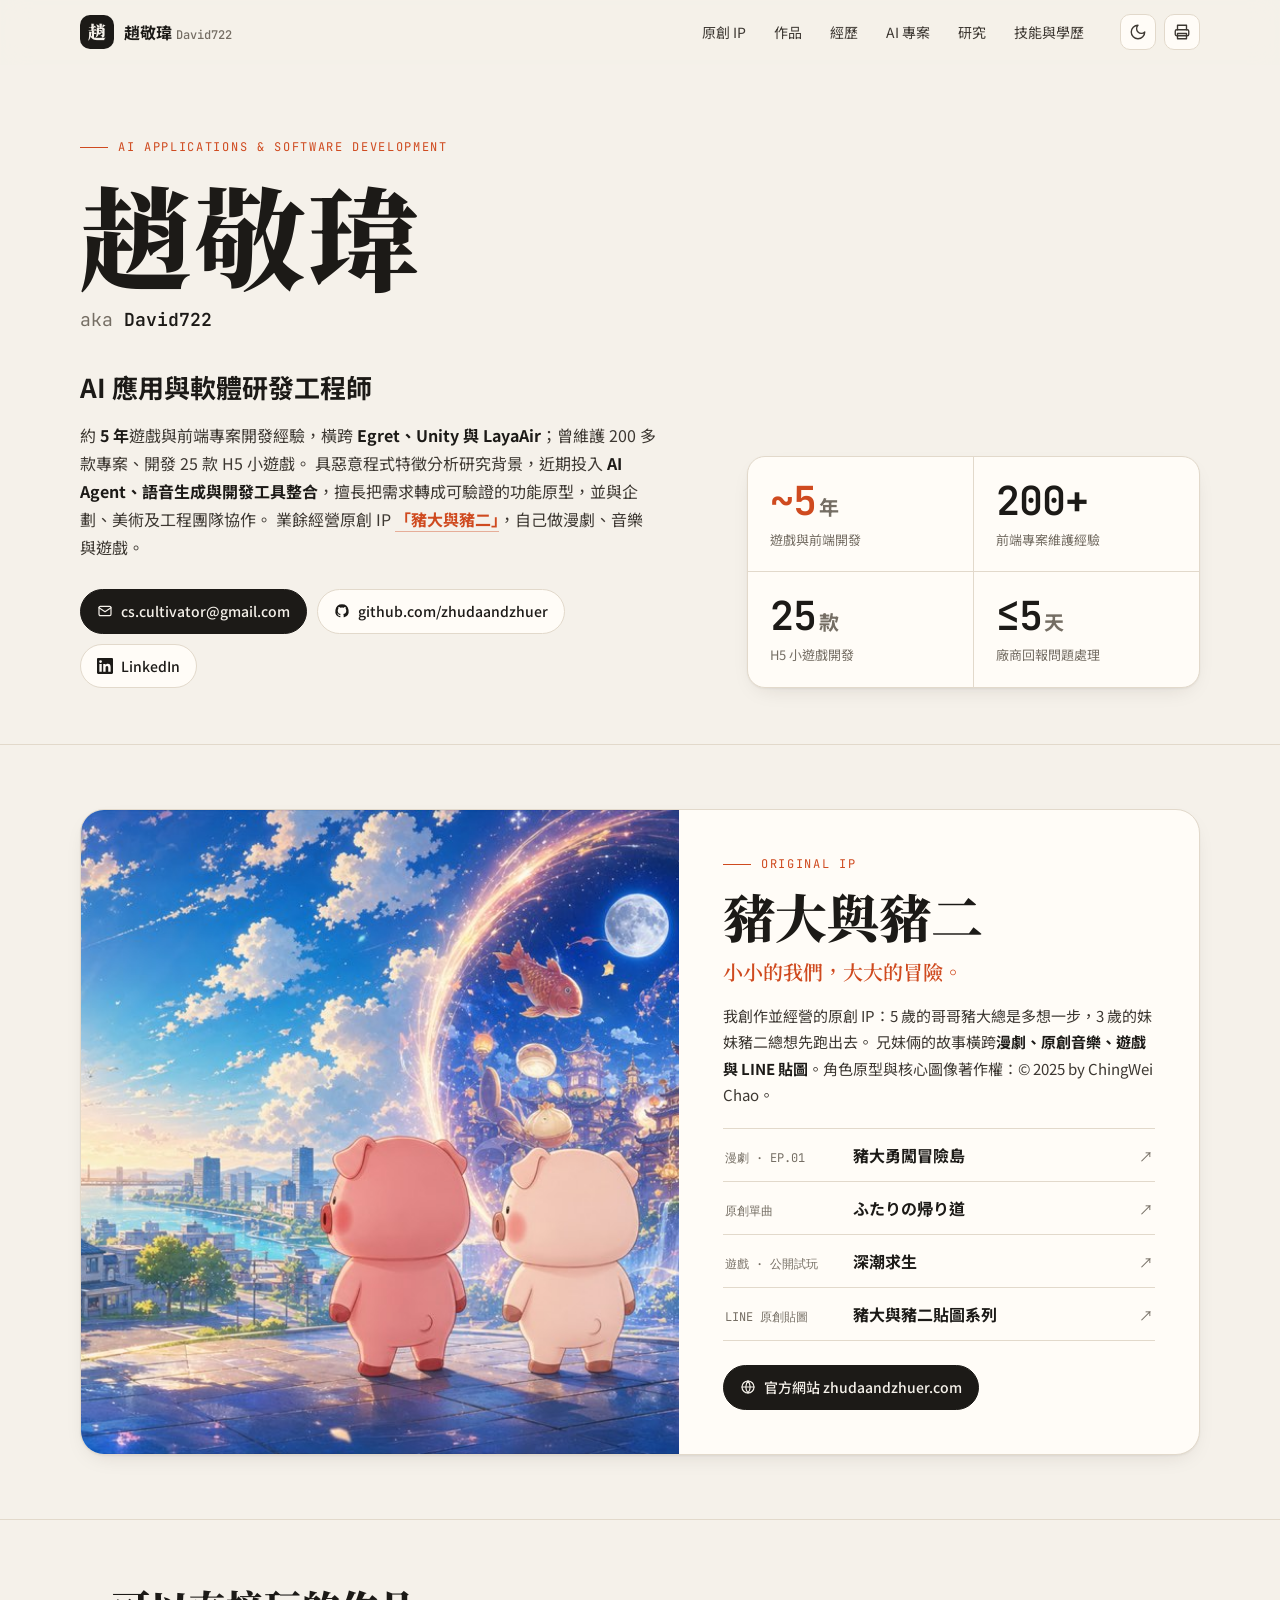
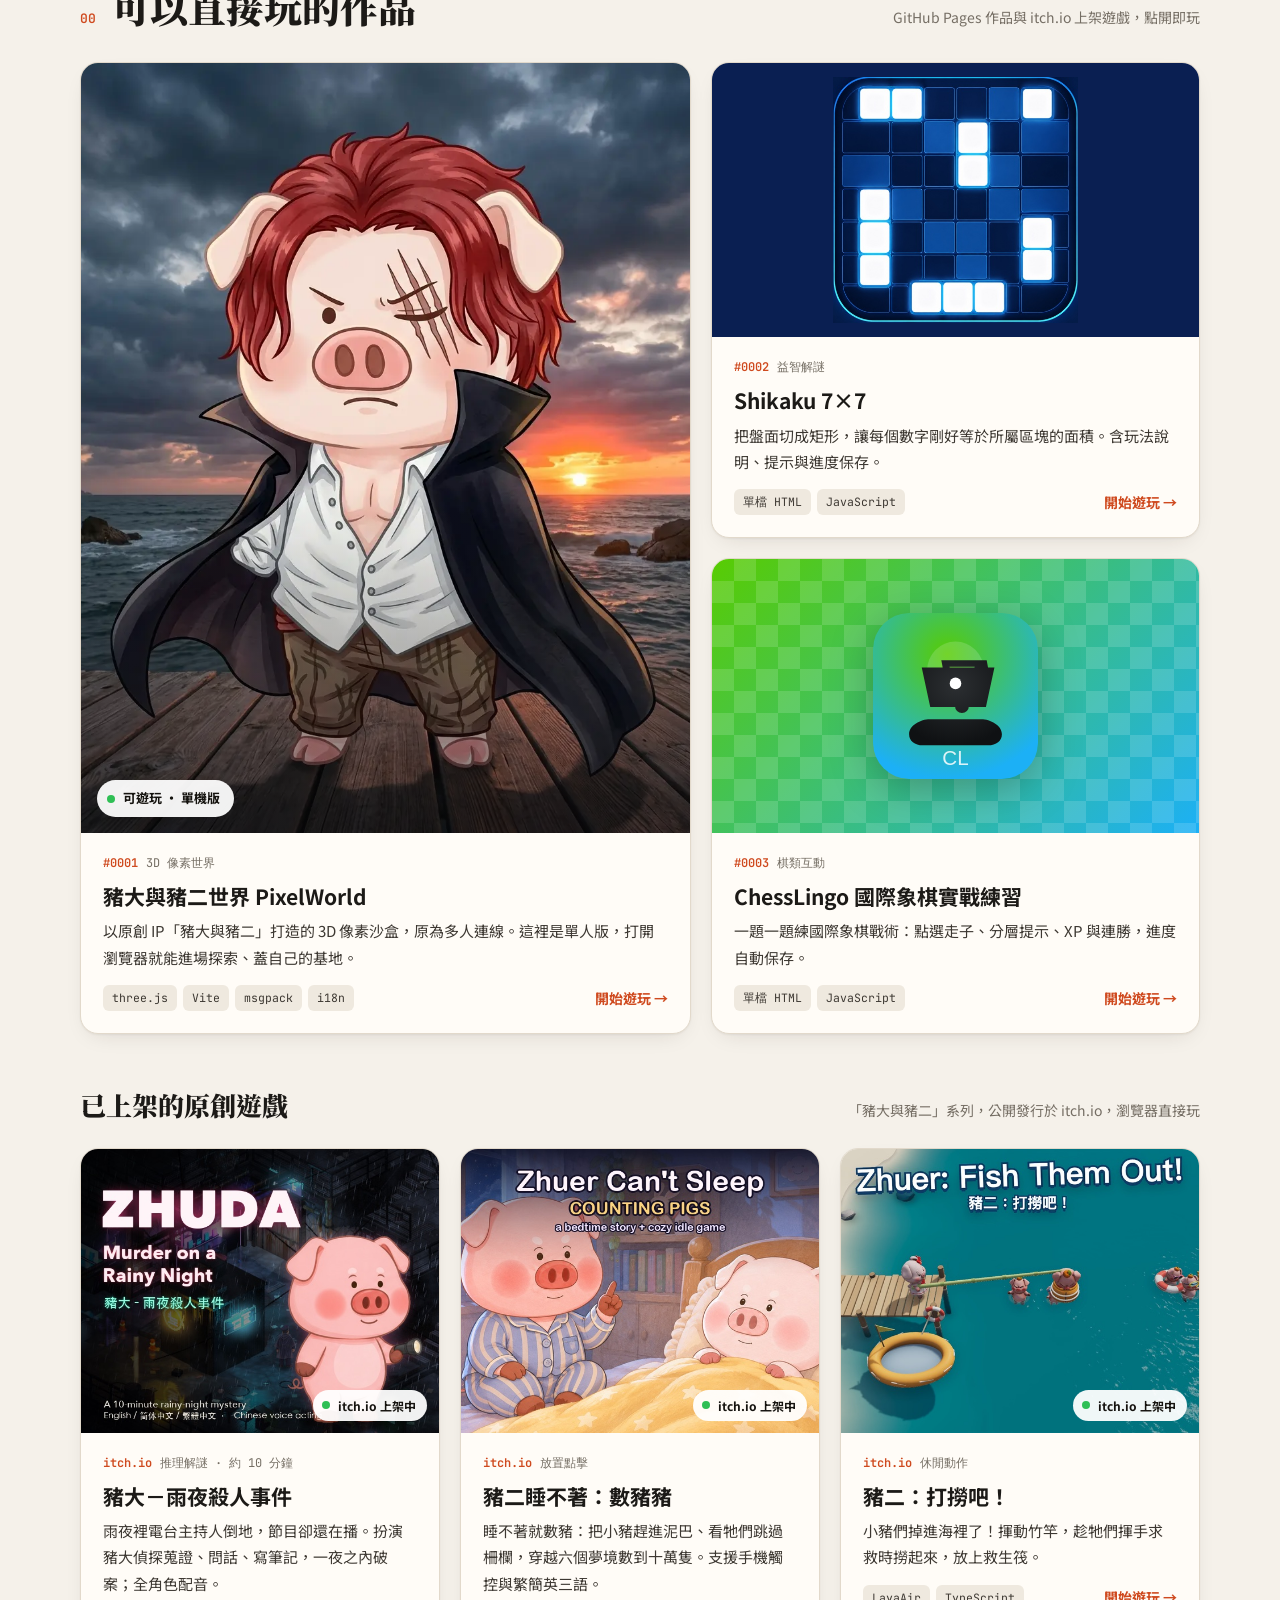
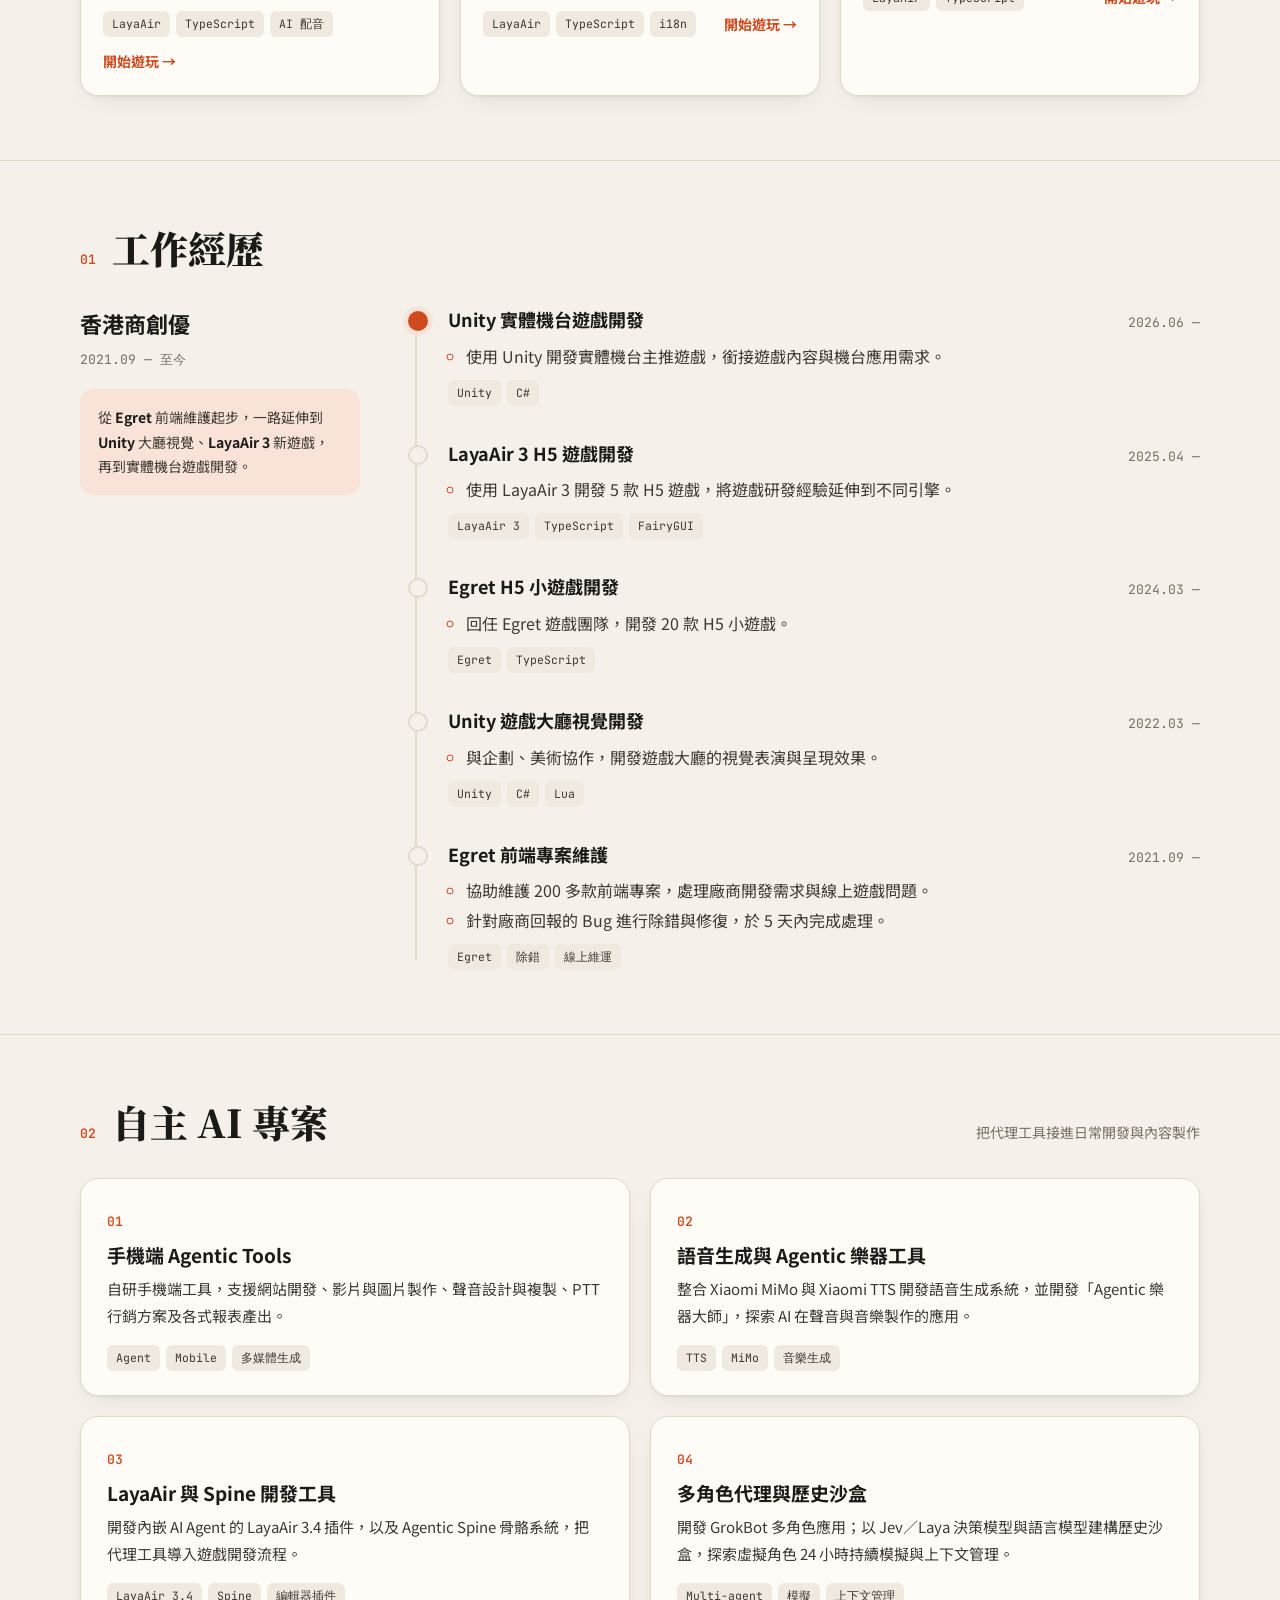
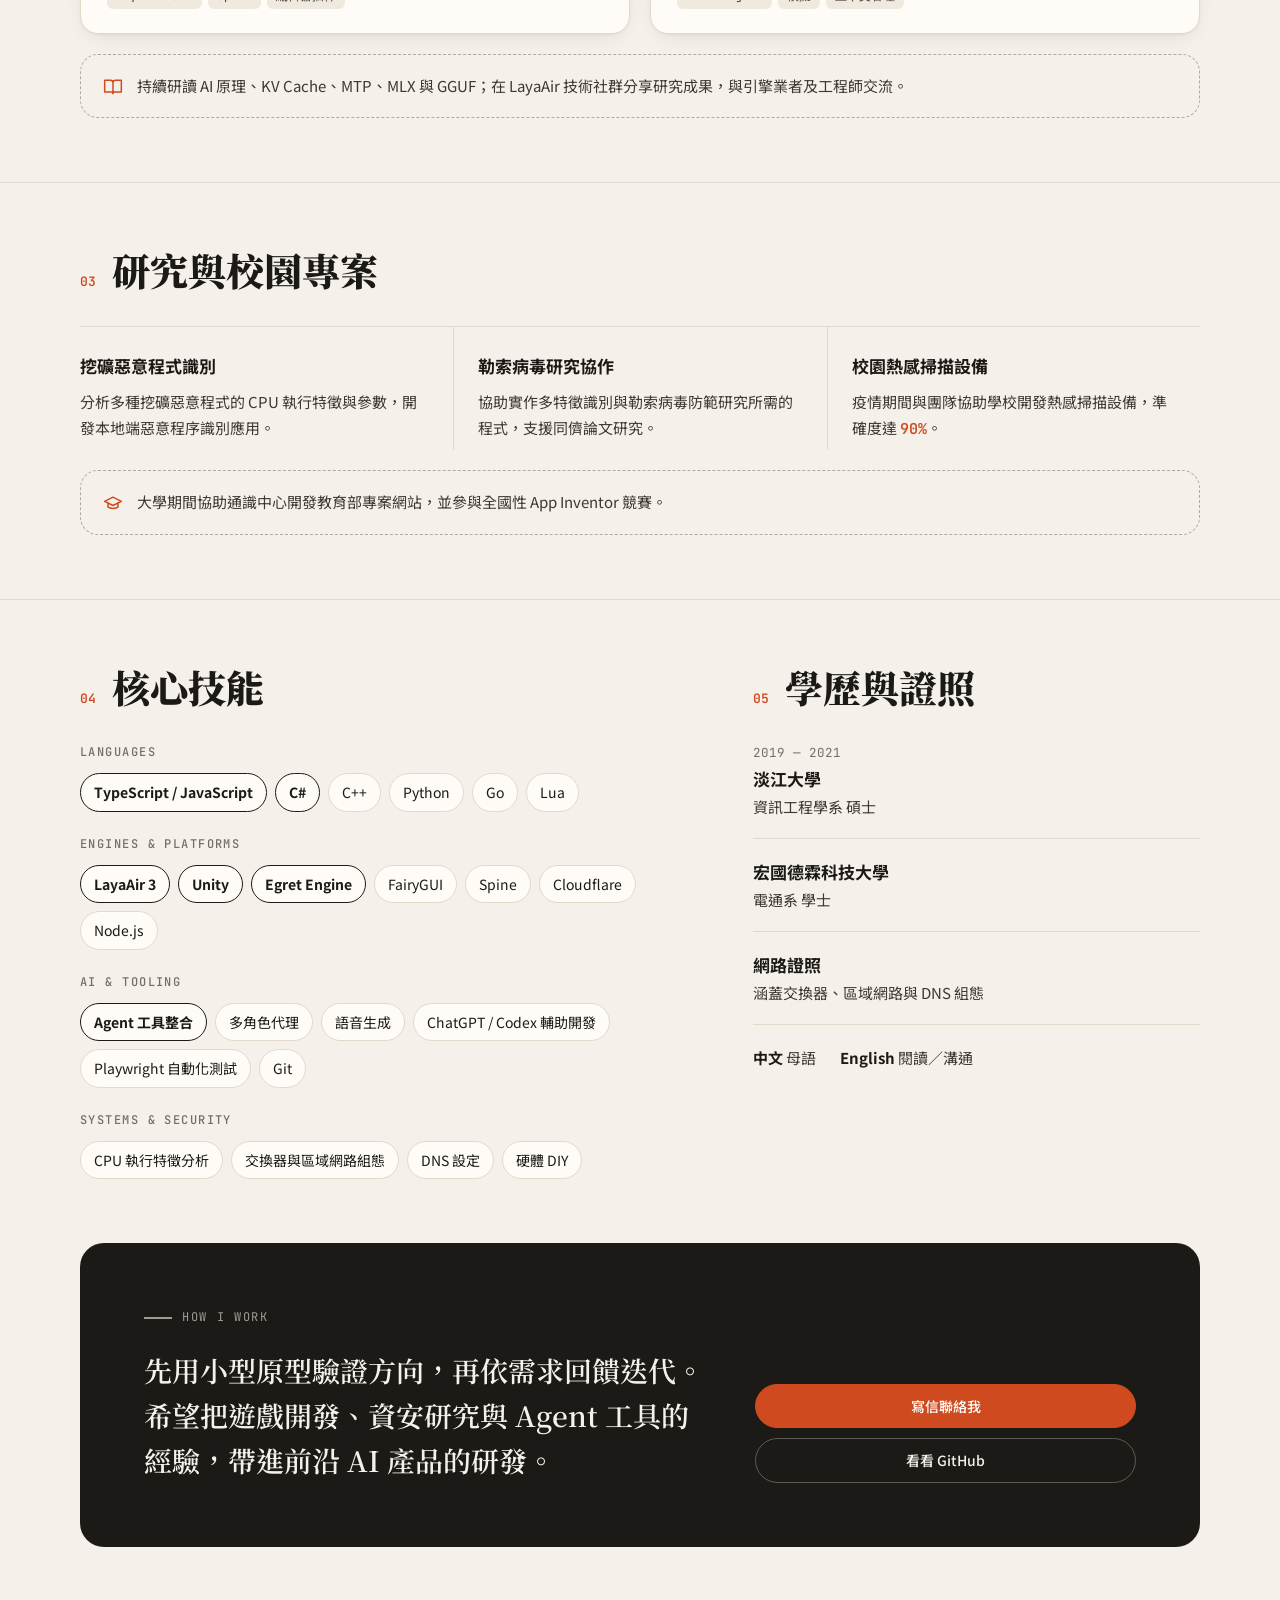
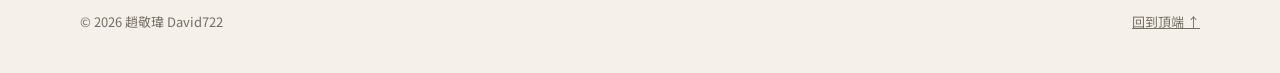
<file: index.html>
<!doctype html>
<html lang="zh-Hant">
<head>
  <meta charset="utf-8" />
  <meta name="viewport" content="width=device-width, initial-scale=1" />
  <title>趙敬瑋 David722｜AI 應用與軟體研發</title>
  <meta name="description" content="趙敬瑋（David722）— AI 應用與軟體研發工程師。約 5 年遊戲與前端開發經驗，橫跨 Egret、Unity、LayaAir，近期投入 AI Agent、語音生成與開發工具整合。" />
  <meta property="og:type" content="profile" />
  <meta property="og:title" content="趙敬瑋 David722｜AI 應用與軟體研發" />
  <meta property="og:description" content="遊戲與前端開發 5 年、200+ 專案維護、25 款 H5 小遊戲，以及可直接遊玩的作品。" />
  <meta property="og:url" content="https://zhudaandzhuer.github.io/" />
  <meta property="og:image" content="https://zhudaandzhuer.github.io/myGames/0001-PixelWorld/images/zhuda-loading.jpeg" />
  <link rel="canonical" href="https://zhudaandzhuer.github.io/" />
  <meta name="author" content="趙敬瑋 ChingWei Chao" />
  <script type="application/ld+json">
  {
    "@context": "https://schema.org",
    "@type": "Person",
    "name": "趙敬瑋",
    "alternateName": ["ChingWei Chao", "David722"],
    "url": "https://zhudaandzhuer.github.io/",
    "jobTitle": "AI 應用與軟體研發工程師",
    "sameAs": [
      "https://github.com/zhudaandzhuer",
      "https://www.linkedin.com/in/%E6%95%AC%E7%91%8B-%E8%B6%99-7991b7415/",
      "https://zhudaandzhuer.com/"
    ],
    "founder": {
      "@type": "Organization",
      "name": "豬大與豬二",
      "url": "https://zhudaandzhuer.com/",
      "foundingDate": "2025"
    },
    "owns": {
      "@type": "CreativeWork",
      "name": "豬大與豬二（原創角色 IP）",
      "url": "https://zhudaandzhuer.com/",
      "copyrightHolder": "ChingWei Chao",
      "copyrightYear": "2025"
    }
  }
  </script>
  <link rel="icon" type="image/png" sizes="256x256" href="./myGames/0001-PixelWorld/images/zhuda-zhuer-favicon-256.png">
  <link rel="apple-touch-icon" sizes="180x180" href="./myGames/0001-PixelWorld/apple-touch-icon-180.png">
  <link rel="preconnect" href="https://fonts.googleapis.com">
  <link rel="preconnect" href="https://fonts.gstatic.com" crossorigin>
  <link href="https://fonts.googleapis.com/css2?family=JetBrains+Mono:wght@400;500;600&family=Noto+Sans+TC:wght@400;500;700&family=Noto+Serif+TC:wght@600;900&display=swap" rel="stylesheet">
  <script>
    (function () {
      try {
        var t = localStorage.getItem("theme");
        if (t === "light" || t === "dark") document.documentElement.setAttribute("data-theme", t);
      } catch (e) {}
      document.documentElement.classList.add("js");
    })();
  </script>
  <style>
    :root {
      --bg: #f5f1ea;
      --surface: #fffcf7;
      --surface-2: #efe9df;
      --ink: #1c1a17;
      --ink-2: #3d3832;
      --muted: #756e64;
      --line: #e2d9cb;
      --accent: #cf4a1f;
      --accent-ink: #ffffff;
      --accent-soft: #f9e3d8;
      --shadow: 0 1px 2px rgba(40, 30, 20, .05), 0 8px 24px -12px rgba(40, 30, 20, .18);
      --radius: 18px;
      --serif: "Noto Serif TC", "Songti TC", serif;
      --sans: "Noto Sans TC", -apple-system, "PingFang TC", "Microsoft JhengHei", sans-serif;
      --mono: "JetBrains Mono", ui-monospace, "SF Mono", Menlo, monospace;
      color-scheme: light;
    }
    @media (prefers-color-scheme: dark) {
      :root:not([data-theme="light"]) {
        --bg: #111214;
        --surface: #191b1e;
        --surface-2: #202327;
        --ink: #eeeae3;
        --ink-2: #cfc9bf;
        --muted: #958f85;
        --line: #2b2e33;
        --accent: #ff7b4f;
        --accent-ink: #1a0d07;
        --accent-soft: #33201a;
        --shadow: 0 1px 2px rgba(0, 0, 0, .3), 0 10px 30px -14px rgba(0, 0, 0, .6);
        color-scheme: dark;
      }
    }
    :root[data-theme="dark"] {
      --bg: #111214;
      --surface: #191b1e;
      --surface-2: #202327;
      --ink: #eeeae3;
      --ink-2: #cfc9bf;
      --muted: #958f85;
      --line: #2b2e33;
      --accent: #ff7b4f;
      --accent-ink: #1a0d07;
      --accent-soft: #33201a;
      --shadow: 0 1px 2px rgba(0, 0, 0, .3), 0 10px 30px -14px rgba(0, 0, 0, .6);
      color-scheme: dark;
    }

    * { box-sizing: border-box; }
    html { scroll-behavior: smooth; scroll-padding-top: 80px; }
    body {
      margin: 0;
      background: var(--bg);
      color: var(--ink);
      font-family: var(--sans);
      font-size: 16px;
      line-height: 1.75;
      -webkit-font-smoothing: antialiased;
      text-rendering: optimizeLegibility;
    }
    a { color: inherit; }
    img { display: block; max-width: 100%; }
    .wrap { width: min(1120px, 100% - 32px); margin-inline: auto; }
    .mono { font-family: var(--mono); }
    .sr-only { position: absolute; width: 1px; height: 1px; overflow: hidden; clip: rect(0 0 0 0); white-space: nowrap; }

    /* ---------- top bar ---------- */
    .topbar {
      position: sticky; top: 0; z-index: 20;
      background: color-mix(in srgb, var(--bg) 82%, transparent);
      backdrop-filter: saturate(1.4) blur(14px);
      -webkit-backdrop-filter: saturate(1.4) blur(14px);
      border-bottom: 1px solid transparent;
      transition: border-color .2s;
    }
    .topbar.scrolled { border-bottom-color: var(--line); }
    .topbar .wrap { display: flex; align-items: center; gap: 24px; height: 64px; }
    .brand { display: flex; align-items: center; gap: 10px; text-decoration: none; font-weight: 700; white-space: nowrap; }
    .brand-mark {
      width: 34px; height: 34px; border-radius: 10px;
      display: grid; place-items: center;
      background: var(--ink); color: var(--bg);
      font-family: var(--serif); font-weight: 900; font-size: 18px;
    }
    .brand small { font-family: var(--mono); font-weight: 500; color: var(--muted); font-size: 12px; }
    .nav { display: flex; gap: 4px; margin-left: auto; }
    .nav a {
      text-decoration: none; font-size: 14px; color: var(--ink-2);
      padding: 6px 12px; border-radius: 999px; transition: background .15s, color .15s;
    }
    .nav a:hover { background: var(--surface-2); color: var(--ink); }
    .icon-btn {
      width: 36px; height: 36px; border-radius: 10px; border: 1px solid var(--line);
      background: var(--surface); color: var(--ink-2); cursor: pointer;
      display: grid; place-items: center; transition: border-color .15s, color .15s;
    }
    .icon-btn:hover { border-color: var(--ink-2); color: var(--ink); }
    .icon-btn svg { width: 18px; height: 18px; }
    .tools { display: flex; gap: 8px; }
    @media (max-width: 820px) { .nav { display: none; } .tools { margin-left: auto; } }

    /* ---------- hero ---------- */
    .hero { padding: 72px 0 56px; }
    .hero-grid { display: grid; grid-template-columns: 1.35fr 1fr; gap: 56px; align-items: end; }
    .eyebrow {
      font-family: var(--mono); font-size: 12px; letter-spacing: .14em; text-transform: uppercase;
      color: var(--accent); display: flex; align-items: center; gap: 10px; margin: 0 0 20px;
    }
    .eyebrow::before { content: ""; width: 28px; height: 1.5px; background: currentColor; }
    .name {
      font-family: var(--serif); font-weight: 900;
      font-size: clamp(56px, 10vw, 112px); line-height: 1; letter-spacing: .02em;
      margin: 0;
    }
    .alias { display: inline-block; margin-top: 14px; font-family: var(--mono); font-size: 18px; color: var(--muted); }
    .alias b { color: var(--ink); font-weight: 600; }
    .role { font-size: clamp(20px, 2.4vw, 26px); font-weight: 700; margin: 28px 0 12px; }
    .summary { color: var(--ink-2); max-width: 36em; margin: 0; }
    .summary strong { color: var(--ink); font-weight: 700; }
    .contacts { display: flex; flex-wrap: wrap; gap: 10px; margin-top: 28px; }
    .chip-link {
      display: inline-flex; align-items: center; gap: 8px;
      padding: 9px 16px; border-radius: 999px; border: 1px solid var(--line);
      background: var(--surface); text-decoration: none; font-size: 14px; font-weight: 500;
      transition: border-color .15s, transform .15s;
    }
    .chip-link:hover { border-color: var(--ink-2); transform: translateY(-1px); }
    .chip-link svg { width: 16px; height: 16px; flex: none; }
    .chip-link.primary { background: var(--ink); color: var(--bg); border-color: var(--ink); }

    .stats { display: grid; grid-template-columns: 1fr 1fr; border: 1px solid var(--line); border-radius: var(--radius); background: var(--surface); overflow: hidden; box-shadow: var(--shadow); }
    .stat { padding: 22px 22px 20px; border-right: 1px solid var(--line); border-bottom: 1px solid var(--line); }
    .stat:nth-child(2n) { border-right: 0; }
    .stat:nth-last-child(-n+2) { border-bottom: 0; }
    .stat-num { font-family: var(--mono); font-weight: 600; font-size: clamp(30px, 3.6vw, 40px); line-height: 1.1; letter-spacing: -.02em; }
    .stat-num span { font-family: var(--sans); font-size: .5em; font-weight: 700; margin-left: 2px; color: var(--muted); }
    .stat-label { font-size: 13px; color: var(--muted); margin-top: 6px; }
    .stat.hl .stat-num { color: var(--accent); }

    @media (max-width: 900px) {
      .hero { padding: 40px 0 40px; }
      .hero-grid { grid-template-columns: 1fr; gap: 36px; }
    }

    /* ---------- sections ---------- */
    section.block { padding: 64px 0; border-top: 1px solid var(--line); }
    .sec-head { display: flex; align-items: baseline; gap: 16px; margin-bottom: 32px; flex-wrap: wrap; }
    .sec-no { font-family: var(--mono); font-size: 13px; color: var(--accent); font-weight: 600; }
    .sec-title { font-family: var(--serif); font-weight: 900; font-size: clamp(28px, 3.4vw, 38px); margin: 0; line-height: 1.2; }
    .sec-sub { color: var(--muted); font-size: 14px; margin: 0; flex-basis: 100%; }
    @media (min-width: 900px) { .sec-sub { flex-basis: auto; margin-left: auto; } }
    @media (max-width: 640px) { section.block { padding: 48px 0; } }

    /* ---------- games ---------- */
    .games { display: grid; grid-template-columns: 1.25fr 1fr; grid-template-rows: auto auto; gap: 20px; }
    .game {
      position: relative; display: flex; flex-direction: column;
      background: var(--surface); border: 1px solid var(--line); border-radius: var(--radius);
      overflow: hidden; text-decoration: none; box-shadow: var(--shadow);
      transition: transform .25s cubic-bezier(.2,.7,.3,1), border-color .2s;
    }
    .game:hover { transform: translateY(-4px); border-color: color-mix(in srgb, var(--ink) 30%, var(--line)); }
    .game:focus-visible { outline: 3px solid var(--accent); outline-offset: 3px; }
    .game.feature { grid-row: span 2; }
    .game-cover { position: relative; overflow: hidden; aspect-ratio: 16 / 9; }
    .game.feature .game-cover { aspect-ratio: auto; flex: 1; min-height: 340px; }
    .game-cover img { width: 100%; height: 100%; object-fit: cover; transition: transform .5s cubic-bezier(.2,.7,.3,1); }
    .game:hover .game-cover img { transform: scale(1.04); }
    .cover-pw img { object-position: 50% 22%; }
    .game.feature .game-cover img { position: absolute; inset: 0; }
    .cover-pw::after { content: ""; position: absolute; inset: 0; background: linear-gradient(180deg, transparent 55%, rgba(10,10,14,.55)); }
    .cover-sk { background: #0a1f52; }
    .cover-sk img { object-fit: contain; padding: 14px; }
    .cover-cl {
      display: grid; place-items: center;
      background:
        conic-gradient(rgba(255,255,255,.14) 25%, transparent 0 50%, rgba(255,255,255,.14) 0 75%, transparent 0) 0 0 / 44px 44px,
        linear-gradient(135deg, #58cc02, #1cb0f6);
    }
    .cover-cl img { width: 34%; height: auto; object-fit: contain; filter: drop-shadow(0 10px 20px rgba(0,0,0,.25)); border-radius: 22%; }
    .play-badge {
      position: absolute; left: 16px; bottom: 16px; z-index: 1;
      display: inline-flex; align-items: center; gap: 8px;
      background: rgba(255,255,255,.94); color: #15130f;
      font-size: 13px; font-weight: 700; padding: 7px 14px 7px 10px; border-radius: 999px;
    }
    .play-badge::before {
      content: ""; width: 8px; height: 8px; border-radius: 50%; background: #2fbf55;
      box-shadow: 0 0 0 0 rgba(47,191,85,.6); animation: pulse 2s infinite;
    }
    @keyframes pulse { 70% { box-shadow: 0 0 0 8px rgba(47,191,85,0); } 100% { box-shadow: 0 0 0 0 rgba(47,191,85,0); } }
    .game-body { padding: 20px 22px 22px; display: flex; flex-direction: column; gap: 8px; }
    .game-meta { display: flex; gap: 8px; align-items: center; font-family: var(--mono); font-size: 12px; color: var(--muted); }
    .game-meta .no { color: var(--accent); font-weight: 600; }
    .game-title { font-size: 21px; font-weight: 700; margin: 0; line-height: 1.35; }
    .game-desc { margin: 0; color: var(--ink-2); font-size: 15px; }
    .game-foot { display: flex; justify-content: space-between; align-items: center; gap: 12px; margin-top: 6px; flex-wrap: wrap; }
    .tags { display: flex; flex-wrap: wrap; gap: 6px; }
    .tag { font-family: var(--mono); font-size: 11.5px; padding: 3px 9px; border-radius: 6px; background: var(--surface-2); color: var(--ink-2); }
    .play { font-weight: 700; font-size: 14px; color: var(--accent); white-space: nowrap; }
    .play::after { content: " →"; transition: margin .2s; }
    .game:hover .play::after { margin-left: 4px; }
    .sub-head { display: flex; flex-wrap: wrap; align-items: baseline; gap: 6px 16px; margin: 48px 0 20px; }
    .sub-title { font-family: var(--serif); font-weight: 900; font-size: clamp(22px, 2.4vw, 26px); margin: 0; }
    .games.shipped { grid-template-columns: repeat(3, 1fr); grid-template-rows: auto; }
    .games.shipped .game-cover { aspect-ratio: 63 / 50; }
    .games.shipped .play-badge { left: auto; right: 12px; bottom: 12px; font-size: 12px; padding: 5px 11px 5px 9px; }
    @media (max-width: 820px) {
      .games, .games.shipped { grid-template-columns: 1fr; }
      .game.feature { grid-row: auto; }
      .game.feature .game-cover { min-height: 0; aspect-ratio: 4 / 3; flex: none; }
    }

    /* ---------- original IP ---------- */
    .inline-link { color: var(--accent); font-weight: 700; text-decoration: none; border-bottom: 1px solid color-mix(in srgb, var(--accent) 40%, transparent); }
    .inline-link:hover { border-bottom-color: var(--accent); }
    .ip-card {
      display: grid; grid-template-columns: 1.15fr 1fr; overflow: hidden;
      background: var(--surface); border: 1px solid var(--line); border-radius: 24px; box-shadow: var(--shadow);
    }
    .ip-visual { position: relative; display: block; overflow: hidden; min-height: 320px; background: #cfe3f5; }
    .ip-visual img { position: absolute; inset: 0; width: 100%; height: 100%; object-fit: cover; object-position: 58% 50%; transition: transform .6s cubic-bezier(.2,.7,.3,1); }
    .ip-visual:hover img { transform: scale(1.03); }
    .ip-body { padding: clamp(24px, 4vw, 44px); display: flex; flex-direction: column; align-items: flex-start; }
    .ip-body .eyebrow { margin-bottom: 12px; }
    .ip-title { font-family: var(--serif); font-weight: 900; font-size: clamp(34px, 4.4vw, 52px); line-height: 1.1; margin: 0; }
    .ip-tagline { font-family: var(--serif); font-weight: 600; font-size: clamp(17px, 1.8vw, 20px); color: var(--accent); margin: 10px 0 0; }
    .ip-desc { color: var(--ink-2); margin: 14px 0 20px; font-size: 15px; }
    .ip-desc strong { color: var(--ink); }
    .ip-works { list-style: none; margin: 0 0 24px; padding: 0; width: 100%; border-top: 1px solid var(--line); }
    .ip-works a {
      display: flex; justify-content: space-between; align-items: baseline; gap: 16px;
      padding: 12px 2px; border-bottom: 1px solid var(--line); text-decoration: none; transition: padding .2s;
    }
    .ip-works a:hover { padding-left: 8px; }
    .ip-works a::after { content: "↗"; color: var(--muted); font-size: 14px; margin-left: auto; }
    .ip-works a:hover::after { color: var(--accent); }
    .ip-kind { font-family: var(--mono); font-size: 12px; color: var(--muted); white-space: nowrap; min-width: 112px; }
    .ip-name { font-weight: 700; flex: 1; }
    @media (max-width: 860px) {
      .ip-card { grid-template-columns: 1fr; }
      .ip-visual { min-height: 0; aspect-ratio: 16 / 9; }
    }
    @media (max-width: 420px) { .ip-kind { min-width: 96px; } }

    /* ---------- experience ---------- */
    .exp { display: grid; grid-template-columns: 280px 1fr; gap: 48px; }
    .company { position: sticky; top: 96px; align-self: start; }
    .company-name { font-size: 22px; font-weight: 700; margin: 0 0 6px; }
    .company-range { font-family: var(--mono); font-size: 13px; color: var(--muted); }
    .company-note { margin-top: 18px; padding: 16px 18px; border-radius: 14px; background: var(--accent-soft); font-size: 14px; color: var(--ink-2); }
    .company-note b { color: var(--ink); }
    .timeline { list-style: none; margin: 0; padding: 0; position: relative; }
    .timeline::before { content: ""; position: absolute; left: 7px; top: 10px; bottom: 10px; width: 1.5px; background: var(--line); }
    .tl-item { position: relative; padding: 0 0 32px 40px; }
    .tl-item:last-child { padding-bottom: 0; }
    .tl-item::before {
      content: ""; position: absolute; left: 0; top: 7px; width: 16px; height: 16px; border-radius: 50%;
      background: var(--bg); border: 2px solid var(--line);
    }
    .tl-item.now::before { border-color: var(--accent); background: var(--accent); box-shadow: 0 0 0 5px var(--accent-soft); }
    .tl-head { display: flex; align-items: baseline; justify-content: space-between; gap: 16px; flex-wrap: wrap; }
    .tl-title { font-size: 18px; font-weight: 700; margin: 0; }
    .tl-date { font-family: var(--mono); font-size: 13px; color: var(--muted); white-space: nowrap; }
    .tl-item ul { margin: 6px 0 0; padding-left: 1.1em; color: var(--ink-2); }
    .tl-item li { margin: 2px 0; }
    .tl-item li::marker { color: var(--accent); }
    .tl-item .tags { margin-top: 10px; }
    @media (max-width: 820px) {
      .exp { grid-template-columns: 1fr; gap: 28px; }
      .company { position: static; }
    }

    /* ---------- AI projects ---------- */
    .cards { display: grid; grid-template-columns: repeat(2, 1fr); gap: 20px; }
    .card {
      background: var(--surface); border: 1px solid var(--line); border-radius: var(--radius);
      padding: 26px 26px 24px; box-shadow: var(--shadow);
    }
    .card-no { font-family: var(--mono); font-size: 13px; color: var(--accent); font-weight: 600; }
    .card h3 { font-size: 19px; margin: 8px 0 8px; line-height: 1.4; }
    .card p { margin: 0; color: var(--ink-2); font-size: 15px; }
    .card .tags { margin-top: 16px; }
    .note-strip {
      margin-top: 20px; padding: 18px 22px; border-radius: var(--radius);
      border: 1px dashed color-mix(in srgb, var(--ink) 25%, var(--line));
      display: flex; gap: 14px; align-items: flex-start; color: var(--ink-2); font-size: 15px;
    }
    .note-strip svg { width: 20px; height: 20px; flex: none; margin-top: 4px; color: var(--accent); }
    @media (max-width: 760px) { .cards { grid-template-columns: 1fr; } .card { padding: 22px; } }

    /* ---------- research ---------- */
    .research { display: grid; grid-template-columns: repeat(3, 1fr); gap: 0; border-top: 1px solid var(--line); }
    .rs { padding: 24px 24px 8px 0; }
    .rs + .rs { padding-left: 24px; border-left: 1px solid var(--line); }
    .rs h3 { font-size: 17px; margin: 0 0 8px; }
    .rs p { margin: 0; font-size: 15px; color: var(--ink-2); }
    .rs .kpi { font-family: var(--mono); color: var(--accent); font-weight: 600; }
    @media (max-width: 820px) {
      .research { grid-template-columns: 1fr; }
      .rs, .rs + .rs { padding: 20px 0; border-left: 0; border-bottom: 1px solid var(--line); }
    }

    /* ---------- skills + edu ---------- */
    .two-col { display: grid; grid-template-columns: 1.4fr 1fr; gap: 48px; }
    .skill-group + .skill-group { margin-top: 22px; }
    .skill-group h3 { font-family: var(--mono); font-size: 12px; letter-spacing: .12em; text-transform: uppercase; color: var(--muted); font-weight: 500; margin: 0 0 10px; }
    .skill-list { display: flex; flex-wrap: wrap; gap: 8px; list-style: none; margin: 0; padding: 0; }
    .skill-list li {
      font-size: 14px; padding: 6px 13px; border-radius: 999px;
      border: 1px solid var(--line); background: var(--surface);
    }
    .skill-list li.core { border-color: var(--ink); font-weight: 700; }
    .edu { list-style: none; margin: 0; padding: 0; }
    .edu li { padding: 18px 0; border-bottom: 1px solid var(--line); }
    .edu li:first-child { padding-top: 0; }
    .edu .school { font-weight: 700; font-size: 17px; }
    .edu .deg { color: var(--ink-2); font-size: 15px; }
    .edu .yr { font-family: var(--mono); font-size: 12.5px; color: var(--muted); }
    .langs { margin-top: 20px; display: flex; gap: 24px; font-size: 15px; color: var(--ink-2); }
    .langs b { color: var(--ink); }
    @media (max-width: 820px) { .two-col { grid-template-columns: 1fr; gap: 40px; } }

    /* ---------- closing ---------- */
    .closing {
      background: var(--ink); color: var(--bg); border-radius: 24px;
      padding: clamp(32px, 6vw, 64px); margin: 0 0 64px;
      display: grid; grid-template-columns: 1.5fr 1fr; gap: 40px; align-items: end;
    }
    .closing .eyebrow { color: color-mix(in srgb, var(--bg) 60%, var(--ink)); }
    .closing blockquote {
      margin: 0; font-family: var(--serif); font-weight: 600;
      font-size: clamp(20px, 2.6vw, 28px); line-height: 1.6;
    }
    .closing .actions { display: flex; flex-direction: column; gap: 10px; }
    .closing .chip-link { background: transparent; color: var(--bg); border-color: color-mix(in srgb, var(--bg) 30%, var(--ink)); justify-content: center; }
    .closing .chip-link:hover { border-color: var(--bg); }
    .closing .chip-link.primary { background: var(--accent); color: var(--accent-ink); border-color: var(--accent); }
    @media (max-width: 820px) { .closing { grid-template-columns: 1fr; border-radius: 18px; } }

    footer { padding: 0 0 40px; color: var(--muted); font-size: 13px; }
    footer .wrap { display: flex; justify-content: space-between; gap: 16px; flex-wrap: wrap; }

    /* ---------- reveal ---------- */
    .js .reveal { opacity: 0; transform: translateY(14px); transition: opacity .6s ease, transform .6s cubic-bezier(.2,.7,.3,1); }
    .js .reveal.in { opacity: 1; transform: none; }
    @media (prefers-reduced-motion: reduce) {
      html { scroll-behavior: auto; }
      .js .reveal { opacity: 1; transform: none; transition: none; }
      .play-badge::before { animation: none; }
      .game, .game-cover img, .chip-link { transition: none; }
    }

    /* ---------- print ---------- */
    @media print {
      @page { size: A4; margin: 14mm 14mm; }
      :root { --bg: #fff; --surface: #fff; --surface-2: #f2f2f2; --ink: #111; --ink-2: #333; --muted: #666; --line: #ddd; --accent: #b23c14; --accent-soft: #f6e6de; --shadow: none; }
      body { font-size: 10.5pt; line-height: 1.6; }
      .topbar, .closing .actions, .play-badge, .no-print { display: none !important; }
      .js .reveal { opacity: 1; transform: none; }
      .hero { padding: 0 0 16px; }
      .name { font-size: 40pt; }
      section.block { padding: 18px 0; break-inside: avoid-page; }
      .games { grid-template-columns: repeat(3, 1fr); }
      .game.feature { grid-row: auto; }
      .game-cover, .game.feature .game-cover { display: none; }
      .game::after { content: attr(href); font-family: var(--mono); font-size: 8pt; color: var(--muted); padding: 0 22px 16px; word-break: break-all; }
      .company { position: static; }
      .ip-card { grid-template-columns: 1fr; }
      .ip-visual { display: none; }
      .ip-body .chip-link::after { content: " (https://zhudaandzhuer.com)"; }
      .card, .game, .stats, .ip-card { break-inside: avoid; }
      .closing { background: none; color: var(--ink); border: 1px solid var(--line); padding: 18px; margin: 0; }
      .closing .eyebrow { color: var(--accent); }
      footer { display: none; }
    }
  </style>
</head>
<body>
  <header class="topbar" id="top">
    <div class="wrap">
      <a class="brand" href="#top" aria-label="回到頂端">
        <span class="brand-mark" aria-hidden="true">趙</span>
        <span>趙敬瑋 <small>David722</small></span>
      </a>
      <nav class="nav" aria-label="頁面導覽">
        <a href="#ip">原創 IP</a>
        <a href="#works">作品</a>
        <a href="#experience">經歷</a>
        <a href="#ai">AI 專案</a>
        <a href="#research">研究</a>
        <a href="#skills">技能與學歷</a>
      </nav>
      <div class="tools">
        <button class="icon-btn" id="themeBtn" type="button" aria-label="切換深淺色">
          <svg viewBox="0 0 24 24" fill="none" stroke="currentColor" stroke-width="1.8" stroke-linecap="round" stroke-linejoin="round" aria-hidden="true"><path d="M12 3a6 6 0 0 0 9 9 9 9 0 1 1-9-9Z"/></svg>
        </button>
        <button class="icon-btn" id="printBtn" type="button" aria-label="列印或另存 PDF">
          <svg viewBox="0 0 24 24" fill="none" stroke="currentColor" stroke-width="1.8" stroke-linecap="round" stroke-linejoin="round" aria-hidden="true"><path d="M6 9V3h12v6"/><rect x="3" y="9" width="18" height="8" rx="2"/><path d="M6 14h12v7H6z"/></svg>
        </button>
      </div>
    </div>
  </header>

  <main itemscope itemtype="https://schema.org/Person">
    <!-- ===== Hero ===== -->
    <section class="hero">
      <div class="wrap hero-grid">
        <div class="reveal">
          <p class="eyebrow">AI Applications &amp; Software Development</p>
          <h1 class="name" itemprop="name">趙敬瑋</h1>
          <span class="alias">aka <b itemprop="alternateName">David722</b></span>
          <p class="role" itemprop="jobTitle">AI 應用與軟體研發工程師</p>
          <p class="summary" itemprop="description">
            約 <strong>5 年</strong>遊戲與前端專案開發經驗，橫跨 <strong>Egret、Unity 與 LayaAir</strong>；曾維護 200 多款專案、開發 25 款 H5 小遊戲。
            具惡意程式特徵分析研究背景，近期投入 <strong>AI Agent、語音生成與開發工具整合</strong>，擅長把需求轉成可驗證的功能原型，並與企劃、美術及工程團隊協作。
            業餘經營原創 IP <a class="inline-link" href="https://zhudaandzhuer.com/" target="_blank" rel="noopener">「豬大與豬二」</a>，自己做漫劇、音樂與遊戲。
          </p>
          <div class="contacts">
            <a class="chip-link primary" href="mailto:cs.cultivator@gmail.com" itemprop="email">
              <svg viewBox="0 0 24 24" fill="none" stroke="currentColor" stroke-width="1.8" stroke-linecap="round" stroke-linejoin="round" aria-hidden="true"><rect x="3" y="5" width="18" height="14" rx="2"/><path d="m3 7 9 6 9-6"/></svg>
              cs.cultivator@gmail.com
            </a>
            <a class="chip-link" href="https://github.com/zhudaandzhuer" target="_blank" rel="noopener" itemprop="sameAs">
              <svg viewBox="0 0 24 24" fill="currentColor" aria-hidden="true"><path d="M12 2a10 10 0 0 0-3.16 19.49c.5.09.68-.22.68-.48v-1.7c-2.78.6-3.37-1.34-3.37-1.34-.45-1.16-1.11-1.47-1.11-1.47-.91-.62.07-.61.07-.61 1 .07 1.53 1.03 1.53 1.03.9 1.52 2.34 1.08 2.91.83.09-.65.35-1.09.63-1.34-2.22-.25-4.55-1.11-4.55-4.94 0-1.09.39-1.98 1.03-2.68-.1-.25-.45-1.27.1-2.65 0 0 .84-.27 2.75 1.02a9.5 9.5 0 0 1 5 0c1.91-1.29 2.75-1.02 2.75-1.02.55 1.38.2 2.4.1 2.65.64.7 1.03 1.59 1.03 2.68 0 3.84-2.34 4.68-4.57 4.93.36.31.68.92.68 1.85v2.74c0 .27.18.58.69.48A10 10 0 0 0 12 2Z"/></svg>
              github.com/zhudaandzhuer
            </a>
            <a class="chip-link" href="https://www.linkedin.com/in/%E6%95%AC%E7%91%8B-%E8%B6%99-7991b7415/" target="_blank" rel="noopener" itemprop="sameAs">
              <svg viewBox="0 0 24 24" fill="currentColor" aria-hidden="true"><path d="M20.45 20.45h-3.56v-5.57c0-1.33-.02-3.04-1.85-3.04-1.85 0-2.14 1.45-2.14 2.94v5.67H9.35V9h3.41v1.56h.05c.48-.9 1.64-1.85 3.37-1.85 3.6 0 4.27 2.37 4.27 5.46v6.28ZM5.34 7.43a2.06 2.06 0 1 1 0-4.13 2.06 2.06 0 0 1 0 4.13ZM7.12 20.45H3.56V9h3.56v11.45ZM22.22 0H1.77C.79 0 0 .77 0 1.73v20.54C0 23.23.79 24 1.77 24h20.45c.98 0 1.78-.77 1.78-1.73V1.73C24 .77 23.2 0 22.22 0Z"/></svg>
              LinkedIn
            </a>
          </div>
        </div>
        <div class="stats reveal" aria-label="重點數字">
          <div class="stat hl"><div class="stat-num">~5<span>年</span></div><div class="stat-label">遊戲與前端開發</div></div>
          <div class="stat"><div class="stat-num">200+</div><div class="stat-label">前端專案維護經驗</div></div>
          <div class="stat"><div class="stat-num">25<span>款</span></div><div class="stat-label">H5 小遊戲開發</div></div>
          <div class="stat"><div class="stat-num">≤5<span>天</span></div><div class="stat-label">廠商回報問題處理</div></div>
        </div>
      </div>
    </section>

    <!-- ===== Original IP ===== -->
    <section class="block ip" id="ip">
      <div class="wrap">
        <div class="ip-card reveal">
          <a class="ip-visual" href="https://zhudaandzhuer.com/" target="_blank" rel="noopener" aria-label="前往豬大與豬二官方網站">
            <img src="./assets/img/zhuda-zhuer-ip.jpg" alt="豬大與豬二的主視覺：兩隻小豬站在海港城市前，望向夢幻的奇幻世界" width="1200" height="625" loading="lazy">
          </a>
          <div class="ip-body">
            <p class="eyebrow">Original IP</p>
            <h2 class="ip-title">豬大與豬二</h2>
            <p class="ip-tagline">小小的我們，大大的冒險。</p>
            <p class="ip-desc">
              我創作並經營的原創 IP：5 歲的哥哥豬大總是多想一步，3 歲的妹妹豬二總想先跑出去。
              兄妹倆的故事橫跨<strong>漫劇、原創音樂、遊戲與 LINE 貼圖</strong>。角色原型與核心圖像著作權：© 2025 by ChingWei Chao。
            </p>
            <ul class="ip-works">
              <li>
                <a href="https://zhudaandzhuer.com/manga-drama/" target="_blank" rel="noopener">
                  <span class="ip-kind">漫劇 · EP.01</span>
                  <span class="ip-name">豬大勇闖冒險島</span>
                </a>
              </li>
              <li>
                <a href="https://zhudaandzhuer.com/music/" target="_blank" rel="noopener">
                  <span class="ip-kind">原創單曲</span>
                  <span class="ip-name" lang="ja">ふたりの帰り道</span>
                </a>
              </li>
              <li>
                <a href="https://game.qianlongxundao.com/play/zhuda-deep-tide/" target="_blank" rel="noopener">
                  <span class="ip-kind">遊戲 · 公開試玩</span>
                  <span class="ip-name">深潮求生</span>
                </a>
              </li>
              <li>
                <a href="https://line.me/S/shop/sticker/author/5915493" target="_blank" rel="noopener">
                  <span class="ip-kind">LINE 原創貼圖</span>
                  <span class="ip-name">豬大與豬二貼圖系列</span>
                </a>
              </li>
            </ul>
            <a class="chip-link primary" href="https://zhudaandzhuer.com/" target="_blank" rel="noopener">
              <svg viewBox="0 0 24 24" fill="none" stroke="currentColor" stroke-width="1.8" stroke-linecap="round" stroke-linejoin="round" aria-hidden="true"><circle cx="12" cy="12" r="9"/><path d="M3 12h18M12 3a14 14 0 0 1 0 18M12 3a14 14 0 0 0 0 18"/></svg>
              官方網站 zhudaandzhuer.com
            </a>
          </div>
        </div>
      </div>
    </section>

    <!-- ===== Works ===== -->
    <section class="block" id="works">
      <div class="wrap">
        <div class="sec-head reveal">
          <span class="sec-no">00</span>
          <h2 class="sec-title">可以直接玩的作品</h2>
          <p class="sec-sub">GitHub Pages 作品與 itch.io 上架遊戲，點開即玩</p>
        </div>
        <div class="games">
          <a class="game feature reveal" href="./myGames/0001-PixelWorld/index.html" target="_blank" rel="noopener">
            <div class="game-cover cover-pw">
              <img src="./myGames/0001-PixelWorld/images/zhuda-loading.webp" alt="豬大與豬二世界的主視覺：紅髮披風的小豬站在海邊碼頭" width="928" height="1151">
              <span class="play-badge">可遊玩 · 單機版</span>
            </div>
            <div class="game-body">
              <div class="game-meta"><span class="no">#0001</span><span>3D 像素世界</span></div>
              <h3 class="game-title">豬大與豬二世界 PixelWorld</h3>
              <p class="game-desc">以原創 IP「豬大與豬二」打造的 3D 像素沙盒，原為多人連線。這裡是單人版，打開瀏覽器就能進場探索、蓋自己的基地。</p>
              <div class="game-foot">
                <div class="tags"><span class="tag">three.js</span><span class="tag">Vite</span><span class="tag">msgpack</span><span class="tag">i18n</span></div>
                <span class="play">開始遊玩</span>
              </div>
            </div>
          </a>
          <a class="game reveal" href="./myGames/0002-Shikaku/index.html" target="_blank" rel="noopener">
            <div class="game-cover cover-sk">
              <img src="./assets/img/shikaku-cover.jpg" alt="Shikaku 7×7 圖示：發光的方格盤面" width="480" height="480" loading="lazy">
            </div>
            <div class="game-body">
              <div class="game-meta"><span class="no">#0002</span><span>益智解謎</span></div>
              <h3 class="game-title">Shikaku 7×7</h3>
              <p class="game-desc">把盤面切成矩形，讓每個數字剛好等於所屬區塊的面積。含玩法說明、提示與進度保存。</p>
              <div class="game-foot">
                <div class="tags"><span class="tag">單檔 HTML</span><span class="tag">JavaScript</span></div>
                <span class="play">開始遊玩</span>
              </div>
            </div>
          </a>
          <a class="game reveal" href="./myGames/0003-ChessLingo/index.html" target="_blank" rel="noopener">
            <div class="game-cover cover-cl">
              <img src="./myGames/0003-ChessLingo/assets/chesslingo-favicon.svg" alt="ChessLingo 圖示" width="128" height="128" loading="lazy">
            </div>
            <div class="game-body">
              <div class="game-meta"><span class="no">#0003</span><span>棋類互動</span></div>
              <h3 class="game-title">ChessLingo 國際象棋實戰練習</h3>
              <p class="game-desc">一題一題練國際象棋戰術：點選走子、分層提示、XP 與連勝，進度自動保存。</p>
              <div class="game-foot">
                <div class="tags"><span class="tag">單檔 HTML</span><span class="tag">JavaScript</span></div>
                <span class="play">開始遊玩</span>
              </div>
            </div>
          </a>
        </div>

        <div class="sub-head reveal">
          <h3 class="sub-title">已上架的原創遊戲</h3>
          <p class="sec-sub">「豬大與豬二」系列，公開發行於 itch.io，瀏覽器直接玩</p>
        </div>
        <div class="games shipped">
          <a class="game reveal" href="https://zhudaandzhuer.itch.io/zhuda-rainy-night-murder" target="_blank" rel="noopener">
            <div class="game-cover">
              <img src="./assets/img/rainy-night-cover.jpg" alt="豬大－雨夜殺人事件封面：雨夜中的豬大偵探" width="630" height="500" loading="lazy">
              <span class="play-badge">itch.io 上架中</span>
            </div>
            <div class="game-body">
              <div class="game-meta"><span class="no">itch.io</span><span>推理解謎 · 約 10 分鐘</span></div>
              <h3 class="game-title">豬大－雨夜殺人事件</h3>
              <p class="game-desc">雨夜裡電台主持人倒地，節目卻還在播。扮演豬大偵探蒐證、問話、寫筆記，一夜之內破案；全角色配音。</p>
              <div class="game-foot">
                <div class="tags"><span class="tag">LayaAir</span><span class="tag">TypeScript</span><span class="tag">AI 配音</span></div>
                <span class="play">開始遊玩</span>
              </div>
            </div>
          </a>
          <a class="game reveal" href="https://zhudaandzhuer.itch.io/zhuer-cant-sleep-counting-pigs" target="_blank" rel="noopener">
            <div class="game-cover">
              <img src="./assets/img/counting-pigs-cover.jpg" alt="豬二睡不著：數豬豬封面：小豬跳過柵欄" width="630" height="500" loading="lazy">
              <span class="play-badge">itch.io 上架中</span>
            </div>
            <div class="game-body">
              <div class="game-meta"><span class="no">itch.io</span><span>放置點擊</span></div>
              <h3 class="game-title">豬二睡不著：數豬豬</h3>
              <p class="game-desc">睡不著就數豬：把小豬趕進泥巴、看牠們跳過柵欄，穿越六個夢境數到十萬隻。支援手機觸控與繁簡英三語。</p>
              <div class="game-foot">
                <div class="tags"><span class="tag">LayaAir</span><span class="tag">TypeScript</span><span class="tag">i18n</span></div>
                <span class="play">開始遊玩</span>
              </div>
            </div>
          </a>
          <a class="game reveal" href="https://zhudaandzhuer.itch.io/zhuer-fish-them-out" target="_blank" rel="noopener">
            <div class="game-cover">
              <img src="./assets/img/fish-them-out-cover.jpg" alt="豬二：打撈吧！封面：海上揮動竹竿救小豬" width="630" height="500" loading="lazy">
              <span class="play-badge">itch.io 上架中</span>
            </div>
            <div class="game-body">
              <div class="game-meta"><span class="no">itch.io</span><span>休閒動作</span></div>
              <h3 class="game-title">豬二：打撈吧！</h3>
              <p class="game-desc">小豬們掉進海裡了！揮動竹竿，趁牠們揮手求救時撈起來，放上救生筏。</p>
              <div class="game-foot">
                <div class="tags"><span class="tag">LayaAir</span><span class="tag">TypeScript</span></div>
                <span class="play">開始遊玩</span>
              </div>
            </div>
          </a>
        </div>
      </div>
    </section>

    <!-- ===== Experience ===== -->
    <section class="block" id="experience">
      <div class="wrap">
        <div class="sec-head reveal">
          <span class="sec-no">01</span>
          <h2 class="sec-title">工作經歷</h2>
        </div>
        <div class="exp">
          <div class="company reveal" itemprop="worksFor" itemscope itemtype="https://schema.org/Organization">
            <p class="company-name" itemprop="name">香港商創優</p>
            <div class="company-range">2021.09 — 至今</div>
            <div class="company-note">
              從 <b>Egret</b> 前端維護起步，一路延伸到 <b>Unity</b> 大廳視覺、<b>LayaAir 3</b> 新遊戲，再到實體機台遊戲開發。
            </div>
          </div>
          <ol class="timeline">
            <li class="tl-item now reveal">
              <div class="tl-head"><h3 class="tl-title">Unity 實體機台遊戲開發</h3><span class="tl-date">2026.06 —</span></div>
              <ul><li>使用 Unity 開發實體機台主推遊戲，銜接遊戲內容與機台應用需求。</li></ul>
              <div class="tags"><span class="tag">Unity</span><span class="tag">C#</span></div>
            </li>
            <li class="tl-item reveal">
              <div class="tl-head"><h3 class="tl-title">LayaAir 3 H5 遊戲開發</h3><span class="tl-date">2025.04 —</span></div>
              <ul><li>使用 LayaAir 3 開發 5 款 H5 遊戲，將遊戲研發經驗延伸到不同引擎。</li></ul>
              <div class="tags"><span class="tag">LayaAir 3</span><span class="tag">TypeScript</span><span class="tag">FairyGUI</span></div>
            </li>
            <li class="tl-item reveal">
              <div class="tl-head"><h3 class="tl-title">Egret H5 小遊戲開發</h3><span class="tl-date">2024.03 —</span></div>
              <ul><li>回任 Egret 遊戲團隊，開發 20 款 H5 小遊戲。</li></ul>
              <div class="tags"><span class="tag">Egret</span><span class="tag">TypeScript</span></div>
            </li>
            <li class="tl-item reveal">
              <div class="tl-head"><h3 class="tl-title">Unity 遊戲大廳視覺開發</h3><span class="tl-date">2022.03 —</span></div>
              <ul><li>與企劃、美術協作，開發遊戲大廳的視覺表演與呈現效果。</li></ul>
              <div class="tags"><span class="tag">Unity</span><span class="tag">C#</span><span class="tag">Lua</span></div>
            </li>
            <li class="tl-item reveal">
              <div class="tl-head"><h3 class="tl-title">Egret 前端專案維護</h3><span class="tl-date">2021.09 —</span></div>
              <ul>
                <li>協助維護 200 多款前端專案，處理廠商開發需求與線上遊戲問題。</li>
                <li>針對廠商回報的 Bug 進行除錯與修復，於 5 天內完成處理。</li>
              </ul>
              <div class="tags"><span class="tag">Egret</span><span class="tag">除錯</span><span class="tag">線上維運</span></div>
            </li>
          </ol>
        </div>
      </div>
    </section>

    <!-- ===== AI projects ===== -->
    <section class="block" id="ai">
      <div class="wrap">
        <div class="sec-head reveal">
          <span class="sec-no">02</span>
          <h2 class="sec-title">自主 AI 專案</h2>
          <p class="sec-sub">把代理工具接進日常開發與內容製作</p>
        </div>
        <div class="cards">
          <article class="card reveal">
            <span class="card-no">01</span>
            <h3>手機端 Agentic Tools</h3>
            <p>自研手機端工具，支援網站開發、影片與圖片製作、聲音設計與複製、PTT 行銷方案及各式報表產出。</p>
            <div class="tags"><span class="tag">Agent</span><span class="tag">Mobile</span><span class="tag">多媒體生成</span></div>
          </article>
          <article class="card reveal">
            <span class="card-no">02</span>
            <h3>語音生成與 Agentic 樂器工具</h3>
            <p>整合 Xiaomi MiMo 與 Xiaomi TTS 開發語音生成系統，並開發「Agentic 樂器大師」，探索 AI 在聲音與音樂製作的應用。</p>
            <div class="tags"><span class="tag">TTS</span><span class="tag">MiMo</span><span class="tag">音樂生成</span></div>
          </article>
          <article class="card reveal">
            <span class="card-no">03</span>
            <h3>LayaAir 與 Spine 開發工具</h3>
            <p>開發內嵌 AI Agent 的 LayaAir 3.4 插件，以及 Agentic Spine 骨骼系統，把代理工具導入遊戲開發流程。</p>
            <div class="tags"><span class="tag">LayaAir 3.4</span><span class="tag">Spine</span><span class="tag">編輯器插件</span></div>
          </article>
          <article class="card reveal">
            <span class="card-no">04</span>
            <h3>多角色代理與歷史沙盒</h3>
            <p>開發 GrokBot 多角色應用；以 Jev／Laya 決策模型與語言模型建構歷史沙盒，探索虛擬角色 24 小時持續模擬與上下文管理。</p>
            <div class="tags"><span class="tag">Multi-agent</span><span class="tag">模擬</span><span class="tag">上下文管理</span></div>
          </article>
        </div>
        <div class="note-strip reveal">
          <svg viewBox="0 0 24 24" fill="none" stroke="currentColor" stroke-width="1.8" stroke-linecap="round" stroke-linejoin="round" aria-hidden="true"><path d="M2 4h7a3 3 0 0 1 3 3v13a2 2 0 0 0-2-2H2zM22 4h-7a3 3 0 0 0-3 3v13a2 2 0 0 1 2-2h8z"/></svg>
          <span>持續研讀 AI 原理、KV Cache、MTP、MLX 與 GGUF；在 LayaAir 技術社群分享研究成果，與引擎業者及工程師交流。</span>
        </div>
      </div>
    </section>

    <!-- ===== Research ===== -->
    <section class="block" id="research">
      <div class="wrap">
        <div class="sec-head reveal">
          <span class="sec-no">03</span>
          <h2 class="sec-title">研究與校園專案</h2>
        </div>
        <div class="research reveal">
          <div class="rs">
            <h3>挖礦惡意程式識別</h3>
            <p>分析多種挖礦惡意程式的 CPU 執行特徵與參數，開發本地端惡意程序識別應用。</p>
          </div>
          <div class="rs">
            <h3>勒索病毒研究協作</h3>
            <p>協助實作多特徵識別與勒索病毒防範研究所需的程式，支援同儕論文研究。</p>
          </div>
          <div class="rs">
            <h3>校園熱感掃描設備</h3>
            <p>疫情期間與團隊協助學校開發熱感掃描設備，準確度達 <span class="kpi">90%</span>。</p>
          </div>
        </div>
        <div class="note-strip reveal">
          <svg viewBox="0 0 24 24" fill="none" stroke="currentColor" stroke-width="1.8" stroke-linecap="round" stroke-linejoin="round" aria-hidden="true"><path d="M22 10 12 5 2 10l10 5 10-5Z"/><path d="M6 12v5c3 2 9 2 12 0v-5"/></svg>
          <span>大學期間協助通識中心開發教育部專案網站，並參與全國性 App Inventor 競賽。</span>
        </div>
      </div>
    </section>

    <!-- ===== Skills + Education ===== -->
    <section class="block" id="skills">
      <div class="wrap two-col">
        <div class="reveal">
          <div class="sec-head">
            <span class="sec-no">04</span>
            <h2 class="sec-title">核心技能</h2>
          </div>
          <div class="skill-group">
            <h3>Languages</h3>
            <ul class="skill-list">
              <li class="core">TypeScript / JavaScript</li><li class="core">C#</li><li>C++</li><li>Python</li><li>Go</li><li>Lua</li>
            </ul>
          </div>
          <div class="skill-group">
            <h3>Engines &amp; Platforms</h3>
            <ul class="skill-list">
              <li class="core">LayaAir 3</li><li class="core">Unity</li><li class="core">Egret Engine</li><li>FairyGUI</li><li>Spine</li><li>Cloudflare</li><li>Node.js</li>
            </ul>
          </div>
          <div class="skill-group">
            <h3>AI &amp; Tooling</h3>
            <ul class="skill-list">
              <li class="core">Agent 工具整合</li><li>多角色代理</li><li>語音生成</li><li>ChatGPT / Codex 輔助開發</li><li>Playwright 自動化測試</li><li>Git</li>
            </ul>
          </div>
          <div class="skill-group">
            <h3>Systems &amp; Security</h3>
            <ul class="skill-list">
              <li>CPU 執行特徵分析</li><li>交換器與區域網路組態</li><li>DNS 設定</li><li>硬體 DIY</li>
            </ul>
          </div>
        </div>
        <div class="reveal">
          <div class="sec-head">
            <span class="sec-no">05</span>
            <h2 class="sec-title">學歷與證照</h2>
          </div>
          <ul class="edu">
            <li itemprop="alumniOf" itemscope itemtype="https://schema.org/CollegeOrUniversity">
              <div class="yr">2019 — 2021</div>
              <div class="school" itemprop="name">淡江大學</div>
              <div class="deg">資訊工程學系 碩士</div>
            </li>
            <li itemprop="alumniOf" itemscope itemtype="https://schema.org/CollegeOrUniversity">
              <div class="school" itemprop="name">宏國德霖科技大學</div>
              <div class="deg">電通系 學士</div>
            </li>
            <li>
              <div class="school">網路證照</div>
              <div class="deg">涵蓋交換器、區域網路與 DNS 組態</div>
            </li>
          </ul>
          <div class="langs"><span><b>中文</b> 母語</span><span><b>English</b> 閱讀／溝通</span></div>
        </div>
      </div>
    </section>

    <!-- ===== Closing ===== -->
    <section class="wrap">
      <div class="closing reveal">
        <div>
          <p class="eyebrow">How I work</p>
          <blockquote>
            先用小型原型驗證方向，再依需求回饋迭代。<br>
            希望把遊戲開發、資安研究與 Agent 工具的經驗，帶進前沿 AI 產品的研發。
          </blockquote>
        </div>
        <div class="actions">
          <a class="chip-link primary" href="mailto:cs.cultivator@gmail.com">寫信聯絡我</a>
          <a class="chip-link" href="https://github.com/zhudaandzhuer" target="_blank" rel="noopener">看看 GitHub</a>
        </div>
      </div>
    </section>
  </main>

  <footer>
    <div class="wrap">
      <span>© 2026 趙敬瑋 David722</span>
      <a href="#top" class="no-print">回到頂端 ↑</a>
    </div>
  </footer>

  <script>
    (function () {
      var root = document.documentElement;

      // theme toggle
      document.getElementById("themeBtn").addEventListener("click", function () {
        var current = root.getAttribute("data-theme") ||
          (matchMedia("(prefers-color-scheme: dark)").matches ? "dark" : "light");
        var next = current === "dark" ? "light" : "dark";
        root.setAttribute("data-theme", next);
        try { localStorage.setItem("theme", next); } catch (e) {}
      });

      document.getElementById("printBtn").addEventListener("click", function () { window.print(); });

      // top bar border on scroll
      var bar = document.querySelector(".topbar");
      var onScroll = function () { bar.classList.toggle("scrolled", window.scrollY > 8); };
      window.addEventListener("scroll", onScroll, { passive: true });
      onScroll();

      // reveal on scroll
      var items = document.querySelectorAll(".reveal");
      if (!("IntersectionObserver" in window)) {
        items.forEach(function (el) { el.classList.add("in"); });
        return;
      }
      var io = new IntersectionObserver(function (entries) {
        entries.forEach(function (entry) {
          if (entry.isIntersecting) {
            entry.target.classList.add("in");
            io.unobserve(entry.target);
          }
        });
      }, { rootMargin: "0px 0px -8% 0px", threshold: 0.08 });
      items.forEach(function (el) { io.observe(el); });
      window.addEventListener("beforeprint", function () {
        items.forEach(function (el) { el.classList.add("in"); });
      });
    })();
  </script>
</body>
</html>
</file>
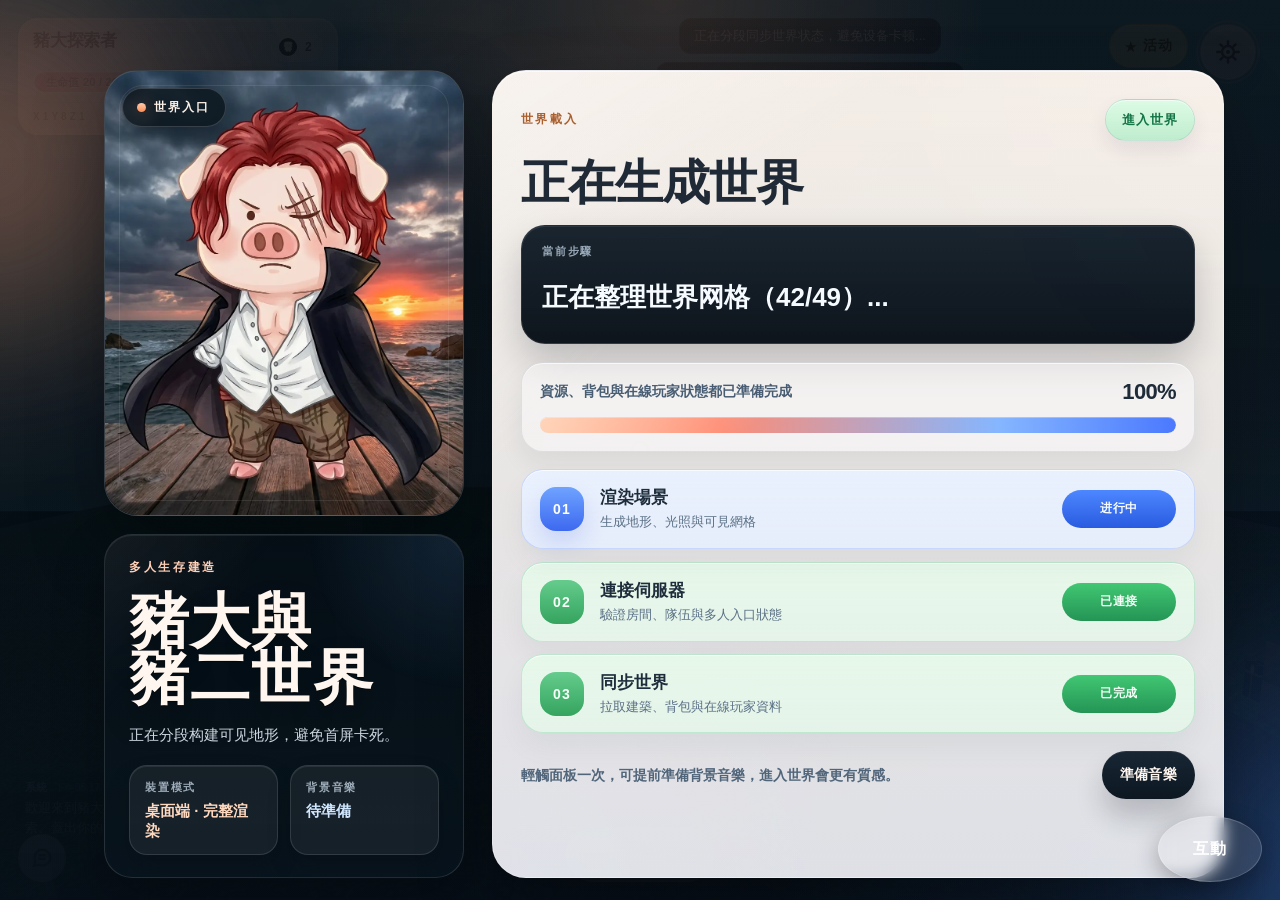
<file: myGames/0001-PixelWorld/index.html>
<!DOCTYPE html>
<html lang="zh-Hant">
<head>
  <meta charset="UTF-8">
  <meta
    name="viewport"
    content="width=device-width, initial-scale=1.0, maximum-scale=1.0, user-scalable=no, viewport-fit=cover"
  >
  <meta http-equiv="Cache-Control" content="no-cache, no-store, must-revalidate" />
  <meta http-equiv="Pragma" content="no-cache" />
  <meta http-equiv="Expires" content="0" />
  <link rel="preload" as="image" href="./images/zhuda-loading.webp" fetchpriority="high">
  <link rel="icon" type="image/x-icon" href="./favicon.ico">
  <link rel="icon" type="image/png" sizes="256x256" href="./images/zhuda-zhuer-favicon-256.png">
  <link rel="apple-touch-icon" sizes="180x180" href="./apple-touch-icon-180.png">
  <title>豬大與豬二世界（單機版）</title>
  <script type="module">
    import { d as decodeMsgpack, e as encodeMsgpack } from './assets/vendor-msgpack-Ik84_W5E.js';
    window.__PW_DECODE_MSGPACK__ = decodeMsgpack;
    window.__PW_ENCODE_MSGPACK__ = encodeMsgpack;
  </script>
  <style>
    html,
    body {
      margin: 0;
      padding: 0;
      width: 100%;
      height: 100%;
      overflow: hidden;
      background-color: #000;
    }

    canvas {
      display: block;
    }

    /* single-player build: hide network/debug-only HUD bits */
    .hud-latency,
    .hud-performance--fps,
    .hud-room-meta,
    .voice-toggle {
      display: none !important;
    }
  </style>
  <script>
    (() => {
      const DEFAULT_ROOM = 'public-survival';
      const DEFAULT_NAME = '豬大探索者';
      const DEFAULT_MAP = 'piggy-base';

      const toSafeText = (value, fallback) => {
        const trimmed = (value || '').toString().trim();
        return trimmed.length > 0 ? trimmed : fallback;
      };

      const makeId = (base) =>
        `p-${Math.abs(
          base
            .split('')
            .reduce((sum, char) => sum + char.charCodeAt(0) * 31, 0),
        ).toString(16)}`;

      const searchParams = new URLSearchParams(window.location.search);
      if (!searchParams.get('room')) {
        searchParams.set('room', DEFAULT_ROOM);
      }
      if (!searchParams.get('name')) {
        searchParams.set('name', DEFAULT_NAME);
      }
      if (!searchParams.get('map')) {
        searchParams.set('map', DEFAULT_MAP);
      }
      if (!searchParams.get('language')) {
        searchParams.set('language', 'tw');
      }

      const resolved = {
        roomId: toSafeText(searchParams.get('room'), DEFAULT_ROOM),
        name: toSafeText(searchParams.get('name'), DEFAULT_NAME),
        mapId: toSafeText(searchParams.get('map'), DEFAULT_MAP),
        style: toSafeText(searchParams.get('style'), 'zhuda'),
      };

      const urlSuffix = searchParams.toString();
      const nextLocation = `${window.location.pathname}?${urlSuffix}`;
      if (window.location.href !== new URL(nextLocation, window.location.href).toString()) {
        window.history.replaceState({}, '', nextLocation);
      }

      const roomJoinResponse = {
        ok: true,
        room: {
          phase: 'open',
          availableSlots: 64,
          mapId: resolved.mapId,
        },
      };

      const wrapPayload = (message) => ({
        v: 1,
        payload: message,
      });

      const nowMs = () => Date.now();
      const now = nowMs();
      const DAY_CYCLE_MS = 20 * 60 * 1000;
      const WORLD_STARTED_AT_MS = now;
      const DAY_CYCLE_STARTED_AT_MS = now - DAY_CYCLE_MS * 0.3;
      const ROUND_STARTED_AT_MS = now;
      const nowSec = () => Math.floor(nowMs() / 1000);
      const clamp = (value, min, max) => {
        if (!Number.isFinite(value)) {
          return 0;
        }
        return Math.min(Math.max(value, min), max);
      };

      const playerId = makeId(resolved.name);
      const basePlayer = {
        id: playerId,
        name: resolved.name,
        position: { x: 0.5, y: 7.02, z: 0.5 },
        velocity: { x: 0, y: 0, z: 0 },
        yaw: 0,
        pitch: 0,
        moveSpeed: 1,
        attackPulse: 0,
        health: 20,
        maxHealth: 20,
        cameraMode: 'first-person',
        selectedSlot: 0,
        deathCount: 0,
        avatarStyleId: resolved.style || 'zhuda',
        equipmentVisuals: {
          weaponEquipmentId: null,
          toolEquipmentId: null,
          headEquipmentId: null,
          bodyEquipmentId: null,
          accessoryEquipmentId: null,
        },
        isDowned: false,
        downedUntilMs: null,
        isSleeping: false,
        sleepingBedCell: null,
      };

      const roomState = {
        id: resolved.roomId,
        title: '豬大基地',
        mapId: resolved.mapId,
        gameMode: 'survival',
        theme: 'zhuda-zhuer',
        maxPlayers: 16,
        allowPlayerDamage: false,
        onlineCount: 1,
        isPermanent: true,
        phase: 'open',
        activeUntilMs: null,
        closingAtMs: null,
        serverNowMs: now,
        joinPath: `/room.html?room=${encodeURIComponent(resolved.roomId)}`,
      };

      const createPlayerState = () => ({
        ...basePlayer,
        health: basePlayer.health,
        maxHealth: basePlayer.maxHealth,
      });

      const spawnFloorY = Math.max(5, Math.floor(basePlayer.position.y - 1));

      const addBlock = (blocks, x, y, z, type) => {
        blocks.push({
          cell: { x, y, z },
          type,
        });
      };

      const buildClassicStarterMap = (mapId = 'piggy-base') => {
        const floorY = spawnFloorY;
        const radius = 18;
        const blocks = [];

        for (let x = -radius; x <= radius; x += 1) {
          for (let z = -radius; z <= radius; z += 1) {
            addBlock(
              blocks,
              x,
              floorY,
              z,
              x === -radius || x === radius || z === -radius || z === radius ? 'stone' : 'grass',
            );
          }
        }

        for (let x = -5; x <= 3; x += 1) {
          for (let z = -5; z <= 3; z += 1) {
            addBlock(blocks, x, floorY + 1, z, 'dirt');
          }
        }

        if (mapId === 'piggy-base' || mapId === 'classic') {
          for (let z = -4; z <= 2; z += 1) {
            addBlock(blocks, -8, floorY + 1, z, 'plank');
          }
          addBlock(blocks, -7, floorY + 1, -4, 'woodDoor');
          addBlock(blocks, -7, floorY + 2, -4, 'woodDoor');
          addBlock(blocks, -8, floorY + 1, 2, 'torch');
          addBlock(blocks, -8, floorY + 1, -2, 'bed');
          addBlock(blocks, -8, floorY + 1, -1, 'bed');
          for (let x = -3; x <= 1; x += 1) {
            addBlock(blocks, x, floorY + 1, -8, 'grass');
            addBlock(blocks, x, floorY + 2, -8, 'plank');
          }
          addBlock(blocks, -1, floorY + 1, -8, 'torch');
        } else if (mapId === 'builder-plateau') {
          const plateauY = floorY + 6;
          for (let x = -8; x <= 8; x += 1) {
            for (let z = -8; z <= 8; z += 1) {
              addBlock(blocks, x, plateauY, z, 'smoothStone');
            }
          }
          addBlock(blocks, 0, plateauY + 1, 0, 'torch');
        } else if (mapId === 'monster-frontier') {
          const radius2 = 16;
          for (let i = 0; i < 6; i += 1) {
            const angle = (i / 6) * Math.PI * 2;
            addBlock(
              blocks,
              Math.round(Math.cos(angle) * radius2),
              floorY + 1,
              Math.round(Math.sin(angle) * radius2),
              'wood',
            );
          }
        }

        return blocks;
      };

      const buildSpawnFloorBlocks = () => {
        const mapId = resolved.mapId || 'piggy-base';
        return buildClassicStarterMap(mapId === 'piggy-base' || mapId === 'classic' ? 'classic' : mapId);
      };

      const state = {
        players: new Map([[playerId, createPlayerState()]]),
        spawnFloorBlocks: buildSpawnFloorBlocks(),
        inventory: {
          dirt: 120,
          grass: 80,
          stone: 80,
          wood: 20,
          plank: 30,
          torch: 20,
          water_bucket: 1,
        },
        equipment: {
          pickaxeTier: 2,
          spearTier: 1,
          bagCapacity: 32,
          bag: [],
          equipped: {
            weaponEquipmentId: null,
            toolEquipmentId: null,
            headEquipmentId: null,
            bodyEquipmentId: null,
            accessoryEquipmentId: null,
          },
        },
        monsters: {
          // 不預載蘑菇怪，先讓地圖呈現為空場景
        },
        npcs: [
          {
            id: 'npc-guide',
            name: '村長',
            kind: 'guide',
            position: { x: 6.5, y: 7, z: 6.5 },
            color: '#8ec6ff',
            avatarStyleId: 'zhuer',
          },
        ],
        roomState,
        lastSnapshotAtMs: nowMs(),
        piggyCoinBalanceCents: 2000,
        totalPlayTimeMs: 0,
        onlineCount: 1,
        sockets: new Set(),
        chatSequence: 0,
      };

      const toWelcomeMessage = () => {
        const now = nowMs();
        return {
          type: 'welcome',
          playerId,
          players: [state.players.get(playerId)],
          blockStates: state.spawnFloorBlocks,
          paintings: [],
          screens: [],
          propertyClaims: [],
          worldSnapshotChunkCount: 0,
          inventory: { ...state.inventory },
          equipment: { ...state.equipment },
          monsters: Object.values(state.monsters),
          npcs: [...state.npcs],
          onlineCount: state.onlineCount,
          roundState: {
            goalSeconds: 0,
            serverNowMs: now,
            roundStartedAtMs: ROUND_STARTED_AT_MS,
            hazardStartsAtMs: ROUND_STARTED_AT_MS,
            goalEndsAtMs: ROUND_STARTED_AT_MS + 20 * 60 * 1000,
          },
          dayNightState: {
            cycleDurationMs: DAY_CYCLE_MS,
            cycleStartedAtMs: DAY_CYCLE_STARTED_AT_MS,
            serverNowMs: now,
          },
          teamState: {
            onlineCount: state.onlineCount,
            roundPlayers: state.onlineCount,
            alivePlayers: state.onlineCount,
            flawless: true,
          },
          roomState: { ...state.roomState },
          chatHistory: [
            {
              id: `welcome-${nowSec()}`,
              playerId: 'system',
              playerName: '系統',
              text: '歡迎來到豬大與豬二世界！這裡是單人模式，自由探索、蓋出你的小基地吧。',
              sentAtMs: now,
            },
          ],
          voiceParticipantIds: [],
          transportCapabilities: {
            protocolVersion: 1,
            sessionTransport: 'websocket-msgpack',
            gameplay: {
              reliableLane: 'websocket',
              lowLatencyLane: 'none',
              binaryEncoding: 'msgpack',
            },
            features: {
              realtimeChat: true,
              voiceSignaling: false,
              voiceMedia: false,
              gameplayDataChannel: false,
            },
          },
          piggyCoinBalanceCents: state.piggyCoinBalanceCents,
          totalPlayTimeMs: 0,
        };
      };

      const normalizeBlockMutation = (blockMutation) => {
        if (!blockMutation || typeof blockMutation !== 'object') {
          return null;
        }
        if (!blockMutation.cell || !Number.isFinite(blockMutation.cell.x) || !Number.isFinite(blockMutation.cell.y)
          || !Number.isFinite(blockMutation.cell.z)) {
          return null;
        }

        return {
          cell: {
            x: clamp(blockMutation.cell.x, -32768, 32767),
            y: clamp(blockMutation.cell.y, -32768, 32767),
            z: clamp(blockMutation.cell.z, -32768, 32767),
          },
          type: blockMutation.type ?? blockMutation.blockType ?? null,
        };
      };

      const buildServerMessage = (type, payload = {}) => JSON.stringify(wrapPayload({ type, ...payload }));
      const emitTo = (socket, type, payload = {}) => {
        if (!socket || socket.readyState !== 1) {
          return;
        }
        socket._fire('message', { data: buildServerMessage(type, payload) });
      };
      const broadcast = (type, payload = {}, options = {}) => {
        state.sockets.forEach((socket) => {
          if (socket === options.exclude) {
            return;
          }
          emitTo(socket, type, payload);
        });
      };

      const parseClientPayload = (raw) => {
        if (typeof raw === 'string') {
          try {
            const json = JSON.parse(raw);
            if (json && typeof json === 'object' && json.payload) {
              return json.payload;
            }
            return json;
          } catch {
            return null;
          }
        }

        if (raw == null) {
          return null;
        }

        const decoder = window.__PW_DECODE_MSGPACK__;
        if (typeof decoder === 'function' &&
          (raw instanceof ArrayBuffer || ArrayBuffer.isView(raw) || raw instanceof Blob)) {
          try {
            if (raw instanceof Blob) {
              return null;
            }
            const bytes = raw instanceof ArrayBuffer
              ? new Uint8Array(raw)
              : new Uint8Array(raw.buffer, raw.byteOffset, raw.byteLength);
            const decoded = decoder(bytes);
            if (decoded && typeof decoded === 'object' && decoded.payload) {
              return decoded.payload;
            }
            return decoded;
          } catch {
            return null;
          }
        }

        if (raw instanceof Blob) {
          return null;
        }

        return null;
      };

      const sendStatusNotice = (socket, message) => {
        emitTo(socket, 'status_notice', { message });
      };

      const handleClientMessage = (socket, raw) => {
        const payload = parseClientPayload(raw);
        if (!payload || typeof payload !== 'object') {
          return;
        }

        const now = nowMs();
        switch (payload.type) {
          case 'ping':
            emitTo(socket, 'pong', { timestamp: payload.timestamp ?? now });
            break;

          case 'player_sync': {
            const nextPlayer = payload.player;
            if (!nextPlayer || nextPlayer.id !== playerId) {
              break;
            }
            const merged = state.players.get(playerId);
            if (merged) {
              state.players.set(playerId, {
                ...merged,
                ...nextPlayer,
                velocity: nextPlayer.velocity ?? merged.velocity,
              });
            }
            emitTo(socket, 'player_sync', { player: state.players.get(playerId) });
            state.totalPlayTimeMs = now - WORLD_STARTED_AT_MS;
            const earnedCents = Math.floor(state.totalPlayTimeMs / 10000);
            const deltaCents = earnedCents - (state.awardedCents ?? 0);
            if (deltaCents > 0) {
              state.awardedCents = earnedCents;
              state.piggyCoinBalanceCents += deltaCents;
              emitTo(socket, 'piggy_coin_balance', {
                balanceCents: state.piggyCoinBalanceCents,
                deltaCents,
                totalPlayTimeMs: state.totalPlayTimeMs,
                source: 'play_time',
                sourceLabel: '探索時間',
              });
            }
            break;
          }

        case 'block_set':
        case 'block_mutate':
        case 'block_mutation': {
          const normalizedBlock = normalizeBlockMutation(payload.block);
          if (!normalizedBlock) {
            break;
          }
          emitTo(socket, 'block_changed', {
            block: normalizedBlock,
          });
          if (!state.blocks) {
            state.blocks = new Map();
          }
          state.blocks.set(
            `${normalizedBlock.cell.x},${normalizedBlock.cell.y},${normalizedBlock.cell.z}`,
            normalizedBlock,
          );
          broadcast('monster_state', {
            monsters: Object.values(state.monsters).map((monster) => ({
              ...monster,
              position: { ...monster.position },
            })),
          }, { exclude: socket });
          break;
          }

          case 'chat_send': {
            const text = toSafeText(payload.text, '').slice(0, 120);
            if (!text) {
              break;
            }

            const chatMessage = {
              id: `chat-${playerId}-${nowMs()}`,
              playerId,
              playerName: state.players.get(playerId)?.name ?? resolved.name,
              text,
              sentAtMs: nowMs(),
            };
            broadcast('chat_message', { message: chatMessage });
            break;
          }

          case 'equipment_action':
            break;

          case 'monster_capture':
          case 'player_hit': {
            const monsterId = payload.monsterId || payload.targetMonsterId;
            if (monsterId) {
              const monster = state.monsters[monsterId];
              if (monster) {
                monster.health = Math.max(0, monster.health - 8);
                if (monster.health <= 0) {
                  monster.isTamed = true;
                  state.inventory.monsterBallOrangeMushroom = (state.inventory.monsterBallOrangeMushroom ?? 0) + 1;
                  emitTo(socket, 'monster_reward', {
                    monsterKind: monster.kind,
                    monsterLabel: monster.kind,
                    drops: [{ itemId: `${monster.kind}Corpse`, amount: 1 }],
                  });
                }
              }
            }
            emitTo(socket, 'monster_state', {
              monsters: Object.values(state.monsters),
            });
            break;
          }

          case 'monster_release':
            if (payload.monsterKind) {
              const releasedId = `monster-${payload.monsterKind}-${Date.now()}`;
              state.monsters[releasedId] = {
                id: releasedId,
                kind: payload.monsterKind,
                position: { ...(payload.targetCell || { x: 2, y: 7, z: 2 }) },
                health: 24,
                maxHealth: 24,
                targetPlayerId: null,
                isTamed: true,
              };
              emitTo(socket, 'monster_state', { monsters: Object.values(state.monsters) });
              emitTo(socket, 'status_notice', { message: `已放出 ${payload.monsterKind}，開始巡邏。` });
            } else {
              sendStatusNotice(socket, '缺少要放出的怪物種類。');
            }
            break;

          case 'npc_interact':
            sendStatusNotice(socket, '村長：歡迎來到豬大基地！四處逛逛，想蓋什麼就蓋吧。');
            break;

          case 'shared_storage_interact':
          case 'mailbox_post':
          case 'shared_storage_deposit':
          case 'shared_storage_withdraw':
            sendStatusNotice(socket, '倉庫與信箱要在多人房間才能使用。');
            break;

          case 'craft_item':
            emitTo(socket, 'inventory_state', {
              inventory: { ...state.inventory },
              equipment: { ...state.equipment },
            });
            sendStatusNotice(socket, '單人模式暫不開放製作。');
            break;

          case 'npc_shop_purchase':
            sendStatusNotice(socket, '商店要在多人房間才能使用。');
            break;

          case 'player_social_action':
          case 'social_action_response':
          case 'social_action_cancel':
          case 'trade_invite':
          case 'trade_response':
          case 'trade_set_offer':
          case 'trade_set_locked':
          case 'trade_confirm':
          case 'trade_cancel':
          case 'revive_player':
          case 'admin_spawn_monster':
            sendStatusNotice(socket, '這個功能要在多人房間才能使用。');
            break;

          case 'voice_state':
          case 'voice_signal':
          default:
            break;
        }
      };

      const tickMonster = (socket) => {
        const now = nowMs();
        let index = 0;
        for (const monster of Object.values(state.monsters)) {
          monster.position.x += index === 0 ? 0.02 : -0.01;
          monster.position.z += index === 0 ? 0.015 : -0.012;
          monster.health = clamp(monster.health + 0.001, 0, monster.maxHealth);
          index += 1;
        }

        if (socket?.readyState === 1) {
          emitTo(
            socket,
            'monster_state',
            {
              monsters: Object.values(state.monsters),
            },
          );
        }

        state.lastSnapshotAtMs = now;
      };

      const sendPeriodicUpdates = (socket) => {
        if (!socket || socket.readyState !== 1) {
          return;
        }

        const now = nowMs();
        emitTo(socket, 'round_state', {
          roundState: {
            goalSeconds: 0,
            serverNowMs: now,
            roundStartedAtMs: ROUND_STARTED_AT_MS,
            hazardStartsAtMs: ROUND_STARTED_AT_MS,
            goalEndsAtMs: ROUND_STARTED_AT_MS + 20 * 60 * 1000,
          },
        });
        emitTo(socket, 'day_night_state', {
          dayNightState: {
            cycleDurationMs: DAY_CYCLE_MS,
            cycleStartedAtMs: DAY_CYCLE_STARTED_AT_MS,
            serverNowMs: now,
          },
        });
      };

      class MockXMLHttpRequest {
        constructor() {
          this.readyState = 0;
          this.status = 0;
          this.responseText = '';
          this.onload = null;
          this.onerror = null;
          this.onreadystatechange = null;
          this._async = true;
          this._method = 'GET';
          this._url = '';
          this._headers = {};
        }

        open(method, url, async = true) {
          this._method = (method || '').toUpperCase();
          this._url = String(url);
          this._async = async !== false;
          this.readyState = 1;
        }

        setRequestHeader(key, value) {
          this._headers[key] = String(value);
        }

        send(body) {
          const payload = JSON.stringify(roomJoinResponse);
          const normalizedUrl = (() => {
            try {
              if (this._url.startsWith('/')) {
                return this._url;
              }
              return new URL(this._url, window.location.href).pathname;
            } catch {
              return this._url;
            }
          })();
          const sendNow = () => {
            this.readyState = 4;
            const isRoomRequest = this._method === 'GET'
              && normalizedUrl.startsWith('/api/rooms/')
              && normalizedUrl.split('/').length >= 4;

            if (isRoomRequest) {
              this.status = 200;
              this.responseText = payload;
            } else {
              this.status = 404;
              this.responseText = JSON.stringify({ ok: false, message: 'mock endpoint' });
            }

            if (typeof this.onreadystatechange === 'function') {
              this.onreadystatechange();
            }
            if (this.status >= 200 && this.status < 300 && typeof this.onload === 'function') {
              this.onload({ target: this });
            }
          };

          if (this._async) {
            setTimeout(sendNow, 0);
          } else {
            sendNow();
          }

          return body;
        }
      }

      class MockWebSocket {
        static CONNECTING = 0;
        static OPEN = 1;
        static CLOSING = 2;
        static CLOSED = 3;

        constructor(url) {
          this.url = url;
          this.readyState = MockWebSocket.CONNECTING;
          this.binaryType = 'arraybuffer';
          this.protocol = '';
          this.extensions = '';
          this.bufferedAmount = 0;
          this.onopen = null;
          this.onmessage = null;
          this.onerror = null;
          this.onclose = null;
          this._listeners = new Map();
          this._closed = false;
          this._closeReason = '';
          this._closeCode = 1000;
          this._heartbeatCounter = 0;
          this._tick = null;
          this._statusTick = null;

          queueMicrotask(() => {
            this.readyState = MockWebSocket.OPEN;
            state.sockets.add(this);
            this._fire('open', {});
            emitTo(this, 'welcome', toWelcomeMessage());

            this._tick = window.setInterval(() => {
              if (this.readyState !== MockWebSocket.OPEN) {
                return;
              }

              this._heartbeatCounter += 1;
              if (this._heartbeatCounter === 4) {
                tickMonster(this);
              }
            }, 1000);

            this._statusTick = window.setInterval(() => {
              if (this.readyState !== MockWebSocket.OPEN) {
                return;
              }
              sendPeriodicUpdates(this);
            }, 3000);
          });
        }

        addEventListener(type, handler) {
          if (!this._listeners.has(type)) {
            this._listeners.set(type, new Set());
          }
          this._listeners.get(type).add(handler);
        }

        removeEventListener(type, handler) {
          this._listeners.get(type)?.delete(handler);
        }

        _fire(type, init = {}) {
          const event = { type, target: this, currentTarget: this, ...init };
          if (type === 'message' && this.readyState >= MockWebSocket.OPEN) {
            event.origin = this.url;
            event.data = init.data ?? event.data;
          }
          if (type === 'close') {
            event.code = this._closeCode;
            event.reason = this._closeReason;
            event.wasClean = true;
          }

          const handler = this[`on${type}`];
          if (typeof handler === 'function') {
            handler(event);
          }

          const handlers = this._listeners.get(type);
          if (!handlers) {
            return;
          }

          handlers.forEach((callback) => {
            if (typeof callback === 'function') {
              callback(event);
            }
          });
        }

        send(data) {
          handleClientMessage(this, data);
          return data;
        }

        close(code = 1000, reason = '') {
          if (this.readyState === MockWebSocket.CLOSING || this.readyState === MockWebSocket.CLOSED) {
            return;
          }
          this.readyState = MockWebSocket.CLOSING;
          this._closeCode = code;
          this._closeReason = reason;
          state.sockets.delete(this);
          if (this._tick) {
            clearInterval(this._tick);
          }
          if (this._statusTick) {
            clearInterval(this._statusTick);
          }
          this.readyState = MockWebSocket.CLOSED;
          this._fire('close', {});
        }
      }

      window.XMLHttpRequest = MockXMLHttpRequest;
      window.WebSocket = MockWebSocket;
    })();
  </script>

  <script type="module" crossorigin src="./assets/game-DEqRvBI0.js"></script>
  <link rel="modulepreload" crossorigin href="./assets/vendor-three-v1hl5ewM.js">
  <link rel="modulepreload" crossorigin href="./assets/game-i18n-CJMGkwkY.js">
  <link rel="modulepreload" crossorigin href="./assets/vendor-msgpack-Ik84_W5E.js">
  <link rel="modulepreload" crossorigin href="./assets/game-content-C6UsAPY8.js">
  <link rel="modulepreload" crossorigin href="./assets/game-runtime-lUDErr5s.js">
  <link rel="modulepreload" crossorigin href="./assets/game-render-BicsSSqa.js">
  <link rel="modulepreload" crossorigin href="./assets/game-ui-r5ko-51h.js">
  <link rel="modulepreload" crossorigin href="./assets/game-network-DfuAp0G1.js">
  <link rel="stylesheet" crossorigin href="./assets/game-runtime-Cnb5Mvxb.css">
  <link rel="stylesheet" crossorigin href="./assets/game-render-mQxndei1.css">
  <link rel="stylesheet" crossorigin href="./assets/game-ui-DNQcluBA.css">
  <link rel="stylesheet" crossorigin href="./assets/game-Bk5FG_z4.css">
</head>
<body>
  <div id="app"></div>
  <script>
    (() => {
      const selectors = [
        '.hud-social-action-button',
        '.game-social-action-button',
        '.social-action-button',
        '.social-action-panel',
        '.game-social-action-panel',
      ];

      const moveToBottomRight = (element) => {
        if (!element || !(element instanceof HTMLElement)) {
          return;
        }

        element.style.setProperty('position', 'fixed', 'important');
        element.style.setProperty('left', 'auto', 'important');
        element.style.setProperty('right', 'max(18px, env(safe-area-inset-right))', 'important');
        element.style.setProperty('top', 'auto', 'important');
        element.style.setProperty('bottom', 'max(18px, env(safe-area-inset-bottom))', 'important');
        element.style.setProperty('z-index', '9999', 'important');
        element.style.setProperty('transform', 'none', 'important');
      };

      const applyFix = () => {
        const allElements = new Set();
        selectors.forEach((selector) => {
          document.querySelectorAll(selector).forEach((el) => {
            allElements.add(el);
          });
        });
        allElements.forEach((el) => moveToBottomRight(el));
      };

      let scheduled = false;
      const scheduleFix = () => {
        if (scheduled) {
          return;
        }
        scheduled = true;
        window.requestAnimationFrame(() => {
          scheduled = false;
          applyFix();
        });
      };

      const observer = new MutationObserver(scheduleFix);
      const startObserving = () => observer.observe(document.body, { childList: true, subtree: true });

      if (document.body) {
        startObserving();
      } else {
        window.addEventListener('DOMContentLoaded', startObserving);
      }

      window.addEventListener('load', applyFix);
      window.addEventListener('orientationchange', applyFix);
      window.addEventListener('resize', scheduleFix);

      applyFix();
    })();
  </script>
</body>
</html>
</file>
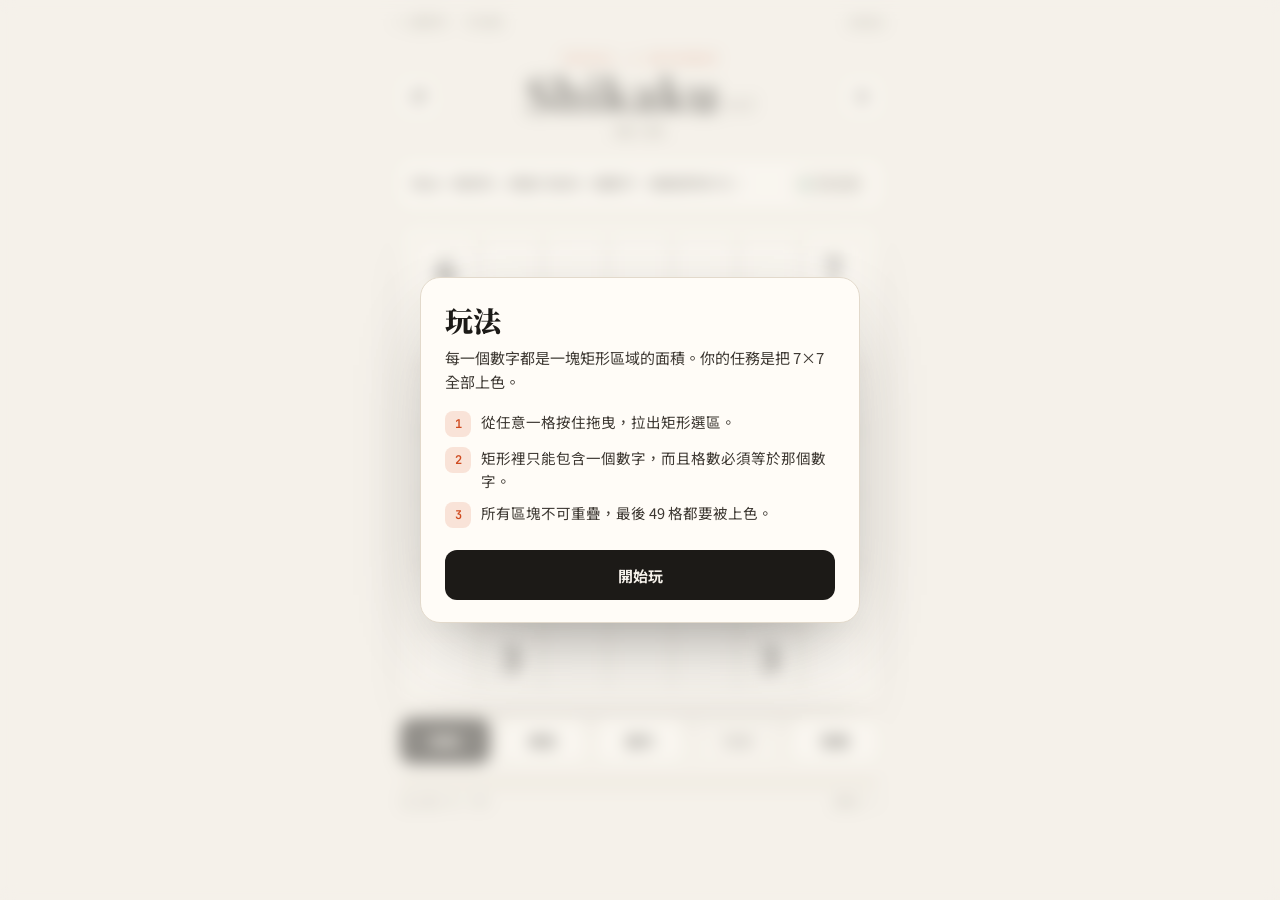
<file: myGames/0002-Shikaku/index.html>
<!doctype html>
<html lang="zh-Hant">
<head>
  <meta charset="utf-8" />
  <meta name="viewport" content="width=device-width, initial-scale=1, viewport-fit=cover, user-scalable=no" />
  <meta name="theme-color" content="#f5f1ea" media="(prefers-color-scheme: light)" />
  <meta name="theme-color" content="#111214" media="(prefers-color-scheme: dark)" />
  <title>Shikaku 7×7｜數方塊</title>
  <meta name="description" content="7×7 數方塊（Shikaku）益智遊戲：把盤面切成矩形，讓每個數字等於所屬區塊的面積。" />
  <link rel="icon" type="image/png" sizes="256x256" href="./assets/shikaku-icon.png">
  <link rel="icon" type="image/png" href="./assets/shikaku-icon.png">
  <link rel="apple-touch-icon" sizes="180x180" href="./assets/shikaku-icon.png">
  <link rel="preconnect" href="https://fonts.googleapis.com">
  <link rel="preconnect" href="https://fonts.gstatic.com" crossorigin>
  <link href="https://fonts.googleapis.com/css2?family=JetBrains+Mono:wght@500;600&family=Noto+Sans+TC:wght@400;700&family=Noto+Serif+TC:wght@900&display=swap" rel="stylesheet">
  <style>
    :root {
      color-scheme: light;
      --paper: #f5f1ea;
      --card: #fffcf7;
      --cell-bg: #fffcf7;
      --ink: #1c1a17;
      --ink-2: #3d3832;
      --muted: #7a7368;
      --line: #e2d9cb;
      --grid-line: #d6ccbc;
      --accent: #cf4a1f;
      --accent-soft: #f9e3d8;
      --good: #2f8f6a;
      --bad: #c8434f;
      --shadow: 0 1px 2px rgba(40, 30, 20, .05), 0 18px 40px -20px rgba(40, 30, 20, .28);
      --serif: "Noto Serif TC", Georgia, "Songti TC", serif;
      --sans: "Noto Sans TC", -apple-system, "PingFang TC", "Microsoft JhengHei", sans-serif;
      --mono: "JetBrains Mono", ui-monospace, "SF Mono", Menlo, monospace;
      --gap: 2px;
      --block-radius: clamp(6px, 1.6vw, 9px);
      --safe-top: env(safe-area-inset-top, 0px);
      --safe-bottom: env(safe-area-inset-bottom, 0px);
    }
    @media (prefers-color-scheme: dark) {
      :root {
        color-scheme: dark;
        --paper: #111214;
        --card: #191b1e;
        --cell-bg: #1d1f23;
        --ink: #eeeae3;
        --ink-2: #cfc9bf;
        --muted: #958f85;
        --line: #2b2e33;
        --grid-line: #34373d;
        --accent: #ff7b4f;
        --accent-soft: #33201a;
        --good: #5cc79c;
        --bad: #ff7b86;
        --shadow: 0 1px 2px rgba(0, 0, 0, .3), 0 18px 40px -20px rgba(0, 0, 0, .7);
      }
    }

    * { box-sizing: border-box; -webkit-tap-highlight-color: transparent; }

    html, body {
      min-height: 100%;
      margin: 0;
      background: var(--paper);
      color: var(--ink);
      font-family: var(--sans);
      overscroll-behavior: none;
      -webkit-font-smoothing: antialiased;
    }
    body { display: flex; justify-content: center; }
    button { border: 0; font: inherit; color: inherit; }

    .app {
      width: min(100%, 520px);
      min-height: 100dvh;
      padding: calc(14px + var(--safe-top)) 16px calc(18px + var(--safe-bottom));
      display: grid;
      grid-template-rows: auto auto auto minmax(0, auto) auto auto;
      align-content: start;
      gap: 14px;
      position: relative;
    }

    .crumb {
      display: flex; justify-content: space-between; align-items: center;
      font-family: var(--mono); font-size: 12px; color: var(--muted);
    }
    .crumb a { color: inherit; text-decoration: none; transition: color .15s; }
    .crumb a:hover { color: var(--ink); }

    .topbar {
      display: grid;
      grid-template-columns: 44px 1fr 44px;
      align-items: center;
      padding: 6px 0 2px;
    }

    .icon-btn {
      width: 44px; height: 44px; border-radius: 12px;
      background: var(--card); border: 1px solid var(--line);
      display: grid; place-items: center; cursor: pointer; color: var(--ink-2);
      transition: transform 140ms ease, border-color 140ms ease, color 140ms ease;
    }
    .icon-btn svg { width: 20px; height: 20px; }
    .icon-btn:active, .action-btn:active, .primary-btn:active { transform: scale(0.96); }
    .icon-btn:hover, .action-btn:hover { border-color: var(--ink-2); color: var(--ink); }

    .header-copy { text-align: center; pointer-events: none; user-select: none; }
    .date-line {
      font-family: var(--mono); font-size: 11.5px; letter-spacing: .14em; text-transform: uppercase;
      color: var(--accent); margin: 0 0 4px; white-space: nowrap;
    }
    h1 {
      margin: 0; font-family: var(--serif); font-weight: 900;
      font-size: clamp(32px, 8.4vw, 44px); line-height: 1.05; letter-spacing: .01em;
    }
    h1 small { font-family: var(--mono); font-weight: 500; font-size: .38em; color: var(--muted); margin-left: 6px; letter-spacing: 0; }
    .timer {
      margin-top: 6px; font-family: var(--mono); font-weight: 500;
      font-size: 15px; color: var(--muted); font-variant-numeric: tabular-nums; letter-spacing: .06em;
    }

    .status-card {
      border-radius: 14px; background: var(--card); border: 1px solid var(--line);
      padding: 11px 14px; display: flex; align-items: center; justify-content: space-between; gap: 12px;
      min-height: 50px;
    }
    .status-text { min-width: 0; color: var(--ink-2); font-size: 14px; line-height: 1.4; }
    .status-chip {
      flex: 0 0 auto; display: inline-flex; align-items: center; gap: 7px;
      padding: 5px 10px; border-radius: 999px; background: var(--paper);
      color: var(--ink-2); font-family: var(--mono); font-size: 12px; font-weight: 600;
      font-variant-numeric: tabular-nums; border: 1px solid var(--line);
    }
    .status-dot { width: 7px; height: 7px; border-radius: 999px; background: var(--good); }

    .board-shell {
      width: min(100%, 480px); margin: 0 auto;
      border-radius: 18px; padding: 12px;
      background: var(--card); border: 1px solid var(--line);
      box-shadow: var(--shadow);
      user-select: none;
    }
    .board {
      width: 100%; aspect-ratio: 1 / 1; position: relative;
      touch-action: none; isolation: isolate;
      background: var(--grid-line);
      border: var(--gap) solid var(--grid-line);
      border-radius: 6px;
    }
    .grid, .blocks { position: absolute; inset: 0; }
    .blocks { z-index: 1; pointer-events: none; }
    .grid {
      z-index: 2; display: grid;
      grid-template-columns: repeat(7, minmax(0, 1fr));
      grid-template-rows: repeat(7, minmax(0, 1fr));
      gap: var(--gap);
    }
    .cell {
      position: relative; min-width: 0; min-height: 0;
      background: var(--cell-bg);
      display: flex; align-items: center; justify-content: center;
      padding: 0; overflow: hidden; color: var(--ink);
      transition: background 90ms linear, color 140ms ease;
      cursor: crosshair;
    }
    .cell:nth-child(1) { border-top-left-radius: 4px; }
    .cell:nth-child(7) { border-top-right-radius: 4px; }
    .cell:nth-child(43) { border-bottom-left-radius: 4px; }
    .cell:nth-child(49) { border-bottom-right-radius: 4px; }
    .cell.filled, .cell.draft { background: transparent; }
    @media (hover: hover) {
      .cell:not(.filled):not(.draft):hover { background: var(--accent-soft); }
    }
    .cell .num {
      position: relative; z-index: 4; text-align: center; width: 100%; line-height: 1;
      font-family: var(--serif); font-weight: 900;
      font-size: clamp(20px, 6.6vw, 34px);
      font-variant-numeric: tabular-nums; pointer-events: none;
    }

    .block {
      position: absolute;
      border-radius: var(--block-radius);
      box-shadow: inset 0 0 0 3px var(--card), inset 0 -10px 18px rgba(0, 0, 0, .06);
      transform: translateZ(0);
      will-change: left, top, width, height;
      transition: left 70ms ease, top 70ms ease, width 70ms ease, height 70ms ease, opacity 120ms ease;
    }
    .block.draft {
      opacity: .78; z-index: 2;
      box-shadow: inset 0 0 0 3px var(--card), 0 0 0 2px var(--ink);
    }
    .block.invalid { background: var(--bad) !important; opacity: .7; }

    .selection-badge {
      position: absolute; z-index: 6; min-width: 52px; padding: 5px 10px; border-radius: 999px;
      background: var(--ink); color: var(--paper);
      font-family: var(--mono); font-size: 12.5px; font-weight: 600;
      font-variant-numeric: tabular-nums; text-align: center; pointer-events: none;
      box-shadow: 0 10px 24px -8px rgba(0, 0, 0, .4);
      transform: translate(-50%, -125%);
    }
    .selection-badge.good { background: var(--good); color: #fff; }
    .selection-badge.bad { background: var(--bad); color: #fff; }

    .board.shake { animation: shake 220ms ease both; }
    @keyframes shake {
      0%, 100% { transform: translateX(0); }
      22% { transform: translateX(-5px); }
      45% { transform: translateX(5px); }
      68% { transform: translateX(-3px); }
      86% { transform: translateX(2px); }
    }

    .actions {
      display: grid; grid-template-columns: repeat(5, minmax(0, 1fr)); gap: 8px;
      width: min(100%, 480px); margin: 0 auto;
    }
    .action-btn {
      height: 46px; border-radius: 12px; background: var(--card); border: 1px solid var(--line);
      color: var(--ink); font-weight: 700; font-size: 14px; cursor: pointer;
      transition: transform 140ms ease, border-color 140ms ease, opacity 140ms ease;
    }
    .action-btn#newBtn { background: var(--ink); color: var(--paper); border-color: var(--ink); }
    .action-btn[disabled] { opacity: .4; cursor: not-allowed; }
    .action-btn.answer-armed { background: var(--accent-soft); border-color: var(--accent); color: var(--accent); }

    .progress-card {
      width: min(100%, 480px); margin: 0 auto; display: grid; gap: 8px; padding: 2px 2px 0;
    }
    .progress-bar { height: 6px; border-radius: 999px; background: var(--line); overflow: hidden; }
    .progress-fill {
      display: block; height: 100%; width: 0%; border-radius: inherit;
      background: var(--accent); transition: width 220ms ease;
    }
    .progress-row {
      display: flex; justify-content: space-between; gap: 12px; color: var(--muted);
      font-family: var(--mono); font-size: 12px; font-variant-numeric: tabular-nums;
    }

    .toast {
      position: fixed; left: 50%; bottom: calc(24px + var(--safe-bottom));
      transform: translate(-50%, 18px); z-index: 30; max-width: min(92vw, 460px);
      padding: 11px 16px; border-radius: 999px; background: var(--ink); color: var(--paper);
      box-shadow: 0 16px 40px -12px rgba(0, 0, 0, .45);
      pointer-events: none; opacity: 0; transition: opacity 160ms ease, transform 160ms ease;
      font-weight: 700; font-size: 14px; text-align: center;
    }
    .toast.show { opacity: 1; transform: translate(-50%, 0); }

    .sheet {
      position: fixed; inset: 0; z-index: 25; display: grid; place-items: center;
      padding: 20px 16px calc(20px + var(--safe-bottom));
      background: color-mix(in srgb, var(--paper) 55%, transparent);
      backdrop-filter: blur(8px); -webkit-backdrop-filter: blur(8px);
    }
    .sheet[hidden] { display: none; }
    .sheet-card {
      width: min(100%, 440px); border-radius: 20px; padding: 26px 24px 22px;
      background: var(--card); border: 1px solid var(--line);
      box-shadow: 0 30px 80px -30px rgba(0, 0, 0, .45);
    }
    .sheet-card h2 { margin: 0 0 8px; font-family: var(--serif); font-weight: 900; font-size: 28px; line-height: 1.2; }
    .sheet-card p { margin: 8px 0; color: var(--ink-2); line-height: 1.65; font-size: 15px; }
    .rules { display: grid; gap: 10px; margin: 16px 0 22px; padding: 0; list-style: none; }
    .rules li {
      display: grid; grid-template-columns: 26px 1fr; gap: 10px; align-items: start;
      color: var(--ink-2); line-height: 1.55; font-size: 14.5px;
    }
    .rule-num {
      width: 26px; height: 26px; border-radius: 8px; background: var(--accent-soft); color: var(--accent);
      display: grid; place-items: center; font-family: var(--mono); font-weight: 600; font-size: 12px;
    }
    .primary-btn {
      width: 100%; height: 50px; border-radius: 12px; background: var(--ink); color: var(--paper);
      font-weight: 700; font-size: 15px; cursor: pointer; transition: transform 140ms ease, opacity 140ms ease;
    }
    .primary-btn:hover { opacity: .9; }
    .win-stats { display: grid; grid-template-columns: 1fr 1fr; gap: 10px; margin: 16px 0 20px; }
    .win-stat { border-radius: 14px; padding: 14px; background: var(--paper); border: 1px solid var(--line); }
    .win-stat strong { display: block; font-family: var(--mono); font-size: 24px; font-weight: 600; font-variant-numeric: tabular-nums; margin-top: 4px; }
    .win-stat span { color: var(--muted); font-size: 13px; }

    @media (max-height: 740px) {
      .app { gap: 10px; }
      .date-line { display: none; }
      .status-card { padding: 9px 12px; min-height: 44px; }
      .action-btn { height: 42px; }
    }
    @media (prefers-reduced-motion: reduce) {
      *, *::before, *::after { animation-duration: 1ms !important; scroll-behavior: auto !important; transition-duration: 1ms !important; }
    }
  </style>
</head>
<body>
  <main class="app" aria-label="Shikaku 7×7 遊戲">
    <div class="crumb">
      <a href="../../index.html#works">← 趙敬瑋 · 作品集</a>
      <span>#0002</span>
    </div>

    <header class="topbar">
      <button class="icon-btn" id="newTopBtn" type="button" aria-label="開新局">
        <svg viewBox="0 0 24 24" fill="none" aria-hidden="true">
          <path d="M20 12a8 8 0 1 1-2.34-5.66" stroke="currentColor" stroke-width="2.3" stroke-linecap="round"/>
          <path d="M20 4v6h-6" stroke="currentColor" stroke-width="2.3" stroke-linecap="round" stroke-linejoin="round"/>
        </svg>
      </button>

      <div class="header-copy">
        <div class="date-line" id="dateLine">Wednesday, 18 March</div>
        <h1>Shikaku<small>7×7</small></h1>
        <div class="timer" id="timer">00:00</div>
      </div>

      <button class="icon-btn" id="helpBtn" type="button" aria-label="玩法說明">
        <svg viewBox="0 0 24 24" fill="none" aria-hidden="true">
          <path d="M9.7 9.15a2.55 2.55 0 0 1 5.02.56c0 2.34-2.72 2.15-2.72 4.32" stroke="currentColor" stroke-width="2.35" stroke-linecap="round"/>
          <path d="M12 18.25h.01" stroke="currentColor" stroke-width="3.4" stroke-linecap="round"/>
          <path d="M21 12a9 9 0 1 1-18 0 9 9 0 0 1 18 0Z" stroke="currentColor" stroke-width="2" opacity=".55"/>
        </svg>
      </button>
    </header>

    <section class="status-card" aria-live="polite">
      <div class="status-text" id="statusText">拖出一個矩形；裡面只能有一個數字，格數要等於它。</div>
      <div class="status-chip" id="puzzleChip"><span class="status-dot"></span><span>7×7</span></div>
    </section>

    <section class="board-shell">
      <div class="board" id="board" aria-label="7 乘 7 數讀盤">
        <div class="blocks" id="blocks" aria-hidden="true"></div>
        <div class="grid" id="grid" role="grid" aria-rowcount="7" aria-colcount="7"></div>
        <div class="selection-badge" id="selectionBadge" hidden>0</div>
      </div>
    </section>

    <nav class="actions" aria-label="遊戲操作">
      <button class="action-btn" id="newBtn" type="button">新局</button>
      <button class="action-btn" id="clearBtn" type="button">清空</button>
      <button class="action-btn" id="hintBtn" type="button">提示</button>
      <button class="action-btn" id="undoBtn" type="button" disabled>回復</button>
      <button class="action-btn" id="answerBtn" type="button">答案</button>
    </nav>

    <section class="progress-card" aria-label="完成進度">
      <div class="progress-bar"><span class="progress-fill" id="progressFill"></span></div>
      <div class="progress-row">
        <span id="filledText">已上色 0 / 49</span>
        <span id="bestText">最佳：—</span>
      </div>
    </section>
  </main>

  <div class="toast" id="toast" role="status" aria-live="polite"></div>

  <section class="sheet" id="helpSheet" hidden aria-modal="true" role="dialog" aria-labelledby="helpTitle">
    <div class="sheet-card">
      <h2 id="helpTitle">玩法</h2>
      <p>每一個數字都是一塊矩形區域的面積。你的任務是把 7×7 全部上色。</p>
      <ul class="rules">
        <li><span class="rule-num">1</span><span>從任意一格按住拖曳，拉出矩形選區。</span></li>
        <li><span class="rule-num">2</span><span>矩形裡只能包含一個數字，而且格數必須等於那個數字。</span></li>
        <li><span class="rule-num">3</span><span>所有區塊不可重疊，最後 49 格都要被上色。</span></li>
      </ul>
      <button class="primary-btn" id="closeHelpBtn" type="button">開始玩</button>
    </div>
  </section>

  <section class="sheet" id="winSheet" hidden aria-modal="true" role="dialog" aria-labelledby="winTitle">
    <div class="sheet-card">
      <h2 id="winTitle">完成！</h2>
      <p>整個數讀盤都已正確上色。</p>
      <div class="win-stats">
        <div class="win-stat"><span>本局時間</span><strong id="winTime">00:00</strong></div>
        <div class="win-stat"><span>最佳時間</span><strong id="winBest">—</strong></div>
      </div>
      <button class="primary-btn" id="nextGameBtn" type="button">下一局</button>
    </div>
  </section>

  <script>
    (() => {
      "use strict";

      const SIZE = 7;
      const TOTAL = SIZE * SIZE;
      const MIN_AREA = 2;
      const DEFAULT_MAX_AREA = 12;
      const BEST_KEY = "shikaku-7x7-best-v1";
      const HELP_KEY = "shikaku-7x7-help-seen-v1";

      const palette = [
        "#d9643a", "#3f7f6e", "#e2a93b", "#4f6fa8", "#b5506e",
        "#7a9a4a", "#8a5fa6", "#2f9bb0", "#c98a5a", "#5d7f9c",
        "#d7836f", "#6c8f7b", "#9c6b4e", "#c4a24c"
      ];

      const els = {
        dateLine: document.getElementById("dateLine"),
        timer: document.getElementById("timer"),
        statusText: document.getElementById("statusText"),
        puzzleChip: document.getElementById("puzzleChip"),
        board: document.getElementById("board"),
        grid: document.getElementById("grid"),
        blocks: document.getElementById("blocks"),
        selectionBadge: document.getElementById("selectionBadge"),
        progressFill: document.getElementById("progressFill"),
        filledText: document.getElementById("filledText"),
        bestText: document.getElementById("bestText"),
        toast: document.getElementById("toast"),
        helpSheet: document.getElementById("helpSheet"),
        winSheet: document.getElementById("winSheet"),
        winTime: document.getElementById("winTime"),
        winBest: document.getElementById("winBest"),
        newTopBtn: document.getElementById("newTopBtn"),
        helpBtn: document.getElementById("helpBtn"),
        closeHelpBtn: document.getElementById("closeHelpBtn"),
        nextGameBtn: document.getElementById("nextGameBtn"),
        newBtn: document.getElementById("newBtn"),
        clearBtn: document.getElementById("clearBtn"),
        hintBtn: document.getElementById("hintBtn"),
        undoBtn: document.getElementById("undoBtn"),
        answerBtn: document.getElementById("answerBtn")
      };

      let cellEls = [];
      let clueByIndex = new Map();
      let solutionRects = [];
      let regions = new Map();
      let owners = Array(TOTAL).fill(null);
      let nextRegionId = 1;
      let activePalette = [];
      let puzzleNo = 0;
      let draft = null;
      let gesture = null;
      let moveFrame = 0;
      let timerId = 0;
      let startAt = 0;
      let elapsedSeconds = 0;
      let gameWon = false;
      let answerArmed = false;
      let undoStack = [];
      let toastTimer = 0;

      function init() {
        buildGrid();
        setDateLine();
        bindEvents();
        updateBestText();
        newGame();

        try {
          if (!localStorage.getItem(HELP_KEY)) {
            setTimeout(() => showHelp(), 420);
            localStorage.setItem(HELP_KEY, "1");
          }
        } catch (_) {}
      }

      function buildGrid() {
        els.grid.innerHTML = "";
        cellEls = [];

        for (let i = 0; i < TOTAL; i += 1) {
          const cell = document.createElement("div");
          cell.className = "cell";
          cell.dataset.index = String(i);
          cell.setAttribute("role", "gridcell");
          cell.setAttribute("aria-rowindex", String(rowOf(i) + 1));
          cell.setAttribute("aria-colindex", String(colOf(i) + 1));

          const num = document.createElement("span");
          num.className = "num";
          cell.appendChild(num);

          els.grid.appendChild(cell);
          cellEls.push(cell);
        }
      }

      function setDateLine() {
        const date = new Date();
        try {
          const weekday = new Intl.DateTimeFormat("en-US", { weekday: "long" }).format(date);
          const day = new Intl.DateTimeFormat("en-US", { day: "numeric" }).format(date);
          const month = new Intl.DateTimeFormat("en-US", { month: "long" }).format(date);
          els.dateLine.textContent = `${weekday}, ${day} ${month}`;
        } catch (_) {
          els.dateLine.textContent = "Shikaku 7×7";
        }
      }

      function bindEvents() {
        els.board.addEventListener("pointerdown", onPointerDown);
        els.board.addEventListener("pointermove", onPointerMove);
        els.board.addEventListener("pointerup", onPointerUp);
        els.board.addEventListener("pointercancel", onPointerCancel);
        els.board.addEventListener("lostpointercapture", onPointerCancel);

        els.newTopBtn.addEventListener("click", newGame);
        els.newBtn.addEventListener("click", newGame);
        els.clearBtn.addEventListener("click", clearBoard);
        els.hintBtn.addEventListener("click", giveHint);
        els.undoBtn.addEventListener("click", undo);
        els.answerBtn.addEventListener("click", onAnswerClick);
        els.helpBtn.addEventListener("click", showHelp);
        els.closeHelpBtn.addEventListener("click", hideHelp);
        els.nextGameBtn.addEventListener("click", () => {
          hideWin();
          newGame();
        });

        window.addEventListener("resize", () => requestAnimationFrame(renderBlocks));
        if ("ResizeObserver" in window) {
          const resizeObserver = new ResizeObserver(() => renderBlocks());
          resizeObserver.observe(els.board);
        }

        document.addEventListener("keydown", (event) => {
          if (event.key === "Escape") {
            hideHelp();
            hideWin();
            if (gesture) cancelGesture(true);
          }
          if ((event.metaKey || event.ctrlKey) && event.key.toLowerCase() === "z") {
            event.preventDefault();
            undo();
          }
        });
      }

      function newGame() {
        answerArmed = false;
        els.answerBtn.classList.remove("answer-armed");
        hideWin();
        resetTimer();
        puzzleNo = Math.floor(10000 + Math.random() * 90000);
        activePalette = shuffle([...palette]);
        solutionRects = generatePuzzleRects();
        clueByIndex = makeClues(solutionRects);
        regions = new Map();
        owners = Array(TOTAL).fill(null);
        nextRegionId = 1;
        undoStack = [];
        draft = null;
        gesture = null;
        gameWon = false;
        els.puzzleChip.innerHTML = `<span class="status-dot"></span><span>#${puzzleNo}</span>`;
        setStatus("拖出一個矩形；裡面只能有一個數字，格數要等於它。");
        updateUndoButton();
        render();
        startTimer();
      }

      function generatePuzzleRects() {
        const targetCount = 8 + Math.floor(Math.random() * 4); // 8 - 11 regions
        let rects = [{ r: 0, c: 0, h: SIZE, w: SIZE }];
        let guard = 0;

        while (guard < 120) {
          guard += 1;
          const oversized = rects
            .map((rect, index) => ({ rect, index, area: areaOfRect(rect) }))
            .filter(item => item.area > DEFAULT_MAX_AREA)
            .sort((a, b) => b.area - a.area);

          if (oversized.length === 0) break;
          const picked = oversized[0];
          const split = pickSplit(picked.rect);
          if (!split) break;
          rects.splice(picked.index, 1, split[0], split[1]);
        }

        guard = 0;
        while (rects.length < targetCount && guard < 90) {
          guard += 1;
          const candidates = rects
            .map((rect, index) => ({ rect, index, area: areaOfRect(rect), options: splitOptions(rect) }))
            .filter(item => item.options.length > 0 && item.area >= 6)
            .sort((a, b) => b.area - a.area);

          if (!candidates.length) break;
          const picked = weightedPick(candidates, item => Math.max(1, item.area));
          const split = pickSplit(picked.rect);
          if (!split) break;
          rects.splice(picked.index, 1, split[0], split[1]);
        }

        return rects.map((rect, index) => ({
          ...rect,
          id: index + 1,
          area: areaOfRect(rect),
          cells: rectCells(rect)
        }));
      }

      function splitOptions(rect) {
        const options = [];

        for (let cut = 1; cut < rect.h; cut += 1) {
          const a = cut * rect.w;
          const b = (rect.h - cut) * rect.w;
          if (a >= MIN_AREA && b >= MIN_AREA) {
            options.push([
              { r: rect.r, c: rect.c, h: cut, w: rect.w },
              { r: rect.r + cut, c: rect.c, h: rect.h - cut, w: rect.w }
            ]);
          }
        }

        for (let cut = 1; cut < rect.w; cut += 1) {
          const a = cut * rect.h;
          const b = (rect.w - cut) * rect.h;
          if (a >= MIN_AREA && b >= MIN_AREA) {
            options.push([
              { r: rect.r, c: rect.c, h: rect.h, w: cut },
              { r: rect.r, c: rect.c + cut, h: rect.h, w: rect.w - cut }
            ]);
          }
        }

        return options;
      }

      function pickSplit(rect) {
        const options = splitOptions(rect);
        if (!options.length) return null;
        return weightedPick(options, pair => {
          const a = areaOfRect(pair[0]);
          const b = areaOfRect(pair[1]);
          const balance = 1 / (1 + Math.abs(a - b));
          const shape = shapeScore(pair[0]) + shapeScore(pair[1]);
          return balance * 8 + shape;
        });
      }

      function shapeScore(rect) {
        const shortSide = Math.min(rect.h, rect.w);
        const longSide = Math.max(rect.h, rect.w);
        return shortSide / longSide;
      }

      function makeClues(rects) {
        const clues = new Map();
        for (const rect of rects) {
          const cells = rect.cells;
          const clueIndex = cells[Math.floor(Math.random() * cells.length)];
          rect.clueIndex = clueIndex;
          clues.set(clueIndex, rect.area);
        }
        return clues;
      }

      function render() {
        const draftSet = draft ? new Set(draft.cells) : new Set();
        for (let i = 0; i < TOTAL; i += 1) {
          const cell = cellEls[i];
          const num = cell.firstElementChild;
          const clue = clueByIndex.get(i);
          const ownerId = owners[i];
          const isOwned = ownerId !== null && ownerId !== undefined;
          const isDraft = draftSet.has(i);
          const classes = ["cell"];

          if (clue) classes.push("clue");
          if (isOwned) classes.push("filled");
          if (isDraft) classes.push("draft");
          cell.className = classes.join(" ");
          num.textContent = clue ? String(clue) : "";

          if (isDraft && draft) {
            cell.style.color = draft.valid ? textColorFor(draft.color) : "#ffffff";
          } else if (isOwned) {
            const region = regions.get(ownerId);
            cell.style.color = region ? textColorFor(region.color) : "";
          } else {
            cell.style.color = "";
          }
        }

        renderBlocks();
        renderBadge();
        updateProgress();
      }

      function renderBlocks() {
        els.blocks.innerHTML = "";

        for (const region of regions.values()) {
          addBlock(region, region.color, "");
        }

        if (draft) {
          addBlock(draft, draft.valid ? draft.color : "#c8434f", draft.valid ? "draft" : "draft invalid");
        }
      }

      function addBlock(shape, color, extraClass) {
        if (!shape || !shape.cells || !shape.cells.length) return;
        const rect = boundsOfCells(shape.cells);
        const first = cellEls[indexOf(rect.r, rect.c)];
        const last = cellEls[indexOf(rect.r + rect.h - 1, rect.c + rect.w - 1)];
        if (!first || !last) return;

        const block = document.createElement("div");
        block.className = `block ${extraClass || ""}`.trim();
        block.style.background = color;
        block.style.left = `${first.offsetLeft}px`;
        block.style.top = `${first.offsetTop}px`;
        block.style.width = `${last.offsetLeft + last.offsetWidth - first.offsetLeft}px`;
        block.style.height = `${last.offsetTop + last.offsetHeight - first.offsetTop}px`;
        els.blocks.appendChild(block);
      }

      function renderBadge() {
        if (!draft) {
          els.selectionBadge.hidden = true;
          return;
        }

        const currentIndex = draft.currentIndex ?? draft.cells[draft.cells.length - 1];
        const cell = cellEls[currentIndex];
        if (!cell) {
          els.selectionBadge.hidden = true;
          return;
        }

        const area = draft.cells.length;
        const targetText = draft.target ? ` / ${draft.target}` : "";
        els.selectionBadge.textContent = `${area}${targetText}`;
        els.selectionBadge.className = `selection-badge ${draft.valid ? "good" : "bad"}`;
        els.selectionBadge.hidden = false;
        els.selectionBadge.style.left = `${cell.offsetLeft + cell.offsetWidth / 2}px`;
        els.selectionBadge.style.top = `${cell.offsetTop + 4}px`;
      }

      function onPointerDown(event) {
        if (gameWon) return;
        const index = cellIndexFromPoint(event.clientX, event.clientY);
        if (index === null) return;

        event.preventDefault();
        answerArmed = false;
        els.answerBtn.classList.remove("answer-armed");

        try { els.board.setPointerCapture(event.pointerId); } catch (_) {}

        const beforeSnapshot = makeSnapshot();
        const backup = owners[index] != null ? removeRegion(owners[index]) : null;
        gesture = {
          pointerId: event.pointerId,
          startIndex: index,
          currentIndex: index,
          startX: event.clientX,
          startY: event.clientY,
          moved: false,
          backup,
          beforeSnapshot,
          color: backup ? backup.color : colorForNextRegion()
        };

        updateDraft(index);
      }

      function onPointerMove(event) {
        if (!gesture || event.pointerId !== gesture.pointerId) return;
        event.preventDefault();

        const index = cellIndexFromPoint(event.clientX, event.clientY);
        const dx = Math.abs(event.clientX - gesture.startX);
        const dy = Math.abs(event.clientY - gesture.startY);
        if (dx + dy > 7) gesture.moved = true;
        if (index === null || index === gesture.currentIndex) return;

        gesture.currentIndex = index;
        gesture.moved = true;
        if (!moveFrame) {
          moveFrame = requestAnimationFrame(() => {
            moveFrame = 0;
            if (gesture) updateDraft(gesture.currentIndex);
          });
        }
      }

      function onPointerUp(event) {
        if (!gesture || event.pointerId !== gesture.pointerId) return;
        event.preventDefault();
        finishGesture();
      }

      function onPointerCancel(event) {
        if (!gesture) return;
        if (event && event.pointerId !== undefined && event.pointerId !== gesture.pointerId) return;
        cancelGesture(true);
      }

      function updateDraft(currentIndex) {
        if (!gesture) return;
        const rect = rectBetween(gesture.startIndex, currentIndex);
        const validation = validateCells(rect.cells);
        draft = {
          ...rect,
          currentIndex,
          color: gesture.color,
          valid: validation.ok,
          target: validation.target,
          clueIndex: validation.clueIndex,
          message: validation.message
        };

        if (validation.ok) {
          setStatus(`可放置：選取 ${rect.cells.length} 格，剛好等於 ${validation.target}。`);
        } else {
          setStatus(validation.message);
        }

        render();
      }

      function finishGesture() {
        const currentGesture = gesture;
        const currentDraft = draft;

        gesture = null;
        draft = null;
        if (moveFrame) {
          cancelAnimationFrame(moveFrame);
          moveFrame = 0;
        }

        if (!currentGesture || !currentDraft) {
          render();
          return;
        }

        if (!currentGesture.moved && currentGesture.backup) {
          pushUndoSnapshot(currentGesture.beforeSnapshot);
          setStatus("已清除一塊；重新拖曳即可再上色。");
          showToast("已清除區塊");
          haptic(8);
          render();
          return;
        }

        if (currentDraft.valid) {
          pushUndoSnapshot(currentGesture.beforeSnapshot);
          commitRegion(currentDraft, currentGesture.color);
          haptic(12);
          setStatus("放置成功。繼續把所有灰格上色。");
          render();
          checkWin();
          return;
        }

        if (currentGesture.backup) restoreRegion(currentGesture.backup);
        render();
        setStatus(currentDraft.message || "這塊不符合數字要求。");
        showToast(currentDraft.message || "這塊不符合數字要求");
        shakeBoard();
        haptic([20, 30, 20]);
      }

      function cancelGesture(restoreBackup) {
        const backup = gesture && gesture.backup;
        gesture = null;
        draft = null;
        if (moveFrame) {
          cancelAnimationFrame(moveFrame);
          moveFrame = 0;
        }
        if (restoreBackup && backup) restoreRegion(backup);
        setStatus("拖出一個矩形；裡面只能有一個數字，格數要等於它。");
        render();
      }

      function validateCells(cells) {
        const clueCells = cells.filter(index => clueByIndex.has(index));
        const area = cells.length;
        const blocked = cells.find(index => owners[index] != null);

        if (blocked !== undefined) {
          return { ok: false, message: "不能覆蓋已經上色的區塊。" };
        }

        if (clueCells.length === 0) {
          return { ok: false, message: `選取 ${area} 格；矩形內需要包含一個數字。` };
        }

        if (clueCells.length > 1) {
          return { ok: false, message: `選取 ${area} 格；矩形內只能有一個數字。`, clueIndex: clueCells[0], target: clueByIndex.get(clueCells[0]) };
        }

        const clueIndex = clueCells[0];
        const target = clueByIndex.get(clueIndex);
        if (area !== target) {
          return { ok: false, message: `選取 ${area} 格；目標是 ${target} 格。`, clueIndex, target };
        }

        return { ok: true, message: "可以放置。", clueIndex, target };
      }

      function commitRegion(shape, color) {
        const id = nextRegionId;
        nextRegionId += 1;
        const region = {
          id,
          cells: [...shape.cells],
          clueIndex: shape.clueIndex,
          value: shape.target,
          color
        };
        regions.set(id, region);
        for (const index of region.cells) owners[index] = id;
      }

      function removeRegion(id) {
        const region = regions.get(id);
        if (!region) return null;
        const backup = {
          id: region.id,
          cells: [...region.cells],
          clueIndex: region.clueIndex,
          value: region.value,
          color: region.color
        };
        for (const index of region.cells) owners[index] = null;
        regions.delete(id);
        return backup;
      }

      function restoreRegion(region) {
        if (!region) return;
        regions.set(region.id, {
          id: region.id,
          cells: [...region.cells],
          clueIndex: region.clueIndex,
          value: region.value,
          color: region.color
        });
        for (const index of region.cells) owners[index] = region.id;
        nextRegionId = Math.max(nextRegionId, region.id + 1);
      }

      function clearBoard() {
        if (!regions.size) {
          showToast("目前還沒有上色區塊");
          return;
        }
        pushUndo();
        regions = new Map();
        owners = Array(TOTAL).fill(null);
        draft = null;
        gesture = null;
        gameWon = false;
        setStatus("已清空。重新拖曳區塊即可開始。");
        render();
      }

      function giveHint() {
        if (gameWon) return;
        const candidates = solutionRects.filter(rect => rect.cells.every(index => owners[index] == null));
        if (!candidates.length) {
          showToast("先點一下可疑區塊清除，再使用提示");
          setStatus("目前沒有可直接放入的提示區塊；先清除重疊區塊。");
          return;
        }

        const rect = weightedPick(candidates, item => Math.max(1, item.area));
        pushUndo();
        const color = colorForNextRegion();
        const id = nextRegionId;
        nextRegionId += 1;
        regions.set(id, {
          id,
          cells: [...rect.cells],
          clueIndex: rect.clueIndex,
          value: rect.area,
          color
        });
        for (const index of rect.cells) owners[index] = id;
        setStatus(`提示已放入 ${rect.area} 格區塊。`);
        showToast("提示已放入一塊");
        haptic(10);
        render();
        checkWin();
      }

      function onAnswerClick() {
        if (gameWon) return;
        if (!answerArmed) {
          answerArmed = true;
          els.answerBtn.classList.add("answer-armed");
          showToast("再按一次「答案」會顯示完整解答");
          setTimeout(() => {
            answerArmed = false;
            els.answerBtn.classList.remove("answer-armed");
          }, 2400);
          return;
        }
        answerArmed = false;
        els.answerBtn.classList.remove("answer-armed");
        revealAnswer();
      }

      function revealAnswer() {
        pushUndo();
        regions = new Map();
        owners = Array(TOTAL).fill(null);
        nextRegionId = 1;
        activePalette = shuffle([...palette]);

        for (const rect of solutionRects) {
          const id = nextRegionId;
          nextRegionId += 1;
          const color = colorForNextRegion(id - 1);
          regions.set(id, {
            id,
            cells: [...rect.cells],
            clueIndex: rect.clueIndex,
            value: rect.area,
            color
          });
          for (const index of rect.cells) owners[index] = id;
        }

        stopTimer();
        gameWon = true;
        setStatus("已顯示答案。本局不記錄最佳時間。");
        showToast("已顯示完整答案");
        render();
      }

      function makeSnapshot() {
        return {
          owners: [...owners],
          nextRegionId,
          regions: [...regions.values()].map(region => ({
            id: region.id,
            cells: [...region.cells],
            clueIndex: region.clueIndex,
            value: region.value,
            color: region.color
          })),
          gameWon
        };
      }

      function pushUndoSnapshot(snapshot) {
        if (!snapshot) return;
        undoStack.push(snapshot);
        if (undoStack.length > 40) undoStack.shift();
        updateUndoButton();
      }

      function pushUndo() {
        pushUndoSnapshot(makeSnapshot());
      }

      function undo() {
        if (!undoStack.length) return;
        const snapshot = undoStack.pop();
        owners = [...snapshot.owners];
        nextRegionId = snapshot.nextRegionId;
        regions = new Map(snapshot.regions.map(region => [region.id, {
          id: region.id,
          cells: [...region.cells],
          clueIndex: region.clueIndex,
          value: region.value,
          color: region.color
        }]));
        gameWon = false;
        hideWin();
        if (!timerId) startTimer(true);
        setStatus("已回復上一步。");
        updateUndoButton();
        render();
      }

      function updateUndoButton() {
        els.undoBtn.disabled = undoStack.length === 0;
      }

      function checkWin() {
        if (owners.some(owner => owner == null)) return false;
        for (const region of regions.values()) {
          const validation = validateCommittedRegion(region);
          if (!validation) return false;
        }

        gameWon = true;
        stopTimer();
        const best = saveBest(elapsedSeconds);
        updateBestText();
        els.winTime.textContent = formatTime(elapsedSeconds);
        els.winBest.textContent = best ? formatTime(best) : "—";
        setStatus("完成！整個數讀盤都正確上色。");
        showWin();
        haptic([12, 24, 12]);
        return true;
      }

      function validateCommittedRegion(region) {
        const clueCells = region.cells.filter(index => clueByIndex.has(index));
        if (clueCells.length !== 1) return false;
        return region.cells.length === clueByIndex.get(clueCells[0]);
      }

      function updateProgress() {
        const filled = owners.filter(owner => owner != null).length;
        const percent = Math.round((filled / TOTAL) * 100);
        els.progressFill.style.width = `${percent}%`;
        els.filledText.textContent = `已上色 ${filled} / ${TOTAL}`;
      }

      function resetTimer() {
        stopTimer();
        elapsedSeconds = 0;
        startAt = performance.now();
        els.timer.textContent = "00:00";
      }

      function startTimer(continueFromElapsed = false) {
        stopTimer();
        const offset = continueFromElapsed ? elapsedSeconds * 1000 : 0;
        startAt = performance.now() - offset;
        timerId = window.setInterval(updateTimer, 250);
        updateTimer();
      }

      function stopTimer() {
        if (timerId) {
          elapsedSeconds = Math.max(0, Math.floor((performance.now() - startAt) / 1000));
          window.clearInterval(timerId);
          timerId = 0;
        }
        els.timer.textContent = formatTime(elapsedSeconds);
      }

      function updateTimer() {
        if (timerId) {
          elapsedSeconds = Math.max(0, Math.floor((performance.now() - startAt) / 1000));
        }
        els.timer.textContent = formatTime(elapsedSeconds);
      }

      function formatTime(totalSeconds) {
        const hours = Math.floor(totalSeconds / 3600);
        const minutes = Math.floor((totalSeconds % 3600) / 60);
        const seconds = totalSeconds % 60;
        const two = value => String(value).padStart(2, "0");
        return hours > 0 ? `${hours}:${two(minutes)}:${two(seconds)}` : `${two(minutes)}:${two(seconds)}`;
      }

      function getBest() {
        try {
          const raw = Number(localStorage.getItem(BEST_KEY));
          return Number.isFinite(raw) && raw > 0 ? raw : null;
        } catch (_) {
          return null;
        }
      }

      function saveBest(seconds) {
        const current = getBest();
        if (!current || seconds < current) {
          try { localStorage.setItem(BEST_KEY, String(seconds)); } catch (_) {}
          return seconds;
        }
        return current;
      }

      function updateBestText() {
        const best = getBest();
        els.bestText.textContent = `最佳：${best ? formatTime(best) : "—"}`;
      }

      function colorForNextRegion(index = regions.size) {
        if (!activePalette.length) activePalette = shuffle([...palette]);
        return activePalette[index % activePalette.length];
      }

      function textColorFor(hex) {
        const rgb = parseHex(hex);
        if (!rgb) return "#121923";
        const [r, g, b] = rgb.map(value => {
          const srgb = value / 255;
          return srgb <= 0.03928 ? srgb / 12.92 : Math.pow((srgb + 0.055) / 1.055, 2.4);
        });
        const luminance = 0.2126 * r + 0.7152 * g + 0.0722 * b;
        return luminance > 0.42 ? "#1c1a17" : "#ffffff";
      }

      function parseHex(hex) {
        const value = String(hex).replace("#", "").trim();
        if (value.length !== 6) return null;
        const int = Number.parseInt(value, 16);
        if (!Number.isFinite(int)) return null;
        return [(int >> 16) & 255, (int >> 8) & 255, int & 255];
      }

      function rectBetween(a, b) {
        const r1 = rowOf(a);
        const c1 = colOf(a);
        const r2 = rowOf(b);
        const c2 = colOf(b);
        const r = Math.min(r1, r2);
        const c = Math.min(c1, c2);
        const h = Math.abs(r1 - r2) + 1;
        const w = Math.abs(c1 - c2) + 1;
        const cells = [];
        for (let rr = r; rr < r + h; rr += 1) {
          for (let cc = c; cc < c + w; cc += 1) {
            cells.push(indexOf(rr, cc));
          }
        }
        return { r, c, h, w, cells };
      }

      function rectCells(rect) {
        const cells = [];
        for (let r = rect.r; r < rect.r + rect.h; r += 1) {
          for (let c = rect.c; c < rect.c + rect.w; c += 1) {
            cells.push(indexOf(r, c));
          }
        }
        return cells;
      }

      function boundsOfCells(cells) {
        let minR = SIZE;
        let minC = SIZE;
        let maxR = 0;
        let maxC = 0;
        for (const index of cells) {
          const r = rowOf(index);
          const c = colOf(index);
          minR = Math.min(minR, r);
          minC = Math.min(minC, c);
          maxR = Math.max(maxR, r);
          maxC = Math.max(maxC, c);
        }
        return { r: minR, c: minC, h: maxR - minR + 1, w: maxC - minC + 1 };
      }

      function cellIndexFromPoint(clientX, clientY) {
        if (!cellEls.length) return null;
        const first = cellEls[0].getBoundingClientRect();
        const second = cellEls[1].getBoundingClientRect();
        const below = cellEls[SIZE].getBoundingClientRect();
        const last = cellEls[TOTAL - 1].getBoundingClientRect();
        const stepX = second.left - first.left;
        const stepY = below.top - first.top;
        const gapX = Math.max(0, stepX - first.width);
        const gapY = Math.max(0, stepY - first.height);

        if (
          clientX < first.left - gapX / 2 ||
          clientY < first.top - gapY / 2 ||
          clientX > last.right + gapX / 2 ||
          clientY > last.bottom + gapY / 2
        ) return null;

        const col = Math.floor((clientX - first.left + gapX / 2) / stepX);
        const row = Math.floor((clientY - first.top + gapY / 2) / stepY);
        if (row < 0 || row >= SIZE || col < 0 || col >= SIZE) return null;
        return indexOf(row, col);
      }

      function areaOfRect(rect) {
        return rect.h * rect.w;
      }

      function rowOf(index) {
        return Math.floor(index / SIZE);
      }

      function colOf(index) {
        return index % SIZE;
      }

      function indexOf(row, col) {
        return row * SIZE + col;
      }

      function weightedPick(items, weightFn) {
        const weights = items.map(item => Math.max(0.0001, Number(weightFn(item)) || 0.0001));
        const total = weights.reduce((sum, weight) => sum + weight, 0);
        let cursor = Math.random() * total;
        for (let i = 0; i < items.length; i += 1) {
          cursor -= weights[i];
          if (cursor <= 0) return items[i];
        }
        return items[items.length - 1];
      }

      function shuffle(array) {
        for (let i = array.length - 1; i > 0; i -= 1) {
          const j = Math.floor(Math.random() * (i + 1));
          [array[i], array[j]] = [array[j], array[i]];
        }
        return array;
      }

      function setStatus(text) {
        els.statusText.textContent = text;
      }

      function showToast(message) {
        window.clearTimeout(toastTimer);
        els.toast.textContent = message;
        els.toast.classList.add("show");
        toastTimer = window.setTimeout(() => els.toast.classList.remove("show"), 1600);
      }

      function shakeBoard() {
        els.board.classList.remove("shake");
        void els.board.offsetWidth;
        els.board.classList.add("shake");
      }

      function haptic(pattern) {
        try {
          if (navigator.vibrate) navigator.vibrate(pattern);
        } catch (_) {}
      }

      function showHelp() {
        els.helpSheet.hidden = false;
      }

      function hideHelp() {
        els.helpSheet.hidden = true;
      }

      function showWin() {
        els.winSheet.hidden = false;
      }

      function hideWin() {
        els.winSheet.hidden = true;
      }

      init();
    })();
  </script>
</body>
</html>
</file>
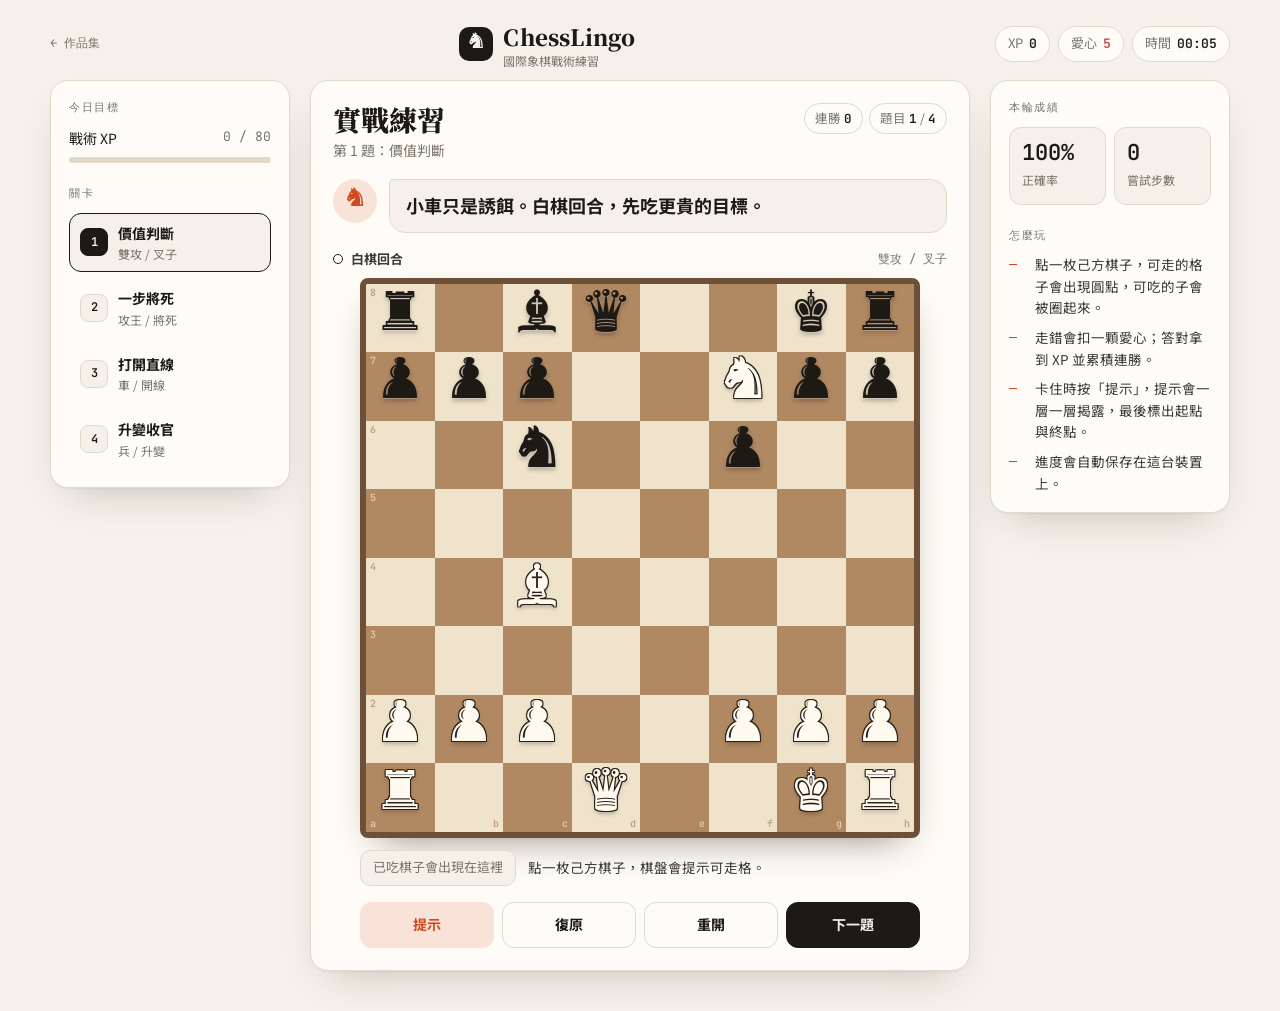
<file: myGames/0003-ChessLingo/index.html>
<!doctype html>
<html lang="zh-Hant">
<head>
  <meta charset="utf-8" />
  <meta name="viewport" content="width=device-width, initial-scale=1, viewport-fit=cover" />
  <title>ChessLingo｜國際象棋戰術練習</title>
  <link rel="icon" type="image/svg+xml" href="./assets/chesslingo-favicon.svg">
  <link rel="apple-touch-icon" sizes="180x180" href="./assets/chesslingo-favicon.svg">
  <meta name="description" content="ChessLingo：一題一題練國際象棋戰術。點選走子、分層提示、XP 與連勝，進度自動保存。" />
  <link rel="preconnect" href="https://fonts.googleapis.com">
  <link rel="preconnect" href="https://fonts.gstatic.com" crossorigin>
  <link href="https://fonts.googleapis.com/css2?family=JetBrains+Mono:wght@500;600&family=Noto+Sans+Symbols+2&family=Noto+Sans+TC:wght@400;700&family=Noto+Serif+TC:wght@900&display=swap" rel="stylesheet">
  <style>
    :root {
      color-scheme: light;
      --paper: #f5f1ea;
      --card: #fffcf7;
      --ink: #1c1a17;
      --ink-2: #3d3832;
      --muted: #7a7368;
      --line: #e2d9cb;
      --accent: #cf4a1f;
      --accent-soft: #f9e3d8;
      --good: #2f8f6a;
      --good-soft: #dcefe5;
      --bad: #c8434f;
      --light-sq: #efe3cc;
      --dark-sq: #b08862;
      --shadow: 0 1px 2px rgba(40, 30, 20, .05), 0 18px 40px -22px rgba(40, 30, 20, .3);
      --serif: "Noto Serif TC", Georgia, serif;
      --sans: "Noto Sans TC", -apple-system, "PingFang TC", "Microsoft JhengHei", sans-serif;
      --mono: "JetBrains Mono", ui-monospace, "SF Mono", Menlo, monospace;
      --chess: "Noto Sans Symbols 2", "Segoe UI Symbol", "DejaVu Sans", serif;
    }
    @media (prefers-color-scheme: dark) {
      :root {
        color-scheme: dark;
        --paper: #111214;
        --card: #191b1e;
        --ink: #eeeae3;
        --ink-2: #cfc9bf;
        --muted: #958f85;
        --line: #2b2e33;
        --accent: #ff7b4f;
        --accent-soft: #33201a;
        --good: #5cc79c;
        --good-soft: #17302a;
        --bad: #ff7b86;
        --shadow: 0 1px 2px rgba(0, 0, 0, .3), 0 18px 40px -22px rgba(0, 0, 0, .7);
      }
    }

    * { box-sizing: border-box; }
    html, body { min-height: 100%; }
    body {
      margin: 0; background: var(--paper); color: var(--ink);
      font-family: var(--sans); line-height: 1.6; -webkit-font-smoothing: antialiased;
    }
    button, input { font: inherit; }
    button { color: inherit; cursor: pointer; }
    button:disabled { cursor: not-allowed; opacity: .5; }
    .sr-only { position: absolute; width: 1px; height: 1px; overflow: hidden; clip: rect(0 0 0 0); white-space: nowrap; }

    .app-shell { width: min(1180px, 100% - 32px); margin: 0 auto; padding: 16px 0 40px; }

    /* top bar */
    .top-bar { display: flex; align-items: center; gap: 16px; height: 56px; margin-bottom: 8px; }
    .back-link { font-family: var(--mono); font-size: 12px; color: var(--muted); text-decoration: none; white-space: nowrap; }
    .back-link:hover { color: var(--ink); }
    .brand { display: flex; align-items: center; gap: 10px; margin: 0 auto; }
    .brand-mark {
      width: 34px; height: 34px; border-radius: 10px; display: grid; place-items: center;
      background: var(--ink); color: var(--paper); font-family: var(--chess); font-size: 20px; line-height: 1;
    }
    .brand-name { font-family: var(--serif); font-weight: 900; font-size: 22px; letter-spacing: .01em; }
    .brand-sub { font-size: 12px; color: var(--muted); display: block; line-height: 1.2; }
    .tabs { display: flex; gap: 8px; }
    .tab {
      display: inline-flex; align-items: baseline; gap: 6px; padding: 6px 12px; border-radius: 999px;
      border: 1px solid var(--line); background: var(--card); font-size: 13px; color: var(--muted); white-space: nowrap;
    }
    .tab strong, .tab .count { font-family: var(--mono); font-weight: 600; color: var(--ink); font-variant-numeric: tabular-nums; }
    .tab.hearts .count { color: var(--bad); }

    /* layout */
    .layout { display: grid; grid-template-columns: 240px minmax(0, 1fr) 240px; gap: 20px; align-items: start; }
    .side-panel, .product-panel, .lesson-card {
      background: var(--card); border: 1px solid var(--line); border-radius: 18px; box-shadow: var(--shadow);
    }
    .side-panel, .product-panel { padding: 18px; position: sticky; top: 16px; }
    .mini-title {
      font-family: var(--mono); font-size: 11px; letter-spacing: .14em; text-transform: uppercase;
      color: var(--muted); margin: 0 0 10px;
    }
    .mini-title:not(:first-child) { margin-top: 22px; }
    .goal-row { display: flex; justify-content: space-between; font-size: 14px; margin-bottom: 8px; }
    .goal-row > span:last-child { font-family: var(--mono); font-size: 13px; color: var(--muted); }
    .bar { height: 6px; border-radius: 999px; background: var(--line); overflow: hidden; }
    .bar-fill { height: 100%; width: 0; background: var(--accent); border-radius: inherit; transition: width .3s ease; }
    .level-list { display: grid; gap: 6px; }
    .level-item {
      display: grid; grid-template-columns: 28px 1fr; gap: 10px; align-items: center; text-align: left;
      width: 100%; padding: 8px 10px; border-radius: 12px; border: 1px solid transparent; background: transparent;
      transition: background .15s, border-color .15s;
    }
    .level-item:hover { background: var(--paper); }
    .level-item.active { border-color: var(--ink); background: var(--paper); }
    .level-dot {
      width: 28px; height: 28px; border-radius: 8px; display: grid; place-items: center;
      background: var(--paper); border: 1px solid var(--line); font-family: var(--mono); font-size: 12px; font-weight: 600;
    }
    .level-item.active .level-dot { background: var(--ink); color: var(--paper); border-color: var(--ink); }
    .level-item.done .level-dot { background: var(--good); color: #fff; border-color: var(--good); }
    .level-copy { min-width: 0; }
    .level-copy strong { display: block; font-size: 14px; white-space: nowrap; overflow: hidden; text-overflow: ellipsis; }
    .level-copy span { display: block; color: var(--muted); font-size: 12px; }

    /* lesson */
    .lesson-card { padding: 22px; }
    .lesson-header { display: flex; justify-content: space-between; align-items: flex-start; gap: 16px; }
    .lesson-kicker { margin: 0; font-family: var(--serif); font-weight: 900; font-size: 28px; line-height: 1.2; }
    .lesson-subtitle { margin: 2px 0 0; color: var(--muted); font-size: 14px; }
    .pill-row { display: flex; gap: 6px; flex-wrap: wrap; justify-content: flex-end; }
    .pill {
      font-size: 12.5px; color: var(--muted); padding: 4px 10px; border-radius: 999px;
      border: 1px solid var(--line); white-space: nowrap;
    }
    .pill strong, .pill span { font-family: var(--mono); color: var(--ink); font-weight: 600; }

    .coach-row { display: grid; grid-template-columns: 44px 1fr; gap: 12px; align-items: start; margin: 18px 0 16px; }
    .coach {
      width: 44px; height: 44px; border-radius: 50%; display: grid; place-items: center;
      background: var(--accent-soft); color: var(--accent); font-family: var(--chess); font-size: 24px; line-height: 1;
    }
    .bubble {
      position: relative; padding: 12px 16px; border-radius: 4px 16px 16px 16px;
      background: var(--paper); border: 1px solid var(--line);
      font-size: clamp(16px, 2vw, 18px); font-weight: 700; line-height: 1.55;
    }

    .board-frame { border-radius: 14px; }
    .board-meta {
      display: flex; justify-content: space-between; align-items: center; gap: 12px;
      font-size: 13px; color: var(--muted); margin-bottom: 8px;
    }
    .board-meta > span:first-child { display: inline-flex; align-items: center; gap: 8px; color: var(--ink-2); font-weight: 700; }
    #puzzleTag { font-family: var(--mono); font-size: 12px; }
    .turn-dot { width: 10px; height: 10px; border-radius: 50%; background: #fff; border: 1.5px solid var(--ink); }
    .board {
      display: grid; grid-template-columns: repeat(8, minmax(0, 1fr)); grid-template-rows: repeat(8, minmax(0, 1fr)); aspect-ratio: 1 / 1;
      width: 100%; max-width: 560px; margin: 0 auto;
      border-radius: 8px; overflow: hidden; border: 6px solid #6e5038;
      box-shadow: 0 16px 36px -18px rgba(40, 25, 10, .55);
      user-select: none; -webkit-user-select: none;
    }
    .cell { position: relative; min-width: 0; min-height: 0; overflow: hidden; display: grid; place-items: center; cursor: pointer; outline: none; }
    .cell.light { background: var(--light-sq); }
    .cell.dark { background: var(--dark-sq); }
    .cell:focus-visible { box-shadow: inset 0 0 0 3px var(--accent); }
    .cell.selected { background: #e7c66a; }
    .cell.dark.selected { background: #d1a94c; }
    .coord {
      position: absolute; font-family: var(--mono); font-size: 10px; font-weight: 600; line-height: 1;
      pointer-events: none; opacity: .75;
    }
    .cell.light .coord { color: var(--dark-sq); }
    .cell.dark .coord { color: var(--light-sq); }
    .cell[data-square^="a"] .coord { top: 4px; left: 4px; }
    .cell[data-square$="1"] .coord { bottom: 3px; right: 4px; top: auto; left: auto; }
    .cell[data-square="a1"] .coord { bottom: 3px; left: 4px; right: auto; top: auto; }
    .piece {
      position: relative; z-index: 2; font-family: var(--chess); line-height: 1;
      font-size: clamp(26px, 8.4vw, 54px); transition: transform .14s ease;
      font-variant-emoji: text;
    }
    .piece.white {
      color: #fffaf0;
      text-shadow: 0 0 1px #2a2119, 1px 1px 0 #2a2119, -1px 1px 0 #2a2119, 1px -1px 0 #2a2119, -1px -1px 0 #2a2119, 0 3px 4px rgba(0, 0, 0, .25);
    }
    .piece.black { color: #1d1915; text-shadow: 0 1px 0 rgba(255, 255, 255, .25), 0 3px 4px rgba(0, 0, 0, .25); }
    .piece.ghost { opacity: .42; }
    @media (hover: hover) { .cell.has-piece:hover .piece { transform: translateY(-2px); } }
    .cell.selected .piece { transform: translateY(-3px) scale(1.06); }
    .cell.valid::before {
      content: ""; position: absolute; width: 28%; height: 28%; border-radius: 50%;
      background: rgba(28, 26, 23, .28); z-index: 1;
    }
    .cell.capture.valid::before {
      width: 88%; height: 88%; background: transparent; border: 4px solid rgba(207, 74, 31, .75);
    }
    .cell.solution-from::after, .cell.solution-to::after {
      content: ""; position: absolute; inset: 3px; border-radius: 4px; z-index: 1;
      border: 3px dashed rgba(47, 143, 106, .95);
    }
    .cell.solution-to::after { border-style: solid; }
    .cell.correct-flash { animation: correctFlash .6s ease; }
    .cell.wrong-flash { animation: wrongFlash .55s ease; }
    .board.shake { animation: shake .38s ease; }

    .under-board { display: grid; grid-template-columns: auto 1fr; gap: 12px; align-items: center; max-width: 560px; margin: 12px auto 0; }
    .captured-tray {
      display: flex; align-items: center; gap: 2px; font-size: 13px; color: var(--muted);
      padding: 6px 12px; border-radius: 10px; background: var(--paper); border: 1px solid var(--line); min-height: 36px;
    }
    .captured-piece { font-family: var(--chess); font-size: 20px; color: var(--ink); line-height: 1; }
    .coach-note { font-size: 13.5px; color: var(--ink-2); }

    .actions { display: grid; grid-template-columns: repeat(4, 1fr); gap: 8px; max-width: 560px; margin: 16px auto 0; }
    .action-btn {
      min-height: 46px; padding: 0 14px; border-radius: 12px; border: 1px solid var(--line);
      background: var(--card); font-weight: 700; font-size: 14px;
      transition: border-color .15s, transform .15s, opacity .15s;
    }
    .action-btn:hover { border-color: var(--ink-2); }
    .action-btn:active { transform: scale(.97); }
    .action-btn.primary { background: var(--ink); color: var(--paper); border-color: var(--ink); }
    .action-btn.primary:hover { opacity: .9; }
    .action-btn.warn { background: var(--accent-soft); border-color: transparent; color: var(--accent); }

    /* stats panel */
    .metric-grid { display: grid; grid-template-columns: 1fr 1fr; gap: 8px; }
    .metric { padding: 12px; border-radius: 12px; background: var(--paper); border: 1px solid var(--line); }
    .metric strong { display: block; font-family: var(--mono); font-size: 22px; font-weight: 600; line-height: 1.2; font-variant-numeric: tabular-nums; }
    .metric span { font-size: 12px; color: var(--muted); }
    .how-to { margin: 0; padding: 0; list-style: none; display: grid; gap: 8px; font-size: 13.5px; color: var(--ink-2); }
    .how-to li { display: grid; grid-template-columns: 18px 1fr; gap: 8px; }
    .how-to li::before { content: "—"; color: var(--accent); font-family: var(--mono); }
    .event-log { display: none; }

    /* toast + modal */
    .toast {
      position: fixed; left: 50%; bottom: 24px; transform: translate(-50%, 16px); z-index: 50;
      max-width: min(92vw, 460px); padding: 11px 16px; border-radius: 999px;
      background: var(--ink); color: var(--paper); font-weight: 700; font-size: 14px; text-align: center;
      box-shadow: 0 16px 40px -12px rgba(0, 0, 0, .45);
      opacity: 0; pointer-events: none; transition: opacity .16s ease, transform .16s ease;
    }
    .toast.show { opacity: 1; transform: translate(-50%, 0); }
    .modal-backdrop {
      position: fixed; inset: 0; z-index: 60; display: none; place-items: center; padding: 20px;
      background: color-mix(in srgb, var(--paper) 55%, transparent);
      backdrop-filter: blur(8px); -webkit-backdrop-filter: blur(8px);
    }
    .modal-backdrop.show { display: grid; }
    .modal {
      width: min(100%, 420px); padding: 28px 24px 22px; border-radius: 20px; text-align: center;
      background: var(--card); border: 1px solid var(--line); box-shadow: 0 30px 80px -30px rgba(0, 0, 0, .45);
      animation: popIn .25s ease;
    }
    .trophy {
      width: 64px; height: 64px; margin: 0 auto 10px; border-radius: 50%; display: grid; place-items: center;
      background: var(--accent-soft); color: var(--accent); font-family: var(--chess); font-size: 36px; line-height: 1;
    }
    .modal h2 { margin: 0 0 6px; font-family: var(--serif); font-weight: 900; font-size: 26px; }
    .modal p { margin: 0 0 20px; color: var(--ink-2); font-size: 15px; }
    .modal-actions { display: grid; grid-template-columns: 1fr 1fr; gap: 8px; }

    @keyframes correctFlash { 50% { box-shadow: inset 0 0 0 999px rgba(47, 143, 106, .35); } }
    @keyframes wrongFlash { 50% { box-shadow: inset 0 0 0 999px rgba(200, 67, 79, .35); } }
    @keyframes shake { 0%, 100% { transform: translateX(0); } 20% { transform: translateX(-8px); } 40% { transform: translateX(7px); } 60% { transform: translateX(-5px); } 80% { transform: translateX(3px); } }
    @keyframes popIn { from { opacity: 0; transform: translateY(12px) scale(.97); } to { opacity: 1; transform: none; } }

    @media (max-width: 1080px) {
      .layout { grid-template-columns: 1fr; max-width: 640px; margin: 0 auto; }
      .side-panel, .product-panel { position: static; }
      .side-panel { order: 2; }
      .product-panel { order: 3; }
      .level-list { grid-template-columns: repeat(2, 1fr); }
    }
    @media (max-width: 700px) {
      .app-shell { width: calc(100% - 24px); padding-top: 8px; }
      .top-bar { flex-wrap: wrap; height: auto; gap: 10px; }
      .brand { order: -1; margin: 0; flex: 1; }
      .brand-sub { display: none; }
      .tabs { width: 100%; order: 2; }
      .tab { flex: 1; justify-content: center; padding: 6px 8px; }
      .tab { font-size: 12px; }
      .lesson-card { padding: 14px; }
      .lesson-kicker { font-size: 22px; }
      .pill-row { flex-direction: column; align-items: flex-end; }
      .board { border-width: 4px; }
      .under-board { grid-template-columns: 1fr; }
      .actions { grid-template-columns: 1fr 1fr; }
      .level-list { grid-template-columns: 1fr; }
    }
    @media (prefers-reduced-motion: reduce) {
      *, *::before, *::after { animation-duration: 1ms !important; transition-duration: 1ms !important; }
    }
  </style>
</head>
<body>
  <div class="app-shell">
    <header class="top-bar">
      <a class="back-link" id="closeBtn" href="../../index.html#works">← 作品集</a>
      <div class="brand" aria-label="ChessLingo">
        <span class="brand-mark" aria-hidden="true">♞&#xFE0E;</span>
        <span><span class="brand-name">ChessLingo</span><span class="brand-sub">國際象棋戰術練習</span></span>
      </div>
      <nav class="tabs" aria-label="本輪狀態">
        <div class="tab"><span class="label">XP</span><span class="count" id="xpTop">0</span></div>
        <div class="tab hearts"><span class="label">愛心</span><span class="count" id="heartsTop">5</span></div>
        <div class="tab"><span class="label">時間</span><span class="count" id="timerTop">00:00</span></div>
      </nav>
    </header>

    <main class="layout">
      <aside class="side-panel" aria-label="課程進度">
        <div class="mini-title">今日目標</div>
        <div class="daily-goal">
          <div class="goal-row"><span>戰術 XP</span><span><span id="goalXp">0</span> / 80</span></div>
          <div class="bar"><div class="bar-fill" id="goalBar"></div></div>
        </div>
        <div class="mini-title">關卡</div>
        <div class="level-list" id="levelList"></div>
      </aside>

      <section class="lesson-card" aria-label="國際象棋實戰練習">
        <div class="lesson-header">
          <div>
            <h1 class="lesson-kicker">實戰練習</h1>
            <p class="lesson-subtitle" id="lessonSubtitle">用點選棋子的方式完成題目</p>
          </div>
          <div class="pill-row">
            <span class="pill">連勝 <strong id="streakText">0</strong></span>
            <span class="pill">題目 <strong id="roundText">1</strong> / <span id="totalRounds">4</span></span>
          </div>
        </div>

        <div class="coach-row">
          <div class="coach" aria-hidden="true">♞&#xFE0E;</div>
          <div class="bubble"><span id="coachText">載入題目中……</span></div>
        </div>

        <div class="board-section">
          <div class="board-frame">
            <div class="board-meta">
              <span><span class="turn-dot"></span><span id="turnText">白棋回合</span></span>
              <span id="puzzleTag">Tactic</span>
            </div>
            <div class="board" id="board" role="grid" aria-label="可互動國際象棋棋盤"></div>
            <div class="under-board">
              <div class="captured-tray" id="capturedTray">已吃棋子會出現在這裡</div>
              <div class="coach-note" id="coachNote">點一枚己方棋子，棋盤會提示可走格。</div>
            </div>
          </div>
        </div>

        <div class="actions" aria-label="操作">
          <button class="action-btn warn" type="button" id="hintBtn">提示</button>
          <button class="action-btn" type="button" id="undoBtn">復原</button>
          <button class="action-btn" type="button" id="resetBtn">重開</button>
          <button class="action-btn primary" type="button" id="nextBtn">下一題</button>
        </div>
        <div class="sr-only" aria-live="polite" id="liveRegion"></div>
      </section>

      <aside class="product-panel" aria-label="本輪成績">
        <div class="mini-title">本輪成績</div>
        <div class="metric-grid">
          <div class="metric"><strong id="metricAccuracy">100%</strong><span>正確率</span></div>
          <div class="metric"><strong id="metricMoves">0</strong><span>嘗試步數</span></div>
        </div>
        <div class="mini-title">怎麼玩</div>
        <ul class="how-to">
          <li>點一枚己方棋子，可走的格子會出現圓點，可吃的子會被圈起來。</li>
          <li>走錯會扣一顆愛心；答對拿到 XP 並累積連勝。</li>
          <li>卡住時按「提示」，提示會一層一層揭露，最後標出起點與終點。</li>
          <li>進度會自動保存在這台裝置上。</li>
        </ul>
        <div class="event-log" id="eventLog" aria-hidden="true"></div>
      </aside>
    </main>
  </div>

  <div class="toast" id="toast" role="status" aria-live="polite"></div>

  <div class="modal-backdrop" id="finishModal" aria-hidden="true">
    <div class="modal" role="dialog" aria-modal="true" aria-labelledby="finishTitle">
      <div class="trophy" aria-hidden="true">♚&#xFE0E;</div>
      <h2 id="finishTitle">全部完成！</h2>
      <p id="finishCopy">這組戰術題你都解開了。想再挑戰一次，或回頭看看最後一題？</p>
      <div class="modal-actions">
        <button class="action-btn" type="button" id="modalReviewBtn">回看最後一題</button>
        <button class="action-btn primary" type="button" id="modalRestartBtn">再玩一次</button>
      </div>
    </div>
  </div>

  <script>
    (() => {
      "use strict";

      const FILES = ["a", "b", "c", "d", "e", "f", "g", "h"];
      const RANKS = [8, 7, 6, 5, 4, 3, 2, 1];
      const PIECE_SYMBOL = {
        wK: "♔", wQ: "♕", wR: "♖", wB: "♗", wN: "♘", wP: "♙",
        bK: "♚", bQ: "♛", bR: "♜", bB: "♝", bN: "♞", bP: "♟"
      };
      const PIECE_NAME = {
        K: "王", Q: "皇后", R: "車", B: "主教", N: "騎士", P: "兵"
      };
      const STORAGE_KEY = "chesslingo.demo.v1";

      const puzzles = [
        {
          id: "fork-queen",
          title: "價值判斷",
          tag: "雙攻 / 叉子",
          side: "w",
          reward: 20,
          prompt: "小車只是誘餌。白棋回合，先吃更貴的目標。",
          note: "點 f7 的騎士，再點 d8 的黑皇后。",
          success: "漂亮！騎士同時攻擊皇后和車，先拿皇后最賺。",
          fail: "這步能走，但沒有抓到最值錢的目標。先看騎士攻擊了誰。",
          hints: [
            "這是一個騎士雙攻：同一枚騎士正在攻擊兩個黑方大子。",
            "皇后價值高於車。不要被 h8 的車吸引。",
            "最後提示：點 f7 的白騎士，移到 d8 吃黑皇后。"
          ],
          solution: [{ from: "f7", to: "d8", promotion: null }],
          board: {
            g1: "wK", d1: "wQ", a1: "wR", h1: "wR", c4: "wB", f7: "wN",
            a2: "wP", b2: "wP", c2: "wP", f2: "wP", g2: "wP", h2: "wP",
            g8: "bK", d8: "bQ", h8: "bR", c8: "bB", a8: "bR", c6: "bN",
            a7: "bP", b7: "bP", c7: "bP", f6: "bP", g7: "bP", h7: "bP"
          }
        },
        {
          id: "mate-pattern",
          title: "一步將死",
          tag: "攻王 / 將死",
          side: "w",
          reward: 20,
          prompt: "黑王附近防線鬆了。白棋一步結束戰鬥。",
          note: "白皇后已經瞄準 f7，主教在 c4 保護那格。",
          success: "將死！皇后吃 f7，主教保護皇后，黑王無法反吃。",
          fail: "還沒有形成將死。找皇后可以貼近黑王又被保護的格子。",
          hints: [
            "黑王在 g8，f7 是黑王旁邊的弱點。",
            "白主教 c4 沿斜線保護 f7。",
            "最後提示：點 h5 的白皇后，移到 f7。"
          ],
          solution: [{ from: "h5", to: "f7", promotion: null }],
          board: {
            g1: "wK", h5: "wQ", c4: "wB", e1: "wR", f3: "wN",
            a2: "wP", b2: "wP", c2: "wP", f2: "wP", g2: "wP", h2: "wP",
            g8: "bK", d8: "bQ", a8: "bR", f8: "bR", c8: "bB",
            a7: "bP", b7: "bP", c7: "bP", f7: "bP", g7: "bP", h7: "bP"
          }
        },
        {
          id: "open-file",
          title: "打開直線",
          tag: "車 / 開線",
          side: "w",
          reward: 20,
          prompt: "中路全空。用車沿直線吃掉黑方重子。",
          note: "車走直線，e 檔沒有任何棋子擋路。",
          success: "好棋！白車從 e1 直上吃 e8，打開整條 e 檔。",
          fail: "車不能轉彎。看 e 檔從 e1 到 e8 是否完全暢通。",
          hints: [
            "這題不用騎士跳躍，也不用主教斜線。",
            "白車在 e1，黑車在 e8，兩者中間沒有棋子。",
            "最後提示：點 e1 的白車，移到 e8。"
          ],
          solution: [{ from: "e1", to: "e8", promotion: null }],
          board: {
            g1: "wK", d1: "wQ", e1: "wR", c4: "wB", f3: "wN",
            a2: "wP", b2: "wP", c2: "wP", f2: "wP", g2: "wP", h2: "wP",
            g8: "bK", e8: "bR", d8: "bQ", c8: "bB", b8: "bN",
            a7: "bP", b7: "bP", c7: "bP", f7: "bP", g7: "bP", h7: "bP"
          }
        },
        {
          id: "promotion-capture",
          title: "升變收官",
          tag: "兵 / 升變",
          side: "w",
          reward: 20,
          prompt: "小兵到終點不再是小兵。吃車並升變吧！",
          note: "白兵從 g7 斜吃到 h8，抵達第 8 橫排後會升變。",
          success: "升變成功！小兵吃車後變皇后，這就是收官火力。",
          fail: "兵不能像車那樣直線吃子。白兵要斜吃敵子才能升變。",
          hints: [
            "白兵在 g7，前方 g8 沒有目標，但斜前方 h8 有黑車。",
            "白兵到第 8 橫排時可以升變成皇后。",
            "最後提示：點 g7 的白兵，移到 h8，系統會自動升變。"
          ],
          solution: [{ from: "g7", to: "h8", promotion: "Q" }],
          board: {
            c6: "wK", g7: "wP", a1: "wR", d3: "wB",
            a8: "bK", h8: "bR", d8: "bQ", a7: "bP", b7: "bP", c7: "bP", g6: "bP"
          }
        }
      ];

      const el = {
        board: document.getElementById("board"),
        coachText: document.getElementById("coachText"),
        coachNote: document.getElementById("coachNote"),
        capturedTray: document.getElementById("capturedTray"),
        xpTop: document.getElementById("xpTop"),
        heartsTop: document.getElementById("heartsTop"),
        timerTop: document.getElementById("timerTop"),
        goalXp: document.getElementById("goalXp"),
        goalBar: document.getElementById("goalBar"),
        streakText: document.getElementById("streakText"),
        roundText: document.getElementById("roundText"),
        totalRounds: document.getElementById("totalRounds"),
        lessonSubtitle: document.getElementById("lessonSubtitle"),
        turnText: document.getElementById("turnText"),
        puzzleTag: document.getElementById("puzzleTag"),
        levelList: document.getElementById("levelList"),
        hintBtn: document.getElementById("hintBtn"),
        undoBtn: document.getElementById("undoBtn"),
        resetBtn: document.getElementById("resetBtn"),
        nextBtn: document.getElementById("nextBtn"),
        closeBtn: document.getElementById("closeBtn"),
        toast: document.getElementById("toast"),
        finishModal: document.getElementById("finishModal"),
        modalRestartBtn: document.getElementById("modalRestartBtn"),
        modalReviewBtn: document.getElementById("modalReviewBtn"),
        metricAccuracy: document.getElementById("metricAccuracy"),
        metricMoves: document.getElementById("metricMoves"),
        eventLog: document.getElementById("eventLog"),
        liveRegion: document.getElementById("liveRegion")
      };

      const defaultState = () => ({
        xp: 0,
        hearts: 5,
        streak: 0,
        lessonIndex: 0,
        completed: [],
        elapsed: 0,
        attempts: 0,
        wrong: 0,
        eventLog: [],
        lastPlayedAt: Date.now()
      });

      let state = loadState();
      let board = {};
      let selected = null;
      let validTargets = [];
      let hintIndex = 0;
      let highlightedSolution = false;
      let captured = [];
      let history = [];
      let busy = false;
      let toastTimer = null;

      init();

      function init() {
        el.totalRounds.textContent = String(puzzles.length);
        resetBoardForPuzzle(state.lessonIndex);
        renderAll();
        attachEvents();
        addEvent("lesson_start", { puzzle: currentPuzzle().id });
        setInterval(() => {
          state.elapsed += 1;
          state.lastPlayedAt = Date.now();
          renderStats();
          saveState();
        }, 1000);
      }

      function loadState() {
        try {
          const raw = localStorage.getItem(STORAGE_KEY);
          if (!raw) return defaultState();
          const parsed = JSON.parse(raw);
          return { ...defaultState(), ...parsed, eventLog: Array.isArray(parsed.eventLog) ? parsed.eventLog.slice(0, 12) : [] };
        } catch (err) {
          return defaultState();
        }
      }

      function saveState() {
        try { localStorage.setItem(STORAGE_KEY, JSON.stringify(state)); } catch (err) {}
      }

      function currentPuzzle() {
        return puzzles[Math.max(0, Math.min(state.lessonIndex, puzzles.length - 1))];
      }

      function cloneBoard(source) {
        return Object.fromEntries(Object.entries(source).map(([sq, piece]) => [sq, piece]));
      }

      function resetBoardForPuzzle(index) {
        const puzzle = puzzles[index] || puzzles[0];
        board = cloneBoard(puzzle.board);
        selected = null;
        validTargets = [];
        hintIndex = 0;
        highlightedSolution = false;
        captured = [];
        history = [];
        busy = false;
      }

      function attachEvents() {
        el.board.addEventListener("click", (event) => {
          const cell = event.target.closest(".cell");
          if (!cell) return;
          handleCell(cell.dataset.square);
        });

        el.board.addEventListener("keydown", (event) => {
          const cell = event.target.closest(".cell");
          if (!cell) return;
          const square = cell.dataset.square;
          if (event.key === "Enter" || event.key === " ") {
            event.preventDefault();
            handleCell(square);
          }
          if (["ArrowUp", "ArrowDown", "ArrowLeft", "ArrowRight"].includes(event.key)) {
            event.preventDefault();
            focusNeighbor(square, event.key);
          }
        });

        el.hintBtn.addEventListener("click", showHint);
        el.undoBtn.addEventListener("click", undoMove);
        el.resetBtn.addEventListener("click", () => {
          resetBoardForPuzzle(state.lessonIndex);
          el.coachText.textContent = currentPuzzle().prompt;
          el.coachNote.textContent = currentPuzzle().note;
          addEvent("puzzle_reset", { puzzle: currentPuzzle().id });
          renderAll();
          showToast("這題已重開");
        });
        el.nextBtn.addEventListener("click", () => goToPuzzle((state.lessonIndex + 1) % puzzles.length, true));
        el.modalRestartBtn.addEventListener("click", hardReset);
        el.modalReviewBtn.addEventListener("click", () => {
          hideFinishModal();
          goToPuzzle(puzzles.length - 1, false);
        });
      }

      function focusNeighbor(square, key) {
        const fileIndex = FILES.indexOf(square[0]);
        const rank = Number(square[1]);
        let nextFile = fileIndex;
        let nextRank = rank;
        if (key === "ArrowLeft") nextFile -= 1;
        if (key === "ArrowRight") nextFile += 1;
        if (key === "ArrowUp") nextRank += 1;
        if (key === "ArrowDown") nextRank -= 1;
        if (nextFile < 0 || nextFile > 7 || nextRank < 1 || nextRank > 8) return;
        const target = `${FILES[nextFile]}${nextRank}`;
        const nextCell = el.board.querySelector(`[data-square="${target}"]`);
        if (nextCell) nextCell.focus();
      }

      function handleCell(square) {
        if (busy) return;
        const puzzle = currentPuzzle();
        const piece = board[square];

        if (!selected) {
          if (piece && piece[0] === puzzle.side) {
            selectSquare(square);
          } else {
            nudge("先選一枚白棋。", square);
          }
          return;
        }

        if (square === selected) {
          clearSelection();
          return;
        }

        if (validTargets.includes(square)) {
          attemptMove(selected, square);
          return;
        }

        if (piece && piece[0] === puzzle.side) {
          selectSquare(square);
          return;
        }

        nudge("這格不是目前可走的位置。看綠色提示點。", square);
      }

      function selectSquare(square) {
        selected = square;
        const piece = board[square];
        validTargets = getPseudoLegalMoves(square, piece, board);
        highlightedSolution = false;
        const name = `${piece[0] === "w" ? "白" : "黑"}${PIECE_NAME[piece[1]]}`;
        el.coachNote.textContent = `已選 ${name} ${square}。圓點是可走格，圈起來的是可吃的子。`;
        addEvent("piece_select", { square, piece });
        renderBoard();
      }

      function clearSelection() {
        selected = null;
        validTargets = [];
        highlightedSolution = false;
        el.coachNote.textContent = currentPuzzle().note;
        renderBoard();
      }

      function attemptMove(from, to) {
        const puzzle = currentPuzzle();
        const answer = puzzle.solution[0];
        state.attempts += 1;
        const piece = board[from];
        const target = board[to] || null;
        const isCorrect = answer.from === from && answer.to === to;
        addEvent("move_attempt", { puzzle: puzzle.id, from, to, piece, capture: target, correct: isCorrect });

        if (!isCorrect) {
          state.wrong += 1;
          state.hearts = Math.max(0, state.hearts - 1);
          el.coachText.textContent = puzzle.fail;
          el.coachNote.textContent = "再試一次：錯誤步不會真的落子，方便學習。";
          flashWrong(from, to);
          clearSelection();
          renderStats();
          saveState();
          showToast(state.hearts > 0 ? "差一點，扣 1 顆愛心" : "愛心用完了，不過可以繼續練習");
          return;
        }

        makeMove(from, to, answer.promotion);
        el.coachText.textContent = puzzle.success;
        el.coachNote.textContent = `+${puzzle.reward} XP｜${puzzle.title} 已完成`;
        state.xp += puzzle.reward;
        state.streak += 1;
        if (!state.completed.includes(puzzle.id)) state.completed.push(puzzle.id);
        busy = true;
        flashCorrect(to);
        clearSelection();
        renderAll();
        saveState();
        showToast(`正確！+${puzzle.reward} XP`);
        addEvent("puzzle_complete", { puzzle: puzzle.id, xp: state.xp, streak: state.streak });

        window.setTimeout(() => {
          busy = false;
          if (state.lessonIndex >= puzzles.length - 1) {
            showFinishModal();
          } else {
            goToPuzzle(state.lessonIndex + 1, false);
          }
        }, 1450);
      }

      function makeMove(from, to, promotion) {
        const piece = board[from];
        const target = board[to] || null;
        history.push({ board: cloneBoard(board), captured: captured.slice(), from, to });
        if (target) captured.push(target);
        delete board[from];
        board[to] = promotion ? `${piece[0]}${promotion}` : piece;
      }

      function undoMove() {
        const last = history.pop();
        if (!last) {
          showToast("目前沒有可復原的步。錯誤步本來就不落子。");
          return;
        }
        board = last.board;
        captured = last.captured;
        selected = null;
        validTargets = [];
        highlightedSolution = false;
        el.coachText.textContent = currentPuzzle().prompt;
        el.coachNote.textContent = "已復原上一手。";
        addEvent("move_undo", { puzzle: currentPuzzle().id });
        renderAll();
      }

      function showHint() {
        const puzzle = currentPuzzle();
        const text = puzzle.hints[Math.min(hintIndex, puzzle.hints.length - 1)];
        el.coachText.textContent = text;
        el.coachNote.textContent = "提示已開啟。完成題目仍可獲得 XP。";
        highlightedSolution = hintIndex >= puzzle.hints.length - 1;
        hintIndex += 1;
        addEvent("hint_used", { puzzle: puzzle.id, hintLevel: hintIndex });
        renderBoard();
      }

      function goToPuzzle(index, manual) {
        state.lessonIndex = Math.max(0, Math.min(index, puzzles.length - 1));
        resetBoardForPuzzle(state.lessonIndex);
        const puzzle = currentPuzzle();
        el.coachText.textContent = puzzle.prompt;
        el.coachNote.textContent = puzzle.note;
        addEvent(manual ? "puzzle_skip" : "puzzle_load", { puzzle: puzzle.id, index: state.lessonIndex + 1 });
        renderAll();
        saveState();
      }

      function hardReset() {
        state = defaultState();
        resetBoardForPuzzle(0);
        hideFinishModal();
        addEvent("demo_restart", { at: new Date().toISOString() });
        renderAll();
        saveState();
        showToast("進度已重置");
      }

      function renderAll() {
        const puzzle = currentPuzzle();
        el.coachText.textContent = el.coachText.textContent === "載入題目中……" ? puzzle.prompt : el.coachText.textContent;
        el.coachNote.textContent = el.coachNote.textContent || puzzle.note;
        el.lessonSubtitle.textContent = `第 ${state.lessonIndex + 1} 題：${puzzle.title}`;
        el.turnText.textContent = puzzle.side === "w" ? "白棋回合" : "黑棋回合";
        el.puzzleTag.textContent = puzzle.tag;
        el.roundText.textContent = String(state.lessonIndex + 1);
        renderStats();
        renderLevels();
        renderBoard();
        renderCaptured();
        renderEventLog();
      }

      function renderStats() {
        el.xpTop.textContent = String(state.xp);
        el.heartsTop.textContent = String(state.hearts);
        el.timerTop.textContent = formatTime(state.elapsed);
        el.goalXp.textContent = String(Math.min(state.xp, 80));
        el.goalBar.style.width = `${Math.min(100, state.xp / 80 * 100)}%`;
        el.streakText.textContent = String(state.streak);
        el.metricMoves.textContent = String(state.attempts);
        const accuracy = state.attempts === 0 ? 100 : Math.round((state.attempts - state.wrong) / state.attempts * 100);
        el.metricAccuracy.textContent = `${Math.max(0, accuracy)}%`;
      }

      function renderLevels() {
        el.levelList.innerHTML = "";
        puzzles.forEach((puzzle, index) => {
          const item = document.createElement("button");
          item.type = "button";
          item.className = "level-item";
          if (index === state.lessonIndex) item.classList.add("active");
          if (state.completed.includes(puzzle.id)) item.classList.add("done");
          item.innerHTML = `
            <span class="level-dot">${state.completed.includes(puzzle.id) ? "✓" : index + 1}</span>
            <span class="level-copy"><strong>${escapeHtml(puzzle.title)}</strong><span>${escapeHtml(puzzle.tag)}</span></span>
          `;
          item.addEventListener("click", () => goToPuzzle(index, true));
          el.levelList.appendChild(item);
        });
      }

      function renderBoard() {
        const puzzle = currentPuzzle();
        const answer = puzzle.solution[0];
        el.board.innerHTML = "";
        for (const rank of RANKS) {
          for (const file of FILES) {
            const square = `${file}${rank}`;
            const cell = document.createElement("div");
            const fileIndex = FILES.indexOf(file) + 1;
            cell.className = `cell ${(fileIndex + rank) % 2 === 0 ? "dark" : "light"}`;
            cell.dataset.square = square;
            cell.setAttribute("role", "gridcell");
            cell.setAttribute("tabindex", "0");
            cell.setAttribute("aria-label", describeSquare(square));

            if (square === selected) cell.classList.add("selected");
            if (validTargets.includes(square)) {
              cell.classList.add("valid");
              if (board[square] && board[square][0] !== puzzle.side) cell.classList.add("capture");
            }
            if (highlightedSolution && square === answer.from) cell.classList.add("solution-from");
            if (highlightedSolution && square === answer.to) cell.classList.add("solution-to");
            if (board[square]) {
              cell.classList.add("has-piece");
              cell.appendChild(renderPiece(board[square]));
            }
            if (rank === 1 || file === "a") {
              const coord = document.createElement("span");
              coord.className = "coord";
              coord.textContent = rank === 1 ? file : String(rank);
              cell.appendChild(coord);
            }
            el.board.appendChild(cell);
          }
        }
      }

      function renderPiece(piece) {
        const node = document.createElement("span");
        node.className = `piece ${piece[0] === "w" ? "white" : "black"}`;
        node.textContent = (PIECE_SYMBOL["b" + piece[1]] || "?") + "\uFE0E";
        node.setAttribute("aria-hidden", "true");
        return node;
      }

      function renderCaptured() {
        el.capturedTray.innerHTML = "";
        if (!captured.length) {
          el.capturedTray.textContent = "已吃棋子會出現在這裡";
          return;
        }
        const label = document.createElement("span");
        label.textContent = "已吃：";
        el.capturedTray.appendChild(label);
        captured.forEach((piece) => {
          const item = document.createElement("span");
          item.className = "captured-piece";
          item.textContent = (PIECE_SYMBOL[piece] || "?") + "\uFE0E";
          el.capturedTray.appendChild(item);
        });
      }

      function renderEventLog() {
        el.eventLog.innerHTML = "";
        if (!state.eventLog.length) {
          const empty = document.createElement("div");
          empty.className = "event";
          empty.textContent = "等待第一個互動事件…";
          el.eventLog.appendChild(empty);
          return;
        }
        state.eventLog.slice(0, 12).forEach((entry) => {
          const node = document.createElement("div");
          node.className = "event";
          node.textContent = entry;
          el.eventLog.appendChild(node);
        });
      }

      function addEvent(name, payload = {}) {
        const compactPayload = Object.entries(payload)
          .map(([key, value]) => `${key}:${String(value).replace(/\s+/g, "_")}`)
          .join(" ");
        const stamp = formatTime(state.elapsed);
        state.eventLog.unshift(`${stamp} ${name}${compactPayload ? " · " + compactPayload : ""}`);
        state.eventLog = state.eventLog.slice(0, 20);
        renderEventLog();
        saveState();
      }

      function getPseudoLegalMoves(square, piece, position) {
        if (!piece) return [];
        const side = piece[0];
        const type = piece[1];
        const moves = [];
        const fileIndex = FILES.indexOf(square[0]);
        const rank = Number(square[1]);
        const add = (f, r) => {
          if (f < 0 || f > 7 || r < 1 || r > 8) return false;
          const targetSquare = `${FILES[f]}${r}`;
          const target = position[targetSquare];
          if (!target) {
            moves.push(targetSquare);
            return true;
          }
          if (target[0] !== side) moves.push(targetSquare);
          return false;
        };
        const slide = (df, dr) => {
          let f = fileIndex + df;
          let r = rank + dr;
          while (f >= 0 && f <= 7 && r >= 1 && r <= 8) {
            if (!add(f, r)) break;
            f += df;
            r += dr;
          }
        };

        if (type === "N") {
          [[1,2], [2,1], [2,-1], [1,-2], [-1,-2], [-2,-1], [-2,1], [-1,2]].forEach(([df, dr]) => add(fileIndex + df, rank + dr));
        }
        if (type === "K") {
          [[1,1], [1,0], [1,-1], [0,1], [0,-1], [-1,1], [-1,0], [-1,-1]].forEach(([df, dr]) => add(fileIndex + df, rank + dr));
        }
        if (type === "B" || type === "Q") {
          [[1,1], [1,-1], [-1,1], [-1,-1]].forEach(([df, dr]) => slide(df, dr));
        }
        if (type === "R" || type === "Q") {
          [[1,0], [-1,0], [0,1], [0,-1]].forEach(([df, dr]) => slide(df, dr));
        }
        if (type === "P") {
          const dir = side === "w" ? 1 : -1;
          const startRank = side === "w" ? 2 : 7;
          const one = `${square[0]}${rank + dir}`;
          if (rank + dir >= 1 && rank + dir <= 8 && !position[one]) {
            moves.push(one);
            const two = `${square[0]}${rank + dir * 2}`;
            if (rank === startRank && !position[two]) moves.push(two);
          }
          [fileIndex - 1, fileIndex + 1].forEach((f) => {
            const r = rank + dir;
            if (f < 0 || f > 7 || r < 1 || r > 8) return;
            const targetSquare = `${FILES[f]}${r}`;
            const target = position[targetSquare];
            if (target && target[0] !== side) moves.push(targetSquare);
          });
        }
        return moves;
      }

      function flashWrong(from, to) {
        el.board.classList.remove("shake");
        void el.board.offsetWidth;
        el.board.classList.add("shake");
        [from, to].forEach((square) => {
          const cell = el.board.querySelector(`[data-square="${square}"]`);
          if (!cell) return;
          cell.classList.remove("wrong-flash");
          void cell.offsetWidth;
          cell.classList.add("wrong-flash");
        });
        window.setTimeout(() => el.board.classList.remove("shake"), 420);
      }

      function flashCorrect(square) {
        const cell = el.board.querySelector(`[data-square="${square}"]`);
        if (!cell) return;
        cell.classList.remove("correct-flash");
        void cell.offsetWidth;
        cell.classList.add("correct-flash");
      }

      function nudge(message, square) {
        el.coachNote.textContent = message;
        addEvent("invalid_tap", { square });
        const cell = el.board.querySelector(`[data-square="${square}"]`);
        if (cell) {
          cell.classList.remove("wrong-flash");
          void cell.offsetWidth;
          cell.classList.add("wrong-flash");
        }
      }

      function showToast(message) {
        el.toast.textContent = message;
        el.liveRegion.textContent = message;
        el.toast.classList.add("show");
        clearTimeout(toastTimer);
        toastTimer = setTimeout(() => el.toast.classList.remove("show"), 1900);
      }

      function showFinishModal() {
        el.finishModal.classList.add("show");
        el.finishModal.setAttribute("aria-hidden", "false");
        addEvent("lesson_finish", { xp: state.xp, attempts: state.attempts });
      }

      function hideFinishModal() {
        el.finishModal.classList.remove("show");
        el.finishModal.setAttribute("aria-hidden", "true");
      }

      function describeSquare(square) {
        const piece = board[square];
        if (!piece) return `${square} 空格`;
        const side = piece[0] === "w" ? "白" : "黑";
        return `${square} ${side}${PIECE_NAME[piece[1]]}`;
      }

      function formatTime(seconds) {
        const mins = Math.floor(seconds / 60);
        const secs = seconds % 60;
        return `${String(mins).padStart(2, "0")}:${String(secs).padStart(2, "0")}`;
      }

      function escapeHtml(value) {
        return String(value)
          .replaceAll("&", "&amp;")
          .replaceAll("<", "&lt;")
          .replaceAll(">", "&gt;")
          .replaceAll('"', "&quot;")
          .replaceAll("'", "&#039;");
      }
    })();
  </script>
</body>
</html>
</file>
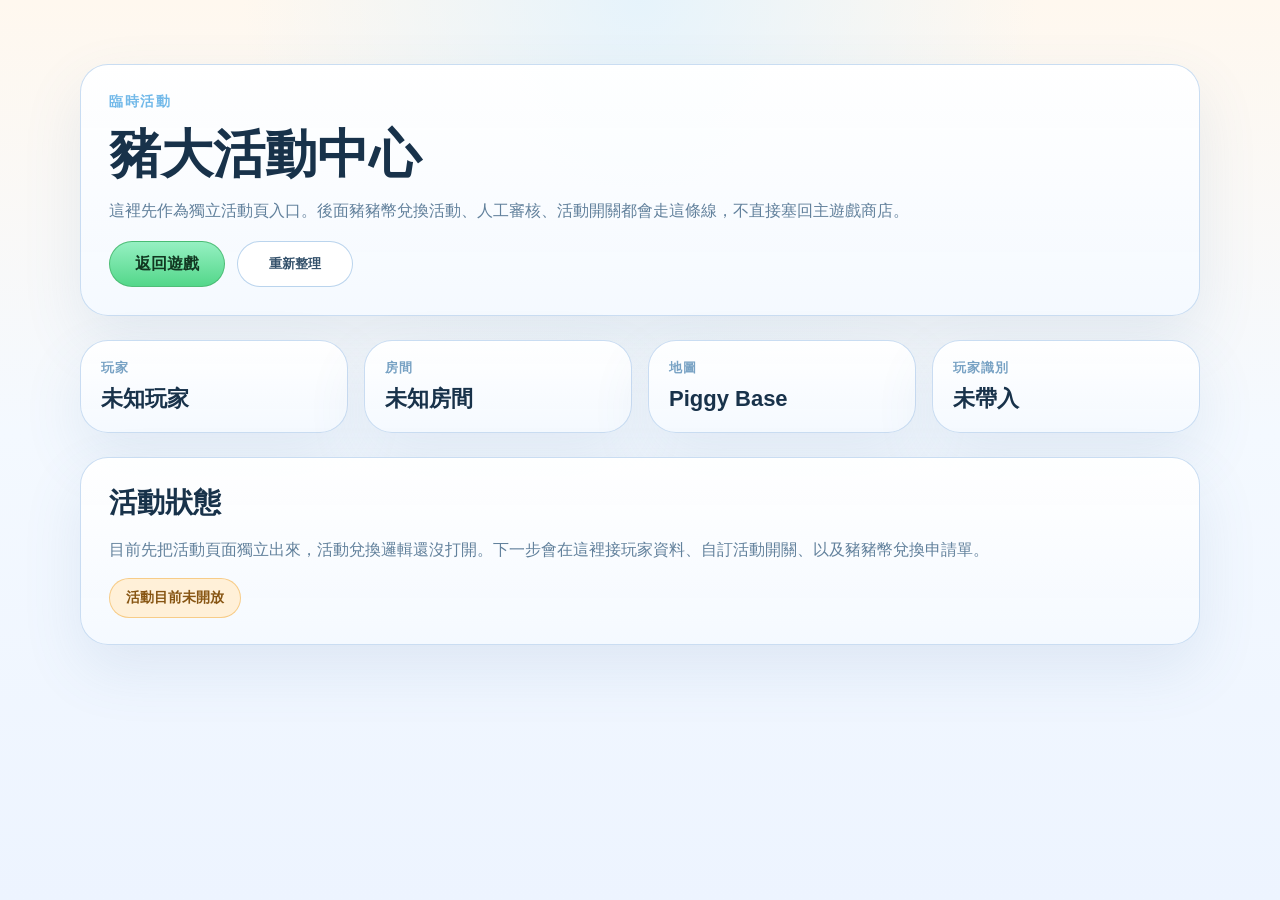
<file: myGames/0001-PixelWorld/activity.html>
<!DOCTYPE html>
<html lang="zh-CN">
<head>
    <meta charset="UTF-8">
    <meta name="viewport" content="width=device-width, initial-scale=1.0, viewport-fit=cover">
    <link rel="icon" type="image/x-icon" href="./favicon.ico">
    <link rel="icon" type="image/png" sizes="256x256" href="./images/zhuda-zhuer-favicon-256.png">
    <link rel="apple-touch-icon" sizes="180x180" href="./apple-touch-icon-180.png">
    <title>活動中心 · 豬大與豬二世界</title>
  <script type="module" crossorigin src="./assets/activity-DIns6CHP.js"></script>
  <link rel="modulepreload" crossorigin href="./assets/game-i18n-BUuIqxbx.js">
  <link rel="modulepreload" crossorigin href="./assets/game-content-DX-g7RX7.js">
  <link rel="stylesheet" crossorigin href="./assets/activity-BtJSx-Yx.css">
</head>
<body class="portal-body">
    <div id="app"></div>
</body>
</html>
</file>
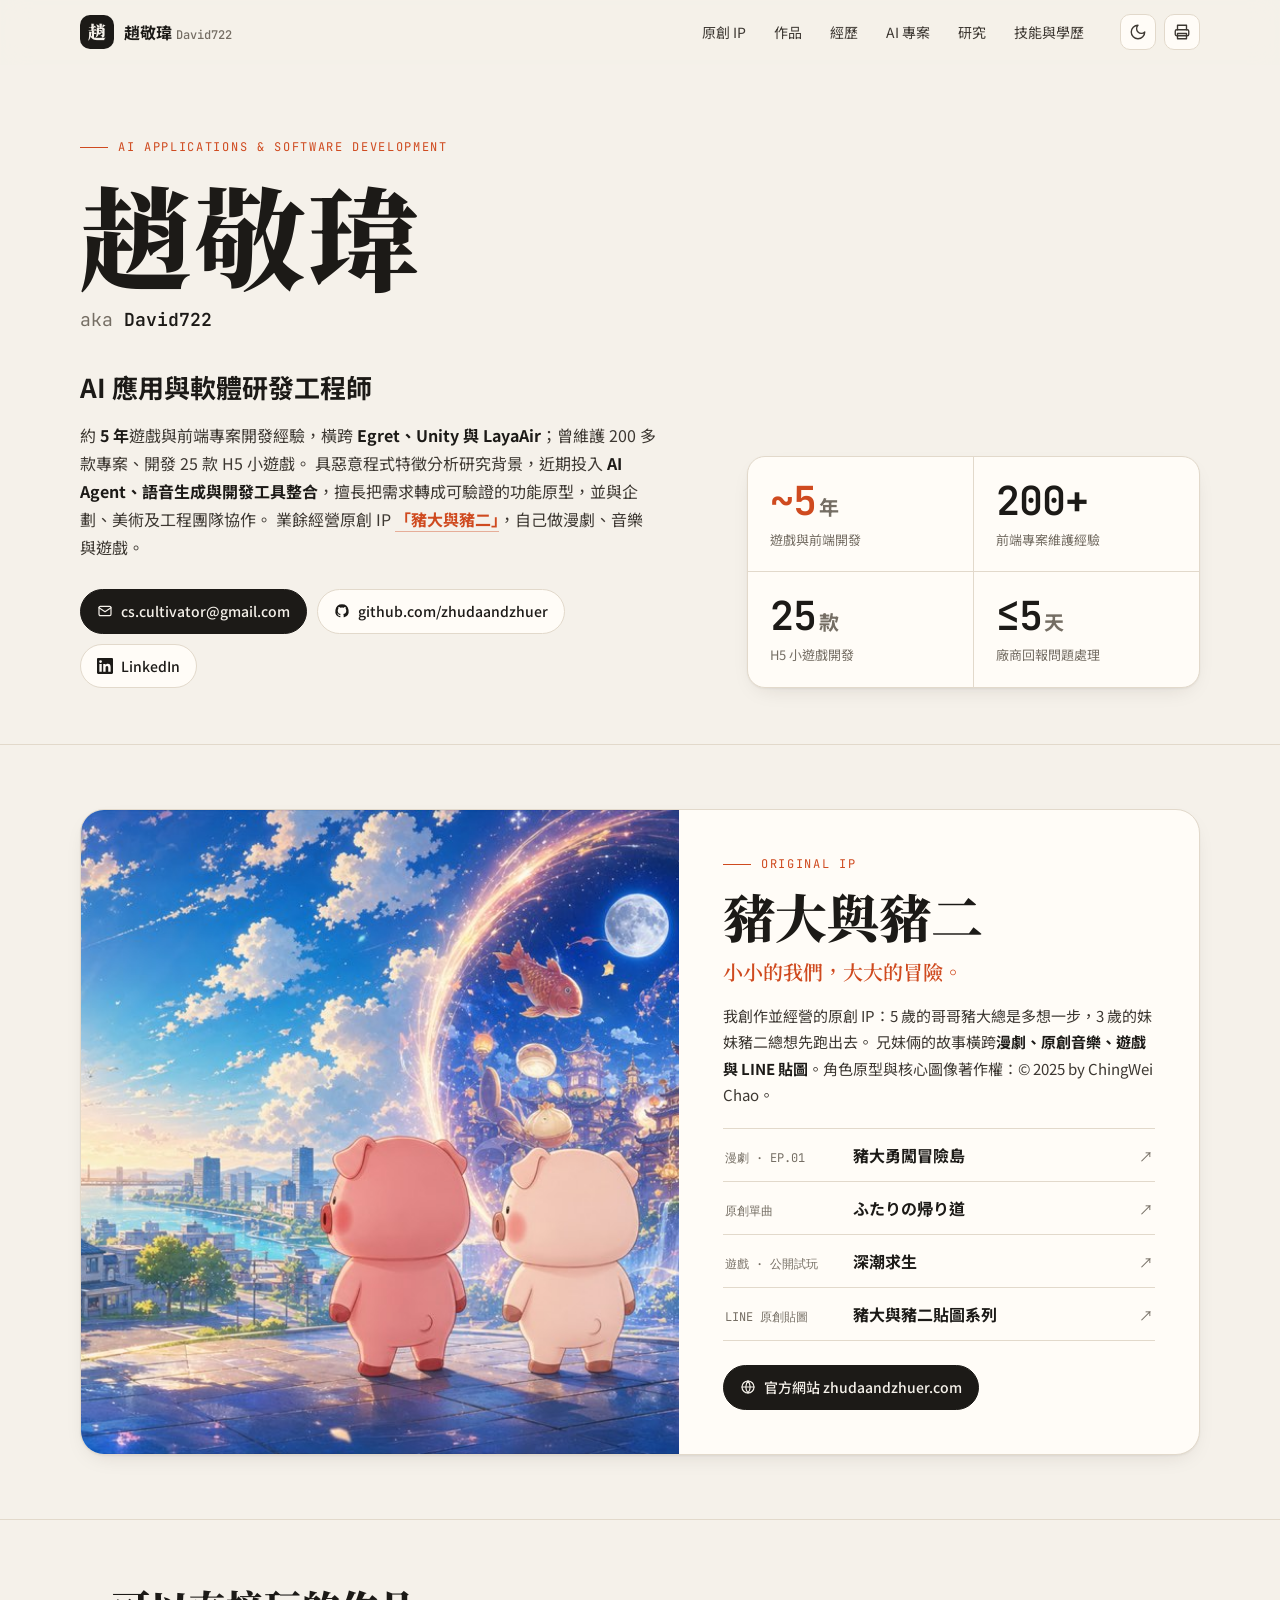
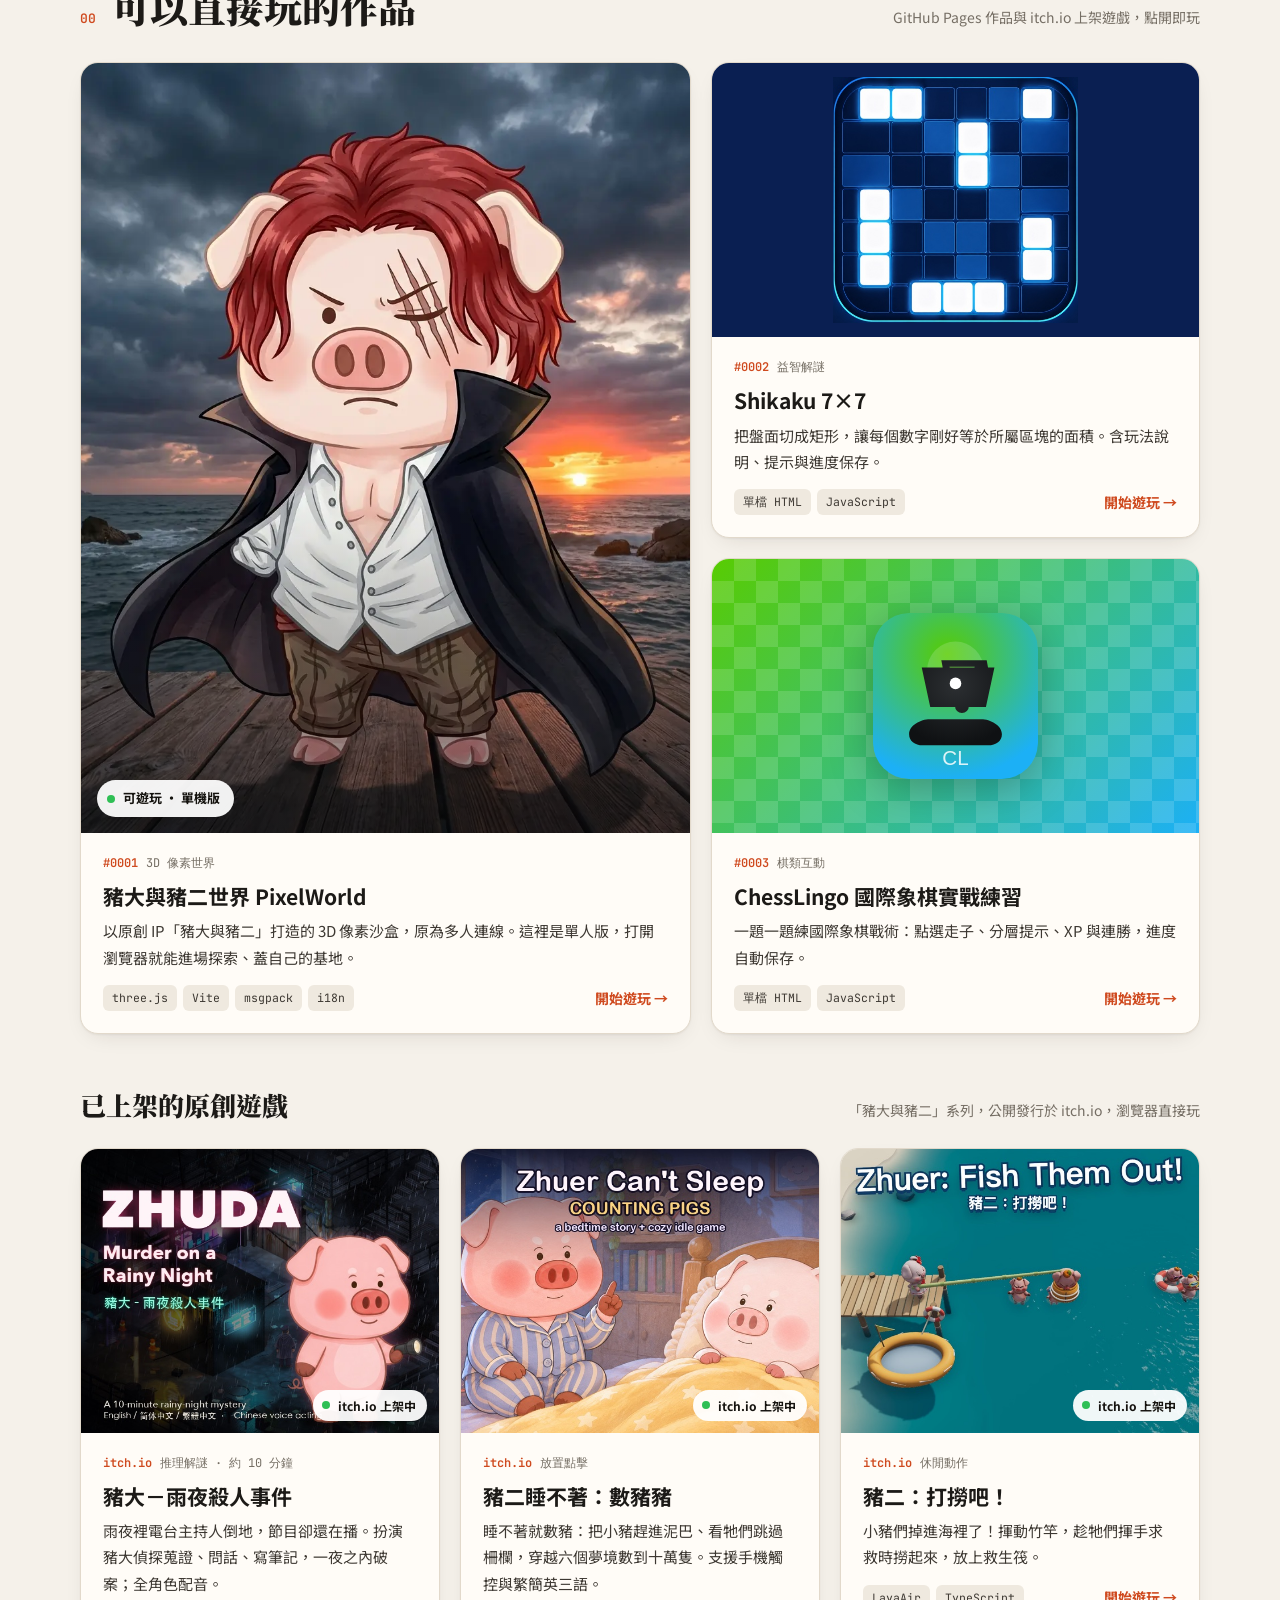
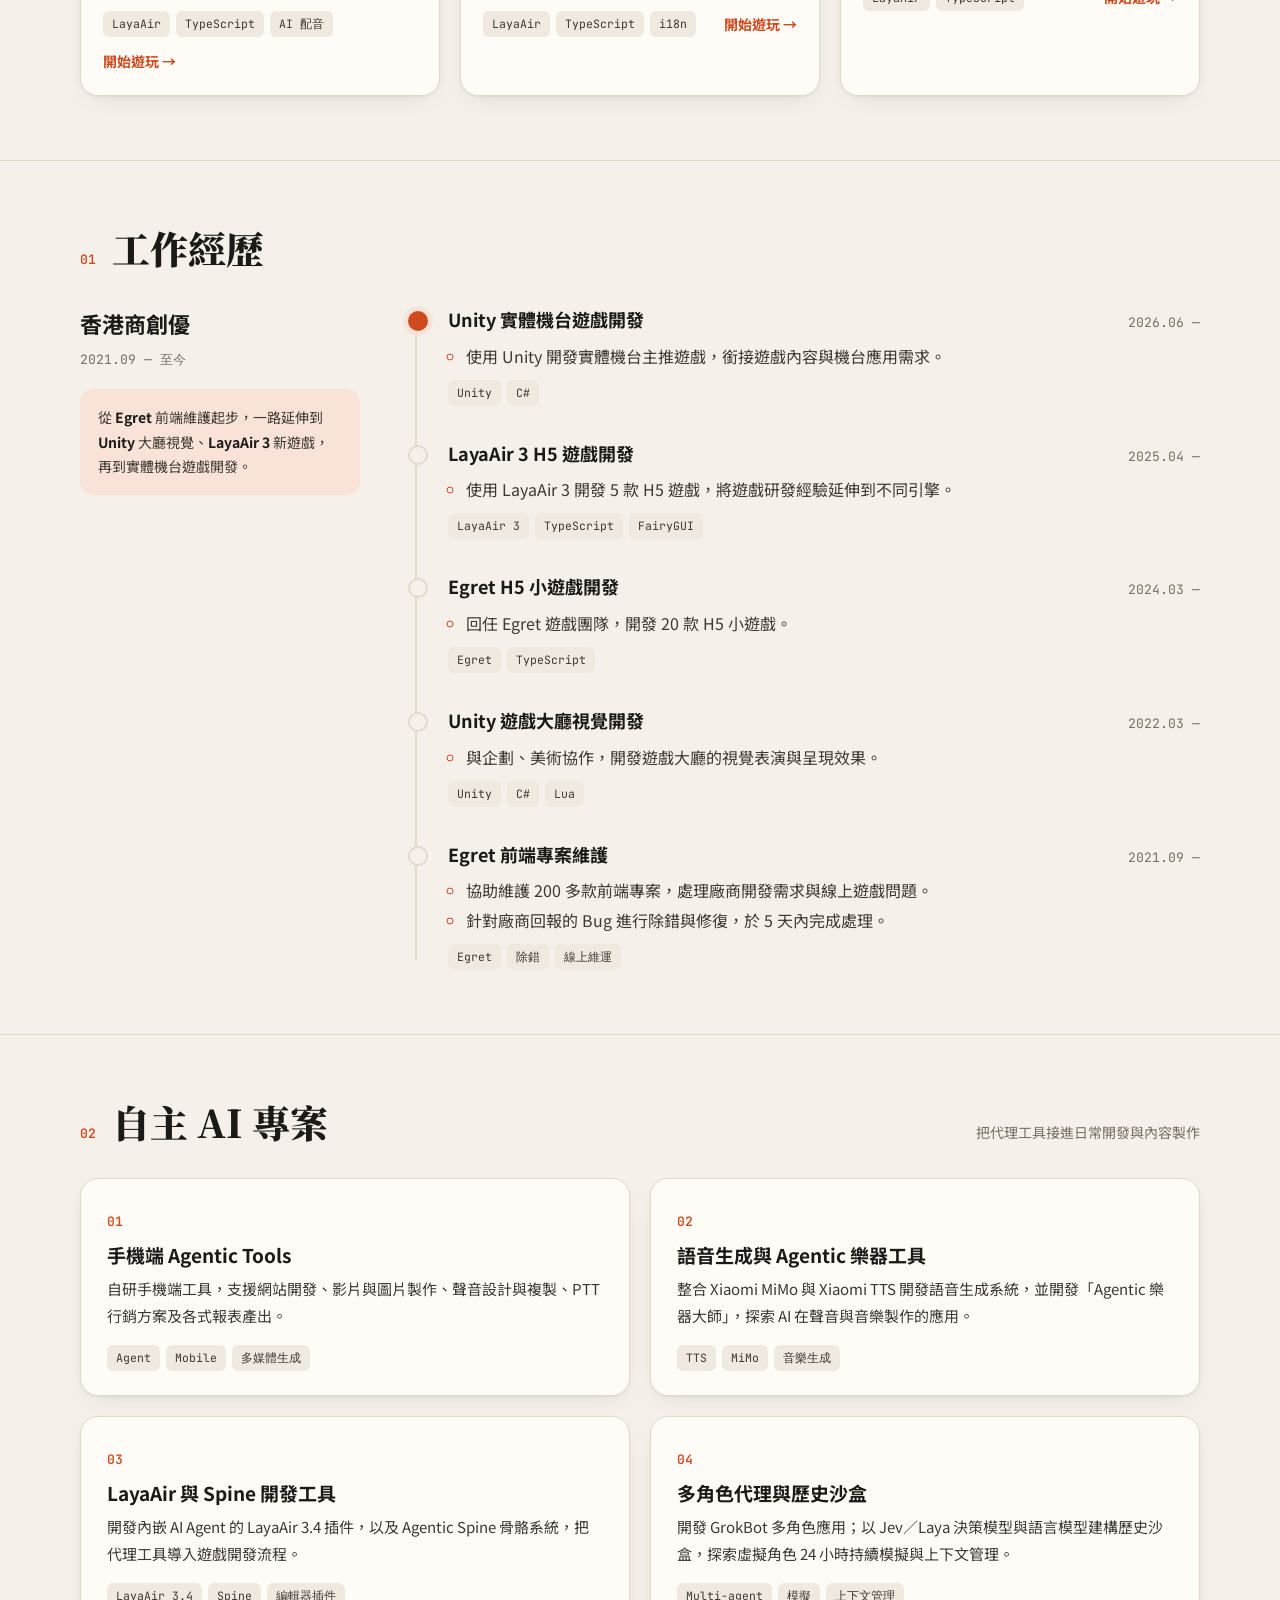
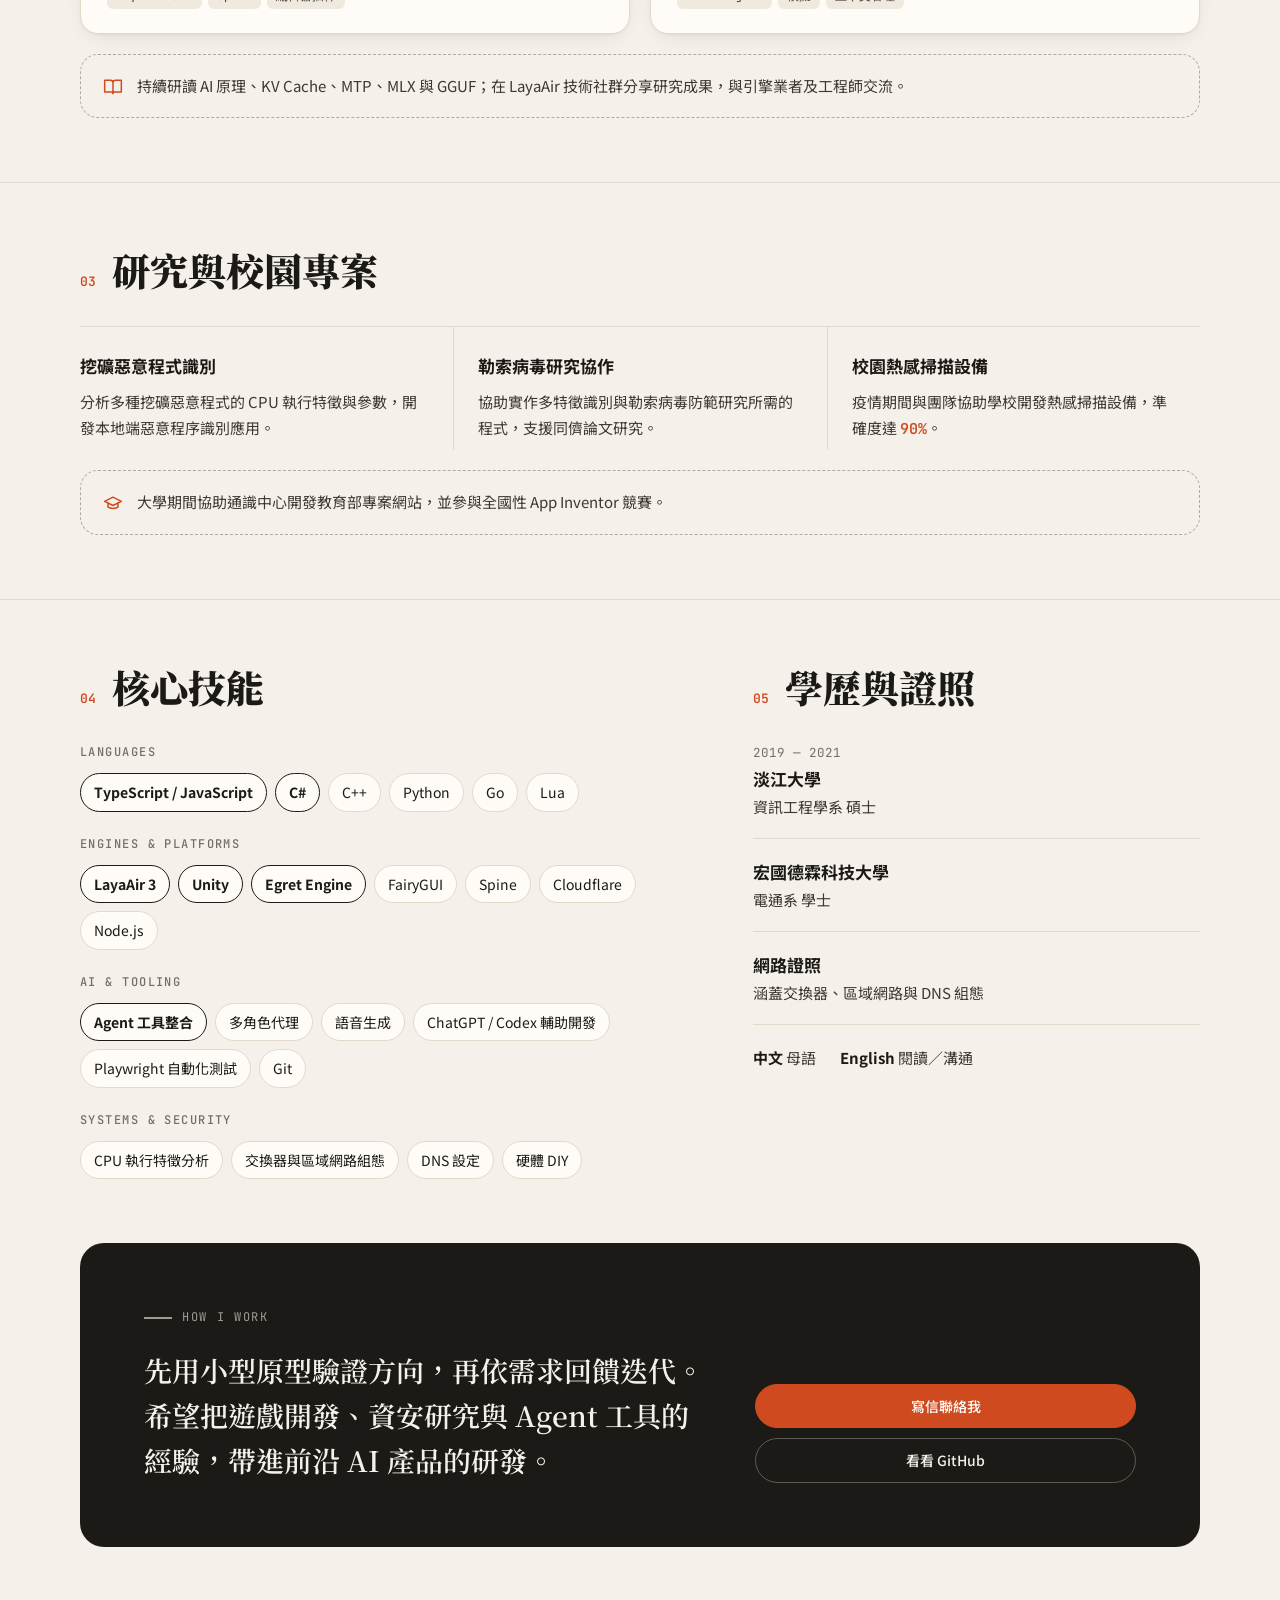
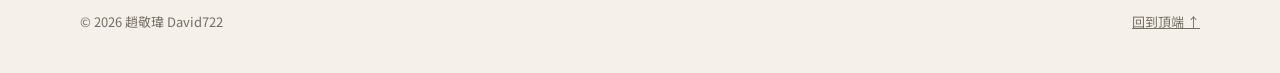
<file: myGames/0001-PixelWorld/game.html>
<!DOCTYPE html>
<html lang="zh-CN">
<head>
    <meta charset="UTF-8">
    <meta
      name="viewport"
      content="width=device-width, initial-scale=1.0, maximum-scale=1.0, user-scalable=no, viewport-fit=cover"
    >
    <meta http-equiv="Cache-Control" content="no-cache, no-store, must-revalidate" />
    <meta http-equiv="Pragma" content="no-cache" />
    <meta http-equiv="Expires" content="0" />
    <link rel="preload" as="image" href="./images/zhuda-loading.webp" fetchpriority="high">
    <link rel="icon" type="image/x-icon" href="./favicon.ico">
    <link rel="icon" type="image/png" sizes="256x256" href="./images/zhuda-zhuer-favicon-256.png">
    <link rel="apple-touch-icon" sizes="180x180" href="./apple-touch-icon-180.png">
    <title>豬大與豬二世界 (V2)</title>
    <style>
        html, body {
            margin: 0;
            padding: 0;
            width: 100%;
            height: 100%;
            overflow: hidden;
            background-color: #000;
        }
        canvas {
            display: block;
        }
    </style>
  <script type="module" crossorigin src="./assets/game-DEqRvBI0.js"></script>
  <link rel="modulepreload" crossorigin href="./assets/vendor-three-v1hl5ewM.js">
  <link rel="modulepreload" crossorigin href="./assets/game-i18n-CJMGkwkY.js">
  <link rel="modulepreload" crossorigin href="./assets/vendor-msgpack-Ik84_W5E.js">
  <link rel="modulepreload" crossorigin href="./assets/game-content-C6UsAPY8.js">
  <link rel="modulepreload" crossorigin href="./assets/game-runtime-lUDErr5s.js">
  <link rel="modulepreload" crossorigin href="./assets/game-render-BicsSSqa.js">
  <link rel="modulepreload" crossorigin href="./assets/game-ui-r5ko-51h.js">
  <link rel="modulepreload" crossorigin href="./assets/game-network-DfuAp0G1.js">
  <link rel="stylesheet" crossorigin href="./assets/game-runtime-Cnb5Mvxb.css">
  <link rel="stylesheet" crossorigin href="./assets/game-render-mQxndei1.css">
  <link rel="stylesheet" crossorigin href="./assets/game-ui-DNQcluBA.css">
  <link rel="stylesheet" crossorigin href="./assets/game-Bk5FG_z4.css">
</head>
<body>
    <div id="app"></div>
</body>
</html>
</file>
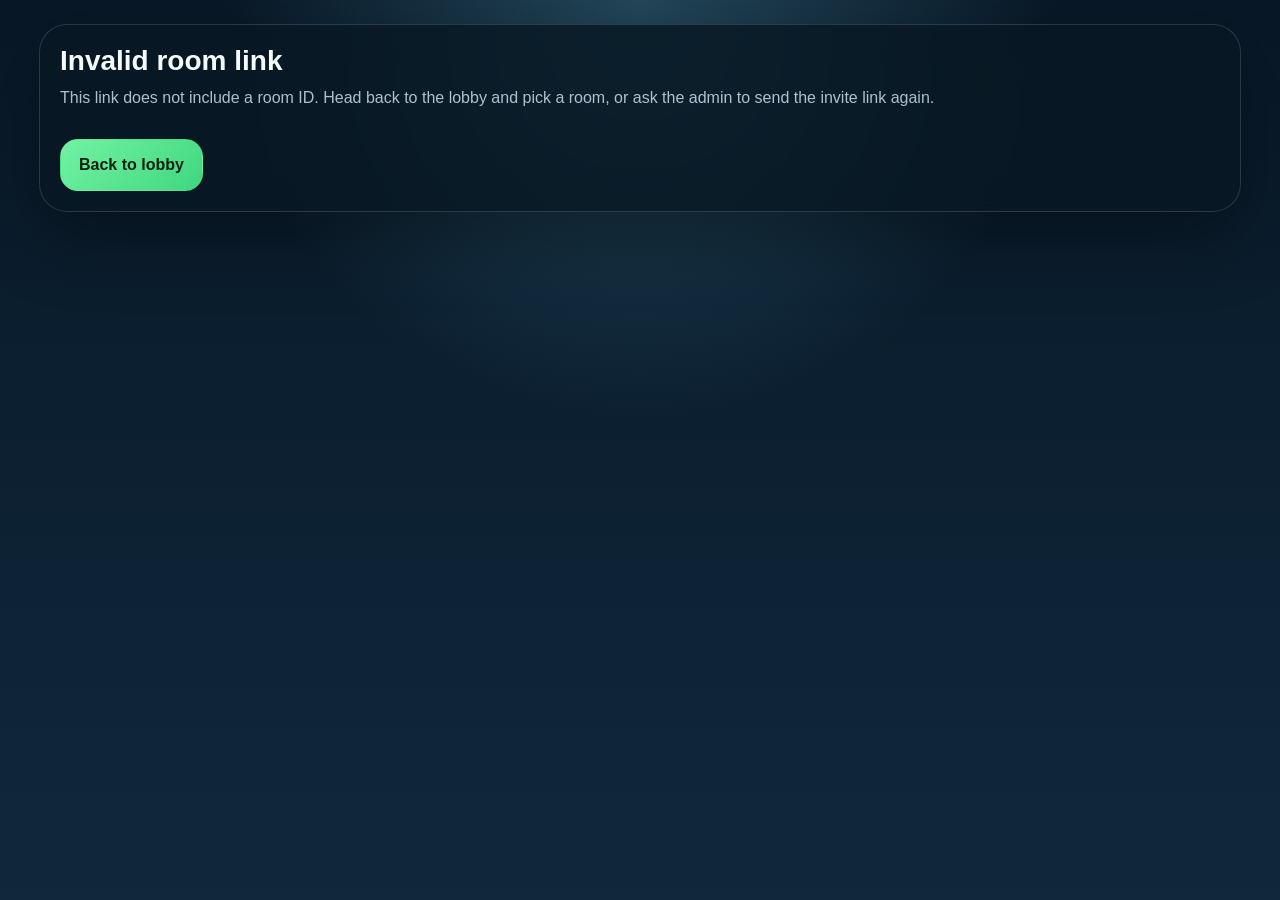
<file: myGames/0001-PixelWorld/room.html>
<!DOCTYPE html>
<html lang="zh-CN">
<head>
    <meta charset="UTF-8">
    <meta name="viewport" content="width=device-width, initial-scale=1.0, viewport-fit=cover">
    <link rel="icon" type="image/x-icon" href="./favicon.ico">
    <link rel="icon" type="image/png" sizes="256x256" href="./images/zhuda-zhuer-favicon-256.png">
    <link rel="apple-touch-icon" sizes="180x180" href="./apple-touch-icon-180.png">
    <title>加入房間 · 豬大與豬二世界</title>
  <script type="module" crossorigin src="./assets/room-DfFYz0Wl.js"></script>
  <link rel="modulepreload" crossorigin href="./assets/game-i18n-BStjKk4Y.js">
  <link rel="modulepreload" crossorigin href="./assets/shared-DnP4b5qf.js">
  <link rel="modulepreload" crossorigin href="./assets/game-content-CCpXm5Wm.js">
  <link rel="stylesheet" crossorigin href="./assets/shared-QclqselB.css">
</head>
<body class="portal-body">
    <div id="app"></div>
</body>
</html>
</file>
<file: myGames/0001-PixelWorld/assets/game-runtime-Cnb5Mvxb.css>
.boot-overlay{position:fixed;top:0;right:0;bottom:0;left:0;width:100%;height:100%;z-index:1000;display:grid;place-items:center;padding:24px;overflow-x:hidden;overflow-y:auto;-webkit-overflow-scrolling:touch;background:radial-gradient(circle at top,rgba(255,162,118,.16),transparent 28%),radial-gradient(circle at bottom right,rgba(70,138,255,.16),transparent 34%),linear-gradient(180deg,#050c12eb,#060f17fa);color:var(--text-main);transition:opacity .22s ease,visibility .22s ease;pointer-events:auto;isolation:isolate}.boot-overlay:before{content:"";position:absolute;top:0;right:0;bottom:0;left:0;background:linear-gradient(135deg,rgba(255,255,255,.05),transparent 24%),linear-gradient(180deg,rgba(10,20,30,.1),transparent 28%,rgba(10,20,30,.18) 100%);opacity:.9;pointer-events:none}.boot-overlay.is-closing{opacity:0;pointer-events:auto}.boot-overlay.is-hidden{opacity:0;visibility:hidden;pointer-events:none}.boot-overlay.is-closing .boot-screen,.boot-overlay.is-hidden .boot-screen{transform:translateY(18px) scale(.985);opacity:0}.boot-overlay__backdrop{position:absolute;top:-14%;right:-14%;bottom:-14%;left:-14%;pointer-events:none;overflow:hidden}.boot-overlay__glow{position:absolute;border-radius:999px;filter:blur(72px);opacity:.72}.boot-overlay__glow--warm{left:-4%;top:4%;width:38vw;height:38vw;min-width:280px;min-height:280px;background:radial-gradient(circle,#ffa1779e,#ffa17705 72%)}.boot-overlay__glow--cool{right:-8%;bottom:-6%;width:42vw;height:42vw;min-width:320px;min-height:320px;background:radial-gradient(circle,#528eff8a,#528eff05 70%)}.boot-overlay__mesh{position:absolute;top:0;right:0;bottom:0;left:0;background:linear-gradient(rgba(255,255,255,.06) 1px,transparent 1px),linear-gradient(90deg,rgba(255,255,255,.05) 1px,transparent 1px);background-size:96px 96px;opacity:.18;-webkit-mask-image:radial-gradient(circle at center,rgba(0,0,0,.86),transparent 88%);mask-image:radial-gradient(circle at center,rgba(0,0,0,.86),transparent 88%)}.boot-overlay:not(.is-hidden)~.hud-settings-button{display:none!important}.boot-screen{position:relative;z-index:1;width:min(100%,1120px);max-height:calc(var(--app-height) - 48px);display:grid;grid-template-columns:minmax(280px,360px) minmax(0,1fr);gap:28px;align-items:stretch;transition:transform .24s ease,opacity .24s ease}@media (max-width: 900px){.boot-overlay{padding:14px;place-items:center}.boot-screen{width:min(100%,620px);max-height:none;grid-template-columns:1fr;gap:14px}}@media (max-width: 900px) and (orientation: portrait){.boot-overlay{padding:10px 12px max(16px,env(safe-area-inset-bottom) + 10px)}.boot-screen{width:min(100%,100vw - 24px);gap:10px}}@media (max-width: 900px) and (orientation: landscape){.boot-overlay{padding:8px 12px}.boot-screen{width:min(100%,100vw - 24px);max-height:calc(100dvh - 16px);grid-template-columns:minmax(0,.88fr) minmax(0,1.12fr);gap:10px}}.boot-screen__brand{position:relative;display:flex;flex-direction:column;gap:18px;min-height:0}.boot-screen__art-card{position:relative;min-height:0}.boot-screen__art-wrap{position:relative;min-height:438px;overflow:hidden;border-radius:34px;border:1px solid rgba(255,255,255,.18);background:radial-gradient(circle at top,rgba(255,255,255,.16),transparent 34%),linear-gradient(160deg,#1c2b3af0,#070f16fa);box-shadow:0 32px 72px #00000061,inset 0 1px #ffffff2e}.boot-screen__art-wrap:before{content:"";position:absolute;top:0;right:0;bottom:0;left:0;background:linear-gradient(180deg,#070c120d,#070c1270 72%,#070c12b3),radial-gradient(circle at 82% 78%,rgba(255,156,106,.4),transparent 24%),linear-gradient(135deg,rgba(255,255,255,.14),transparent 26%);pointer-events:none}.boot-screen__art-wrap:after{content:"";position:absolute;top:14px;right:14px;bottom:14px;left:14px;border-radius:24px;border:1px solid rgba(255,255,255,.12);opacity:.72;pointer-events:none}.boot-screen__art{width:100%;height:100%;display:block;object-fit:cover;object-position:center 22%;transform:scale(1.015)}.boot-screen__art-badge{position:absolute;top:18px;left:18px;display:inline-flex;align-items:center;gap:8px;padding:10px 14px;border-radius:999px;border:1px solid rgba(255,255,255,.16);background:#070f16ad;color:#fdf1e8;font-size:12px;font-weight:800;letter-spacing:.18em;text-transform:uppercase;-webkit-backdrop-filter:blur(14px);backdrop-filter:blur(14px);box-shadow:0 14px 28px #00000038}.boot-screen__art-badge:before{content:"";width:9px;height:9px;border-radius:999px;background:linear-gradient(180deg,#ffccab,#ff8d56);box-shadow:0 0 18px #ff91588c}.boot-screen__copy{position:relative;display:flex;flex-direction:column;gap:18px;padding:24px 24px 22px;border-radius:28px;border:1px solid rgba(255,255,255,.12);background:linear-gradient(180deg,#060f16e0,#09151ef0),radial-gradient(circle at top left,rgba(255,174,128,.16),transparent 34%);box-shadow:0 24px 52px #00000042,inset 0 1px #ffffff14;-webkit-backdrop-filter:blur(14px);backdrop-filter:blur(14px);overflow:hidden}.boot-screen__copy:after{content:"";position:absolute;top:0;right:0;bottom:0;left:0;background:radial-gradient(circle at top right,rgba(113,180,255,.18),transparent 32%),linear-gradient(135deg,rgba(255,255,255,.06),transparent 28%);opacity:.78;pointer-events:none}.boot-screen__eyebrow,.boot-screen__title,.boot-screen__subtitle,.boot-screen__meta{position:relative;z-index:1}.boot-screen__eyebrow{margin:0;color:#ffcfb6;font-size:12px;font-weight:800;letter-spacing:.22em;text-transform:uppercase}.boot-screen__title{margin:0;color:#fff6ef;font-size:clamp(40px,5.6vw,60px);line-height:.94;font-weight:900;letter-spacing:.02em;text-wrap:balance;text-shadow:0 1px 0 rgba(0,0,0,.46),0 18px 32px rgba(0,0,0,.22)}.boot-screen__subtitle{margin:-2px 0 0;color:#e8f3fce0;font-size:15px;line-height:1.62}.boot-screen__meta{display:grid;grid-template-columns:repeat(2,minmax(0,1fr));gap:12px}.boot-meta-card{display:flex;flex-direction:column;gap:6px;padding:14px 15px;border-radius:18px;border:1px solid rgba(255,255,255,.12);background:#ffffff0f;box-shadow:inset 0 1px #ffffff14,0 12px 24px #00000029}.boot-meta-card__label{color:#cedfeebd;font-size:11px;font-weight:700;letter-spacing:.16em;text-transform:uppercase}.boot-meta-card__value{color:#fff4eb;font-size:15px;font-weight:800;line-height:1.3}.boot-meta-card__value--device{color:#ffd9bf}.boot-meta-card__value--audio{color:#cfe8ff}@media (max-width: 900px){.boot-screen__brand{gap:12px}.boot-screen__art-wrap{min-height:228px;border-radius:24px}.boot-screen__art-wrap:after{top:10px;right:10px;bottom:10px;left:10px;border-radius:18px}.boot-screen__art-badge{top:12px;left:12px;padding:8px 11px;font-size:10px;letter-spacing:.14em}.boot-screen__copy{gap:14px;padding:18px;border-radius:22px}.boot-screen__eyebrow{font-size:10px;letter-spacing:.16em}.boot-screen__title{font-size:clamp(28px,8vw,42px)}.boot-screen__subtitle{font-size:13px;line-height:1.48}.boot-screen__meta{gap:10px}.boot-meta-card{padding:11px 12px;border-radius:16px}.boot-meta-card__label{font-size:9px}.boot-meta-card__value{font-size:13px}}@media (max-width: 900px) and (orientation: portrait){.boot-screen__brand{display:grid;grid-template-columns:minmax(110px,28vw) minmax(0,1fr);gap:10px;align-items:stretch}.boot-screen__art-card{min-height:0}.boot-screen__art-wrap{min-height:140px;height:100%;border-radius:20px}.boot-screen__art-wrap:after{top:8px;right:8px;bottom:8px;left:8px;border-radius:14px}.boot-screen__art{object-position:center 18%}.boot-screen__copy{min-height:140px;gap:10px;padding:14px 14px 13px;border-radius:20px;justify-content:center}.boot-screen__title{font-size:clamp(22px,7vw,32px)}.boot-screen__subtitle{margin-top:-2px;font-size:11px;line-height:1.34;display:-webkit-box;-webkit-line-clamp:2;line-clamp:2;-webkit-box-orient:vertical;overflow:hidden}.boot-screen__meta{grid-template-columns:1fr;gap:8px}.boot-meta-card{gap:4px;padding:9px 10px;border-radius:14px}.boot-meta-card__value{font-size:12px}}@media (max-width: 900px) and (orientation: landscape){.boot-screen__brand{gap:8px}.boot-screen__art-wrap{min-height:clamp(150px,44dvh,260px);border-radius:18px}.boot-screen__copy{gap:8px;padding:12px;border-radius:18px}.boot-screen__eyebrow{font-size:9px}.boot-screen__title{font-size:clamp(22px,4vw,30px)}.boot-screen__subtitle{font-size:11px;line-height:1.32;display:-webkit-box;-webkit-line-clamp:2;line-clamp:2;-webkit-box-orient:vertical;overflow:hidden}.boot-screen__meta{grid-template-columns:1fr;gap:7px}.boot-meta-card{padding:9px 10px;border-radius:14px}.boot-meta-card__label{font-size:8px}.boot-meta-card__value{font-size:11px}}.boot-panel{position:relative;display:flex;flex-direction:column;gap:18px;min-height:0;padding:28px;border-radius:34px;border:1px solid rgba(255,255,255,.2);background:linear-gradient(180deg,#fff7eff2,#eff0f5ed),radial-gradient(circle at top right,rgba(255,196,149,.32),transparent 32%),radial-gradient(circle at bottom left,rgba(132,178,255,.18),transparent 36%);box-shadow:0 34px 74px #00000047,0 8px 16px #060c1214,inset 0 1px #ffffffb3;overflow:hidden}.boot-panel:before{content:"";position:absolute;top:0;right:0;bottom:0;left:0;background:linear-gradient(135deg,rgba(255,255,255,.42),transparent 26%),linear-gradient(180deg,rgba(255,255,255,.18),transparent 28%);opacity:.72;pointer-events:none}.boot-panel__topline,.boot-panel__headline,.boot-panel__message-card,.boot-panel__progress,.boot-panel__steps,.boot-panel__footer{position:relative;z-index:1}.boot-panel__topline{display:flex;align-items:center;justify-content:space-between;gap:16px}.boot-panel__kicker{color:#aa5e2c;font-size:12px;font-weight:800;letter-spacing:.2em;text-transform:uppercase}.boot-panel__phase-pill{display:inline-flex;align-items:center;justify-content:center;min-height:40px;padding:0 16px;border-radius:999px;border:1px solid rgba(41,73,112,.12);background:#11203014;color:#244260;font-size:13px;font-weight:800;letter-spacing:.08em;text-transform:uppercase;box-shadow:inset 0 1px #fff9,0 10px 20px #14233414}.boot-panel__phase-pill[data-phase=connecting]{background:linear-gradient(180deg,#e0ebfff5,#ccddffe0);color:#2451a4}.boot-panel__phase-pill[data-phase=syncing]{background:linear-gradient(180deg,#d5e8fffa,#b8d8ffe6);color:#1364ad}.boot-panel__phase-pill[data-phase=ready]{background:linear-gradient(180deg,#dcfbe4fa,#baeccbeb);color:#137546}.boot-panel__phase-pill[data-phase=offline]{background:linear-gradient(180deg,#fff1d6fa,#f7dba4eb);color:#98621a}.boot-panel__phase-pill[data-phase=error]{background:linear-gradient(180deg,#ffe4e4fa,#ffc3c3eb);color:#a02f2f}.boot-panel__headline{color:#1f2a36;font-size:clamp(32px,3.8vw,48px);font-weight:900;line-height:1;letter-spacing:-.02em;text-wrap:balance}.boot-panel__message-card{display:flex;flex-direction:column;gap:10px;padding:18px 20px;border-radius:24px;border:1px solid rgba(255,255,255,.1);background:linear-gradient(180deg,#101c27f5,#091018fa),radial-gradient(circle at top right,rgba(92,138,255,.22),transparent 34%);box-shadow:inset 0 1px #ffffff14,0 18px 36px #050c1233}.boot-panel__message-label{color:#cadceeb8;font-size:11px;font-weight:800;letter-spacing:.16em;text-transform:uppercase}.boot-panel__message{min-height:56px;color:#f6fbff;font-size:26px;font-weight:800;line-height:1.18;display:flex;align-items:center;white-space:nowrap;overflow:hidden;text-overflow:ellipsis;font-variant-numeric:tabular-nums}.boot-panel__progress{display:flex;flex-direction:column;gap:12px;padding:16px 18px 18px;border-radius:22px;border:1px solid rgba(32,58,87,.1);background:#ffffff75;box-shadow:inset 0 1px #ffffffb3,0 12px 24px #16253712}.boot-panel__progress-top{display:flex;align-items:center;justify-content:space-between;gap:12px}.boot-panel__progress-caption{color:#485d73;font-size:14px;line-height:1.4;font-weight:700}.boot-panel__progress-percent{color:#1e2b38;font-size:22px;font-weight:900;letter-spacing:-.03em;font-variant-numeric:tabular-nums}.boot-panel__progress-track{position:relative;height:16px;overflow:hidden;border-radius:999px;background:linear-gradient(180deg,#1222301f,#1222300f),#fff9;box-shadow:inset 0 1px 2px #0c141c24,inset 0 0 0 1px #ffffff75}.boot-panel__progress-fill{position:relative;width:18%;height:100%;border-radius:inherit;background:linear-gradient(90deg,#ffb88c,#ff8c73 28%,#85b6ff 72%,#4b79ff);box-shadow:0 8px 18px #5e87ff47,inset 0 1px #ffffff4d;transition:width .28s ease}.boot-panel__progress-fill:after{content:"";position:absolute;top:0;right:0;bottom:0;left:0;background:linear-gradient(135deg,rgba(255,255,255,.46),transparent 34%);opacity:.88}.boot-panel__steps{display:grid;gap:12px}.boot-step{display:grid;grid-template-columns:auto minmax(0,1fr) auto;align-items:center;gap:16px;padding:16px 18px;border-radius:22px;border:1px solid rgba(25,44,61,.08);background:#ffffff8a;box-shadow:inset 0 1px #ffffffb3,0 14px 28px #1625370d;transition:border-color .18s ease,background-color .18s ease,transform .18s ease}.boot-step__index{display:inline-flex;align-items:center;justify-content:center;width:44px;height:44px;border-radius:16px;background:linear-gradient(180deg,#12202d14,#12202d24);color:#2f4357;font-size:14px;font-weight:900;letter-spacing:.08em}.boot-step__body{display:flex;flex-direction:column;gap:4px;min-width:0}.boot-step__label{color:#1e2d3b;font-size:17px;font-weight:900}.boot-step__description{color:#5a7086;font-size:13px;line-height:1.45}.boot-step__state{display:inline-flex;align-items:center;justify-content:center;min-width:86px;min-height:38px;padding:0 14px;border-radius:999px;background:#1f2f3f17;color:#3f556a;font-size:12px;font-weight:800;letter-spacing:.08em;text-transform:uppercase;white-space:nowrap}.boot-step[data-state=active]{border-color:#4e80ff38;background:linear-gradient(180deg,#e7f0ffdb,#deeaff9e),#ffffff8a;transform:translateY(-1px)}.boot-step[data-state=active] .boot-step__index{background:linear-gradient(180deg,#6fa3ff,#3d69f0);color:#fdfefe;box-shadow:0 12px 24px #496aea33}.boot-step[data-state=active] .boot-step__state{background:linear-gradient(180deg,#4d87ff,#295be0);color:#f6fbff}.boot-step[data-state=done]{border-color:#34b16f38;background:linear-gradient(180deg,#e4f9e9db,#ddf4e39e),#ffffff8a}.boot-step[data-state=done] .boot-step__index{background:linear-gradient(180deg,#65cc8d,#34a45e);color:#f6fff8}.boot-step[data-state=done] .boot-step__state{background:linear-gradient(180deg,#41c773,#249455);color:#f5fff8}.boot-step[data-state=warning]{border-color:#c68d3438;background:linear-gradient(180deg,#fff4dce6,#f8ecc8a8),#ffffff8a}.boot-step[data-state=warning] .boot-step__index{background:linear-gradient(180deg,#f0b55d,#c88727);color:#fffaf3}.boot-step[data-state=warning] .boot-step__state{background:linear-gradient(180deg,#dc9f3d,#a76b1e);color:#fff8ef}.boot-step[data-state=error]{border-color:#d55a5a38;background:linear-gradient(180deg,#ffeaeae6,#fcdfdfb3),#ffffff8a}.boot-step[data-state=error] .boot-step__index{background:linear-gradient(180deg,#ff7a7a,#db4747);color:#fff8f8}.boot-step[data-state=error] .boot-step__state{background:linear-gradient(180deg,#f56767,#cb3838);color:#fff8f8}.boot-panel__footer{display:flex;align-items:center;justify-content:space-between;gap:16px}.boot-panel__tip{flex:1 1 auto;color:#50657a;font-size:14px;line-height:1.6;font-weight:700}.boot-panel__audio-button{flex:0 0 auto;min-height:48px;padding:0 18px;border:0;border-radius:999px;background:linear-gradient(180deg,#182634,#0c1721),#0c1721f5;color:#fff6ef;font-size:14px;font-weight:900;letter-spacing:.02em;box-shadow:0 18px 28px #0d161f33,inset 0 1px #ffffff14;cursor:pointer;transition:transform .16s ease,box-shadow .16s ease,opacity .16s ease,background-color .16s ease}.boot-panel__audio-button:hover:not(:disabled){transform:translateY(-1px);box-shadow:0 22px 32px #0d161f3d,inset 0 1px #ffffff1f}.boot-panel__audio-button:active:not(:disabled){transform:translateY(0)}.boot-panel__audio-button[data-state=ready]{background:linear-gradient(180deg,#5f8bff,#335de6);color:#f8fbff}.boot-panel__audio-button[data-state=muted]{background:linear-gradient(180deg,#d4dae0,#b9c1c9);color:#506172;box-shadow:0 14px 26px #5161721f,inset 0 1px #ffffff52}.boot-panel__audio-button:disabled{cursor:default;opacity:.92}@media (max-width: 900px){.boot-panel{gap:14px;padding:18px;border-radius:24px}.boot-panel__topline{gap:10px}.boot-panel__kicker{font-size:10px;letter-spacing:.16em}.boot-panel__phase-pill{min-height:34px;padding:0 12px;font-size:11px}.boot-panel__headline{font-size:clamp(24px,7vw,34px)}.boot-panel__message-card{gap:8px;padding:14px 15px;border-radius:18px}.boot-panel__message-label{font-size:10px}.boot-panel__message{min-height:42px;font-size:18px}.boot-panel__progress{gap:10px;padding:13px 14px 14px;border-radius:18px}.boot-panel__progress-caption{font-size:12px}.boot-panel__progress-percent{font-size:18px}.boot-panel__progress-track{height:12px}.boot-panel__steps{gap:10px}.boot-step{gap:12px;padding:12px 13px;border-radius:16px}.boot-step__index{width:36px;height:36px;border-radius:13px;font-size:11px}.boot-step__label{font-size:14px}.boot-step__description{font-size:12px;line-height:1.34}.boot-step__state{min-width:70px;min-height:32px;padding:0 10px;font-size:10px}.boot-panel__footer{gap:12px}.boot-panel__tip{font-size:12px;line-height:1.45}.boot-panel__audio-button{min-height:40px;padding:0 14px;font-size:12px}}@media (max-width: 900px) and (orientation: portrait){.boot-panel{gap:12px;padding:16px 14px;border-radius:22px}.boot-panel__topline{align-items:flex-start;flex-wrap:wrap}.boot-panel__headline{font-size:clamp(22px,8vw,32px)}.boot-panel__message{min-height:0;font-size:16px;white-space:normal}.boot-panel__progress-top{align-items:flex-start;flex-direction:column;gap:4px}.boot-panel__progress-percent{font-size:17px}.boot-step{grid-template-columns:auto minmax(0,1fr);align-items:flex-start}.boot-step__state{grid-column:2;justify-self:flex-start}.boot-panel__footer{flex-direction:column;align-items:stretch}.boot-panel__audio-button{width:100%}}@media (max-width: 900px) and (orientation: landscape){.boot-panel{gap:10px;padding:12px;border-radius:18px;overflow-y:auto}.boot-panel__headline{font-size:22px}.boot-panel__message-card{gap:6px;padding:11px 12px;border-radius:14px}.boot-panel__message{font-size:14px;min-height:0}.boot-panel__progress{gap:8px;padding:10px 11px 11px;border-radius:14px}.boot-panel__progress-caption{font-size:11px}.boot-panel__progress-percent{font-size:15px}.boot-panel__steps{gap:8px}.boot-step{grid-template-columns:auto minmax(0,1fr);gap:10px;padding:10px 11px;border-radius:14px}.boot-step__index{width:32px;height:32px;border-radius:11px;font-size:10px}.boot-step__label{font-size:12px}.boot-step__description{font-size:10px;line-height:1.3}.boot-step__state{grid-column:2;justify-self:flex-start;min-width:60px;min-height:28px;font-size:9px}.boot-panel__footer{flex-direction:column;align-items:stretch;gap:10px}.boot-panel__tip{font-size:11px;line-height:1.35}.boot-panel__audio-button{min-height:36px;width:100%;font-size:11px}}
</file>
<file: myGames/0001-PixelWorld/assets/game-render-mQxndei1.css>
.chat-bubbles-container{position:absolute;top:0;right:0;bottom:0;left:0;pointer-events:none;z-index:8;overflow:hidden;contain:layout style paint}.chat-bubble{position:absolute;left:0;top:0;max-width:220px;padding:6px 12px;border-radius:12px 12px 12px 2px;background:#0a161fe0;border:1px solid rgba(255,255,255,.22);color:#f8fafc;font-size:13px;font-weight:600;line-height:1.35;text-align:center;white-space:pre-wrap;word-break:break-word;pointer-events:none;box-shadow:0 4px 16px #00000052;transition:opacity .3s ease;will-change:transform,opacity}
</file>
<file: myGames/0001-PixelWorld/assets/game-ui-DNQcluBA.css>
:root{color-scheme:dark;font-family:Trebuchet MS,Noto Sans TC,sans-serif;--app-width: 100vw;--app-height: 100dvh;--app-offset-left: 0px;--app-offset-top: 0px;--panel: rgba(10, 22, 31, .72);--panel-border: rgba(255, 255, 255, .16);--text-main: #f8fafc;--text-muted: #bfd2e1;--accent: #7ddf8a;--danger: #ff6a6a;--shadow: 0 20px 45px rgba(0, 0, 0, .28);--keyboard-offset: 0px}html,body,#app{margin:0;width:var(--app-width);height:var(--app-height);min-width:var(--app-width);min-height:var(--app-height);overflow:hidden;overscroll-behavior:none}body{background:radial-gradient(circle at top,rgba(157,223,255,.5),transparent 38%),linear-gradient(180deg,#8fd7ff,#87ceeb 40%,#d7f2ff);user-select:none;-webkit-user-select:none;-webkit-tap-highlight-color:transparent;touch-action:none}.performance-lite body{background:linear-gradient(180deg,#97d8ff,#90d1f6 42%,#d5ecf7)}#app{position:fixed;left:var(--app-offset-left);top:var(--app-offset-top);overflow:hidden}canvas{position:absolute;top:0;right:0;bottom:0;left:0;display:block;width:100%;height:100%;touch-action:none}.game-mobile-scroll{overscroll-behavior:contain;-webkit-overflow-scrolling:touch;touch-action:pan-y}.game-mobile-tap{touch-action:manipulation}.game-modal-panel .game-mobile-scroll,.game-modal-panel :is(.settings-panel__content,.shop-panel__offers,.inventory-panel__pages,.inventory-panel__bag-scroll,.inventory-panel__page,.inventory-panel__equipment-bag-grid,.map-travel-panel,.crafting-workshop-panel__recipes,.mailbox-panel__messages,.shared-storage-panel__grid,.trade-panel__body,.trade-panel__detail-card,.trade-panel__slot-grid,.trade-panel__bottom-bar){overscroll-behavior:contain;-webkit-overflow-scrolling:touch;touch-action:pan-y}.game-modal-panel .game-mobile-tap,.game-modal-panel :is(button,[role=button],a,input,textarea,select,summary){touch-action:manipulation}.hud-activity-frame-backdrop[hidden],.hud-activity-frame-panel[hidden]{display:none!important}.game-hud{position:absolute;top:0;right:0;bottom:0;left:0;width:100%;height:100%;pointer-events:none}.game-hud.is-hud-hidden>*:not(.hud-top):not(.game-settings-panel):not(.game-settings-backdrop):not(.hud-editor-overlay):not(.hud-settings-button):not(.hud-activity-button):not(.hud-activity-frame-backdrop):not(.hud-activity-frame-panel){opacity:0!important;pointer-events:none!important;transition:opacity .25s ease}.game-hud.is-hud-hidden .hud-top>*{opacity:0!important;pointer-events:none!important}.game-hud.is-hud-hidden .hud-mode-widgets-side{opacity:0!important;pointer-events:none!important}.game-hud:before{content:"";position:absolute;top:0;right:0;bottom:0;left:0;opacity:0;transition:opacity .18s ease;pointer-events:none}.game-hud.is-storm-danger:before{opacity:1;background:radial-gradient(circle at center,#0000 40%,#a1212e29 78%,#a1212e4d)}.game-hud.is-storm-safe:before{opacity:1;background:radial-gradient(circle at center,#0000 40%,#24875d14 78%,#24875d29)}.performance-lite .game-hud:before,.performance-lite .hud-crosshair,.performance-lite .hud-hit-marker,.performance-lite .hud-target-chip,.performance-lite .hud-downed-chip,.performance-lite .control-button,.performance-lite .mobile-controls__joystick-knob{transition:none}.performance-lite .hud-card--health,.performance-lite .hud-status,.performance-lite .hud-selection,.performance-lite .hotbar,.performance-lite .hud-target-chip,.performance-lite .hud-downed-chip,.performance-lite .control-button,.performance-lite .mobile-controls__joystick-ring,.performance-lite .hud-settings-button,.performance-lite .hud-activity-button{backdrop-filter:none;-webkit-backdrop-filter:none;box-shadow:0 10px 24px #0000002e}.performance-lite .hud-settings-button,.performance-lite .hud-activity-button{background:#fff6faf0}.hud-top{position:absolute;top:max(18px,env(safe-area-inset-top));left:max(18px,env(safe-area-inset-left));right:max(18px,env(safe-area-inset-right));bottom:0;z-index:22;display:grid;grid-template-columns:auto 1fr;grid-template-areas:"health message";align-items:flex-start;align-content:flex-start;gap:20px;pointer-events:none}.hud-mode-widgets-side{position:absolute;top:max(18px,env(safe-area-inset-top));right:calc(max(24px,env(safe-area-inset-right)) + 72px);z-index:21;display:grid;gap:8px;justify-items:end;pointer-events:none}.hud-settings-button{position:absolute;top:max(24px,env(safe-area-inset-top));right:max(24px,env(safe-area-inset-right));width:56px;height:56px;border-radius:50%;background:radial-gradient(circle at top left,rgba(255,255,255,.94),transparent 34%),linear-gradient(180deg,#fff7fbf5,#f2dce8eb);backdrop-filter:blur(12px);-webkit-backdrop-filter:blur(12px);border:1.5px solid rgba(241,183,210,.74);color:#763051f5;display:flex;align-items:center;justify-content:center;cursor:pointer;transition:all .25s cubic-bezier(.4,0,.2,1);box-shadow:0 12px 32px #64234338,inset 0 0 0 1px #ffffffc2;z-index:150;padding:0;pointer-events:auto;touch-action:manipulation;-webkit-tap-highlight-color:transparent}.hud-activity-button{position:absolute;top:max(24px,env(safe-area-inset-top));right:calc(max(24px,env(safe-area-inset-right)) + 68px);min-width:74px;height:44px;border-radius:999px;background:radial-gradient(circle at top left,rgba(255,255,255,.96),transparent 34%),linear-gradient(180deg,#fffceefa,#ffe8adf0);border:1.5px solid rgba(246,195,78,.7);color:#6f4a07f5;display:flex;align-items:center;justify-content:center;gap:6px;padding:0 14px;cursor:pointer;pointer-events:auto;z-index:149;touch-action:manipulation;-webkit-tap-highlight-color:transparent;box-shadow:0 12px 30px #75530a33,inset 0 0 0 1px #ffffffb8;transition:transform .22s ease,box-shadow .22s ease,border-color .22s ease}.hud-activity-button:hover{transform:translateY(-1px);border-color:#e8a714d6;box-shadow:0 14px 34px #75530a3d,0 0 18px #ffdc8438}.hud-activity-button__icon{font-size:15px;line-height:1}.hud-activity-button__label{font-size:14px;font-weight:800;letter-spacing:.06em;white-space:nowrap}.hud-activity-frame-backdrop{position:absolute;top:0;right:0;bottom:0;left:0;z-index:156;background:radial-gradient(circle at top,rgba(255,231,241,.28),transparent 40%),#1214228f;opacity:0;pointer-events:none;transition:opacity .2s ease}.hud-activity-frame-panel{position:absolute;inset:50% auto auto 50%;z-index:157;display:flex;flex-direction:column;width:min(920px,calc(100% - 32px));height:min(82vh,760px);padding:14px;border-radius:32px;border:1px solid rgba(255,203,223,.84);background:radial-gradient(circle at top left,rgba(255,255,255,.96),transparent 34%),linear-gradient(165deg,#fffafcfa,#fff0f6f5);box-shadow:0 28px 70px #47233738,inset 0 1px #ffffffdb;transform:translate(-50%,-48%) scale(.985);opacity:0;pointer-events:none;overflow:hidden;transition:opacity .2s ease,transform .2s ease}.hud-activity-frame-header{display:flex;align-items:center;justify-content:space-between;gap:14px;padding:2px 4px 12px}.hud-activity-frame-title{min-width:0;font-size:1.15rem;font-weight:900;color:#2d3550}.hud-activity-frame-close{flex:none;min-width:108px;padding:14px 18px;border:0;border-radius:20px;background:linear-gradient(160deg,#fffffff2,#fff1f7f5);color:#33425f;box-shadow:inset 0 0 0 1px #ffc4dbd1,0 10px 22px #dda5bf2e;cursor:pointer;pointer-events:auto}.hud-activity-frame-iframe{flex:1 1 auto;width:100%;min-height:0;border:0;border-radius:22px;background:#fffafc}.hud-activity-frame-backdrop.is-open{opacity:1;pointer-events:auto}.hud-activity-frame-panel.is-open{opacity:1;transform:translate(-50%,-50%) scale(1);pointer-events:auto}.game-modal-backdrop,.game-modal-panel{box-sizing:border-box;pointer-events:none}.game-modal-panel,.game-modal-panel *{box-sizing:border-box}.game-hud.has-blocking-panel>:not(.game-modal-backdrop.is-open):not(.game-modal-panel.is-open){opacity:0;visibility:hidden;pointer-events:none!important;-webkit-user-select:none;user-select:none;transition:opacity .14s ease}.hud-settings-button svg{width:28px;height:28px;stroke:currentColor;stroke-width:2.15;stroke-linecap:round;stroke-linejoin:round;overflow:visible;filter:drop-shadow(0 1px 0 rgba(255,255,255,.28))}.hud-settings-button:before{content:"";position:absolute;top:-5px;right:-5px;bottom:-5px;left:-5px;border-radius:50%;border:1px solid rgba(240,196,219,.42);pointer-events:none}.hud-settings-button:after{content:"";position:absolute;top:-4px;right:-4px;bottom:-4px;left:-4px;border-radius:50%;border:1px solid rgba(255,214,231,.56);pointer-events:none}.hud-settings-button:hover{background:radial-gradient(circle at top left,rgba(255,255,255,.98),transparent 34%),linear-gradient(180deg,#ffeff6fc,#f4d2e2f5);transform:translateY(-1px) scale(1.05);border-color:#eb8cbcc7;box-shadow:0 16px 36px #6b234742,0 0 18px #ffc6e042}.hud-settings-button.is-active{border-color:#eb79b2d6;background:radial-gradient(circle at top left,rgba(255,255,255,.96),transparent 34%),linear-gradient(180deg,#ffe8f2fa,#f3c6dcfa);transform:scale(.985);box-shadow:0 14px 30px #6f23493d,0 0 0 1px #ffc6e047}@media (max-width: 900px){.hud-top{left:max(10px,env(safe-area-inset-left));right:max(10px,env(safe-area-inset-right));top:max(10px,env(safe-area-inset-top));bottom:0;gap:8px}.hud-mode-widgets-side{top:max(10px,env(safe-area-inset-top));right:calc(max(10px,env(safe-area-inset-right)) + 60px);display:flex;flex-wrap:wrap;justify-content:flex-end;align-items:center;align-content:flex-start;gap:8px;max-width:50vw}.hud-settings-button{top:max(10px,env(safe-area-inset-top));right:max(10px,env(safe-area-inset-right));width:60px;height:60px;padding:0;flex-shrink:0;z-index:180}.hud-activity-button{top:max(14px,env(safe-area-inset-top));right:calc(max(10px,env(safe-area-inset-right)) + 60px);min-width:66px;height:38px;padding:0 12px;gap:5px}.hud-activity-button__label{font-size:13px}.hud-activity-frame-panel{width:calc(100% - 14px);height:calc(100vh - 22px);padding:12px;border-radius:24px}.hud-activity-frame-header{padding-bottom:10px}.hud-activity-frame-title{font-size:1rem}.hud-activity-frame-close{min-width:92px;padding:12px 14px;border-radius:18px}.hud-activity-frame-iframe{border-radius:18px}}@media (max-width: 900px) and (orientation: portrait){.hud-top{grid-template-columns:minmax(0,44vw) auto}.hud-mode-widgets-side{max-width:48vw}}@media (max-width: 900px) and (orientation: landscape){.hud-top{top:max(6px,env(safe-area-inset-top));left:max(8px,env(safe-area-inset-left));right:max(8px,env(safe-area-inset-right));bottom:0;gap:6px;align-items:start}.hud-mode-widgets-side{top:max(6px,env(safe-area-inset-top));right:calc(max(8px,env(safe-area-inset-right)) + 60px);display:flex;flex-wrap:nowrap;max-width:none;gap:6px}.hud-activity-button{top:max(8px,env(safe-area-inset-top));right:calc(max(8px,env(safe-area-inset-right)) + 60px)}.hud-settings-button{top:max(6px,env(safe-area-inset-top));right:max(8px,env(safe-area-inset-right))}}.hotbar{position:absolute;left:50%;bottom:max(18px,env(safe-area-inset-bottom));z-index:24;transform:translate(-50%);display:flex;gap:10px;padding:12px 14px;border-radius:22px;background:#0910168a;border:1px solid rgba(255,255,255,.1);box-shadow:var(--shadow);-webkit-backdrop-filter:blur(12px);backdrop-filter:blur(12px);pointer-events:auto}.hotbar--compact{gap:6px;padding:8px 9px;border-radius:18px}.hotbar--compact.is-single-slot{padding-inline:6px}@media (max-width: 900px){.hotbar{left:50%;right:auto;bottom:max(8px,env(safe-area-inset-bottom));max-width:calc(100vw - 20px);padding:8px;overflow-x:auto;scrollbar-width:none}}@media (max-width: 900px) and (orientation: landscape){.hotbar{bottom:max(4px,env(safe-area-inset-bottom));gap:4px;padding:5px 6px;border-radius:16px;background:#0910166b;box-shadow:0 10px 22px #0000002e}}.hotbar__slot{width:74px;min-height:66px;display:grid;justify-items:center;align-content:center;gap:6px;padding:10px 8px;border-radius:16px;border:1px solid rgba(255,255,255,.12);background:#ffffff0f;color:var(--text-main);cursor:pointer;transition:transform .12s ease,border-color .12s ease,background-color .12s ease}.hotbar__slot.is-hidden{display:none}.hotbar__slot:hover,.hotbar__slot.is-selected{transform:translateY(-2px);border-color:#7ddf8ac7;background:#7ddf8a26}.hotbar__index{color:#ffffffb8;font-size:11px}.hotbar__name{font-size:13px;font-weight:700}.hotbar__count{font-size:12px;font-weight:700;color:#ffffffd1}.hotbar__slot.is-empty{opacity:.9;border-color:#ffffff14;background:#ffffff08}.hotbar__slot.is-empty .hotbar__swatch{background:linear-gradient(145deg,#ffffff14,#ffffff05),#ffffff05;border-style:dashed;border-color:#ffffff2e;box-shadow:none}.hotbar__slot.is-empty .hotbar__name{color:#ffffff94}.hotbar__slot.is-empty .hotbar__count{color:#ffd6ade0}.hotbar--compact .hotbar__slot{width:48px;min-height:50px;gap:4px;padding:6px 4px;border-radius:13px}.hotbar--compact .hotbar__slot.is-selected{width:62px;min-height:56px;padding:7px 5px}.hotbar--compact .hotbar__index,.hotbar--compact .hotbar__name{display:none}.hotbar--compact .hotbar__slot.is-selected .hotbar__name{display:block;max-width:100%;font-size:9px;line-height:1.05;white-space:nowrap;overflow:hidden;text-overflow:ellipsis}.hotbar--compact .hotbar__count{font-size:10px}@media (max-width: 900px){.hotbar__slot{width:54px;min-height:58px;padding:7px 5px;border-radius:14px;gap:4px}.hotbar__index{font-size:10px}.hotbar__name{display:none}}@media (max-width: 900px) and (orientation: landscape){.hotbar--compact .hotbar__slot{width:40px;min-height:42px;gap:3px;padding:5px 3px;border-radius:11px}.hotbar--compact .hotbar__slot.is-selected{width:56px;min-height:48px;padding:6px 4px}.hotbar--compact .hotbar__slot.is-selected .hotbar__name{font-size:8px}.hotbar--compact .hotbar__count{font-size:9px}}.hotbar__swatch{width:26px;height:26px;border-radius:8px;border:1px solid rgba(255,255,255,.22);box-shadow:inset 0 1px #ffffff2e}.hotbar__swatch--grass{background:linear-gradient(180deg,#68af43 0,#68af43 36%,#7c502e 36%,#7c502e)}.hotbar__swatch--dirt{background:linear-gradient(145deg,#8b5a33,#5c351b)}.hotbar__swatch--sand{background:linear-gradient(145deg,#eedca5,#cdb16f)}.hotbar__swatch--stone{background:linear-gradient(145deg,#95a2ad,#5a6470)}.hotbar__swatch--cobblestone{background:linear-gradient(145deg,#7d848b,#454c52),linear-gradient(45deg,#ffffff14,#0000)}.hotbar__swatch--white_stone{background:linear-gradient(145deg,#fdfdfb,#d4d9d5)}.hotbar__swatch--smooth_stone{background:linear-gradient(145deg,#ccd4dc,#8d97a1)}.hotbar__swatch--sandstone{background:linear-gradient(145deg,#f3ddb0,#cea76f)}.hotbar__swatch--wood{background:linear-gradient(90deg,#6c4322 0,#6c4322 18%,#a26d42 18%,#a26d42 34%,#6c4322 34%,#6c4322 52%,#a26d42 52%,#a26d42 68%,#6c4322 68%,#6c4322)}.hotbar__swatch--plank{background:linear-gradient(180deg,#d4a06d 0,#d4a06d 22%,#9f6b3d 22%,#9f6b3d 34%,#d4a06d 34%,#d4a06d 56%,#9f6b3d 56%,#9f6b3d 68%,#d4a06d 68%,#d4a06d)}.hotbar__swatch--leaf{background:linear-gradient(145deg,#5aa14f,#35692e)}.hotbar__swatch--brick{background:linear-gradient(180deg,#9ca1a7 0,#9ca1a7 18%,#70767c 18%,#70767c 26%,#9ca1a7 26%,#9ca1a7 52%,#70767c 52%,#70767c 60%,#9ca1a7 60%,#9ca1a7)}.hotbar__swatch--workbench{background:linear-gradient(180deg,#d6ae74 0,#d6ae74 24%,#915a31 24%,#915a31),linear-gradient(90deg,#48260f8c,#48260f00 34%,#48260f8c 68%,#48260f00)}.hotbar__swatch--furnace{background:linear-gradient(180deg,#9ba1a7 0,#9ba1a7),linear-gradient(145deg,#575d63,#2f3439);position:relative}.hotbar__swatch--bed{background:linear-gradient(180deg,#f7f2e6 0,#f7f2e6 46%,#cfae8a 46%,#cfae8a 62%,#8f603f 62%,#8f603f)}.hotbar__swatch--wood_door{background:radial-gradient(circle at 72% 52%,#e6d4afeb 0,#e6d4afeb 8%,#8a5730f5 9%,#8a5730f5 12%,#0000 13%),linear-gradient(180deg,#d2a16c 0,#d2a16c);position:relative}.hotbar__swatch--torch{background:radial-gradient(circle at 50% 22%,#fff7d0fa,#ffb047eb 34%,#7e220a00 62%),linear-gradient(180deg,#c5905cf5 0,#c5905cf5 18%,#7a4c29f5 18%,#7a4c29f5)}.hotbar__swatch--sapling{background:radial-gradient(circle at 36% 44%,#abf18cf5,#489941eb 28%,#0000 30%),radial-gradient(circle at 66% 42%,#abf18cf5,#489941eb 28%,#0000 30%),radial-gradient(circle at 50% 28%,#c4f7a8f5,#4ea446e6 24%,#0000 27%),linear-gradient(180deg,#0000 0,#0000 46%,#92653df2 46%,#92653df2)}.hotbar__swatch--glass{background:linear-gradient(145deg,#ffffff5c,#aad9ff38),#aad9ff33}.hotbar__swatch--haiyue_portrait{position:relative;overflow:hidden;background:linear-gradient(180deg,#fffaf0f5,#eedec4f5),linear-gradient(135deg,#a46d42,#6d4627);background-origin:border-box}.hotbar__swatch--haiyue_portrait:after{content:"";position:absolute;top:7px;right:7px;bottom:7px;left:7px;border-radius:4px;background:linear-gradient(180deg,#ffffffeb,#f1e3c8eb);box-shadow:inset 0 0 0 1px #90674238;pointer-events:none}.hotbar__swatch--free_screen{position:relative;overflow:hidden;background:linear-gradient(180deg,#3a2b1efa,#2a1e15fa),linear-gradient(135deg,#4f3825,#2f2118)}.hotbar__swatch--free_screen:before{content:"";position:absolute;top:4px;right:4px;bottom:4px;left:4px;border-radius:5px;background:radial-gradient(circle at 26% 24%,#ffffff1f,#fff0 28%),linear-gradient(180deg,#1c2e44f5,#07101bfa);box-shadow:inset 0 0 0 1px #c4dcff1f,inset 0 14px 22px #79b9ff14;pointer-events:none}.hotbar__swatch--free_screen:after{content:"";position:absolute;left:7px;right:7px;bottom:5px;height:2px;border-radius:999px;background:#ecc28073;pointer-events:none}.hotbar__swatch--glowstone{background:radial-gradient(circle at 35% 30%,#fffce8fa,#ffe698f0 20%,#ffc2575c 34%,#0000 36%),radial-gradient(circle at 72% 60%,#fff7d2f0,#ffda7ce6 18%,#ffc35947 30%,#0000 32%),linear-gradient(145deg,#7f5927,#b48945)}.hotbar__swatch--pure_white_wall{background:linear-gradient(145deg,#fffefb,#efede6),linear-gradient(0deg,#ffffff29,#0000)}.hotbar__swatch--beige_wall{background:linear-gradient(145deg,#f7edde,#e3d4c1),linear-gradient(0deg,#fff8ec24,#0000)}.hotbar__swatch--cream_wall{background:linear-gradient(145deg,#fff8f0,#ead9c2),linear-gradient(0deg,#fffaf224,#0000)}.hotbar__swatch--rose_wall{background:linear-gradient(145deg,#ffe6ee,#dbb0c0),linear-gradient(0deg,#fff0f624,#0000)}.hotbar__swatch--peach_wall{background:linear-gradient(145deg,#ffe8da,#efbe98),linear-gradient(0deg,#fff2e624,#0000)}.hotbar__swatch--mint_wall{background:linear-gradient(145deg,#e8faf0,#b4d9bf),linear-gradient(0deg,#f2fff724,#0000)}.hotbar__swatch--sky_wall{background:linear-gradient(145deg,#ebf4ff,#b7d0ea),linear-gradient(0deg,#f4f9ff24,#0000)}.hotbar__swatch--violet_wall{background:linear-gradient(145deg,#f2ecff,#cbbce3),linear-gradient(0deg,#f8f3ff24,#0000)}.hotbar__swatch--cream_tile{background:linear-gradient(145deg,#fff7ea,#e7d8c2),linear-gradient(0deg,#c4a67e24,#fff0)}.hotbar__swatch--rose_tile{background:linear-gradient(145deg,#ffe0e7,#d6a6b9),linear-gradient(0deg,#8c36621f,#fff0)}.hotbar__swatch--peach_tile{background:linear-gradient(145deg,#ffe8d5,#ebb88c),linear-gradient(0deg,#b564391f,#fff0)}.hotbar__swatch--mint_tile{background:linear-gradient(145deg,#e5fff0,#9fd8b6),linear-gradient(0deg,#377b561f,#fff0)}.hotbar__swatch--sky_tile{background:linear-gradient(145deg,#e7f5ff,#9fc8ef),linear-gradient(0deg,#3a6eb11f,#fff0)}.hotbar__swatch--violet_tile{background:linear-gradient(145deg,#f0ebff,#b9afe6),linear-gradient(0deg,#624e9d1f,#fff0)}.hotbar__swatch--cream_fence{background:repeating-linear-gradient(90deg,#f6e8d3 0,#f6e8d3 18%,#e7cfb0 18%,#e7cfb0 34%,#f6e8d3 34%,#f6e8d3 52%),linear-gradient(180deg,#fff9f0,#cfa883)}.hotbar__swatch--rose_fence{background:repeating-linear-gradient(90deg,#efcada 0,#efcada 18%,#d9a8bc 18%,#d9a8bc 34%,#efcada 34%,#efcada 52%),linear-gradient(180deg,#fff2f7,#b77f95)}.hotbar__swatch--peach_fence{background:repeating-linear-gradient(90deg,#f6d3b6 0,#f6d3b6 18%,#e8ab7c 18%,#e8ab7c 34%,#f6d3b6 34%,#f6d3b6 52%),linear-gradient(180deg,#fff0e3,#bb7d50)}.hotbar__swatch--mint_fence{background:repeating-linear-gradient(90deg,#d3e8d3 0,#d3e8d3 18%,#afd0b5 18%,#afd0b5 34%,#d3e8d3 34%,#d3e8d3 52%),linear-gradient(180deg,#f1fbf4,#7ea388)}.hotbar__swatch--sky_fence{background:repeating-linear-gradient(90deg,#d7e6f6 0,#d7e6f6 18%,#b0cae5 18%,#b0cae5 34%,#d7e6f6 34%,#d7e6f6 52%),linear-gradient(180deg,#f4f9ff,#819cbe)}.hotbar__swatch--violet_fence{background:repeating-linear-gradient(90deg,#e4daf1 0,#e4daf1 18%,#c7b5dc 18%,#c7b5dc 34%,#e4daf1 34%,#e4daf1 52%),linear-gradient(180deg,#f8f3ff,#957fb6)}.hotbar--compact .hotbar__swatch{width:20px;height:20px;border-radius:6px}@media (max-width: 900px){.hotbar__swatch{width:24px;height:24px;border-radius:7px}}@media (max-width: 900px) and (orientation: landscape){.hotbar--compact .hotbar__swatch{width:18px;height:18px;border-radius:5px}}.performance-lite .backpack-button,.performance-lite .backpack-material-picker{-webkit-backdrop-filter:none;backdrop-filter:none;box-shadow:0 10px 24px #0000002e}.backpack-control{position:absolute;left:50%;bottom:max(18px,env(safe-area-inset-bottom));z-index:24;display:grid;justify-items:center;gap:12px;transform:translate(-50%);pointer-events:none}.backpack-control.is-picker-open{z-index:25}@media (max-width: 900px) and (orientation: portrait){.backpack-control{bottom:max(8px,env(safe-area-inset-bottom));gap:8px}}@media (max-width: 900px) and (orientation: landscape){.backpack-control{bottom:max(4px,env(safe-area-inset-bottom));gap:6px}}.backpack-button{position:relative;overflow:hidden;min-width:unset;display:flex;align-items:center;gap:10px;padding:9px 16px 9px 10px;border-radius:999px;border:1px solid rgba(255,185,210,.72);background:radial-gradient(circle at top left,rgba(255,255,255,.88),transparent 34%),radial-gradient(circle at bottom right,rgba(255,190,220,.34),transparent 50%),linear-gradient(180deg,#fffafcf5,#f6deeaeb);box-shadow:0 16px 30px #170b1642,inset 0 1px #ffffffe6,inset 0 -1px #ba6e932e;color:#5c223ffa;-webkit-backdrop-filter:blur(14px);backdrop-filter:blur(14px);pointer-events:auto;user-select:none;-webkit-user-select:none;-webkit-tap-highlight-color:transparent;touch-action:manipulation;cursor:pointer;transition:border-color .14s ease,background .14s ease,box-shadow .14s ease,opacity .14s ease}.backpack-button:before{content:"";position:absolute;top:1px;right:1px;bottom:1px;left:1px;border-radius:inherit;background:linear-gradient(180deg,#ffffff47,#fff0);pointer-events:none}.backpack-button>*{position:relative;z-index:1;pointer-events:none}.backpack-button:hover,.backpack-button.is-picker-open{border-color:#ff90bff0;box-shadow:0 18px 34px #30112347,0 0 0 1px #ffe2ef57,inset 0 1px #fffffff0,inset 0 -1px #c6609138}.backpack-button.is-pressed{border-color:#ee84b0f0;background:radial-gradient(circle at top left,rgba(255,255,255,.82),transparent 34%),radial-gradient(circle at bottom right,rgba(255,169,205,.38),transparent 50%),linear-gradient(180deg,#f9e8effa,#efcedff0);box-shadow:0 10px 20px #1f0c1938,inset 0 1px #ffffffb8,inset 0 -1px #c0588a33}.backpack-button.is-empty{border-color:#e4b5c6a3;opacity:.92}.backpack-button__main{display:flex;align-items:center;gap:10px;min-width:0;flex:1 1 auto}.backpack-button__swatch{width:32px;height:32px;border-radius:12px;flex:0 0 auto;box-shadow:inset 0 0 0 1px #ffffffa8,0 6px 12px #7036532e}.backpack-button__swatch:not(.hotbar__swatch):not(.item-swatch-token){background:#ffffff8f}.backpack-button__swatch.item-swatch-token--empty-hand{background:linear-gradient(135deg,#fffffff0,#f8e2ece6);color:#682945f5;font-weight:900}.backpack-button__meta{display:grid;gap:1px;min-width:0}.backpack-button__material{color:#581e3af5;font-size:16px;font-weight:800;line-height:1.05;white-space:nowrap;text-shadow:0 1px 0 rgba(255,255,255,.54)}.backpack-button__count{color:#be487eeb;font-size:11px;font-weight:800}.hud-backpack__label{color:#6e2d4cf5;font-size:17px;font-weight:900;line-height:1;white-space:nowrap;text-shadow:0 1px 0 rgba(255,255,255,.48)}@media (max-width: 900px) and (orientation: portrait){.backpack-button{min-width:148px;gap:6px;padding:9px 11px;border-radius:18px}.backpack-button__main{gap:9px}.backpack-button__swatch{width:24px;height:24px;border-radius:7px}.backpack-button__material{font-size:12px}.backpack-button__count{font-size:10px}}@media (max-width: 900px) and (orientation: landscape){.backpack-button{min-width:126px;gap:5px;padding:7px 9px;border-radius:16px}.backpack-button__swatch{width:20px;height:20px;border-radius:6px}.backpack-button__material{font-size:10px}.backpack-button__count{font-size:8px}}@media (orientation: portrait){.game-hud.is-touch-ui .backpack-button{min-width:108px;min-height:48px;gap:8px;padding:7px 12px 7px 10px;border-radius:18px}.game-hud.is-touch-ui .backpack-button__main{gap:8px}.game-hud.is-touch-ui .backpack-button__swatch{width:24px;height:24px;border-radius:9px}.game-hud.is-touch-ui .backpack-button__material{font-size:12px}.game-hud.is-touch-ui .backpack-button__count{font-size:10px}.game-hud.is-touch-ui .hud-backpack__label{font-size:15px}}.backpack-material-picker{position:absolute;left:50%;bottom:calc(100% + 14px);z-index:1;width:min(92vw,560px);display:grid;grid-template-columns:repeat(var(--backpack-picker-columns, 5),minmax(0,1fr));gap:10px;padding:12px;border-radius:24px;border:1px solid rgba(255,188,214,.72);background:radial-gradient(circle at top left,rgba(255,255,255,.9),transparent 28%),radial-gradient(circle at bottom right,rgba(255,194,223,.42),transparent 48%),linear-gradient(180deg,#fffafcfa,#f5dfeaf5);box-shadow:0 30px 56px #230d1c42,inset 0 1px #ffffffdb,inset 0 -1px #bc669124;-webkit-backdrop-filter:blur(16px);backdrop-filter:blur(16px);opacity:0;transform:translate(-50%,10px) scale(.96);transform-origin:bottom center;pointer-events:none;transition:opacity .14s ease,transform .14s ease;max-height:var(--backpack-picker-max-height, none);overflow:hidden}.backpack-material-picker.is-open{opacity:1;transform:translate(-50%) scale(1);pointer-events:auto}.backpack-material-picker.is-scrollable{overflow-y:auto;overscroll-behavior:contain;-webkit-overflow-scrolling:touch;touch-action:pan-y;scrollbar-width:thin;scrollbar-color:rgba(214,112,161,.44) transparent}.backpack-material-picker.is-scrollable::-webkit-scrollbar{width:4px}.backpack-material-picker.is-scrollable::-webkit-scrollbar-thumb{border-radius:999px;background:#d670a16b}.backpack-material-picker.is-empty:after{content:"背包裡還沒有可切換的持有物";grid-column:1 / -1;padding:18px 14px;border-radius:18px;background:#ffffff8f;color:#7e3858eb;font-size:13px;font-weight:800;text-align:center;box-shadow:inset 0 1px #ffffffb8}@media (max-width: 900px) and (orientation: portrait){.backpack-material-picker{width:min(92vw,430px);gap:6px;padding:8px;border-radius:18px;bottom:calc(100% + 10px)}}@media (max-width: 900px) and (orientation: landscape){.backpack-material-picker{width:min(90vw,320px);gap:5px;padding:6px;border-radius:14px;bottom:calc(100% + 8px)}}.backpack-material-picker__option{position:relative;display:grid;justify-items:center;align-content:center;gap:6px;min-height:92px;padding:10px 8px;border-radius:18px;border:1px solid rgba(240,184,209,.76);background:radial-gradient(circle at top left,rgba(255,255,255,.7),transparent 35%),linear-gradient(180deg,#ffffffb8,#f7e5edeb);color:#5d213efa;box-shadow:0 10px 20px #3f192b14,inset 0 1px #ffffffd6;transition:transform .12s ease,border-color .12s ease,background .12s ease,opacity .12s ease,box-shadow .12s ease;overflow:hidden;touch-action:manipulation}.backpack-material-picker__option.is-selected{border-color:#ff8bbcd6;background:radial-gradient(circle at top left,rgba(255,255,255,.82),transparent 36%),linear-gradient(180deg,#ffebf4fa,#f5d3e2f5);box-shadow:0 12px 22px #561f381f,inset 0 1px #ffffffeb}.backpack-material-picker__option.is-selected:after{content:"";position:absolute;left:8px;top:8px;width:8px;height:8px;border-radius:999px;background:#dc4384e6;box-shadow:0 0 0 3px #ffffffbf,0 0 0 6px #ffbbd861}.backpack-material-picker__option.is-active{border-color:#ec76acf0;background:radial-gradient(circle at top left,rgba(255,255,255,.86),transparent 34%),linear-gradient(180deg,#ffe3effc,#f4c4dbfa);box-shadow:0 14px 24px #60223e29,inset 0 1px #fffffff0;transform:translateY(-2px) scale(1.02)}.backpack-material-picker__option.is-empty{opacity:.56}.backpack-material-picker__option.is-hidden{display:none}.backpack-material-picker__index{position:absolute;top:8px;right:8px;color:#b0608499;font-size:10px;font-weight:800}.backpack-material-picker__swatch{width:28px;height:28px;border-radius:8px}.backpack-material-picker__name{color:#5d213efa;font-size:12px;font-weight:700;text-align:center;line-height:1.1}.backpack-material-picker__count{color:#be487eeb;font-size:11px;font-weight:800}@media (max-width: 900px) and (orientation: portrait){.backpack-material-picker__option{min-height:66px;padding:8px 6px;border-radius:12px;gap:4px}.backpack-material-picker__index{top:6px;right:6px;font-size:8px}.backpack-material-picker__swatch{width:22px;height:22px;border-radius:6px}.backpack-material-picker__name,.backpack-material-picker__count{font-size:10px}}@media (max-width: 900px) and (orientation: landscape){.backpack-material-picker__option{min-height:56px;padding:7px 5px;border-radius:10px;gap:3px}.backpack-material-picker__index{font-size:7px}.backpack-material-picker__swatch{width:18px;height:18px;border-radius:5px}.backpack-material-picker__name,.backpack-material-picker__count{font-size:8px}}@media (orientation: portrait){.game-hud.is-touch-ui .backpack-material-picker{width:min(92vw,430px);gap:8px;padding:10px;bottom:calc(100% + 12px);border-radius:26px;box-shadow:0 22px 38px #3916293d,inset 0 1px #ffffffe6,inset 0 -1px #bc669129}.game-hud.is-touch-ui .backpack-material-picker.is-empty:after{padding:16px 12px;border-radius:16px;font-size:12px;line-height:1.35}.game-hud.is-touch-ui .backpack-material-picker__option{min-height:78px;padding:12px 8px 10px;border-radius:16px;gap:5px}.game-hud.is-touch-ui .backpack-material-picker__option.is-active{transform:translateY(-1px) scale(1.015)}.game-hud.is-touch-ui .backpack-material-picker__index{top:7px;right:7px;font-size:8px}}.item-swatch-token{display:grid;place-items:center;position:relative;overflow:hidden;border-radius:8px;border:1px solid rgba(255,255,255,.18);box-shadow:inset 0 1px #ffffff1f;color:#fff7ebf5;font-size:11px;font-weight:800;letter-spacing:.04em}.item-swatch-token--container{background:linear-gradient(145deg,#cad2e0e6,#6d7a8feb)}.item-swatch-token--tool{background:linear-gradient(145deg,#bca868eb,#765927eb)}.item-swatch-token--monster-ball{color:#163250;border-color:#fff5e1d6;box-shadow:inset 0 1px #ffffffc7,0 4px 10px #172f4c29}.item-swatch-token--monster-ball-empty{background:radial-gradient(circle at 36% 28%,#ffffffeb 0,#ffffffeb 16%,#fff0 17%),linear-gradient(180deg,#fff2ccf5 0,#fff2ccf5 48%,#96672af5 48%,#96672af5)}.item-swatch-token--monster-ball-filled{background:radial-gradient(circle at 36% 28%,#ffffffeb 0,#ffffffeb 16%,#fff0 17%),radial-gradient(circle at 64% 66%,#87f0d880 0,#87f0d880 18%,#87f0d800 19%),linear-gradient(180deg,#aadffff5 0,#aadffff5 48%,#3a67a0f5 48%,#3a67a0f5)}.item-swatch-token--material{background:linear-gradient(145deg,#b08066eb,#663f2deb)}.item-swatch-token--monster-corpse{border-color:#fff5e7b3;box-shadow:inset 0 1px #ffffff85,0 4px 10px #18263a24}.item-swatch-token--monster-corpse:before,.item-swatch-token--monster-corpse:after{content:"";position:absolute;inset:auto;pointer-events:none}.item-swatch-token--monster-corpse-orange-mushroom{background:radial-gradient(circle at 50% 78%,#311e182e,#311e1800 46%),linear-gradient(180deg,#f9d6abf0 52%,#d69a66eb)}.item-swatch-token--monster-corpse-orange-mushroom:before{left:7%;right:7%;top:10%;height:48%;border-radius:52% 52% 42% 42%;background:radial-gradient(circle at 26% 28%,#a5b14cf2 0,#a5b14cf2 12%,#a5b14c00 13%),radial-gradient(circle at 72% 22%,#a5b14cf2 0,#a5b14cf2 10%,#a5b14c00 11%),radial-gradient(circle at 48% 46%,#6f31178c 0,#6f31178c 60%,#6f311700 61%),linear-gradient(180deg,#ea9357fa,#be6030f5);transform:rotate(-8deg)}.item-swatch-token--monster-corpse-orange-mushroom:after{left:28%;right:28%;bottom:16%;height:26%;border-radius:42% 42% 38% 38%;background:radial-gradient(circle at 36% 48%,#231711 0,#231711 11%,#23171100 12%),radial-gradient(circle at 64% 48%,#231711 0,#231711 11%,#23171100 12%),linear-gradient(180deg,#f8efdff5,#d6c4a4f5);box-shadow:inset 0 -1px #502a192e}.item-swatch-token--monster-corpse-snow-yeti{background:radial-gradient(circle at 50% 82%,#311e1829,#311e1800 48%),linear-gradient(180deg,#e8f0f8f5,#bfcfddeb)}.item-swatch-token--monster-corpse-snow-yeti:before{left:14%;right:14%;top:12%;bottom:14%;border-radius:48% 48% 44% 44%;background:radial-gradient(circle at 50% 62%,#fffffffa 0,#fffffffa 24%,#fff0 25%),radial-gradient(circle at 36% 42%,#251d23 0,#251d23 8%,#251d2300 9%),radial-gradient(circle at 64% 42%,#251d23 0,#251d23 8%,#251d2300 9%),linear-gradient(180deg,#fbfdfffa,#dce6eff5);transform:rotate(7deg);box-shadow:inset 0 -2px #a8b8ca52}.item-swatch-token--monster-corpse-snow-yeti:after{left:18%;right:18%;top:6%;height:24%;background:linear-gradient(135deg,#fcfdfffa,#dbe4ecf5);clip-path:polygon(0 100%,18% 0,34% 100%,66% 100%,82% 0,100% 100%);opacity:.96}.monster-capture-ui{position:fixed;top:0;right:0;bottom:0;left:0;z-index:920;display:grid;place-items:center;padding:28px;pointer-events:none;background:radial-gradient(circle at 50% 62%,rgba(103,226,149,.14),transparent 22%),radial-gradient(circle at 50% 76%,rgba(255,198,122,.18),transparent 30%),linear-gradient(180deg,#070e182e,#070e188f)}.monster-capture-ui[hidden]{display:none!important}.monster-capture-ui.is-active{pointer-events:auto}.monster-capture-ui__panel{position:relative;width:min(92vw,700px);padding:28px 30px 26px;border-radius:34px;border:1px solid rgba(177,219,255,.5);background:radial-gradient(circle at 14% 12%,rgba(255,240,213,.86),transparent 23%),radial-gradient(circle at 86% 10%,rgba(199,226,255,.9),transparent 34%),linear-gradient(145deg,#fffaf0f0,#e1f0ffeb);box-shadow:0 30px 70px #08172852,inset 0 1px #ffffffd6,inset 0 -18px 40px #82add614;-webkit-backdrop-filter:blur(18px);backdrop-filter:blur(18px);overflow:hidden}.monster-capture-ui__panel:before{content:"";position:absolute;top:12px;right:12px;bottom:12px;left:12px;border-radius:26px;border:1px solid rgba(255,255,255,.46);pointer-events:none}.monster-capture-ui__header{position:relative;display:flex;align-items:flex-start;justify-content:space-between;gap:22px}.monster-capture-ui__header-text{min-width:0}.monster-capture-ui__eyebrow{font-size:13px;font-weight:900;letter-spacing:.18em;color:#5796da}.monster-capture-ui__title{margin-top:10px;font-size:clamp(34px,5vw,56px);font-weight:950;line-height:.98;color:#122e52;text-wrap:balance}.monster-capture-ui__hint{max-width:540px;margin-top:14px;color:#557394;font-size:18px;line-height:1.55}.monster-capture-ui__live-badge{display:inline-flex;align-items:center;gap:10px;flex-shrink:0;padding:11px 16px;border-radius:999px;border:1px solid rgba(113,164,224,.22);background:#122f520f;color:#1e4d7f;box-shadow:inset 0 1px #ffffffb8,0 10px 20px #0c1c3014}.monster-capture-ui__live-dot{width:10px;height:10px;border-radius:999px;background:linear-gradient(180deg,#94f4ac,#33ba73);box-shadow:0 0 0 5px #44c57029}.monster-capture-ui__live-text{font-size:14px;font-weight:900;letter-spacing:.08em}.monster-capture-ui__meter-card{position:relative;margin-top:26px;padding:22px 22px 18px;border-radius:28px;border:1px solid rgba(176,206,235,.46);background:linear-gradient(180deg,#ffffffb8,#deecfc94);box-shadow:inset 0 1px #ffffffb3,0 14px 28px #0d203814}.monster-capture-ui__meter-header{display:flex;align-items:flex-start;justify-content:space-between;gap:18px}.monster-capture-ui__meter-lead{min-width:0}.monster-capture-ui__meter-label{color:#17395f;font-size:18px;font-weight:900}.monster-capture-ui__meter-sub-label{margin-top:6px;color:#6282a3;font-size:14px;line-height:1.45}.monster-capture-ui__score-cluster{display:flex;gap:10px;flex-wrap:wrap;justify-content:flex-end}.monster-capture-ui__score-pill{padding:10px 14px;border-radius:16px;font-size:14px;font-weight:900;letter-spacing:.03em;box-shadow:inset 0 1px #ffffffad}.monster-capture-ui__score-pill.is-success{color:#0d6f44;background:linear-gradient(180deg,#deffe5f5,#b3f1c4f0)}.monster-capture-ui__score-pill.is-miss{color:#91473d;background:linear-gradient(180deg,#ffe8e3f5,#ffc7bcf0)}.monster-capture-ui__track{position:relative;height:34px;margin-top:20px;border-radius:999px;overflow:hidden;background:linear-gradient(180deg,#fafdfff2,#d6e3f1f5);box-shadow:inset 0 3px 10px #1f355329,0 14px 28px #142a4424}.monster-capture-ui__track-glow{position:absolute;top:2px;right:2px;bottom:2px;left:2px;border-radius:inherit;background:linear-gradient(180deg,rgba(255,255,255,.6),transparent 62%);pointer-events:none}.monster-capture-ui__zone{position:absolute;top:4px;bottom:4px;border-radius:999px;background:linear-gradient(180deg,#84f3a0fa,#2db364fa);box-shadow:0 0 0 1px #ffffff7a,0 0 18px #4cc9786b,inset 0 1px #ffffff57}.monster-capture-ui__zone:before,.monster-capture-ui__zone:after{content:"";position:absolute;top:2px;bottom:2px;width:2px;border-radius:999px;background:#ffffffa8}.monster-capture-ui__zone:before{left:8px}.monster-capture-ui__zone:after{right:8px}.monster-capture-ui__cursor{position:absolute;top:-7px;width:20px;height:46px;display:grid;place-items:center;border-radius:999px;background:linear-gradient(180deg,#fff8df,#f4bd58 42%,#efab3c);border:2px solid rgba(118,73,7,.36);box-shadow:0 10px 22px #7848004d,inset 0 2px #ffffffc2}.monster-capture-ui__cursor:before,.monster-capture-ui__cursor:after{content:"";position:absolute;left:50%;width:10px;height:10px;border-radius:4px;background:#ffffffb8;transform:translate(-50%) rotate(45deg)}.monster-capture-ui__cursor:before{top:-4px}.monster-capture-ui__cursor:after{bottom:-4px}.monster-capture-ui__cursor-core{width:6px;height:34px;border-radius:999px;background:linear-gradient(180deg,#fffffff5,#fff7d5eb);box-shadow:0 0 0 1px #8e590e2e,0 0 18px #fff5d694}.monster-capture-ui__track-legend{display:flex;gap:10px;flex-wrap:wrap;margin-top:14px}.monster-capture-ui__legend-pill{display:inline-flex;align-items:center;padding:7px 12px;border-radius:999px;font-size:12px;font-weight:900;letter-spacing:.08em}.monster-capture-ui__legend-pill.is-zone{color:#0e6d41;background:#b5f4c4d6}.monster-capture-ui__legend-pill.is-cursor{color:#8a5607;background:#ffe4acd6}.monster-capture-ui__footer{display:flex;align-items:end;justify-content:space-between;gap:20px;margin-top:22px}.monster-capture-ui__progress-wrap{min-width:0}.monster-capture-ui__progress-label{color:#6987a5;font-size:13px;font-weight:900;letter-spacing:.08em}.monster-capture-ui__progress{display:flex;gap:12px;margin-top:12px}.monster-capture-ui__pip{width:16px;height:16px;border-radius:999px;background:#6e8aaa38;box-shadow:inset 0 1px #ffffffd1,0 3px 10px #11243e14}.monster-capture-ui__pip.is-success{background:linear-gradient(180deg,#aef7bc,#2fb06e)}.monster-capture-ui__pip.is-miss{background:linear-gradient(180deg,#ffc0b3,#e36b59)}.monster-capture-ui__action{min-width:172px;padding:16px 26px;border:0;border-radius:22px;background:linear-gradient(180deg,#214b79,#10345a);color:#f8fbff;font-size:20px;font-weight:950;letter-spacing:.12em;box-shadow:0 18px 34px #081a303d,inset 0 1px #ffffff42;cursor:pointer}.monster-capture-ui__action:hover{transform:translateY(-1px);filter:brightness(1.03)}.monster-capture-ui__action:active{transform:translateY(1px) scale(.988)}.monster-capture-ui__ball{position:fixed;left:0;top:0;width:22px;height:22px;border-radius:999px;pointer-events:none;background:radial-gradient(circle at 35% 35%,#fff7e5 0 22%,transparent 24%),linear-gradient(180deg,#f9d175 0,#f9d175 46%,#7e4d1f 46%,#7e4d1f);border:2px solid rgba(73,41,10,.45);box-shadow:0 14px 28px #0d172652,inset 0 1px #ffffff8f;transform:translate(calc(var(--monster-ball-start-x) - 11px),calc(var(--monster-ball-start-y) - 11px))}.monster-capture-ui__ball.is-flying{animation:monster-ball-throw .44s cubic-bezier(.22,1,.36,1) forwards}@keyframes monster-ball-throw{0%{transform:translate(calc(var(--monster-ball-start-x) - 11px),calc(var(--monster-ball-start-y) - 11px)) scale(.92)}55%{transform:translate(calc(var(--monster-ball-mid-x) - 11px),calc(var(--monster-ball-mid-y) - 11px)) scale(1)}to{transform:translate(calc(var(--monster-ball-end-x) - 11px),calc(var(--monster-ball-end-y) - 11px)) scale(.82)}}@media (max-width: 760px){.monster-capture-ui{padding:16px}.monster-capture-ui__panel{width:min(96vw,620px);padding:22px 18px 20px;border-radius:26px}.monster-capture-ui__header,.monster-capture-ui__meter-header,.monster-capture-ui__footer{flex-direction:column;align-items:stretch}.monster-capture-ui__score-cluster{justify-content:flex-start}.monster-capture-ui__title{font-size:clamp(28px,10vw,42px)}.monster-capture-ui__hint{font-size:16px}.monster-capture-ui__action{width:100%}}.mailbox-panel__backdrop[hidden],.mailbox-panel[hidden]{display:none!important}.mailbox-panel__backdrop{position:absolute;top:0;right:0;bottom:0;left:0;z-index:236;background:#070d1875;-webkit-backdrop-filter:blur(6px);backdrop-filter:blur(6px);pointer-events:auto}.mailbox-panel{position:absolute;left:50%;top:50%;z-index:237;width:min(680px,calc(100% - 40px));max-height:min(760px,calc(100% - 48px));display:grid;grid-template-rows:auto minmax(0,1fr) auto;align-content:start;gap:18px;padding:24px;transform:translate(-50%,-50%);border:1px solid rgba(183,212,247,.9);border-radius:30px;background:linear-gradient(135deg,#fff8effa,#dceffff5);box-shadow:0 22px 60px #12305338;overflow:hidden;pointer-events:auto;box-sizing:border-box}.mailbox-panel,.mailbox-panel *{box-sizing:border-box}.mailbox-panel__header,.mailbox-panel__actions{display:flex;align-items:center;justify-content:space-between;gap:16px}.mailbox-panel__eyebrow{font-size:14px;font-weight:700;color:#6fa9ff}.mailbox-panel__title{font-size:36px;font-weight:900;color:#12233f}.mailbox-panel__copy{min-width:0}.mailbox-panel__subtitle,.mailbox-panel__hint,.mailbox-panel__message-time{font-size:15px;color:#5d7898}.mailbox-panel__close,.mailbox-panel__send{border:0;border-radius:20px;padding:12px 22px;font-size:17px;font-weight:800;cursor:pointer}.mailbox-panel__close{color:#19345b;background:#ffffffe6}.mailbox-panel__send{color:#fff;background:linear-gradient(135deg,#1f4d87,#143763)}.mailbox-panel__messages{min-height:0;height:min(360px,34vh);max-height:min(360px,34vh);overflow:auto;overscroll-behavior:contain;-webkit-overflow-scrolling:touch;touch-action:pan-y;display:grid;gap:12px;padding-right:4px}.mailbox-panel__message,.mailbox-panel__empty{padding:16px 18px;border:1px solid rgba(187,213,244,.92);border-radius:22px;background:#ffffffe0;box-shadow:0 12px 28px #22497a14}.mailbox-panel__message-author{font-size:15px;font-weight:800;color:#17335b}.mailbox-panel__message-text{margin-top:6px;font-size:18px;line-height:1.55;color:#1e3554;white-space:pre-wrap}.mailbox-panel__composer{display:grid;grid-template-rows:minmax(110px,160px) auto;gap:12px;min-height:0}.mailbox-panel__input{width:100%;min-height:110px;height:100%;max-height:160px;resize:vertical;padding:16px 18px;border:1px solid rgba(184,211,244,.95);border-radius:24px;font-size:18px;line-height:1.5;color:#17355a;background:#ffffffeb}.shared-storage-panel__backdrop[hidden],.shared-storage-panel[hidden]{display:none!important}.shared-storage-panel__backdrop{position:absolute;top:0;right:0;bottom:0;left:0;z-index:238;background:#070d1875;-webkit-backdrop-filter:blur(6px);backdrop-filter:blur(6px);pointer-events:auto}.shared-storage-panel{position:absolute;left:50%;top:50%;z-index:239;width:min(860px,calc(100% - 40px));max-height:min(760px,calc(100% - 48px));display:grid;grid-template-rows:auto minmax(0,1fr);align-content:start;gap:18px;padding:24px;transform:translate(-50%,-50%);border:1px solid rgba(183,212,247,.9);border-radius:30px;background:linear-gradient(135deg,#fff8effa,#dceffff5);box-shadow:0 22px 60px #12305338;overflow:hidden;pointer-events:auto;box-sizing:border-box}.shared-storage-panel,.shared-storage-panel *{box-sizing:border-box}.shared-storage-panel__header,.shared-storage-panel__body{display:grid;gap:18px}.shared-storage-panel__header{grid-template-columns:1fr auto;align-items:start}.shared-storage-panel__copy,.shared-storage-panel__section{min-width:0}.shared-storage-panel__eyebrow{font-size:14px;font-weight:700;color:#6fa9ff}.shared-storage-panel__title{font-size:36px;font-weight:900;color:#12233f}.shared-storage-panel__subtitle,.shared-storage-panel__item-action{font-size:15px;color:#5d7898}.shared-storage-panel__close{border:0;border-radius:20px;padding:12px 22px;font-size:17px;font-weight:800;cursor:pointer;color:#19345b;background:#ffffffe6}.shared-storage-panel__body{grid-template-columns:repeat(2,minmax(0,1fr));min-height:0}.shared-storage-panel__section{display:grid;gap:12px}.shared-storage-panel__section-title{font-size:18px;font-weight:800;color:#17335b}.shared-storage-panel__grid{min-height:0;max-height:min(420px,48vh);overflow:auto;overscroll-behavior:contain;-webkit-overflow-scrolling:touch;touch-action:pan-y;display:grid;gap:12px;padding-right:4px}.shared-storage-panel__item,.shared-storage-panel__empty{border:1px solid rgba(187,213,244,.92);border-radius:22px;background:#ffffffe0;box-shadow:0 12px 28px #22497a14}.shared-storage-panel__item{padding:16px 18px;display:grid;gap:4px;text-align:left;cursor:pointer}.shared-storage-panel__item-name{font-size:18px;font-weight:800;color:#17335b}.shared-storage-panel__item-count{font-size:16px;color:#37577f}.shared-storage-panel__empty{padding:18px;font-size:16px;color:#5d7898}.property-claim-clear-panel__backdrop{position:absolute;top:0;right:0;bottom:0;left:0;z-index:214;background:radial-gradient(circle at top,rgba(255,233,225,.18),transparent 42%),#1118277a;pointer-events:auto}.property-claim-clear-panel{position:absolute;left:50%;top:50%;z-index:215;width:min(560px,calc(100% - 32px));display:grid;gap:20px;padding:28px;box-sizing:border-box;border-radius:34px;border:1px solid rgba(255,205,205,.78);background:radial-gradient(circle at top left,rgba(255,255,255,.96),transparent 36%),linear-gradient(155deg,#fffbf7fa,#ebf5fff7);box-shadow:0 28px 72px #22202e42,inset 0 1px #ffffffd6;transform:translate(-50%,-50%);pointer-events:auto;overflow:hidden}.property-claim-clear-panel[hidden],.property-claim-clear-panel__backdrop[hidden]{display:none!important}.property-claim-clear-panel__header{display:block}.property-claim-clear-panel__copy{min-width:0;display:grid;gap:8px}.property-claim-clear-panel__eyebrow{color:#67a9ff;font-size:.98rem;font-weight:900;letter-spacing:.06em}.property-claim-clear-panel__title{color:#173154;font-size:clamp(2rem,2.8vw,2.8rem);font-weight:900;line-height:1.05}.property-claim-clear-panel__subtitle,.property-claim-clear-panel__warning{color:#49668ae6;font-size:1rem;line-height:1.7}.property-claim-clear-panel__summary{display:grid;gap:12px;padding:18px;border-radius:24px;background:#ffffffd1;border:1px solid rgba(190,215,242,.76);box-shadow:inset 0 1px #ffffffc7}.property-claim-clear-panel__summary-row{display:grid;grid-template-columns:88px minmax(0,1fr);gap:12px;align-items:center}.property-claim-clear-panel__summary-label{color:#6c8bb0eb;font-size:.95rem;font-weight:800}.property-claim-clear-panel__summary-value{color:#173154;font-size:1.08rem;font-weight:900;min-width:0}.property-claim-clear-panel__actions{display:flex;justify-content:flex-end;gap:14px}.property-claim-clear-panel__action{min-width:156px;height:64px;border-radius:24px;border:none;cursor:pointer;font-size:1rem;font-weight:900;touch-action:manipulation}.property-claim-clear-panel__action--secondary{background:#fffffff0;color:#173154;border:1px solid rgba(194,214,241,.88)}.property-claim-clear-panel__action--danger{background:linear-gradient(180deg,#ffb89b,#ff7a68);color:#fff7f2;box-shadow:0 14px 28px #be4e4047}.property-claim-clear-panel__action--danger.is-armed{background:linear-gradient(180deg,#ff7a68,#d63f3f)}@media (max-width: 720px){.property-claim-clear-panel{width:min(100% - 24px,560px);padding:22px;gap:16px}.property-claim-clear-panel__actions{flex-direction:column}.property-claim-clear-panel__action{width:100%}}.free-screen-panel__backdrop[hidden],.free-screen-panel[hidden]{display:none!important}.free-screen-panel__backdrop{position:absolute;top:0;right:0;bottom:0;left:0;z-index:238;background:radial-gradient(circle at top,rgba(111,184,255,.18),transparent 36%),#080e1a80;backdrop-filter:blur(7px);-webkit-backdrop-filter:blur(7px);pointer-events:auto}.free-screen-panel{position:absolute;left:50%;top:50%;z-index:239;width:min(720px,calc(100% - 40px));max-height:min(760px,calc(100% - 48px));display:grid;grid-template-rows:auto auto auto auto;gap:18px;padding:24px;transform:translate(-50%,-50%);border-radius:30px;border:1px solid rgba(181,212,246,.88);background:radial-gradient(circle at top left,rgba(255,255,255,.98),transparent 34%),linear-gradient(145deg,#fff7eefa,#dceefff5);box-shadow:0 24px 64px #102a4a3d;overflow-x:hidden;overflow-y:auto;overscroll-behavior:contain;-webkit-overflow-scrolling:touch;pointer-events:auto;box-sizing:border-box;touch-action:pan-y}.free-screen-panel,.free-screen-panel *{box-sizing:border-box}.free-screen-panel__header{display:flex;align-items:flex-start;justify-content:space-between;gap:16px}.free-screen-panel__copy{min-width:0}.free-screen-panel__eyebrow,.free-screen-panel__card-label{font-size:14px;font-weight:800;color:#6aaeff}.free-screen-panel__title{margin-top:6px;font-size:clamp(34px,4vw,52px);font-weight:900;line-height:.98;color:#132545}.free-screen-panel__subtitle,.free-screen-panel__card-copy,.free-screen-panel__volume-text{margin-top:10px;font-size:15px;line-height:1.7;color:#5f7e9f}.free-screen-panel__close,.free-screen-panel__action{border:0;border-radius:22px;cursor:pointer;font-size:17px;font-weight:900;pointer-events:auto}.free-screen-panel__close{min-width:108px;padding:14px 20px;color:#2f4767;background:linear-gradient(160deg,#fffffff2,#f0f7fff5);box-shadow:inset 0 0 0 1px #b9d6f5e6,0 12px 26px #9dc0e433}.free-screen-panel__card{display:grid;gap:10px;padding:22px 24px;border-radius:28px;background:linear-gradient(160deg,#fffffff0,#f2f8ffe6);box-shadow:inset 0 0 0 1px #bad6f5d6,0 14px 32px #1f4b7414}.free-screen-panel__card--preview{grid-template-columns:1fr auto;align-items:center;gap:12px 18px}.free-screen-panel__screen-name,.free-screen-panel__card-title{font-size:28px;font-weight:900;color:#163153}.free-screen-panel__state-pill{align-self:start;justify-self:end;padding:10px 14px;border-radius:999px;font-size:14px;font-weight:900;color:#5d7898;background:#c8d8eb6b}.free-screen-panel__state-pill.is-live{color:#116c47;background:linear-gradient(160deg,#bfffd6f0,#6ddf9cd1)}.free-screen-panel__action{width:fit-content;min-width:144px;padding:14px 24px}.free-screen-panel__action--primary{color:#fff;background:linear-gradient(160deg,#2b4a72,#102c4c);box-shadow:0 16px 28px #0e2d4f42}.free-screen-panel__action--secondary{color:#264362;background:linear-gradient(160deg,#fffffff5,#ebf5fff5);box-shadow:inset 0 0 0 1px #bad6f5e0,0 10px 22px #8eadd22e}.free-screen-panel__action--secondary.is-muted{color:#895061;background:linear-gradient(160deg,#fff3f6f5,#ffe4ebf5);box-shadow:inset 0 0 0 1px #f1bfcde0,0 10px 22px #b1647d24}.free-screen-panel__audio-controls{display:grid;grid-template-columns:auto minmax(0,1fr);align-items:center;gap:16px}.free-screen-panel__volume{min-width:0;display:grid;gap:10px}.free-screen-panel__volume-slider{width:100%;accent-color:#5bb8ff}@media (max-width: 720px){.free-screen-panel{width:min(100% - 18px,560px);padding:18px;gap:14px}.free-screen-panel__header,.free-screen-panel__card--preview,.free-screen-panel__audio-controls{grid-template-columns:1fr;display:grid}.free-screen-panel__close,.free-screen-panel__action{width:100%}.free-screen-panel__state-pill{justify-self:start}}.game-social-action-panel[hidden]{display:none!important}.game-social-action-button{min-width:104px;padding:14px 18px;border-radius:18px;border:1px solid rgba(255,255,255,.14);background:radial-gradient(circle at top left,rgba(255,176,196,.2),transparent 40%),linear-gradient(180deg,#111a26f0,#060c13f5);color:var(--text-main);font-size:16px;font-weight:900;letter-spacing:.04em;box-shadow:var(--shadow);-webkit-backdrop-filter:blur(14px);backdrop-filter:blur(14px);transition:transform .12s ease,border-color .12s ease,background-color .12s ease;touch-action:manipulation}.game-social-action-button.is-active{transform:translateY(-2px);border-color:#ffb2c675;background:radial-gradient(circle at top left,rgba(255,176,196,.28),transparent 42%),linear-gradient(180deg,#1a2638f5,#091019fa)}.game-social-action-button.is-pressed{transform:translateY(1px) scale(.985)}.game-social-action-panel{position:absolute;left:auto;right:max(18px,env(safe-area-inset-right));top:auto;bottom:max(18px,env(safe-area-inset-bottom));z-index:24;width:0;height:0;opacity:0;pointer-events:none;transform:scale(.96);transform-origin:center center;transition:opacity .14s ease,transform .14s ease}.game-social-action-panel.is-open{opacity:1;pointer-events:auto;transform:scale(1)}.game-social-action-panel .social-action-panel__option{-moz-appearance:none;appearance:none;-webkit-appearance:none;display:grid;place-items:center;gap:2px;position:absolute;left:0;top:0;min-width:92px;min-height:72px;padding:10px 14px;border-radius:20px;border:1px solid rgba(255,255,255,.16);background:radial-gradient(circle at top left,rgba(255,228,193,.28),transparent 46%),radial-gradient(circle at bottom right,rgba(193,226,255,.24),transparent 34%),linear-gradient(180deg,#fffffff5,#f1f7fcf0);box-shadow:inset 0 1px #ffffffb8,0 18px 32px #172d442e;color:#102536;cursor:pointer;font:inherit;text-align:center;transform:translate(-50%,-50%);transition:transform .12s ease,border-color .12s ease,background-color .12s ease,box-shadow .12s ease;touch-action:manipulation}.game-social-action-panel .social-action-panel__option:active,.game-social-action-panel .social-action-panel__option.is-active{transform:translate(-50%,-50%) translateY(-3px) scale(1.04);border-color:#6fd48285;background:radial-gradient(circle at top left,rgba(255,228,193,.32),transparent 46%),radial-gradient(circle at bottom right,rgba(111,212,130,.2),transparent 30%),linear-gradient(180deg,#fffffffa,#ecf8f0f5);box-shadow:inset 0 1px #ffffffd6,0 20px 36px #35955933}@media (hover: hover) and (pointer: fine){.game-social-action-button:hover{transform:translateY(-2px);border-color:#ffb2c675;background:radial-gradient(circle at top left,rgba(255,176,196,.28),transparent 42%),linear-gradient(180deg,#1a2638f5,#091019fa)}.game-social-action-panel .social-action-panel__option:hover{transform:translate(-50%,-50%) translateY(-3px) scale(1.04);border-color:#6fd48285;background:radial-gradient(circle at top left,rgba(255,228,193,.32),transparent 46%),radial-gradient(circle at bottom right,rgba(111,212,130,.2),transparent 30%),linear-gradient(180deg,#fffffffa,#ecf8f0f5);box-shadow:inset 0 1px #ffffffd6,0 20px 36px #35955933}}.game-social-action-panel .social-action-panel__option-label{color:#102536;font-size:17px;font-weight:900}.game-social-action-panel .social-action-panel__option-detail{color:#355168c2;font-size:11px;line-height:1.1}@media (max-width: 640px){.game-social-action-button{min-width:88px;padding:12px 14px;font-size:14px}.game-social-action-panel .social-action-panel__option{min-width:80px;min-height:64px;padding:8px 12px;border-radius:18px}.game-social-action-panel .social-action-panel__option-label{font-size:15px}.game-social-action-panel .social-action-panel__option-detail{font-size:10px}}.game-social-invite-backdrop[hidden],.game-social-invite-panel[hidden]{display:none!important}.game-social-invite-backdrop{position:absolute;top:0;right:0;bottom:0;left:0;z-index:22;opacity:0;pointer-events:none;background:radial-gradient(circle at center,#f8fcff29,#0d161e5c),linear-gradient(180deg,#ffffff14,#080f153d);-webkit-backdrop-filter:blur(8px);backdrop-filter:blur(8px);transition:opacity .18s ease}.game-social-invite-backdrop.is-open{opacity:1;pointer-events:auto}.game-social-invite-panel{position:absolute;left:50%;top:50%;z-index:24;width:min(92vw,420px);display:grid;gap:12px;padding:18px;border-radius:24px;border:1px solid rgba(150,184,212,.34);background:radial-gradient(circle at top left,rgba(255,228,193,.42),transparent 38%),radial-gradient(circle at bottom right,rgba(193,226,255,.32),transparent 32%),linear-gradient(180deg,#fffffff5,#f0f6fcf0);box-shadow:inset 0 1px #ffffffe0,0 26px 54px #1124372e;-webkit-backdrop-filter:blur(20px);backdrop-filter:blur(20px);opacity:0;pointer-events:none;transform:translate(-50%,-48%) scale(.98);transition:opacity .16s ease,transform .16s ease}.game-social-invite-panel.is-open{opacity:1;pointer-events:auto;transform:translate(-50%,-50%) scale(1)}.game-social-invite-panel .social-invite-panel__eyebrow{color:#4d7fa2;font-size:12px;font-weight:900;letter-spacing:.12em}.game-social-invite-panel .social-invite-panel__title{color:#0f2230;font-size:30px;font-weight:900;line-height:1.05}.game-social-invite-panel .social-invite-panel__copy{color:#2e4558cc;font-size:14px;line-height:1.55}.game-social-invite-panel .social-invite-panel__actions{display:grid;grid-template-columns:repeat(2,minmax(0,1fr));gap:10px}.game-social-invite-panel .social-invite-panel__primary,.game-social-invite-panel .social-invite-panel__secondary{-moz-appearance:none;appearance:none;-webkit-appearance:none;min-height:52px;border-radius:16px;border:1px solid rgba(132,167,192,.32);font:inherit;font-size:18px;font-weight:900;cursor:pointer}.game-social-invite-panel .social-invite-panel__primary{background:linear-gradient(180deg,#72e27d,#47c965);color:#10211b;box-shadow:0 12px 24px #47c96533}.game-social-invite-panel .social-invite-panel__secondary{background:linear-gradient(180deg,#fffffffa,#f2f7fcfa);color:#173147;box-shadow:inset 0 1px #ffffffd6,0 8px 18px #2d465d14}@media (max-width: 760px){.game-social-invite-panel{width:min(92vw,360px);padding:14px;gap:10px;border-radius:20px}.game-social-invite-panel .social-invite-panel__title{font-size:22px}.game-social-invite-panel .social-invite-panel__copy{font-size:12px}.game-social-invite-panel .social-invite-panel__actions{gap:8px}.game-social-invite-panel .social-invite-panel__primary,.game-social-invite-panel .social-invite-panel__secondary{min-height:44px;font-size:16px;border-radius:14px}}.game-trade-notice-backdrop[hidden],.game-trade-notice-panel[hidden]{display:none!important}.game-trade-notice-backdrop{position:absolute;top:0;right:0;bottom:0;left:0;z-index:22;opacity:0;pointer-events:none;background:radial-gradient(circle at center,#f8fcff2e,#0d161e52),linear-gradient(180deg,#ffffff1a,#080f152e);-webkit-backdrop-filter:blur(8px);backdrop-filter:blur(8px);transition:opacity .18s ease}.game-trade-notice-backdrop.is-open{opacity:1;pointer-events:auto}.game-trade-notice-panel{position:absolute;left:50%;top:50%;z-index:24;width:min(92vw,380px);display:grid;gap:12px;padding:18px;border-radius:24px;border:1px solid rgba(150,184,212,.34);background:radial-gradient(circle at top left,rgba(255,228,193,.42),transparent 38%),radial-gradient(circle at bottom right,rgba(193,226,255,.32),transparent 32%),linear-gradient(180deg,#fffffff7,#f0f6fcf2);box-shadow:inset 0 1px #ffffffe0,0 26px 54px #1124372e;-webkit-backdrop-filter:blur(20px);backdrop-filter:blur(20px);opacity:0;pointer-events:none;transform:translate(-50%,-48%) scale(.98);transition:opacity .16s ease,transform .16s ease}.game-trade-notice-panel.is-open{opacity:1;pointer-events:auto;transform:translate(-50%,-50%) scale(1)}.game-trade-notice-panel .trade-notice-panel__eyebrow{color:#4d7fa2;font-size:12px;font-weight:900;letter-spacing:.12em}.game-trade-notice-panel .trade-notice-panel__title{color:#0f2230;font-size:28px;font-weight:900;line-height:1.05}.game-trade-notice-panel .trade-notice-panel__copy{color:#2e4558cc;font-size:14px;line-height:1.55}.game-trade-notice-panel .trade-notice-panel__actions{display:flex;justify-content:flex-end}.game-trade-notice-panel .trade-notice-panel__button{-moz-appearance:none;appearance:none;-webkit-appearance:none;min-width:124px;min-height:48px;border-radius:16px;border:1px solid rgba(132,167,192,.32);background:linear-gradient(180deg,#72e27d,#47c965);color:#10211b;box-shadow:0 12px 24px #47c96533;font:inherit;font-size:18px;font-weight:900;cursor:pointer}@media (max-width: 760px){.game-trade-notice-panel{width:min(92vw,344px);padding:14px;gap:10px;border-radius:20px}.game-trade-notice-panel .trade-notice-panel__title{font-size:22px}.game-trade-notice-panel .trade-notice-panel__copy{font-size:12px}.game-trade-notice-panel .trade-notice-panel__button{min-width:100%;min-height:44px;font-size:16px;border-radius:14px}}.hud-selection{position:absolute;left:50%;bottom:max(98px,env(safe-area-inset-bottom) + 72px);z-index:23;transform:translate(-50%);max-width:min(78vw,560px);padding:8px 14px;border-radius:999px;background:#091016b3;border:1px solid rgba(255,255,255,.12);color:var(--text-main);font-size:12px;font-weight:700;letter-spacing:.04em;-webkit-backdrop-filter:blur(12px);backdrop-filter:blur(12px);opacity:.92;white-space:nowrap;overflow:hidden;text-overflow:ellipsis;display:none}.hud-crosshair{position:absolute;left:50%;top:50%;z-index:12;width:18px;height:18px;margin-left:-9px;margin-top:-9px;border:2px solid rgba(255,255,255,.92);border-radius:50%;box-sizing:border-box;mix-blend-mode:difference;transition:transform .16s ease,background-color .16s ease}.hud-crosshair.is-active{transform:scale(1.12);background:#7ddf8a47}.hud-crosshair.is-hostile{border-color:#ff6e6ef5;background:#ff6a6a2e}.hud-target-chip{position:absolute;left:50%;bottom:calc(max(18px,env(safe-area-inset-bottom)) + 108px);z-index:14;transform:translate(-50%) translateY(8px);display:grid;justify-items:start;gap:2px;min-width:120px;max-width:min(56vw,320px);padding:8px 10px;border-radius:14px;background:#0910169e;border:1px solid rgba(255,255,255,.12);-webkit-backdrop-filter:blur(10px);backdrop-filter:blur(10px);opacity:0;transition:opacity .14s ease,transform .14s ease,border-color .14s ease,background-color .14s ease;pointer-events:auto;cursor:pointer;-webkit-user-select:none;user-select:none}.hud-target-chip.is-visible{opacity:1;transform:translate(-50%) translateY(0)}.hud-target-chip.is-hostile{border-color:#ff6a6a57;background:#2d0f12c2}.hud-target-chip__label{color:var(--text-main);font-size:12px;font-weight:800;max-width:100%;white-space:nowrap;overflow:hidden;text-overflow:ellipsis}.hud-target-chip__detail{color:var(--text-muted);font-size:11px;max-width:100%;white-space:nowrap;overflow:hidden;text-overflow:ellipsis}@media (max-width: 900px){.hud-selection{display:block;bottom:max(92px,env(safe-area-inset-bottom) + 74px);padding:6px 12px;font-size:11px}.hud-crosshair{width:14px;height:14px;margin-left:-7px;margin-top:-7px;border-width:1.5px}.hud-target-chip{bottom:calc(max(8px,env(safe-area-inset-bottom)) + 96px);min-width:96px;max-width:min(64vw,280px);padding:5px 8px;border-radius:12px}.hud-target-chip__label{font-size:11px}.hud-target-chip__detail{font-size:10px}}@media (max-width: 900px) and (orientation: landscape){.hud-target-chip{bottom:calc(max(4px,env(safe-area-inset-bottom)) + 84px);min-width:88px;max-width:min(36vw,210px);padding:4px 7px;border-radius:11px}.hud-target-chip__label{font-size:10px}.hud-target-chip__detail{font-size:8px}}@media (max-width: 860px){.hud-selection{display:none!important}}.hud-downed-chip{position:absolute;left:50%;top:calc(50% - 76px);z-index:16;transform:translate(-50%) translateY(-6px);padding:10px 14px;border-radius:16px;background:#47141cd6;border:1px solid rgba(255,106,106,.32);color:#fee2e2;-webkit-backdrop-filter:blur(12px);backdrop-filter:blur(12px);opacity:0;transition:opacity .16s ease,transform .16s ease}.hud-downed-chip.is-visible{opacity:1;transform:translate(-50%) translateY(0)}.hud-downed-chip__text{font-size:13px;font-weight:700}.hud-hit-marker{position:absolute;left:50%;top:50%;z-index:13;width:36px;height:36px;margin-left:-18px;margin-top:-18px;opacity:0;transform:scale(.9);transition:opacity .12s ease,transform .12s ease}.hud-hit-marker:before,.hud-hit-marker:after{content:"";position:absolute;top:0;right:0;bottom:0;left:0;border-radius:2px;background:linear-gradient(45deg,transparent 44%,rgba(255,255,255,.96) 44% 56%,transparent 56%),linear-gradient(-45deg,transparent 44%,rgba(255,255,255,.96) 44% 56%,transparent 56%)}.hud-hit-marker.is-visible{opacity:1;transform:scale(1)}.hud-damage-flash{position:absolute;top:0;right:0;bottom:0;left:0;z-index:12;pointer-events:none;opacity:0;background:radial-gradient(circle at center,#fff0 42%,#ff5c5c14 72%,#82000047);transition:opacity .16s ease}.hud-damage-flash.is-visible{opacity:1}@media (max-width: 900px){.hud-hit-marker{width:28px;height:28px;margin-left:-14px;margin-top:-14px}.hud-downed-chip{top:calc(50% - 62px);padding:8px 10px;border-radius:14px}.hud-downed-chip__text{font-size:11px}}.hud-card--health{grid-area:health;position:relative;min-width:0;width:min(320px,calc(100vw - 100px));max-width:min(320px,calc(100vw - 100px));padding:13px 14px 12px;display:flex;flex-direction:column;gap:9px;box-sizing:border-box;overflow:hidden;background:linear-gradient(145deg,#fff7f8e6,#ffecf5e0 48%,#eff6ffdb),linear-gradient(180deg,#ffffffb8,#ffffff70);backdrop-filter:blur(18px) saturate(160%);-webkit-backdrop-filter:blur(18px) saturate(160%);border:1px solid rgba(255,255,255,.62);box-shadow:0 18px 42px #42273e2e,0 4px 12px #4f608414,inset 0 1px #ffffffeb;border-radius:20px}.hud-card--health:before{content:"";position:absolute;top:0;right:0;bottom:0;left:0;background:radial-gradient(circle at top left,rgba(255,194,214,.44),transparent 34%),radial-gradient(circle at top right,rgba(183,223,255,.36),transparent 30%),linear-gradient(135deg,rgba(255,255,255,.42),transparent 28%);opacity:.95;pointer-events:none}.hud-card--health:after{content:"";position:absolute;top:0;right:0;bottom:0;left:0;border-radius:inherit;box-shadow:inset 0 0 0 1px #ffffff6b,inset 0 -24px 42px #ffffff14;pointer-events:none}.hud-health__header{position:relative;z-index:1;display:grid;grid-template-columns:minmax(0,1fr) auto;align-items:start;gap:9px 12px;min-width:0}.hud-health__header.is-stacked{grid-template-columns:minmax(0,1fr)}.hud-health__header.is-stacked .hud-currency-badge{justify-self:end}.hud-player-name{display:block;min-width:0;font-size:17px;font-weight:900;letter-spacing:-.01em;color:#46283f;opacity:1;line-height:1.08;white-space:normal;overflow:visible;text-overflow:clip;word-break:break-word;text-shadow:0 1px 0 rgba(255,255,255,.6)}.hud-room-meta{position:relative;z-index:1;display:inline-flex;align-self:flex-start;max-width:100%;padding:5px 10px;border-radius:999px;border:1px solid rgba(255,255,255,.56);background:#ffffff75;box-shadow:inset 0 1px #ffffff9e,0 10px 18px #73597514;font-size:10px;font-weight:800;color:#7b6077;letter-spacing:.02em;margin-top:-1px;line-height:1.2;white-space:normal;text-wrap:balance}.hud-health__footer{position:relative;z-index:1;display:flex;flex-wrap:wrap;align-items:center;gap:7px 12px;margin-top:0;padding-top:8px;border-top:1px solid rgba(170,135,162,.18)}.hud-performance,.hud-latency,.hud-coordinates{font-size:10px;font-family:var(--font-mono);color:#7f677a;letter-spacing:.02em;font-weight:700;white-space:nowrap;font-variant-numeric:tabular-nums}.hud-performance,.hud-latency{flex:0 0 auto}.hud-coordinates{flex:1 0 100%;text-align:left}@media (max-width: 900px){.hud-card--health{align-self:start;width:min(320px,calc(100vw - 84px));max-width:min(320px,calc(100vw - 84px));padding:12px 13px 11px;border-radius:18px}.hud-player-name{margin-bottom:1px;font-size:16px}.hud-room-meta,.hud-performance,.hud-latency,.hud-coordinates{font-size:10px}.hud-health__footer{gap:6px 8px}}@media (max-width: 900px) and (orientation: portrait){.hud-card--health{width:min(44vw,188px);max-width:44vw;padding:10px 10px 9px;border-radius:17px;gap:7px}.hud-player-name{font-size:15px}.hud-room-meta{padding:4px 8px;font-size:9px}.hud-health__footer{padding-top:7px}}@media (max-width: 900px) and (orientation: landscape){.hud-card--health{width:min(300px,calc(100vw - 82px));max-width:min(300px,calc(100vw - 82px))}.hud-player-name{font-size:15px}.hud-room-meta,.hud-performance,.hud-latency,.hud-coordinates{font-size:9px}.hud-health__footer{gap:5px 6px}}.hud-currency-badge{position:relative;display:inline-flex;align-items:center;justify-content:center;gap:7px;flex-shrink:0;min-width:0;max-width:100%;padding:4px 10px 4px 6px;border-radius:999px;background:linear-gradient(180deg,#ffffffd6,#fff4f9b8),#ffffff85;border:1px solid rgba(255,255,255,.72);box-shadow:inset 0 1px #ffffffeb,0 10px 20px #81687e1a}.hud-currency-badge.is-compact{gap:5px;padding:4px 8px 4px 6px}.hud-currency-badge.is-wide{gap:4px;padding:4px 8px 4px 5px}.hud-currency-badge__icon{width:18px;height:18px;border-radius:50%;object-fit:cover;object-position:center 20%;background:radial-gradient(circle at top,#fffffffa,#ffeef4e0),#fff;border:1px solid rgba(255,255,255,.9);box-shadow:inset 0 1px #ffffffd1,0 4px 10px #a37f9629;display:block}.hud-currency-badge__value{font-size:12px;font-weight:800;letter-spacing:.02em;color:#7e4766;white-space:nowrap;font-variant-numeric:tabular-nums;line-height:1;text-shadow:0 1px 0 rgba(255,255,255,.72)}.hud-currency-badge__delta{position:absolute;left:calc(100% + 8px);top:50%;opacity:0;pointer-events:none;font-size:11px;font-weight:900;letter-spacing:.02em;white-space:nowrap;font-variant-numeric:tabular-nums;transform:translate3d(0,-50%,0) scale(.96);text-shadow:0 2px 8px rgba(0,0,0,.28)}.hud-currency-badge__delta.is-positive{color:#84ffb6fa}.hud-currency-badge__delta.is-negative{color:#ffababfa}.hud-currency-badge__delta.is-visible{animation:hudCurrencyDeltaFloat 1.6s ease forwards}@keyframes hudCurrencyDeltaFloat{0%{opacity:0;transform:translate3d(-4px,-40%,0) scale(.92)}14%{opacity:1;transform:translate3d(0,-54%,0) scale(1)}72%{opacity:1;transform:translate3d(0,-82%,0) scale(1)}to{opacity:0;transform:translate3d(10px,-118%,0) scale(1.02)}}@media (max-width: 900px){.hud-currency-badge{gap:5px;padding:4px 8px 4px 6px}.hud-currency-badge__icon{width:16px;height:16px}.hud-currency-badge__value{font-size:11px}.hud-currency-badge__delta{left:calc(100% + 6px);font-size:10px}}@media (max-width: 900px) and (orientation: landscape){.hud-currency-badge{gap:4px;padding:3px 7px 3px 5px}.hud-currency-badge__icon{width:14px;height:14px}.hud-currency-badge__value{font-size:10px}.hud-currency-badge__delta{left:calc(100% + 5px);font-size:9px}}.hud-health__track{position:relative;display:flex;align-items:center;width:100%;max-width:100%;height:22px;margin-top:0;padding:0 12px;border-radius:999px;background:linear-gradient(180deg,#ffffffe0,#fff4f9d1),#ffffff9e;border:1px solid rgba(255,255,255,.74);box-shadow:inset 0 1px #ffffffe0,inset 0 -1px #e0bcca4d,0 8px 18px #846c8814;box-sizing:border-box;overflow:hidden}.hud-health__fill{position:absolute;inset:0 auto 0 0;height:100%;background:linear-gradient(90deg,#ff8ca8,#ffadc2 38%,#ffd2bf 72%,#ffe6b2);border-radius:inherit;box-shadow:inset 0 1px #ffffff57,0 8px 18px #ff99b538;transition:width .3s ease}.hud-health__metric{position:relative;z-index:1;display:block;max-width:100%;font-size:11px;font-weight:800;color:#71425f;letter-spacing:.02em;text-shadow:0 1px 0 rgba(255,255,255,.72);overflow:hidden;text-overflow:ellipsis;white-space:nowrap}@media (max-width: 900px){.hud-health__metric{font-size:12px}.hud-health__track{height:20px;margin-top:2px;padding:0 10px}}@media (max-width: 900px) and (orientation: landscape){.hud-health__metric{font-size:10px}.hud-health__track{height:18px;margin-top:2px;padding:0 8px}}.outcome-overlay{position:absolute;top:0;right:0;bottom:0;left:0;z-index:26;display:grid;place-items:center;background:#050a102e;opacity:0;pointer-events:none;transition:opacity .2s ease}.outcome-overlay.is-visible{opacity:1}.outcome-card{width:min(86vw,440px);padding:26px 24px;border-radius:28px;border:1px solid rgba(255,255,255,.12);background:#091016d6;box-shadow:var(--shadow);text-align:center;-webkit-backdrop-filter:blur(18px);backdrop-filter:blur(18px)}.outcome-card__title{margin:0;color:var(--text-main);font-size:28px}.outcome-card__body{margin:12px 0 0;color:var(--text-muted);font-size:15px;line-height:1.6}.outcome-overlay.is-win .outcome-card{border-color:#7ddf8a7a;box-shadow:0 24px 50px #2c78483d}.outcome-overlay.is-lose .outcome-card{border-color:#ff6a6a61;box-shadow:0 24px 50px #782c2c3d}.hud-message-rail{grid-area:message;display:flex;flex-direction:column;align-items:center;gap:8px;pointer-events:none}.hud-status{padding:8px 14px;border-radius:12px;background:#0e192ab8;border:1px solid rgba(255,255,255,.12);color:var(--text-main);font-size:13px;-webkit-backdrop-filter:blur(12px);backdrop-filter:blur(12px);transition:opacity .25s ease,transform .25s ease;pointer-events:auto}@media (max-width: 900px){.hud-message-rail{gap:8px}.hud-status{padding:6px 10px;font-size:11px;text-align:center}}@media (max-width: 900px) and (orientation: landscape){.hud-status{padding:5px 8px;font-size:10px}}.hud-editor-overlay[hidden]{display:none!important}.hud-editor-overlay{position:absolute;top:0;right:0;bottom:0;left:0;z-index:5000;background:#040c1673;-webkit-backdrop-filter:blur(8px);backdrop-filter:blur(8px);opacity:0;pointer-events:none;transition:opacity .22s cubic-bezier(.4,0,.2,1);display:block;user-select:none;-webkit-user-select:none}.hud-editor-overlay.is-active{opacity:1;pointer-events:auto}.hud-editor-overlay__handles{position:absolute;top:0;right:0;bottom:0;left:0;pointer-events:none;z-index:0}.hud-editor-overlay.is-active .hud-editor-overlay__handles{pointer-events:auto}.hud-editor-handle{position:absolute;pointer-events:auto;touch-action:none;border-radius:18px;outline:3px dashed #48dbfb;outline-offset:4px;background:#48dbfb29;box-shadow:0 0 18px #48dbfb47;z-index:1}.hud-editor-handle:after{content:attr(data-hud-editor-label);position:absolute;top:-30px;left:50%;transform:translate(-50%);background:#48dbfb;color:#000;padding:5px 10px;border-radius:8px;font-size:12px;font-weight:900;white-space:nowrap;pointer-events:none;box-shadow:0 6px 16px #00000080;z-index:1}.hud-editor-overlay__hint{position:absolute;top:50%;left:50%;transform:translate(-50%,-50%);display:grid;gap:8px;justify-items:center;pointer-events:none;text-align:center;text-shadow:0 4px 12px rgba(0,0,0,.5);z-index:1}.hud-editor-overlay__hint-title{color:#fff6;font-size:22px;font-weight:900;letter-spacing:.15em;white-space:nowrap}.hud-editor-overlay__hint-detail{max-width:min(72vw,520px);color:#dcecffd1;font-size:12px;font-weight:700;line-height:1.5;letter-spacing:.04em}.hud-editor-overlay__actions{position:absolute;top:max(40px,env(safe-area-inset-top) + 20px);left:50%;transform:translate(-50%);display:flex;gap:16px;pointer-events:auto;z-index:2}.hud-editor-overlay__btn{padding:12px 24px;border-radius:16px;font-size:15px;font-weight:800;background:#ffffff14;color:#fff;border:1px solid rgba(255,255,255,.15);-webkit-backdrop-filter:blur(12px);backdrop-filter:blur(12px);box-shadow:0 8px 24px #0003;transition:all .14s ease}.hud-editor-overlay__btn--primary{background:linear-gradient(135deg,#448af6,#2d70e0);border-color:#ffffff40;box-shadow:0 10px 28px #2d70e059}.game-hud.is-editing-hud{cursor:move}.game-hud.is-editing-hud>:not(.hud-editor-overlay),.game-hud.is-editing-hud>:not(.hud-editor-overlay) *{pointer-events:none!important}.game-hud.is-editing-hud .mobile-controls{z-index:4900!important;pointer-events:none!important}.game-hud.is-editing-hud [data-hud-layout-widget="1"]{position:relative;z-index:4900!important;pointer-events:none!important;touch-action:none!important;outline:none!important;animation:none!important}@keyframes hud-glow{0%{box-shadow:0 0 5px #48dbfb66}to{box-shadow:0 0 20px #48dbfbcc}}.game-hud.is-editing-hud .hud-card--health,.game-hud.is-editing-hud .hud-message-rail,.game-hud.is-editing-hud .hud-mode-widgets-side,.game-hud.is-editing-hud .chat-panel,.game-hud.is-editing-hud .hud-selection,.game-hud.is-editing-hud .hud-target-chip,.game-hud.is-editing-hud .hud-downed-chip,.game-hud.is-editing-hud .mobile-controls__joystick,.game-hud.is-editing-hud .control-button,.game-hud.is-editing-hud .hotbar{background:#48dbfb33!important;opacity:1!important;visibility:visible!important;filter:none!important}.game-hud.is-editing-hud .hud-card--health,.game-hud.is-editing-hud .hud-message-rail,.game-hud.is-editing-hud .hud-mode-widgets-side,.game-hud.is-editing-hud .chat-panel,.game-hud.is-editing-hud .hud-selection,.game-hud.is-editing-hud .hud-target-chip,.game-hud.is-editing-hud .hud-downed-chip{pointer-events:none!important}.game-hud.is-editing-hud .hud-selection{white-space:nowrap!important;text-overflow:ellipsis!important}.game-hud.is-editing-hud .hud-selection{display:block!important}.game-hud.is-editing-hud .hud-target-chip,.game-hud.is-editing-hud .hud-downed-chip{display:flex!important}.game-hud.is-editing-hud .hud-message-rail:empty,.game-hud.is-editing-hud .hud-mode-widgets-side:empty{min-width:140px;min-height:56px}.game-hud.is-editing-hud .hud-message-rail:empty:before,.game-hud.is-editing-hud .hud-mode-widgets-side:empty:before{display:block;padding:12px;color:#ffffffad;font-size:13px;font-weight:700}.game-hud.is-editing-hud .hud-message-rail:empty:before{content:"系统消息"}.game-hud.is-editing-hud .hud-mode-widgets-side:empty:before{content:"玩法提示"}.game-hud.is-editing-hud [data-hud-layout-widget="1"]:after{display:none!important}.game-hud.is-editing-hud .mobile-controls__joystick,.game-hud.is-editing-hud .control-button,.game-hud.is-editing-hud .hud-chat-toggle,.game-hud.is-editing-hud .hud-voice-button{border-radius:50%!important;pointer-events:none!important}.game-hud.is-editing-hud .hotbar{border-radius:18px!important;pointer-events:none!important}.game-hud.is-editing-hud .mobile-controls__look-zone,.game-hud.is-editing-hud .hud-settings-button{pointer-events:none!important;opacity:.2;filter:grayscale(1) blur(2px)}.game-hud.is-editing-hud .hotbar .hotbar__slot{pointer-events:none!important}.mobile-controls{position:absolute;top:0;right:0;bottom:0;left:0;z-index:18;pointer-events:none}.mobile-controls__look-zone{position:absolute;top:0;right:0;bottom:0;width:58%;pointer-events:none;background:linear-gradient(270deg,rgba(6,12,16,.08),transparent 55%);transition:background .12s ease}.mobile-controls__look-zone.is-active{background:linear-gradient(270deg,rgba(18,30,40,.14),transparent 62%)}.mobile-controls__look-hint{position:absolute;top:50%;right:20px;transform:translateY(-50%);padding:8px 12px;border-radius:999px;color:#ffffffbd;background:#070c1061;font-size:12px}.mobile-controls__actions{position:absolute;top:0;right:0;bottom:0;left:0;pointer-events:none;z-index:1}@media (max-width: 900px){.mobile-controls__look-zone{width:50%;background:none}.mobile-controls__look-hint{display:none}.mobile-controls__actions{right:max(6px,env(safe-area-inset-right));bottom:max(68px,env(safe-area-inset-bottom) + 44px);grid-template-columns:66px 90px;grid-template-rows:54px 90px;gap:10px}}@media (max-width: 900px) and (orientation: landscape){.mobile-controls__actions{right:max(6px,env(safe-area-inset-right));bottom:max(30px,env(safe-area-inset-bottom) + 18px);grid-template-columns:54px 78px;grid-template-rows:44px 78px;gap:8px}}@media (pointer: fine){.mobile-controls{display:none}}.mobile-controls__joystick{position:absolute;left:max(20px,env(safe-area-inset-left));bottom:max(110px,env(safe-area-inset-bottom) + 92px);width:132px;height:132px;pointer-events:auto;touch-action:none}.mobile-controls__joystick-ring,.mobile-controls__joystick-knob{position:absolute;left:50%;top:50%;border-radius:50%;transform:translate(-50%,-50%)}.mobile-controls__joystick-ring{width:132px;height:132px;background:radial-gradient(circle,#fff3,#ffffff0d);border:1px solid rgba(255,255,255,.18);-webkit-backdrop-filter:blur(12px);backdrop-filter:blur(12px)}.mobile-controls__joystick-knob{width:64px;height:64px;background:#ffffff5c;border:1px solid rgba(255,255,255,.34);box-shadow:0 10px 20px #0003;transition:transform .08s ease,background-color .12s ease,box-shadow .12s ease}.mobile-controls__joystick.is-active .mobile-controls__joystick-ring{background:radial-gradient(circle,#7ddf8a38,#ffffff12);border-color:#7ddf8a5c}.mobile-controls__joystick.is-active .mobile-controls__joystick-knob{background:#ffffff73;box-shadow:0 14px 24px #00000042}@media (max-width: 900px){.mobile-controls__joystick{left:max(10px,env(safe-area-inset-left));bottom:max(82px,env(safe-area-inset-bottom) + 56px);width:112px;height:112px}.mobile-controls__joystick-ring{width:112px;height:112px}.mobile-controls__joystick-knob{width:52px;height:52px}}@media (max-width: 900px) and (orientation: landscape){.mobile-controls__joystick{bottom:max(54px,env(safe-area-inset-bottom) + 34px);width:96px;height:96px}.mobile-controls__joystick-ring{width:96px;height:96px}.mobile-controls__joystick-knob{width:42px;height:42px}}.control-button{position:absolute;width:66px;height:66px;display:flex;flex-direction:column;align-items:center;justify-content:center;gap:2px;background:#ffffff1f;backdrop-filter:blur(8px);-webkit-backdrop-filter:blur(8px);border:1px solid rgba(255,255,255,.18);border-radius:50%!important;color:#fff;box-shadow:0 8px 24px #0000004d;transition:all .1s ease;padding:0;z-index:10;pointer-events:auto;touch-action:none}.control-button:before,.control-button:after{display:none}.control-button>*{position:relative;z-index:1}.control-button.is-pressed{transform:translateY(4px) scale(.92);background:#ffffff38;box-shadow:0 4px 12px #0003}.control-button__tag{position:absolute;top:4px;right:6px;padding:2px 5px;border-radius:6px;background:#0006;border:1px solid rgba(255,255,255,.15);color:#fffffff2;font-size:9px;font-weight:700;letter-spacing:.05em;transform:scale(.9)}.control-button__icon{display:flex;align-items:center;justify-content:center;width:28px;height:28px;color:#fffffff2;filter:drop-shadow(0 2px 4px rgba(0,0,0,.3))}.control-button__icon svg{width:100%;height:100%}.control-button__label{font-size:11px;font-weight:700;letter-spacing:.05em;opacity:.9;text-shadow:0 1px 3px rgba(0,0,0,.4)}.control-button--jump{right:calc(max(10px,env(safe-area-inset-right)) + 16px);bottom:calc(max(20px,env(safe-area-inset-bottom)) + 128px);width:78px;height:78px;background:#ffffff38}.control-button--break{right:max(10px,env(safe-area-inset-right));bottom:max(20px,env(safe-area-inset-bottom));width:108px;height:108px;background:#ffffff26}.control-button--place{right:calc(max(10px,env(safe-area-inset-right)) + 124px);bottom:calc(max(20px,env(safe-area-inset-bottom)) + 12px);width:72px;height:72px}.control-button--function{grid-area:function;width:60px;height:60px;align-self:center;justify-self:center}.control-button--function .control-button__icon{width:24px;height:24px}@media (max-width: 900px){.control-button{gap:2px}.control-button--jump{width:90px;height:66px}.control-button--break{width:90px;height:90px}.control-button--place{width:66px;height:66px}.control-button--function{width:54px;height:50px}.control-button__tag{top:6px;right:6px;padding:1px 5px;font-size:7px}.control-button__icon{font-size:22px}.control-button__label{font-size:9px}.control-button--function .control-button__icon{font-size:15px}.control-button--function .control-button__label{font-size:7px}}@media (max-width: 900px) and (orientation: landscape){.control-button--jump{width:78px;height:58px;border-radius:22px}.control-button--break{width:78px;height:78px;border-radius:24px}.control-button--place{width:58px;height:58px;border-radius:20px}.control-button--function{width:50px;height:44px;border-radius:16px}.control-button__icon{font-size:17px}.control-button__label{font-size:8px}.control-button--function .control-button__icon{font-size:13px}.control-button--function .control-button__label{font-size:7px}}.chat-panel__composer{position:fixed;top:40%;left:50%;transform:translate(-50%,-50%) scale(.96);z-index:100;display:grid;grid-template-columns:minmax(0,1fr) auto;align-items:center;gap:8px;width:min(90%,480px);padding:8px;border-radius:999px;border:1px solid rgba(241,183,210,.74);background:radial-gradient(circle at top left,rgba(255,255,255,.92),transparent 36%),radial-gradient(circle at bottom right,rgba(255,197,223,.34),transparent 46%),linear-gradient(180deg,#fff8fcf5,#f4dde9f0);box-shadow:0 22px 46px #6224433d,0 0 80px #b55e891f,inset 0 1px #ffffffd6;-webkit-backdrop-filter:blur(18px);backdrop-filter:blur(18px);opacity:0;pointer-events:none;transition:opacity .16s ease,transform .16s ease,border-color .16s ease}.chat-panel.is-open .chat-panel__composer{opacity:1;pointer-events:auto;transform:translate(-50%,-50%) scale(1)}.chat-panel__composer:focus-within{border-color:#e87eb7d6;box-shadow:0 24px 50px #6c244942,0 0 0 1px #ffc6e03d,inset 0 1px #ffffffe6}.chat-panel__input{min-width:0;width:100%;height:40px;padding:0 6px;border:none;background:transparent;color:#712b4cfa;font-size:13px;outline:none}.chat-panel__input::placeholder{color:#ab6f8ead}.chat-panel__input:focus{box-shadow:none}.chat-panel__send{min-width:60px;height:36px;padding:0 14px;border-radius:999px;border:1px solid rgba(235,134,186,.72);background:radial-gradient(circle at top left,rgba(255,255,255,.94),transparent 36%),linear-gradient(180deg,#ffe9f3fa,#f3c4dcfa);color:#852753fa;font-size:12px;font-weight:800;box-shadow:0 10px 18px #6a254824,inset 0 1px #ffffffe0;transition:transform .12s ease,filter .12s ease,opacity .12s ease,box-shadow .12s ease}.chat-panel__send:hover,.chat-panel__send:active{transform:translateY(-1px);filter:brightness(1.02);box-shadow:0 12px 22px #6d23492e,inset 0 1px #ffffffeb}.chat-panel__send:disabled{opacity:.46;cursor:not-allowed;transform:none;filter:none}@media (max-width: 900px){.chat-panel__input{font-size:11px}.chat-panel__send{font-size:9px;min-width:42px;height:28px;padding:0 8px}.chat-panel__composer{width:min(100%,260px);grid-template-columns:minmax(0,1fr) auto;gap:4px;padding:4px}.chat-panel__input{height:28px}}@media (max-width: 900px) and (orientation: landscape){.chat-panel__input,.chat-panel__send{font-size:9px}.chat-panel__send{min-width:50px;height:28px;padding:0 8px}.chat-panel__composer{width:min(100%,320px);grid-template-columns:minmax(0,1fr) auto;gap:4px;padding:4px}.chat-panel__input{height:28px}}.hud-bottom-left-controls{position:absolute;top:0;right:0;bottom:0;left:0;z-index:25;pointer-events:none}.hud-bottom-left-controls>*{pointer-events:auto}.hud-bottom-left-controls .chat-toggle,.hud-bottom-left-controls .voice-toggle{position:absolute;bottom:max(18px,env(safe-area-inset-bottom))}.hud-bottom-left-controls .chat-toggle{left:max(18px,env(safe-area-inset-left))}.hud-bottom-left-controls .voice-toggle{left:calc(max(18px,env(safe-area-inset-left)) + 60px)}.hud-side-toggle{display:flex;align-items:center;justify-content:center;width:48px;height:48px;border-radius:50%;background:radial-gradient(circle at top left,rgba(255,255,255,.92),transparent 34%),linear-gradient(180deg,#fff7fbf0,#f2dce8e6);backdrop-filter:blur(10px);-webkit-backdrop-filter:blur(10px);border:1px solid rgba(240,181,208,.72);color:#763051f5;box-shadow:0 10px 24px #5b223f29,inset 0 1px #ffffffdb;pointer-events:auto;cursor:pointer;transition:all .2s cubic-bezier(.4,0,.2,1);outline:none;-webkit-tap-highlight-color:transparent;touch-action:manipulation}.hud-side-toggle:focus{outline:none}.hud-side-toggle:focus-visible{border-color:#e87bb4d6;box-shadow:0 0 0 2px #ffdeeeeb,0 0 0 5px #e489ba61,0 10px 24px #5b223f29,inset 0 1px #ffffffe6}.hud-side-toggle:hover{background:radial-gradient(circle at top left,rgba(255,255,255,.96),transparent 34%),linear-gradient(180deg,#ffeff6fa,#f4d2e2f5);transform:scale(1.1);border-color:#eb8cbcc2;box-shadow:0 14px 26px #67244533,inset 0 1px #ffffffeb}.hud-side-toggle:active{transform:scale(.95)}.hud-side-toggle svg{width:22px;height:22px;stroke:currentColor;transition:transform .2s ease}.hud-side-toggle:hover svg{transform:rotate(-10deg)}.chat-toggle.is-active{background:radial-gradient(circle at top left,rgba(255,255,255,.94),transparent 34%),linear-gradient(180deg,#ffe8f2fa,#f3c6dcfa);border-color:#eb79b2d6;color:#8b2957fa;box-shadow:0 0 0 1px #ffc2de38,0 12px 24px #6d224738}.voice-toggle.is-active{background:radial-gradient(circle at top left,rgba(255,255,255,.94),transparent 34%),linear-gradient(180deg,#ffeaf4fa,#f3cadffa);border-color:#ec82b8d1;color:#8b2957fa;box-shadow:0 0 0 1px #ffc7e13d,0 14px 28px #6d224738}.voice-toggle.is-live{background:radial-gradient(circle at top left,rgba(255,255,255,.95),transparent 34%),linear-gradient(180deg,#ffebf5fa,#f4cde1fa);border-color:#ee86bbe0;color:#952b5cfa;box-shadow:0 0 0 1px #ffcbe347,0 12px 24px #6d22473d}.voice-toggle.is-pending{background:radial-gradient(circle at top left,rgba(255,255,255,.94),transparent 34%),linear-gradient(180deg,#ffeff6fa,#f5d6e5fa);border-color:#e597c2b8;color:#863a59f5}.voice-toggle.is-error,.voice-toggle.is-unsupported{background:radial-gradient(circle at top left,rgba(255,255,255,.92),transparent 34%),linear-gradient(180deg,#ffebf1f5,#efccdcf0);border-color:#dd87b1ad;color:#8f3f62f0}@media (max-width: 900px){.hud-side-toggle{width:44px;height:44px}.hud-side-toggle svg{width:20px;height:20px}}.chat-panel{position:absolute;left:max(12px,env(safe-area-inset-left));bottom:calc(max(12px,env(safe-area-inset-bottom)) + 42px);z-index:23;width:min(340px,50vw);display:grid;gap:6px;pointer-events:none}.chat-panel.is-open{z-index:25}.chat-panel__messages{width:100%;min-height:0;max-height:min(22vh,180px);overflow-y:auto;overscroll-behavior:contain;-webkit-overflow-scrolling:touch;display:flex;flex-direction:column;justify-content:flex-end;gap:6px;padding:10px 0 0;scrollbar-width:none;-webkit-mask-image:linear-gradient(180deg,transparent 0%,rgba(0,0,0,.84) 18%,rgba(0,0,0,1) 46%);mask-image:linear-gradient(180deg,transparent 0%,rgba(0,0,0,.84) 18%,rgba(0,0,0,1) 46%);pointer-events:none;touch-action:pan-y;transition:opacity .16s ease,transform .16s ease,max-height .16s ease}.chat-panel__messages::-webkit-scrollbar{display:none}.chat-panel.is-open .chat-panel__messages{max-height:min(32vh,280px);pointer-events:auto}.chat-panel.is-empty:not(.is-open) .chat-panel__messages{opacity:0;transform:translateY(10px)}.chat-panel__empty{align-self:flex-start;width:auto;padding:10px 14px;border-radius:999px;border:1px dashed rgba(255,255,255,.12);background:#070e1429;color:#e2eef8b3;font-size:12px;line-height:1.45;text-align:center;-webkit-backdrop-filter:blur(8px);backdrop-filter:blur(8px)}.chat-panel__message{align-self:flex-start;width:auto;max-width:100%;display:flex;flex-direction:column;gap:3px;padding:8px 12px;border-radius:16px;border:1px solid rgba(255,255,255,.08);background:linear-gradient(180deg,#09111957,#09111924);box-shadow:0 12px 28px #00000029;-webkit-backdrop-filter:blur(12px);backdrop-filter:blur(12px)}.chat-panel__message.is-own{border-color:#7ddf8a3d;background:linear-gradient(180deg,#7ddf8a24,#7ddf8a0d)}.chat-panel__message.is-latest{animation:chat-message-rise .22s ease both}@keyframes chat-message-rise{0%{opacity:0;transform:translateY(10px)}to{opacity:1;transform:translateY(0)}}.chat-panel__message-meta{display:flex;align-items:center;justify-content:flex-start;gap:8px}.chat-panel__message-author{color:var(--text-main);font-size:11px;font-weight:800}.chat-panel__message-time{color:#cbdff294;font-size:10px}.chat-panel__message-body{color:#f4f9ffeb;font-size:13px;line-height:1.5;white-space:pre-wrap;word-break:break-word}@media (max-width: 900px){.chat-panel{bottom:calc(max(6px,env(safe-area-inset-bottom)) + 10px + 74px + var(--keyboard-offset));width:min(45vw,220px);gap:4px;left:max(8px,env(safe-area-inset-left))}.chat-panel__messages{max-height:min(15vh,100px);gap:3px;padding:6px 6px 2px}.chat-panel.is-open .chat-panel__messages{max-height:min(20vh,150px)}.chat-panel__message{padding:5px 7px;border-radius:10px}.chat-panel__message-body{font-size:11px}}@media (max-width: 900px) and (orientation: landscape){.chat-panel{top:calc(max(10px,env(safe-area-inset-top)) + 140px);bottom:auto;left:max(10px,env(safe-area-inset-left));width:min(66vw,300px);z-index:50;pointer-events:none}.chat-panel__messages{max-height:min(20vh,126px);gap:5px;padding:10px 6px 4px}.chat-panel.is-open .chat-panel__messages{max-height:min(24vh,168px)}.chat-panel__message{padding:7px 8px;border-radius:10px}.chat-panel__message-author,.chat-panel__message-time,.chat-panel__message-body{font-size:9px}}.game-crafting-workshop-backdrop[hidden],.game-crafting-workshop-panel[hidden]{display:none!important}.game-crafting-workshop-backdrop{position:absolute;top:0;right:0;bottom:0;left:0;z-index:36;background:radial-gradient(circle at top,rgb(255 228 190 / .16),transparent 38%),linear-gradient(180deg,#13121438,#0d0c0ea3);opacity:0;pointer-events:none;transition:opacity .2s ease}.game-crafting-workshop-backdrop.is-open{opacity:1;pointer-events:auto}.game-crafting-workshop-panel{position:absolute;top:50%;left:50%;z-index:37;display:grid;grid-template-rows:auto minmax(0,1fr) auto;gap:12px;width:min(1100px,calc(100% - 28px));max-height:min(92vh,860px);padding:18px;border-radius:34px;border:1px solid rgb(246 203 172 / .5);background:radial-gradient(circle at top left,rgb(255 242 222 / .78),transparent 28%),radial-gradient(circle at top right,rgb(255 233 211 / .38),transparent 26%),linear-gradient(180deg,#fef8eefa,#f8eedff5);box-shadow:0 28px 90px #1d120a42,inset 0 1px #ffffffe6;color:#2d251d;opacity:0;transform:translate(-50%,-47%) scale(.98);transition:opacity .22s ease,transform .22s ease;overflow:hidden;pointer-events:none;isolation:isolate}.game-crafting-workshop-panel.is-open{opacity:1;transform:translate(-50%,-50%) scale(1);pointer-events:auto}.game-crafting-workshop-panel:before,.game-crafting-workshop-panel:after{content:"";position:absolute;top:0;right:0;bottom:0;left:0;pointer-events:none}.game-crafting-workshop-panel:before{background:linear-gradient(90deg,transparent 0 4%,rgb(86 53 28 / .24) 4% 6%,transparent 6% 94%,rgb(86 53 28 / .24) 94% 96%,transparent 96%),linear-gradient(180deg,rgb(120 76 42 / .18),transparent 16%),radial-gradient(circle at 12% 10%,rgb(255 229 170 / .14),transparent 10%),radial-gradient(circle at 88% 12%,rgb(255 215 154 / .12),transparent 11%);z-index:0}.game-crafting-workshop-panel:after{inset:auto 18px 16px;height:74px;border-radius:24px 24px 18px 18px;background:linear-gradient(180deg,#633f23e0,#3a2211f2),repeating-linear-gradient(90deg,#ffdead0a 0,#ffdead0a 18px,#0000000f 18px,#0000000f 22px);box-shadow:inset 0 1px #ffe7bf29,0 -8px 24px #2b180b1f;z-index:0}.game-crafting-workshop-panel>*{position:relative;z-index:1}.crafting-workshop-panel__topbar{display:flex;align-items:flex-start;justify-content:space-between;gap:18px}.crafting-workshop-panel__header{display:grid;gap:8px;min-width:0}.crafting-workshop-panel__eyebrow,.crafting-workshop-panel__confirm-eyebrow{font-size:.84rem;font-weight:900;letter-spacing:.12em;color:#bb6940}.crafting-workshop-panel__title{margin:0;font-size:clamp(1.9rem,3vw,2.8rem);font-weight:900;line-height:1.02;color:#2b2117}.crafting-workshop-panel__copy,.crafting-workshop-panel__confirm-copy,.crafting-workshop-panel__confirm-summary,.crafting-workshop-panel__section-copy{font-size:.97rem;line-height:1.6;color:#7a6755}.crafting-workshop-panel__hero-meta{display:flex;flex-wrap:wrap;gap:8px}.crafting-workshop-panel__hero-pill,.crafting-workshop-panel__recipe-badge{display:inline-flex;align-items:center;gap:6px;padding:6px 10px;border-radius:999px;border:1px solid rgb(182 145 102 / .22);background:#fff8ebc7;color:#765431;font-size:.78rem;font-weight:800;letter-spacing:.03em}.crafting-workshop-panel__hero-pill--warm{background:linear-gradient(180deg,#fff1cdf5,#ffe2afeb);color:#8b5526}.crafting-workshop-panel__close,.crafting-workshop-panel__recipe,.crafting-workshop-panel__step,.crafting-workshop-panel__max,.crafting-workshop-panel__action{-webkit-appearance:none;-moz-appearance:none;appearance:none;border:0;font:inherit;cursor:pointer}.crafting-workshop-panel__close{flex:none;min-width:118px;padding:14px 20px;border-radius:20px;background:linear-gradient(180deg,#fffaf3f5,#f5e2c5f5);color:#3d2e1e;box-shadow:inset 0 0 0 1px #d8b991db,0 14px 26px #72431929}.crafting-workshop-panel__recipe-shell{position:relative;display:grid;grid-template-rows:auto minmax(0,1fr);gap:12px;min-height:0;padding:18px;border-radius:28px;background:radial-gradient(circle at 10% 14%,rgb(255 214 129 / .16),transparent 11%),radial-gradient(circle at 86% 19%,rgb(157 221 178 / .14),transparent 14%),linear-gradient(180deg,#5c3d24fa,#392517fa 20%,#22160ffc);box-shadow:inset 0 1px #ffefd41f,inset 0 0 0 1px #8b613d57,0 18px 34px #140d093d;overflow:hidden}.crafting-workshop-panel__recipe-shell:before,.crafting-workshop-panel__recipe-shell:after{content:"";position:absolute;top:0;right:0;bottom:0;left:0;pointer-events:none}.crafting-workshop-panel__recipe-shell:before{background:repeating-linear-gradient(90deg,#ffe2b308 0,#ffe2b308 12px,#19100a14 12px,#19100a14 17px),linear-gradient(180deg,rgb(255 241 216 / .06),transparent 16%,transparent 82%,rgb(0 0 0 / .2))}.crafting-workshop-panel__recipe-shell:after{inset:22px 18px auto;height:104px;border-radius:20px;background:linear-gradient(180deg,#fff4e014,#fff4e005),linear-gradient(0deg,#2c1c11e0,#2c1c11e0) left 14px top 26px / calc(100% - 28px) 10px no-repeat,linear-gradient(0deg,#3b2618e0,#3b2618e0) left 14px top 62px / calc(100% - 28px) 10px no-repeat;opacity:.8}.crafting-workshop-panel__recipe-shell>*{position:relative;z-index:1}.crafting-workshop-panel__recipe-shell-header{display:grid;gap:4px}.crafting-workshop-panel__section-title{color:#ffeecdfa;font-size:1.08rem;font-weight:900;letter-spacing:.06em;text-shadow:0 1px 0 rgb(21 13 8 / .45)}.crafting-workshop-panel__section-copy{color:#ebd7c1c2}.crafting-workshop-panel__recipes{display:grid;align-content:start;gap:12px;grid-template-columns:repeat(auto-fill,minmax(248px,1fr));min-height:0;overflow-y:auto;overscroll-behavior:contain;-webkit-overflow-scrolling:touch;touch-action:pan-y;padding-right:6px}.crafting-workshop-panel__recipe{display:grid;gap:10px;padding:14px;border-radius:20px;text-align:left;background:radial-gradient(circle at top center,rgb(255 248 234 / .92),transparent 44%),linear-gradient(180deg,#fffcf6f0,#f2e4d0e0);box-shadow:inset 0 1px #ffffffc2,inset 0 0 0 1px #c4a68047,0 12px 24px #19110c24;transition:transform .18s ease,box-shadow .18s ease,background .18s ease}.crafting-workshop-panel__recipe.is-selected{background:radial-gradient(circle at top center,rgb(255 245 219 / .96),transparent 44%),linear-gradient(180deg,#fffaeefa,#fbe5bff2);box-shadow:inset 0 0 0 2px #d9a458b8,0 14px 28px #53301238}.crafting-workshop-panel__recipe.is-disabled{opacity:.54}.crafting-workshop-panel__recipe-section-label{font-size:.74rem;font-weight:900;letter-spacing:.08em;color:#8e6740}.crafting-workshop-panel__recipe-head{display:grid;grid-template-columns:44px minmax(0,1fr);gap:10px;align-items:center}.crafting-workshop-panel__recipe-swatch,.crafting-workshop-panel__confirm-swatch{width:44px;height:44px;border-radius:12px;flex:none}.crafting-workshop-panel__confirm-swatch{width:52px;height:52px;border-radius:14px}.crafting-workshop-panel__recipe-meta{display:grid;gap:3px;min-width:0}.crafting-workshop-panel__recipe-title,.crafting-workshop-panel__confirm-title{font-size:1.02rem;font-weight:900;line-height:1.15;color:#31251a}.crafting-workshop-panel__recipe-output{font-size:.94rem;font-weight:800;color:#3f8b5c}.crafting-workshop-panel__recipe-badges{display:flex;flex-wrap:wrap;gap:8px}.crafting-workshop-panel__recipe-badge--station{color:#455e7e;background:#ecf4fce6}.crafting-workshop-panel__recipe-badge--instant{color:#865923;background:#ffefd2eb}.crafting-workshop-panel__recipe-note{color:#6f614f;font-size:.9rem;line-height:1.52}.crafting-workshop-panel__recipe-ingredient-section{display:grid;gap:8px;padding:10px 12px;border-radius:16px;background:linear-gradient(180deg,#fff7e7e0,#f6ebd6d1);box-shadow:inset 0 0 0 1px #d6c19f66,inset 0 1px #ffffffad}.crafting-workshop-panel__recipe-ingredients{display:flex;flex-wrap:wrap;gap:8px}.crafting-workshop-panel__ingredient-chip{display:inline-flex;align-items:center;gap:7px;min-width:0;padding:6px 9px;border-radius:999px;background:#fff8edd1;box-shadow:inset 0 0 0 1px #dac3a370}.crafting-workshop-panel__ingredient-swatch{width:22px;height:22px;border-radius:7px;flex:none}.crafting-workshop-panel__ingredient-label{color:#604c39;font-size:.78rem;font-weight:800;line-height:1.2}.crafting-workshop-panel__recipe-footer{display:grid;gap:5px}.crafting-workshop-panel__recipe-cost,.crafting-workshop-panel__recipe-action-hint{font-size:.8rem;line-height:1.45}.crafting-workshop-panel__recipe-cost{color:#8a7358}.crafting-workshop-panel__recipe-action-hint{color:#a28667}.crafting-workshop-panel__confirm-card{display:flex;flex-direction:column;gap:12px;padding:16px 18px 18px;border-radius:24px;background:radial-gradient(circle at top left,rgb(255 243 219 / .56),transparent 34%),linear-gradient(180deg,#fffaf2fa,#f3e6d1f5);box-shadow:inset 0 0 0 1px #d4b79175,0 14px 30px #472e192e}.crafting-workshop-panel__confirm-card[hidden]{display:none}.crafting-workshop-panel__confirm-card.is-open{animation:crafting-workshop-pop .18s ease}.crafting-workshop-panel__confirm-head{display:grid;grid-template-columns:52px minmax(0,1fr);gap:12px;align-items:center}.crafting-workshop-panel__confirm-text{display:grid;gap:3px}.crafting-workshop-panel__quantity-row,.crafting-workshop-panel__actions{display:flex;gap:12px}.crafting-workshop-panel__quantity-row{align-items:center}.crafting-workshop-panel__quantity-input{flex:1 1 auto;min-width:0;padding:12px 14px;border:1px solid rgb(211 188 155 / .88);border-radius:16px;background:#fffcf6f0;color:#2d251d;font:inherit;text-align:center}.crafting-workshop-panel__step,.crafting-workshop-panel__max,.crafting-workshop-panel__action{padding:12px 16px;border-radius:16px;font-weight:900}.crafting-workshop-panel__step,.crafting-workshop-panel__max,.crafting-workshop-panel__action--secondary{background:#fff7eceb;color:#6c5b46;box-shadow:inset 0 0 0 1px #d5c2a4eb}.crafting-workshop-panel__action{flex:1 1 0}.crafting-workshop-panel__action--primary{background:linear-gradient(180deg,#ffdfa9,#ffc36e);color:#6f4312;box-shadow:inset 0 0 0 1px #fff8e2d6,0 14px 24px #a4642133}.crafting-workshop-panel__step:disabled,.crafting-workshop-panel__max:disabled,.crafting-workshop-panel__action:disabled{opacity:.46;cursor:not-allowed}@media (hover: hover) and (pointer: fine){.crafting-workshop-panel__close:hover,.crafting-workshop-panel__recipe:hover,.crafting-workshop-panel__step:hover,.crafting-workshop-panel__max:hover,.crafting-workshop-panel__action:hover{transform:translateY(-1px)}}@media (max-width: 720px){.game-crafting-workshop-panel{width:calc(100% - 12px);max-height:calc(100vh - 12px);padding:12px;border-radius:24px}.crafting-workshop-panel__topbar{flex-direction:column;gap:10px}.crafting-workshop-panel__close{min-width:88px;align-self:flex-end;padding:10px 16px}.crafting-workshop-panel__recipe-shell{padding:12px;border-radius:20px}.game-crafting-workshop-panel:after{left:12px;right:12px;bottom:10px;height:52px}.crafting-workshop-panel__recipes{grid-template-columns:1fr}.crafting-workshop-panel__recipe-head,.crafting-workshop-panel__confirm-head{grid-template-columns:38px minmax(0,1fr);gap:10px}.crafting-workshop-panel__recipe-swatch,.crafting-workshop-panel__confirm-swatch{width:38px;height:38px}.crafting-workshop-panel__quantity-row,.crafting-workshop-panel__actions{flex-wrap:wrap}.crafting-workshop-panel__actions{flex-direction:column}}@keyframes crafting-workshop-pop{0%{transform:translateY(8px);opacity:0}to{transform:translateY(0);opacity:1}}.game-hud .game-inventory-backdrop{position:absolute;top:0;right:0;bottom:0;left:0;z-index:219;opacity:0;pointer-events:none;background:radial-gradient(circle at center,#0e161e24,#050a1085),linear-gradient(180deg,#060c123d,#060c126b);-webkit-backdrop-filter:blur(10px);backdrop-filter:blur(10px);transition:opacity .18s ease}.game-hud .game-inventory-backdrop.is-open{opacity:1;pointer-events:auto}.game-inventory-backdrop[hidden],.game-inventory-panel[hidden]{display:none!important}.game-hud .game-inventory-panel{position:absolute;left:50%;top:50%;z-index:220;width:min(92vw,900px);height:min(calc(var(--app-height) - 32px),720px);display:grid;grid-template-rows:auto auto minmax(0,1fr);gap:12px;padding:18px;border-radius:30px;background:radial-gradient(circle at top left,rgba(255,231,198,.9),transparent 22%),radial-gradient(circle at 82% 14%,rgba(191,225,255,.88),transparent 26%),linear-gradient(180deg,#fcfefffb,#f0f7fffa);border:1px solid rgba(192,213,236,.82);box-shadow:0 26px 68px #0513223d,inset 0 1px #fffffff0;-webkit-backdrop-filter:blur(20px);backdrop-filter:blur(20px);color:#10253c;opacity:0;pointer-events:none;transform:translate(-50%,-48%) scale(.985);transition:opacity .16s ease,transform .16s ease;overflow:hidden;touch-action:pan-y;isolation:isolate}.game-hud .game-inventory-panel.is-open{opacity:1;pointer-events:auto;transform:translate(-50%,-50%) scale(1)}.game-inventory-panel .inventory-panel__topbar{display:flex;align-items:flex-start;justify-content:space-between;gap:16px;position:relative;z-index:4;isolation:isolate}.game-inventory-panel .inventory-panel__header{display:grid;gap:4px;min-width:0}.game-inventory-panel .inventory-panel__eyebrow,.game-inventory-panel .inventory-panel__section-eyebrow{color:#70a8e3;font-size:11px;font-weight:800;letter-spacing:.08em}.game-inventory-panel .inventory-panel__title{color:#10253c;font-size:24px;font-weight:900;letter-spacing:.02em}.game-inventory-panel .inventory-panel__subtitle,.game-inventory-panel .inventory-panel__page-copy,.game-inventory-panel .inventory-panel__detail-meta,.game-inventory-panel .inventory-panel__detail-description,.game-inventory-panel .inventory-panel__meta-note,.game-inventory-panel .inventory-panel__storage-summary{color:#69819a;font-size:13px;line-height:1.5}.game-inventory-panel .inventory-panel__close{-moz-appearance:none;appearance:none;-webkit-appearance:none;position:relative;z-index:5;flex:0 0 auto;align-self:flex-start;margin-left:auto;min-width:112px;min-height:56px;padding:14px 20px;border-radius:20px;border:1px solid rgba(194,213,236,.9);background:#ffffffd1;color:#10253c;font:inherit;font-size:13px;font-weight:800;cursor:pointer;-webkit-user-select:none;user-select:none;pointer-events:auto;box-shadow:0 12px 24px #506e9114;transition:transform .12s ease,border-color .12s ease,box-shadow .12s ease}.game-inventory-panel .inventory-panel__close:hover,.game-inventory-panel .inventory-panel__close:active{transform:translateY(-1px);border-color:#71afffe0;box-shadow:0 16px 30px #506e9124}.game-inventory-panel .inventory-panel__tabs{display:flex;gap:8px;min-width:0;overflow-x:auto;scrollbar-width:none}.game-inventory-panel .inventory-panel__tabs::-webkit-scrollbar{display:none}.game-inventory-panel .inventory-panel__tab{-moz-appearance:none;appearance:none;-webkit-appearance:none;min-width:88px;padding:10px 14px;border-radius:999px;border:1px solid rgba(198,218,240,.94);background:#fafdffeb;color:#5d7590;font:inherit;font-size:13px;font-weight:800;white-space:nowrap;transition:transform .12s ease,border-color .12s ease,background-color .12s ease}.game-inventory-panel .inventory-panel__tab:hover,.game-inventory-panel .inventory-panel__tab:active{transform:translateY(-1px)}.game-inventory-panel .inventory-panel__tab.is-active{border-color:#71afffe6;background:linear-gradient(180deg,#e9f5fffa,#dbecfff5);color:#0d2d48;box-shadow:0 10px 24px #6290d429}.game-inventory-panel .inventory-panel__pages{display:grid;min-height:0;overflow:hidden;position:relative;z-index:1}.game-inventory-panel .inventory-panel__page{display:none;height:100%;min-height:0}.game-inventory-panel .inventory-panel__page.is-active{display:grid}.game-inventory-panel .inventory-panel__page-heading{display:grid;gap:4px}.game-inventory-panel .inventory-panel__section-title{color:#10253c;font-size:22px;font-weight:900;letter-spacing:.02em}.game-inventory-panel .inventory-panel__page--bag{grid-template-rows:auto minmax(0,1fr);gap:12px}.game-inventory-panel .inventory-panel__storage-summary{padding:14px 16px}@media (max-width: 980px){.game-inventory-panel{width:min(94vw,520px);height:min(calc(var(--app-height) - 18px),700px);gap:10px;padding:14px;border-radius:24px}.game-inventory-panel .inventory-panel__title{font-size:20px}.game-inventory-panel .inventory-panel__subtitle{display:none}.game-inventory-panel .inventory-panel__close{min-width:92px;min-height:50px;padding:12px 14px;border-radius:16px}.game-inventory-panel .inventory-panel__tabs{gap:6px}.game-inventory-panel .inventory-panel__tab{min-width:0;flex:1;padding:9px 10px;font-size:12px}}@media (max-width: 680px){.game-inventory-panel{width:min(94vw,440px);height:min(calc(var(--app-height) - 16px),690px);gap:8px;padding:12px;border-radius:22px}.game-inventory-panel .inventory-panel__topbar{gap:10px}.game-inventory-panel .inventory-panel__title{font-size:18px}.game-inventory-panel .inventory-panel__eyebrow,.game-inventory-panel .inventory-panel__section-eyebrow{font-size:10px}.game-inventory-panel .inventory-panel__section-title{font-size:18px}.game-inventory-panel .inventory-panel__page-copy,.game-inventory-panel .inventory-panel__storage-summary,.game-inventory-panel .inventory-panel__detail-meta,.game-inventory-panel .inventory-panel__detail-description{font-size:11px}}.game-inventory-panel .inventory-panel__avatar-frame,.game-inventory-panel .inventory-panel__bag-shell,.game-inventory-panel .inventory-panel__storage-summary,.game-inventory-panel .inventory-panel__equipment-slot,.game-inventory-panel .inventory-panel__meta-pill,.game-inventory-panel .inventory-panel__detail-dialog{border-radius:22px;border:1px solid rgba(202,220,239,.88);background:linear-gradient(180deg,#fffffffb,#f5fafff6);box-shadow:inset 0 1px #fffffff5,0 12px 24px #4e709114;position:relative;isolation:isolate}.game-inventory-panel .inventory-panel__detail-dialog-backdrop{position:absolute;top:0;right:0;bottom:0;left:0;z-index:5;background:#09152633;-webkit-backdrop-filter:blur(5px);backdrop-filter:blur(5px);opacity:0;pointer-events:none;transition:opacity .14s ease}.game-inventory-panel .inventory-panel__detail-dialog-backdrop.is-open{opacity:1;pointer-events:auto}.game-inventory-panel .inventory-panel__detail-dialog{position:absolute;left:50%;top:50%;z-index:6;width:min(420px,calc(100% - 32px));display:grid;justify-items:start;gap:10px;padding:18px;transform:translate(-50%,-46%) scale(.98);opacity:0;pointer-events:none;transition:opacity .14s ease,transform .14s ease}.game-inventory-panel .inventory-panel__detail-dialog.is-open{opacity:1;pointer-events:auto;transform:translate(-50%,-50%) scale(1)}.game-inventory-panel .inventory-panel__detail-dialog-close{-moz-appearance:none;appearance:none;-webkit-appearance:none;justify-self:end;min-width:80px;padding:10px 12px;border-radius:16px;border:1px solid rgba(194,213,236,.9);background:#ffffffe0;color:#10253c;font:inherit;font-size:13px;font-weight:800}.game-inventory-panel .inventory-panel__detail-eyebrow{color:#7b91a7;font-size:11px;font-weight:800}.game-inventory-panel .inventory-panel__detail-title{color:#10253c;font-size:28px;font-weight:900;line-height:1.08}.game-inventory-panel .inventory-panel__detail-swatch{width:60px;height:60px}.game-inventory-panel .inventory-panel__detail-button{-moz-appearance:none;appearance:none;-webkit-appearance:none;min-width:148px;padding:12px 16px;border-radius:16px;border:1px solid rgba(239,164,196,.9);background:linear-gradient(180deg,#fff1f7fa,#f7dbeaf5);color:#8f3f68;font:inherit;font-size:14px;font-weight:900;box-shadow:inset 0 1px #fffffffa,0 12px 24px #b971952e}.game-inventory-panel .inventory-panel__detail-button:disabled{opacity:.45}@media (max-width: 980px){.game-inventory-panel .inventory-panel__detail-dialog{width:min(390px,calc(100% - 24px));padding:16px}.game-inventory-panel .inventory-panel__detail-title{font-size:24px}}@media (max-width: 680px){.game-inventory-panel .inventory-panel__detail-dialog{width:min(360px,calc(100% - 18px));gap:8px;padding:14px;border-radius:18px}.game-inventory-panel .inventory-panel__detail-dialog-close{min-width:72px;padding:9px 11px;font-size:12px}.game-inventory-panel .inventory-panel__detail-swatch{width:52px;height:52px}.game-inventory-panel .inventory-panel__detail-title{font-size:22px}.game-inventory-panel .inventory-panel__detail-button{width:100%;min-width:0;font-size:13px}}.game-inventory-panel .inventory-panel__page--equipment{align-content:start;gap:14px;min-height:0;overflow-y:auto;padding-right:4px;overscroll-behavior:contain;-webkit-overflow-scrolling:touch;scrollbar-width:thin}.game-inventory-panel .inventory-panel__equipment-hero{display:grid;grid-template-columns:minmax(208px,228px) minmax(0,1fr);gap:16px;align-items:start}.game-inventory-panel .inventory-panel__equipment-summary{display:grid;gap:12px;min-width:0}.game-inventory-panel .inventory-panel__equipment-identity{display:grid;gap:8px}.game-inventory-panel .inventory-panel__avatar-name{color:#10253c;font-size:24px;font-weight:900;line-height:1.05}.game-inventory-panel .inventory-panel__avatar-frame{position:relative;padding:8px;border-radius:24px;border:1px solid rgba(195,214,236,.92);background:linear-gradient(180deg,#ffffff94,#f1f8ff6b);box-shadow:inset 0 1px #ffffffeb,0 14px 28px #4e709114}.game-inventory-panel .inventory-panel__avatar-stage{position:relative;min-height:210px;border-radius:18px;overflow:hidden;background:radial-gradient(circle at 50% 12%,rgba(178,216,255,.45),transparent 28%),radial-gradient(circle at 50% 110%,rgba(119,176,255,.18),transparent 34%),linear-gradient(180deg,#0f2237fa,#0a1421fa)}.game-inventory-panel .inventory-panel__avatar-stage:before{content:"";position:absolute;inset:auto 18% 10px;height:52px;border-radius:999px;background:radial-gradient(circle,#598dd647,#598dd600);filter:blur(18px);pointer-events:none}.game-inventory-panel .inventory-panel__avatar-canvas{display:block;width:100%;height:100%}.game-inventory-panel .inventory-panel__avatar-badge{position:absolute;top:16px;left:16px;z-index:1;padding:6px 10px;border-radius:999px;background:#ffffffe6;color:#537697;font-size:11px;font-weight:800;box-shadow:0 8px 16px #597da41f}.game-inventory-panel .inventory-panel__avatar-hint{position:absolute;right:14px;bottom:14px;z-index:1;padding:6px 10px;border-radius:999px;background:#0a1827a8;color:#ecf6fff0;font-size:10px;font-weight:800;letter-spacing:.04em;-webkit-backdrop-filter:blur(4px);backdrop-filter:blur(4px)}.game-inventory-panel .inventory-panel__avatar-placeholder{position:absolute;top:0;right:0;bottom:0;left:0;display:grid;align-content:center;justify-items:center;gap:8px;padding:20px;text-align:center;color:#ecf6ffeb}.game-inventory-panel .inventory-panel__avatar-placeholder-icon{display:grid;place-items:center;width:60px;height:60px;border-radius:18px;background:#ffffff1f;border:1px solid rgba(255,255,255,.18);font-size:20px;font-weight:900}.game-inventory-panel .inventory-panel__avatar-placeholder-title{font-size:16px;font-weight:800}.game-inventory-panel .inventory-panel__avatar-placeholder-text{max-width:220px;font-size:11px;line-height:1.45;color:#e6f1fac2}.game-inventory-panel .inventory-panel__meta-pill{width:fit-content;max-width:100%;padding:7px 12px;border-radius:999px;border:1px solid rgba(191,213,235,.92);background:#fafdffb8;color:#55748e;font-size:11px;font-weight:800;box-shadow:inset 0 1px #ffffffe0}.game-inventory-panel .inventory-panel__equipment-loadout{display:grid;gap:10px;padding:12px;border-radius:22px;border:1px solid rgba(197,216,236,.88);background:linear-gradient(180deg,#ffffff9e,#edf6ff80);box-shadow:inset 0 1px #ffffffeb,0 12px 24px #4e70910f}.game-inventory-panel .inventory-panel__equipment-strip-title{color:#66829d;font-size:11px;font-weight:800;letter-spacing:.08em}.game-inventory-panel .inventory-panel__equipment-grid{display:grid;grid-template-columns:repeat(auto-fit,minmax(118px,1fr));gap:8px}.game-inventory-panel .inventory-panel__equipment-slot{-moz-appearance:none;appearance:none;-webkit-appearance:none;display:grid;gap:4px;min-height:72px;padding:10px 11px;border-radius:18px;border:1px solid rgba(200,219,239,.9);background:linear-gradient(180deg,#fffffff0,#f5faffe0);color:inherit;cursor:pointer;font:inherit;text-align:left;box-shadow:inset 0 1px #fffffff5,0 10px 18px #4e70910d;transition:transform .12s ease,border-color .12s ease,background .12s ease,box-shadow .12s ease}.game-inventory-panel .inventory-panel__equipment-slot:hover:not(:disabled),.game-inventory-panel .inventory-panel__equipment-slot:active:not(:disabled),.game-inventory-panel .inventory-panel__equipment-slot:focus-visible:not(:disabled){transform:translateY(-1px);border-color:#74b4ffeb;box-shadow:inset 0 1px #fffffff5,0 16px 26px #4e70911f}.game-inventory-panel .inventory-panel__equipment-slot.is-empty{border-style:dashed;background:#f7fbff6b;box-shadow:none;opacity:.82}.game-inventory-panel .inventory-panel__equipment-slot.is-equipped{border-color:#56c28deb;background:linear-gradient(135deg,#e7fff5fa,#def2fff0);box-shadow:inset 0 1px #fffffffa,0 18px 28px #54997024}.game-inventory-panel .inventory-panel__equipment-slot:disabled{cursor:default}.game-inventory-panel .inventory-panel__equipment-label{color:#7390ab;font-size:10px;font-weight:800;letter-spacing:.06em}.game-inventory-panel .inventory-panel__equipment-value{color:#10253c;font-size:14px;font-weight:900;line-height:1.3}.game-inventory-panel .inventory-panel__equipment-metrics{display:grid;grid-template-columns:repeat(auto-fit,minmax(108px,1fr));gap:8px}.game-inventory-panel .inventory-panel__equipment-metric{display:inline-flex;align-items:center;justify-content:space-between;gap:8px;min-width:0;padding:10px 12px;border-radius:16px;border:1px solid rgba(198,217,236,.86);background:#ffffff94;box-shadow:inset 0 1px #ffffffe6}.game-inventory-panel .inventory-panel__equipment-metric-label{color:#6f879e;font-size:10px;font-weight:800;letter-spacing:.05em}.game-inventory-panel .inventory-panel__equipment-metric-value{color:#10253c;font-size:13px;font-weight:900;white-space:nowrap}.game-inventory-panel .inventory-panel__owned-equipment-section{display:grid;gap:10px;min-height:0}.game-inventory-panel .inventory-panel__owned-equipment-heading{display:grid;gap:3px}.game-inventory-panel .inventory-panel__owned-equipment-title{color:#10253c;font-size:18px;font-weight:900}.game-inventory-panel .inventory-panel__owned-equipment-grid{display:grid;grid-template-columns:repeat(auto-fill,minmax(230px,1fr));gap:10px;align-content:start;min-height:0}.game-inventory-panel .inventory-panel__owned-equipment-item{-moz-appearance:none;appearance:none;-webkit-appearance:none;display:grid;grid-template-columns:auto minmax(0,1fr);gap:12px;align-items:center;min-height:96px;padding:12px 14px;border-radius:20px;border:1px solid rgba(200,219,239,.88);background:linear-gradient(180deg,#ffffffb3,#f3f9ff9e);box-shadow:inset 0 1px #fffffff0,0 12px 22px #4e709112;color:inherit;cursor:pointer;font:inherit;text-align:left;transition:transform .12s ease,border-color .12s ease,background .12s ease,box-shadow .12s ease}.game-inventory-panel .inventory-panel__owned-equipment-item:hover,.game-inventory-panel .inventory-panel__owned-equipment-item:active,.game-inventory-panel .inventory-panel__owned-equipment-item:focus-visible{transform:translateY(-1px);border-color:#74b4ffeb;box-shadow:inset 0 1px #fffffff5,0 18px 30px #4e70911f}.game-inventory-panel .inventory-panel__owned-equipment-item.is-equipped{border-color:#56c28df0;background:linear-gradient(135deg,#eafff5fa,#e0f4fff5);box-shadow:inset 0 1px #fffffffa,0 20px 34px #4c946c2e}.game-inventory-panel .inventory-panel__owned-equipment-item[data-rarity=uncommon]:not(.is-equipped){border-color:#84e09cc7}.game-inventory-panel .inventory-panel__owned-equipment-item[data-rarity=rare]:not(.is-equipped){border-color:#77c6ffd6}.game-inventory-panel .inventory-panel__owned-equipment-item[data-rarity=epic]:not(.is-equipped){border-color:#ed99ffd6}.game-inventory-panel .inventory-panel__owned-equipment-swatch{width:42px;height:42px}.game-inventory-panel .inventory-panel__owned-equipment-body{display:grid;gap:4px;min-width:0}.game-inventory-panel .inventory-panel__owned-equipment-meta{display:flex;flex-wrap:wrap;gap:6px;align-items:center}.game-inventory-panel .inventory-panel__owned-equipment-slot,.game-inventory-panel .inventory-panel__owned-equipment-state{display:inline-flex;align-items:center;padding:3px 8px;border-radius:999px;font-size:10px;font-weight:800;letter-spacing:.03em}.game-inventory-panel .inventory-panel__owned-equipment-slot{background:#e8f1fce6;color:#6a88a4}.game-inventory-panel .inventory-panel__owned-equipment-state{background:#dfeaf6e0;color:#5f7691}.game-inventory-panel .inventory-panel__owned-equipment-state.is-equipped{background:#70d0932e;color:#16714a}.game-inventory-panel .inventory-panel__owned-equipment-name{color:#10253c;font-size:15px;font-weight:900;line-height:1.2}.game-inventory-panel .inventory-panel__owned-equipment-stats{color:#68809a;font-size:11px;line-height:1.45}.game-inventory-panel .inventory-panel__owned-equipment-action{color:#4778a9;font-size:11px;font-weight:800}.game-inventory-panel .inventory-panel__owned-equipment-item.is-equipped .inventory-panel__owned-equipment-action{color:#1c8153}@media (max-width: 980px){.game-inventory-panel .inventory-panel__equipment-hero{grid-template-columns:1fr}.game-inventory-panel .inventory-panel__avatar-stage{min-height:176px}.game-inventory-panel .inventory-panel__avatar-name{font-size:20px}.game-inventory-panel .inventory-panel__equipment-grid,.game-inventory-panel .inventory-panel__equipment-metrics{grid-template-columns:repeat(3,minmax(0,1fr))}.game-inventory-panel .inventory-panel__owned-equipment-grid{grid-template-columns:repeat(2,minmax(0,1fr))}}@media (max-width: 680px){.game-inventory-panel .inventory-panel__page--equipment{gap:12px}.game-inventory-panel .inventory-panel__avatar-frame{padding:6px;border-radius:20px}.game-inventory-panel .inventory-panel__avatar-stage{min-height:148px}.game-inventory-panel .inventory-panel__equipment-loadout{padding:10px;border-radius:18px}.game-inventory-panel .inventory-panel__equipment-grid{grid-template-columns:repeat(2,minmax(0,1fr))}.game-inventory-panel .inventory-panel__equipment-slot{min-height:66px;padding:10px;border-radius:16px}.game-inventory-panel .inventory-panel__equipment-value{font-size:13px}.game-inventory-panel .inventory-panel__equipment-metrics{grid-template-columns:repeat(2,minmax(0,1fr))}.game-inventory-panel .inventory-panel__equipment-metric{padding:9px 10px;border-radius:14px}.game-inventory-panel .inventory-panel__equipment-metric-label,.game-inventory-panel .inventory-panel__equipment-metric-value,.game-inventory-panel .inventory-panel__owned-equipment-slot,.game-inventory-panel .inventory-panel__owned-equipment-state,.game-inventory-panel .inventory-panel__owned-equipment-stats,.game-inventory-panel .inventory-panel__owned-equipment-action,.game-inventory-panel .inventory-panel__avatar-hint{font-size:10px}.game-inventory-panel .inventory-panel__owned-equipment-grid{grid-template-columns:1fr}.game-inventory-panel .inventory-panel__owned-equipment-item{min-height:88px;padding:10px 12px;border-radius:18px}.game-inventory-panel .inventory-panel__owned-equipment-name{font-size:14px}}.game-inventory-panel .inventory-panel__bag-stage{display:grid;grid-template-rows:auto minmax(0,1fr);gap:14px;min-height:0;align-content:start;overflow:hidden;touch-action:pan-y}.game-inventory-panel .inventory-panel__page--bag{min-height:0;overflow:hidden;touch-action:pan-y}.game-inventory-panel .inventory-panel__bag-shell{min-height:0;padding:14px;overflow:hidden;position:relative;isolation:isolate}.game-inventory-panel .inventory-panel__bag-shell{display:grid;grid-template-rows:minmax(0,1fr);touch-action:pan-y}.game-inventory-panel .inventory-panel__bag-scroll,.game-inventory-panel .inventory-panel__page--equipment{scrollbar-width:thin}.game-inventory-panel .inventory-panel__bag-scroll{height:100%;max-height:100%;min-height:0;overflow-y:auto;overscroll-behavior:contain;-webkit-overflow-scrolling:touch;padding-right:2px;touch-action:pan-y}.game-inventory-panel .inventory-panel__bag-grid{display:grid;grid-template-columns:repeat(auto-fill,minmax(104px,1fr));gap:10px;align-content:start;position:relative;z-index:1}.game-inventory-panel .inventory-panel__empty-state{display:grid;place-items:center;min-height:220px;padding:18px;border-radius:18px;border:1px dashed rgba(194,212,234,.92);color:#7890a7;font-size:14px;font-weight:700;text-align:center}.game-inventory-panel .inventory-panel__bag-item{-moz-appearance:none;appearance:none;-webkit-appearance:none;display:grid;justify-items:center;align-content:start;gap:8px;min-height:110px;padding:14px 10px 12px;border-radius:18px;border:1px solid rgba(202,220,239,.88);background:linear-gradient(180deg,#fffffffa,#f8fcfff5);box-shadow:inset 0 1px #fffffff5,0 10px 20px #4e70910f;color:inherit;cursor:pointer;font:inherit;text-align:center;-webkit-user-select:none;user-select:none;touch-action:pan-y;transition:transform .12s ease,border-color .12s ease,box-shadow .12s ease,background .12s ease}.game-inventory-panel .inventory-panel__bag-item:hover,.game-inventory-panel .inventory-panel__bag-item:active{border-color:#74b4ffeb;box-shadow:inset 0 1px #fffffff5,0 14px 26px #4e70911f}.game-inventory-panel .inventory-panel__bag-item.is-selected{border-color:#4596fff5;background:linear-gradient(180deg,#e7f4fffa,#d7ecfff5);box-shadow:inset 0 0 0 2px #4596ff52,inset 0 1px #fffffffa,0 18px 30px #3878d633}.game-inventory-panel .inventory-panel__bag-item.is-selected .inventory-panel__bag-name,.game-inventory-panel .inventory-panel__bag-item.is-selected .inventory-panel__bag-count{color:#0f3f78}.game-inventory-panel .inventory-panel__bag-item--equipment[data-rarity=common]{border-color:#d1dde8e0}.game-inventory-panel .inventory-panel__bag-item--equipment[data-rarity=uncommon]{border-color:#84e09cbd;box-shadow:inset 0 1px #fffffff5,0 10px 20px #599f6c1a}.game-inventory-panel .inventory-panel__bag-item--equipment[data-rarity=rare]{border-color:#77c6ffd1}.game-inventory-panel .inventory-panel__bag-item--equipment[data-rarity=epic]{border-color:#ed99ffd1}.game-inventory-panel .inventory-panel__bag-swatch{width:34px;height:34px}.game-inventory-panel .inventory-panel__bag-name{color:#10253c;font-size:14px;font-weight:800;line-height:1.25}.game-inventory-panel .inventory-panel__bag-count{color:#5f7894;font-size:13px;font-weight:800}@media (max-width: 980px){.game-inventory-panel .inventory-panel__bag-shell{padding:12px}.game-inventory-panel .inventory-panel__bag-grid{grid-template-columns:repeat(4,minmax(0,1fr));gap:8px}.game-inventory-panel .inventory-panel__bag-item{min-height:94px;padding:12px 8px 10px}.game-inventory-panel .inventory-panel__bag-name{font-size:12px}.game-inventory-panel .inventory-panel__bag-count{font-size:11px}}@media (max-width: 680px){.game-inventory-panel .inventory-panel__bag-grid{grid-template-columns:repeat(4,minmax(0,1fr));gap:7px}.game-inventory-panel .inventory-panel__bag-item{min-height:88px;padding:10px 6px 8px;border-radius:16px}.game-inventory-panel .inventory-panel__bag-swatch{width:28px;height:28px}.game-inventory-panel .inventory-panel__bag-name{font-size:11px}.game-inventory-panel .inventory-panel__bag-count{font-size:10px}}.game-map-travel-backdrop[hidden],.game-map-travel-panel[hidden]{display:none!important}.game-map-travel-backdrop{position:absolute;top:0;right:0;bottom:0;left:0;z-index:36;background:radial-gradient(circle at top,rgb(255 234 242 / .34),transparent 42%),#15131b8a;opacity:0;pointer-events:none;transition:opacity .2s ease}.game-map-travel-backdrop.is-open{opacity:1;pointer-events:auto}.game-map-travel-panel{position:absolute;top:50%;left:50%;z-index:37;display:flex;flex-direction:column;gap:18px;width:min(760px,calc(100% - 28px));max-height:min(88vh,760px);padding:24px;border:1px solid rgb(255 202 222 / .92);border-radius:34px;background:radial-gradient(circle at top left,rgb(255 248 251 / .98),transparent 38%),linear-gradient(160deg,#fffcfdfa,#fff4f8f2 48%,#fff7fbf5);box-shadow:0 28px 90px #4a273b2e,inset 0 1px #ffffffe6;color:#2c3245;opacity:0;transform:translate(-50%,-46%) scale(.98);transition:opacity .22s ease,transform .22s ease;overflow:hidden auto;pointer-events:none;touch-action:pan-y}.game-map-travel-panel.is-open{opacity:1;transform:translate(-50%,-50%) scale(1);pointer-events:auto}.map-travel-panel__topbar{display:flex;align-items:flex-start;justify-content:space-between;gap:16px}.map-travel-panel__header{display:flex;flex-direction:column;gap:10px}.map-travel-panel__eyebrow,.map-travel-panel__confirm-eyebrow,.map-travel-panel__section-title{font-size:.84rem;font-weight:900;letter-spacing:.08em;color:#df739d}.map-travel-panel__section-title{display:none}.map-travel-panel__title,.map-travel-panel__confirm-title{margin:0;font-size:clamp(1.78rem,2.4vw,2.35rem);font-weight:900;line-height:1.04;color:#26324a}.map-travel-panel__message,.map-travel-panel__confirm-message{margin:0;font-size:1rem;line-height:1.62;color:#6c7791}.map-travel-panel__close,.map-travel-panel__action,.map-travel-panel__option,.map-travel-panel__hotspot{-webkit-appearance:none;-moz-appearance:none;appearance:none;border:0;font:inherit;cursor:pointer}.map-travel-panel__close{flex:none;min-width:120px;padding:16px 22px;border-radius:24px;background:linear-gradient(160deg,#fffffff5,#fff1f7f5);color:#30415d;box-shadow:inset 0 0 0 1px #ffc6dcd1,0 14px 30px #e8b0c938;transition:transform .18s ease,box-shadow .18s ease}.map-travel-panel__map-stage{display:flex;flex-direction:column;gap:10px}.map-travel-panel__map-board{position:relative;min-height:350px;border-radius:30px;overflow:hidden;background:radial-gradient(circle at top,rgb(255 255 255 / .36),transparent 44%),linear-gradient(180deg,#ffe9f2,#fff5f8 32%,#ffeef6);box-shadow:inset 0 0 0 1px #ffd3e4eb,0 16px 34px #e1a8c229}.map-travel-panel__map-board.is-empty{min-height:220px}.map-travel-panel__map-glow{position:absolute;top:14px;right:14px;bottom:14px;left:14px;border-radius:26px;background:radial-gradient(circle at 28% 34%,rgb(255 255 255 / .95),transparent 18%),radial-gradient(circle at 70% 42%,rgb(255 206 227 / .55),transparent 20%),radial-gradient(circle at 50% 78%,rgb(247 220 255 / .46),transparent 18%);pointer-events:none}.map-travel-panel__map-terrain{position:absolute;top:20px;right:20px;bottom:20px;left:20px;border-radius:24px;background:linear-gradient(145deg,#fff8fbfa,#fff0f6f5),repeating-linear-gradient(135deg,#f9c6db29 0,#f9c6db29 12px,#ffffff1f 12px,#ffffff1f 24px);clip-path:polygon(10% 16%,28% 12%,41% 21%,58% 15%,76% 24%,89% 19%,90% 48%,83% 70%,64% 83%,41% 88%,19% 80%,8% 62%,7% 33%)}.map-travel-panel__map-districts,.map-travel-panel__map-hotspots{position:absolute;top:0;right:0;bottom:0;left:0}.map-travel-panel__district{position:absolute;display:grid;place-items:center;padding:12px;border-radius:22px;white-space:pre-line;text-align:center;font-size:.82rem;font-weight:800;line-height:1.45;color:#b58ca0;background:#ffffff85;box-shadow:inset 0 0 0 1px #f0cbdcdb}.map-travel-panel__district--locked{opacity:.76}.map-travel-panel__district--north{top:12%;left:32%;width:24%;height:18%}.map-travel-panel__district--west{top:42%;left:12%;width:20%;height:20%}.map-travel-panel__district--east{top:24%;right:10%;width:18%;height:18%}.map-travel-panel__hotspot{position:absolute;display:flex;flex-direction:column;justify-content:flex-end;gap:4px;padding:14px;border-radius:24px;text-align:left;background:linear-gradient(180deg,#ffffff52,#ffffff1f),linear-gradient(155deg,#ffcde361,#ffecf533);box-shadow:inset 0 0 0 1px #ffc5dcd1,0 14px 26px #e7abc633;transition:transform .18s ease,box-shadow .18s ease,background .18s ease}.map-travel-panel__hotspot.is-danger{background:linear-gradient(180deg,#ffe8ef99,#fffafc38),linear-gradient(155deg,#ff97b86b,#ffddeb33)}.map-travel-panel__hotspot.is-home{background:linear-gradient(180deg,#fff6f99e,#fffbfc3d),linear-gradient(155deg,#ffcbdb6b,#ffe8f133)}.map-travel-panel__hotspot.is-selected{transform:translateY(-2px) scale(1.02);box-shadow:inset 0 0 0 2px #df739deb,0 18px 34px #e4a0bf47}.map-travel-panel__hotspot-badge{display:inline-flex;width:fit-content;max-width:min(100%,132px);padding:7px 12px;border-radius:999px;background:#ffffffe6;color:#7f3159;font-size:.86rem;font-weight:900;line-height:1.25;white-space:normal;text-wrap:balance;box-shadow:0 6px 12px #ffd2e45c}.map-travel-panel__hotspot-sub{color:#8e5d75;font-size:.74rem;font-weight:800;letter-spacing:.04em}.map-travel-panel__map-title,.map-travel-panel__map-hint{position:absolute;left:24px;z-index:1}.map-travel-panel__map-title{top:18px;font-size:1.02rem;font-weight:900;color:#793851}.map-travel-panel__map-hint{bottom:18px;max-width:62%;font-size:.88rem;line-height:1.5;color:#8f6f83}.map-travel-panel__options{display:none;gap:10px;grid-template-columns:repeat(auto-fit,minmax(180px,1fr))}.map-travel-panel__option{display:grid;gap:4px;padding:14px 16px;border-radius:20px;text-align:left;background:#ffffffd1;box-shadow:inset 0 0 0 1px #f8cddfc2,0 10px 20px #ebb5cc24;transition:transform .18s ease,box-shadow .18s ease,background .18s ease}.map-travel-panel__option.is-selected{background:linear-gradient(160deg,#fff5f9fa,#ffecf4fa);box-shadow:inset 0 0 0 2px #df739dc2,0 14px 28px #e5aec538}.map-travel-panel__option-label{font-size:1rem;font-weight:900;color:#30405a}.map-travel-panel__option-description{font-size:.86rem;line-height:1.5;color:#7d879d}.map-travel-panel__confirm{display:flex;flex-direction:column;gap:12px;padding:18px 20px 20px;border-radius:26px;background:linear-gradient(165deg,#fff8fbfa,#ffeef5f5);box-shadow:inset 0 0 0 1px #facee0e6,0 16px 30px #e5abc433}.map-travel-panel__confirm[hidden]{display:none}.map-travel-panel__confirm.is-open{animation:map-travel-panel-pop .18s ease}.map-travel-panel__confirm-title{color:#2d3550}.map-travel-panel__confirm-message{color:#6f7892}.map-travel-panel__confirm-actions{display:flex;gap:12px}.map-travel-panel__action{flex:1 1 0;padding:14px 16px;border-radius:18px;font-weight:900;transition:transform .18s ease,box-shadow .18s ease}.map-travel-panel__action--secondary{background:#ffffffd1;color:#6e758a;box-shadow:inset 0 0 0 1px #e4d2dceb}.map-travel-panel__action--primary{background:linear-gradient(160deg,#ffc9de,#fff7fb);color:#8f3b63;box-shadow:inset 0 0 0 1px #ffffffc7,0 14px 28px #e69dbd47}.map-travel-panel__empty{padding:22px 18px;border-radius:22px;background:#ffffffc7;color:#7b86a0;text-align:center;box-shadow:inset 0 0 0 1px #f8d1e2d1}.map-travel-panel__map-hotspots>.map-travel-panel__empty{position:absolute;inset:50% auto auto 50%;width:min(320px,calc(100% - 48px));transform:translate(-50%,-50%)}@media (hover: hover) and (pointer: fine){.map-travel-panel__close:hover,.map-travel-panel__action:hover,.map-travel-panel__option:hover,.map-travel-panel__hotspot:hover{transform:translateY(-1px)}.map-travel-panel__close:hover{box-shadow:inset 0 0 0 1px #ffc6dcf5,0 18px 34px #e7b3c942}.map-travel-panel__action--primary:hover{box-shadow:inset 0 0 0 1px #ffffffdb,0 18px 34px #e69dbd57}}@media (max-width: 720px){.game-map-travel-panel{width:calc(100% - 16px);max-height:calc(100vh - 18px);padding:18px 14px;border-radius:28px}.map-travel-panel__topbar{flex-direction:column;align-items:flex-start}.map-travel-panel__close{min-width:88px;padding:10px 16px;align-self:flex-end;margin-top:-6px}.map-travel-panel__map-board{min-height:248px}.map-travel-panel__district{padding:8px;border-radius:18px;font-size:.7rem}.map-travel-panel__map-hint{max-width:calc(100% - 48px);font-size:.74rem}.map-travel-panel__hotspot{gap:3px;min-width:88px;padding:8px;border-radius:18px}.map-travel-panel__hotspot-badge{max-width:min(100%,92px);padding:5px 8px;font-size:.68rem;line-height:1.15}.map-travel-panel__hotspot-sub{font-size:.6rem}.map-travel-panel__confirm-actions{flex-direction:column}}@keyframes map-travel-panel-pop{0%{transform:translateY(8px);opacity:0}to{transform:translateY(0);opacity:1}}.game-shop-backdrop{position:absolute;top:0;right:0;bottom:0;left:0;z-index:22;opacity:0;pointer-events:none;background:radial-gradient(circle at center,#121f1633,#060a0e8f),linear-gradient(180deg,#060c1238,#060c1270);-webkit-backdrop-filter:blur(10px);backdrop-filter:blur(10px);transition:opacity .18s ease}.game-shop-backdrop.is-open{opacity:1;pointer-events:auto}.game-shop-backdrop[hidden],.game-shop-panel[hidden]{display:none!important}.game-shop-panel{position:absolute;left:50%;top:50%;z-index:24;width:min(95vw,1040px);max-height:min(calc(var(--app-height) - 24px),780px);display:grid;grid-template-rows:auto auto minmax(0,1fr);gap:10px;padding:16px;border-radius:28px;background:radial-gradient(circle at top left,rgba(255,232,201,.74),transparent 28%),radial-gradient(circle at bottom right,rgba(180,223,255,.4),transparent 30%),linear-gradient(180deg,#f8fcfffa,#e5eef7f5);border:1px solid rgba(115,144,176,.24);box-shadow:0 28px 54px #07151e3d,inset 0 1px #ffffff8f;-webkit-backdrop-filter:blur(18px);backdrop-filter:blur(18px);opacity:0;pointer-events:none;transform:translate(-50%,-48%) scale(.98);transition:opacity .16s ease,transform .16s ease;overflow:hidden;isolation:isolate;touch-action:pan-y}.game-shop-panel>*{position:relative;z-index:1}.game-shop-panel.is-open{opacity:1;pointer-events:auto;transform:translate(-50%,-50%) scale(1)}.game-shop-panel .shop-panel__topbar{display:flex;align-items:flex-start;justify-content:space-between;gap:16px}.game-shop-panel .shop-panel__header{display:grid;gap:4px;min-width:0}.game-shop-panel .shop-panel__eyebrow{color:#4a7d9be6;font-size:11px;font-weight:800;letter-spacing:.16em;text-transform:uppercase}.game-shop-panel .shop-panel__title{color:#0f2230;font-size:26px;font-weight:900;letter-spacing:.03em}.game-shop-panel .shop-panel__subtitle,.game-shop-panel .shop-panel__hero-note,.game-shop-panel .shop-panel__empty{color:#2e4558bd;font-size:11px;line-height:1.45}.game-shop-panel .shop-panel__close{flex:0 0 auto;min-width:92px;padding:11px 14px;border-radius:16px;border:1px solid rgba(142,173,196,.22);background:linear-gradient(180deg,#ffffffc7,#e9f1f8b8);color:#0f2230;font-size:13px;font-weight:800;letter-spacing:.04em;cursor:pointer;pointer-events:auto;touch-action:manipulation;-webkit-tap-highlight-color:transparent;transition:transform .12s ease,border-color .12s ease,background-color .12s ease}.game-shop-panel .shop-panel__close:hover,.game-shop-panel .shop-panel__close:active{transform:translateY(-1px);border-color:#63a5dd75;background:#f4f9fffa}.game-shop-panel .shop-panel__hero{display:grid;gap:7px;padding:12px 14px;border-radius:22px;border:1px solid rgba(142,173,196,.22);background:radial-gradient(circle at top right,rgba(193,226,255,.28),transparent 42%),linear-gradient(180deg,#ffffffb8,#f1f6fba8);box-shadow:inset 0 1px #fff9,0 10px 22px #2d465d14}.game-shop-panel .shop-panel__hero-meta{display:flex;align-items:center;justify-content:space-between;gap:12px;flex-wrap:wrap}.game-shop-panel .shop-panel__hero-badge,.game-shop-panel .shop-panel__balance{width:fit-content;max-width:100%;padding:8px 12px;border-radius:999px;border:1px solid rgba(142,173,196,.22);background:#ffffffa3;color:#365167;font-size:12px;font-weight:800;letter-spacing:.04em}.game-shop-panel .shop-panel__balance{color:#82571f}.game-shop-panel .shop-panel__offers{position:relative;display:grid;align-content:start;gap:16px;min-height:0;overflow-y:auto;overflow-x:hidden;overscroll-behavior:contain;-webkit-overflow-scrolling:touch;touch-action:pan-y;pointer-events:auto;padding:16px 8px 18px 14px;border-radius:26px;background:radial-gradient(circle at 16% 18%,rgba(255,223,152,.18),transparent 14%),radial-gradient(circle at 79% 22%,rgba(167,229,192,.12),transparent 18%),linear-gradient(180deg,#5a3f27f2,#3a2719f5 28%,#1d1510fa);box-shadow:inset 0 1px #ffeed124,inset 0 0 0 1px #7b5b3d57,0 16px 34px #1c120b3d;scrollbar-width:thin}.game-shop-panel .shop-panel__offers:before,.game-shop-panel .shop-panel__offers:after{content:"";position:absolute;top:0;right:0;bottom:0;left:0;pointer-events:none}.game-shop-panel .shop-panel__offers:before{background:repeating-linear-gradient(90deg,#ffe7c008 0,#ffe7c008 14px,#20130b14 14px,#20130b14 18px),linear-gradient(180deg,rgba(255,241,214,.08),transparent 18%,transparent 78%,rgba(0,0,0,.16));opacity:.92}.game-shop-panel .shop-panel__offers:after{inset:18px 18px auto 18px;height:112px;border-radius:18px;background:linear-gradient(180deg,#fff7e40f,#fff7e403),linear-gradient(0deg,#281a0fd1,#281a0fd1) left 14% top 24px / calc(100% - 28px) 10px no-repeat,linear-gradient(0deg,#362416d1,#362416d1) left 14% top 62px / calc(100% - 28px) 10px no-repeat,radial-gradient(circle at 8% 20%,rgba(255,223,148,.38),transparent 16%),radial-gradient(circle at 92% 22%,rgba(160,237,191,.22),transparent 15%);opacity:.85}.game-shop-panel .shop-panel__offers>*{position:relative;z-index:1}@media (max-width: 760px){.game-shop-panel{width:min(96vw,430px);max-height:min(calc(var(--app-height) - 8px),98vh);gap:8px;padding:10px;border-radius:22px;touch-action:pan-y}.game-shop-panel .shop-panel__topbar{gap:8px}.game-shop-panel .shop-panel__eyebrow{font-size:10px;letter-spacing:.12em}.game-shop-panel .shop-panel__title{font-size:18px;letter-spacing:.01em}.game-shop-panel .shop-panel__hero{padding:10px 12px;border-radius:16px}.game-shop-panel .shop-panel__offers{padding:12px 10px 14px;border-radius:20px;min-height:0;max-height:100%}.game-shop-panel .shop-panel__offers:after{inset:12px 12px auto 12px;height:84px}}.game-shop-panel .shop-panel__section{display:grid;gap:6px}.game-shop-panel .shop-panel__section-header{display:grid;gap:2px;padding:0 2px 2px}.game-shop-panel .shop-panel__section-title{color:#fff2d9f5;font-size:14px;font-weight:900;letter-spacing:.06em;text-shadow:0 1px 0 rgba(31,19,11,.44)}.game-shop-panel .shop-panel__section-copy{color:#f4e4ccb8;font-size:11px;line-height:1.45}.game-shop-panel .shop-panel__section-body{display:grid;grid-template-columns:repeat(auto-fill,minmax(96px,1fr));gap:8px;touch-action:pan-y}.game-shop-panel .shop-panel__offer{position:relative;-moz-appearance:none;appearance:none;-webkit-appearance:none;display:grid;align-content:start;justify-items:center;gap:6px;min-height:108px;padding:10px 8px 8px;border-radius:16px;border:1px solid rgba(173,146,114,.26);background:radial-gradient(circle at top center,rgba(255,249,235,.82),transparent 46%),linear-gradient(180deg,#ffffffe6,#f1e8d9d1);box-shadow:inset 0 1px #ffffffb8,0 8px 18px #1c120b1f;color:#0f2230;cursor:pointer;font:inherit;text-align:center;touch-action:manipulation;-webkit-tap-highlight-color:transparent;transition:transform .12s ease,border-color .12s ease,box-shadow .12s ease,opacity .12s ease}.game-shop-panel .shop-panel__offer:hover,.game-shop-panel .shop-panel__offer:active{transform:translateY(-1px);border-color:#e2ba718f;box-shadow:inset 0 1px #ffffffd1,0 10px 22px #a87b4138}.game-shop-panel .shop-panel__offer.is-disabled,.game-shop-panel .shop-panel__offer:disabled{opacity:.48;cursor:not-allowed;transform:none}.game-shop-panel .shop-panel__offer-swatch{width:34px;height:34px;border-radius:10px}.game-shop-panel .shop-panel__offer-swatch--coin{display:grid;place-items:center;background:linear-gradient(135deg,#ffdd87fa,#eba436f5);color:#482a00f0;font-size:16px;font-weight:900}.game-shop-panel .shop-panel__offer-count{position:absolute;top:6px;right:6px;max-width:calc(100% - 12px);padding:2px 5px;border-radius:999px;background:#0f2230d1;color:#fffffff5;font-size:9px;font-weight:800;line-height:1.2}.game-shop-panel .shop-panel__offer-body{display:grid;gap:3px;width:100%}.game-shop-panel .shop-panel__offer-name{width:100%;overflow:hidden;color:#0f2230eb;font-size:11px;font-weight:900;line-height:1.18;display:-webkit-box;-webkit-line-clamp:2;-webkit-box-orient:vertical;text-wrap:balance}.game-shop-panel .shop-panel__offer-price{color:#82571f;font-size:10px;font-weight:800;line-height:1.2}.game-shop-panel .shop-panel__offer-footer{display:flex;align-items:center;justify-content:center;gap:4px;width:100%;flex-wrap:wrap}.game-shop-panel .shop-panel__offer-badge,.game-shop-panel .shop-panel__offer-state{width:fit-content;max-width:100%;padding:2px 7px;border-radius:999px;font-size:9px;font-weight:800;letter-spacing:.04em}.game-shop-panel .shop-panel__offer-badge{border:1px solid rgba(195,172,126,.22);background:#fff5dacc;color:#7a5a2b}.game-shop-panel .shop-panel__offer-state{border:1px solid rgba(162,143,124,.24);background:#f9f2e9e0;color:#563f29c7}.game-shop-panel .shop-panel__empty{grid-column:1 / -1;display:grid;place-items:center;min-height:92px;padding:12px;border-radius:16px;border:1px dashed rgba(141,171,193,.3);background:#ffffff61;text-align:center}@media (max-width: 760px){.game-shop-panel .shop-panel__section-copy{font-size:11px}.game-shop-panel .shop-panel__section-body{grid-template-columns:repeat(3,minmax(0,1fr));gap:8px}.game-shop-panel .shop-panel__offer{min-height:98px;padding:8px 7px 7px;border-radius:14px;gap:5px}.game-shop-panel .shop-panel__offer-swatch{width:28px;height:28px;border-radius:9px}.game-shop-panel .shop-panel__offer-name{font-size:10px}.game-shop-panel .shop-panel__offer-price{font-size:9px}.game-shop-panel .shop-panel__offer-badge,.game-shop-panel .shop-panel__offer-state{font-size:8px;padding:2px 5px}}.game-trade-panel-backdrop{position:absolute;top:0;right:0;bottom:0;left:0;z-index:22;opacity:0;pointer-events:none;background:radial-gradient(circle at center,#ffffff2e,#15263438),linear-gradient(180deg,#c9e2f41f,#12222c2e);-webkit-backdrop-filter:blur(8px);backdrop-filter:blur(8px);transition:opacity .16s ease}.game-trade-panel-backdrop.is-open{opacity:1;pointer-events:auto}.game-trade-panel-backdrop[hidden],.game-trade-panel[hidden]{display:none!important}.game-trade-panel{position:absolute;left:50%;top:50%;z-index:24;width:min(92vw,920px);max-height:min(calc(var(--app-height) - 40px),680px);display:grid;grid-template-rows:auto minmax(0,1fr) auto;gap:14px;padding:18px;border-radius:28px;background:radial-gradient(circle at top left,rgba(255,232,201,.74),transparent 28%),radial-gradient(circle at bottom right,rgba(180,223,255,.4),transparent 30%),linear-gradient(180deg,#f8fcfffa,#e5eef7f5);border:1px solid rgba(115,144,176,.24);box-shadow:0 28px 54px #07151e3d,inset 0 1px #ffffff8f;-webkit-backdrop-filter:blur(18px);backdrop-filter:blur(18px);opacity:0;pointer-events:none;transform:translate(-50%,-48%) scale(.98);transition:opacity .16s ease,transform .16s ease;overflow:hidden}.game-trade-panel.trade-panel--pending{width:min(92vw,420px);max-height:none;grid-template-rows:auto minmax(0,1fr)}.game-trade-panel.is-open{opacity:1;pointer-events:auto;transform:translate(-50%,-50%) scale(1)}.game-trade-panel .trade-panel__topbar,.game-trade-panel .trade-panel__footer{display:flex;align-items:center;justify-content:space-between;gap:12px}.game-trade-panel .trade-panel__header,.game-trade-panel .trade-panel__body,.game-trade-panel .trade-panel__bottom-bar,.game-trade-panel .trade-panel__pending-actions{display:grid;gap:10px}.game-trade-panel .trade-panel__eyebrow{color:#4a7d9be6;font-size:11px;font-weight:800;letter-spacing:.14em;text-transform:uppercase}.game-trade-panel .trade-panel__title{color:#0f2230;font-size:28px;font-weight:900;letter-spacing:.03em}.game-trade-panel .trade-panel__pending-copy,.game-trade-panel .trade-panel__section-note,.game-trade-panel .trade-panel__detail-copy,.game-trade-panel .trade-panel__action-summary,.game-trade-panel .trade-panel__grid-empty,.game-trade-panel .trade-panel__bottom-summary{color:#2e4558bd;font-size:12px;line-height:1.45}.game-trade-panel .trade-panel__pending-card{width:min(100%,420px);margin:auto;align-self:center}.game-trade-panel .trade-panel__pending-card,.game-trade-panel .trade-panel__bottom-bar{padding:14px;border-radius:20px;border:1px solid rgba(142,173,196,.22);background:radial-gradient(circle at top right,rgba(193,226,255,.28),transparent 42%),linear-gradient(180deg,#ffffffb8,#f1f6fba8);box-shadow:inset 0 1px #fff9,0 10px 22px #2d465d14;min-height:0}.game-trade-panel .trade-panel__pending-title{color:#0f2230;font-size:18px;font-weight:900}.game-trade-panel .trade-panel__body,.game-trade-panel .trade-panel__pending-card{min-height:0}.game-trade-panel .trade-panel__body{min-height:0;overflow:hidden;display:grid;overscroll-behavior:contain;-webkit-overflow-scrolling:touch;touch-action:pan-y}.game-trade-panel .trade-panel__bottom-bar{padding:12px 14px 14px;border:1px solid rgba(135,166,191,.3);background:linear-gradient(180deg,#fafcfffa,#f3f8fcfa);box-shadow:inset 0 1px #ffffffe0,0 10px 22px #2d465d0f;align-content:start}@media (max-width: 760px){.game-trade-panel{width:min(96vw,430px);max-height:min(calc(var(--app-height) - 8px),98vh);gap:8px;padding:10px;border-radius:22px}.game-trade-panel .trade-panel__topbar{gap:4px}.game-trade-panel .trade-panel__eyebrow{font-size:10px;letter-spacing:.12em}.game-trade-panel .trade-panel__title{font-size:18px;letter-spacing:.01em}.game-trade-panel .trade-panel__body{min-height:0;overflow-y:auto;overflow-x:hidden;-webkit-overflow-scrolling:touch;overscroll-behavior:contain;touch-action:pan-y;padding-right:2px}.game-trade-panel .trade-panel__bottom-bar{gap:8px;padding:10px 12px 12px;max-height:none}.game-trade-panel .trade-panel__footer{gap:8px}.game-trade-panel .trade-panel__footer>*{flex:1 1 0;min-width:0}}.game-trade-panel .trade-panel__close,.game-trade-panel .trade-panel__primary,.game-trade-panel .trade-panel__secondary,.game-trade-panel .trade-panel__danger,.game-trade-panel .trade-panel__tiny-button{-moz-appearance:none;appearance:none;-webkit-appearance:none;border:1px solid rgba(109,139,168,.24);color:#123040;font:inherit}.game-trade-panel .trade-panel__close,.game-trade-panel .trade-panel__primary,.game-trade-panel .trade-panel__secondary,.game-trade-panel .trade-panel__danger{min-width:92px;padding:10px 14px;border-radius:14px;font-size:13px;font-weight:800}.game-trade-panel .trade-panel__close,.game-trade-panel .trade-panel__secondary{background:linear-gradient(180deg,#ffffffd1,#e0e9f1e6)}.game-trade-panel .trade-panel__primary{background:linear-gradient(180deg,#6add84f5,#4ac467f0);color:#082410f5;border-color:#67c4766b}.game-trade-panel .trade-panel__danger{background:linear-gradient(180deg,#ffbca8f5,#f48970eb);color:#230a06f0;border-color:#f4897057}.game-trade-panel .trade-panel__primary:disabled,.game-trade-panel .trade-panel__secondary:disabled,.game-trade-panel .trade-panel__danger:disabled,.game-trade-panel .trade-panel__tiny-button:disabled{opacity:.48;cursor:not-allowed}.game-trade-panel .trade-panel__bottom-actions{display:grid;gap:10px;grid-template-columns:repeat(auto-fit,minmax(116px,1fr))}.game-trade-panel .trade-panel__pending-actions{grid-template-columns:repeat(2,minmax(0,1fr))}@media (max-width: 760px){.game-trade-panel .trade-panel__bottom-actions{grid-template-columns:repeat(3,minmax(0,1fr));gap:6px}.game-trade-panel .trade-panel__tiny-button,.game-trade-panel .trade-panel__bottom-actions .trade-panel__primary,.game-trade-panel .trade-panel__bottom-actions .trade-panel__secondary,.game-trade-panel .trade-panel__footer .trade-panel__primary,.game-trade-panel .trade-panel__footer .trade-panel__secondary{min-height:36px;padding:8px 6px;border-radius:10px;font-size:11px}}.game-trade-panel .trade-panel__shell,.game-trade-panel .trade-panel__section,.game-trade-panel .trade-panel__slot-grid{display:grid;gap:10px}.game-trade-panel .trade-panel__shell{grid-template-columns:repeat(2,minmax(0,1fr));grid-template-rows:repeat(2,minmax(0,1fr));gap:12px;height:100%;min-height:0;overflow:hidden;align-items:stretch}.game-trade-panel .trade-panel__section--local-offer{grid-area:local}.game-trade-panel .trade-panel__section--remote-offer{grid-area:remote}.game-trade-panel .trade-panel__section--bag{grid-area:bag}.game-trade-panel .trade-panel__section--detail{grid-area:detail}.game-trade-panel .trade-panel__section{grid-template-rows:auto minmax(0,1fr);align-self:stretch;padding:14px;border-radius:20px;border:1px solid rgba(142,173,196,.22);background:radial-gradient(circle at top right,rgba(193,226,255,.28),transparent 42%),linear-gradient(180deg,#ffffffb8,#f1f6fba8);box-shadow:inset 0 1px #fff9,0 10px 22px #2d465d14;min-height:0}.game-trade-panel .trade-panel__section-title{color:#0f2230;font-size:18px;font-weight:900}.game-trade-panel .trade-panel__slot-grid{grid-template-columns:repeat(4,minmax(0,1fr));min-width:0;min-height:0;align-content:start;overflow-y:auto;overscroll-behavior:contain;-webkit-overflow-scrolling:touch;touch-action:pan-y;padding-right:2px}.game-trade-panel .trade-panel__slot-grid--bag{grid-template-columns:repeat(5,minmax(0,1fr))}.game-trade-panel .trade-panel__tile{position:relative;-moz-appearance:none;appearance:none;-webkit-appearance:none;display:grid;justify-items:center;gap:6px;min-height:92px;padding:10px 8px 8px;border-radius:18px;border:1px solid rgba(141,171,193,.22);background:linear-gradient(180deg,#ffffffc7,#e9f1f8b8);color:#0f2230;font:inherit;cursor:pointer;text-align:center;box-shadow:inset 0 1px #ffffffa6;transition:transform .12s ease,border-color .12s ease,box-shadow .12s ease}.game-trade-panel .trade-panel__tile:hover,.game-trade-panel .trade-panel__tile:active,.game-trade-panel .trade-panel__tile.is-selected{transform:translateY(-1px);border-color:#63a5dd75;box-shadow:inset 0 1px #ffffffbf,0 8px 18px #5a91c12e}.game-trade-panel .trade-panel__tile[data-rarity=uncommon]{border-color:#75ca7e6b}.game-trade-panel .trade-panel__tile[data-rarity=rare]{border-color:#62a0ef70}.game-trade-panel .trade-panel__tile[data-rarity=epic]{border-color:#c176e975}.game-trade-panel .trade-panel__tile-swatch{width:34px;height:34px;border-radius:10px}.game-trade-panel .trade-panel__tile-swatch--coin{display:grid;place-items:center;background:linear-gradient(135deg,#ffdd87fa,#eba436f5);color:#482a00f0;font-size:15px;font-weight:900}.game-trade-panel .trade-panel__tile-count{position:absolute;top:8px;right:8px;max-width:calc(100% - 12px);padding:2px 6px;border-radius:999px;background:#0f2230d1;color:#fffffff5;font-size:10px;font-weight:800;line-height:1.2}.game-trade-panel .trade-panel__tile-label{width:100%;overflow:hidden;color:#0f2230e6;font-size:11px;font-weight:800;line-height:1.25;text-overflow:ellipsis;white-space:nowrap}.game-trade-panel .trade-panel__grid-empty{display:grid;place-items:center;min-height:92px;padding:12px;border-radius:16px;border:1px dashed rgba(141,171,193,.3);background:#ffffff61;text-align:center}@media (max-width: 760px){.game-trade-panel .trade-panel__shell{grid-template-columns:repeat(2,minmax(0,1fr));grid-template-areas:"local remote" "bag bag" "detail detail";grid-template-rows:minmax(112px,auto) minmax(168px,auto) minmax(180px,auto);gap:8px;height:auto;min-height:min-content;overflow:visible}.game-trade-panel .trade-panel__section{padding:10px;border-radius:16px}.game-trade-panel .trade-panel__section-title{font-size:14px}.game-trade-panel .trade-panel__slot-grid--offer{grid-template-columns:repeat(2,minmax(0,1fr));gap:8px}.game-trade-panel .trade-panel__section--bag{grid-template-rows:auto minmax(132px,1fr)}.game-trade-panel .trade-panel__slot-grid--bag{grid-template-columns:repeat(4,minmax(0,1fr));gap:8px;min-height:132px;align-content:start;overflow-y:auto;overflow-x:hidden;overscroll-behavior:contain;-webkit-overflow-scrolling:touch;touch-action:pan-y}.game-trade-panel .trade-panel__tile{min-height:70px;padding:7px 5px 6px;border-radius:14px;gap:4px}.game-trade-panel .trade-panel__tile-swatch{width:28px;height:28px;border-radius:8px}.game-trade-panel .trade-panel__tile-count{top:6px;right:6px;padding:2px 5px;font-size:9px}.game-trade-panel .trade-panel__tile-label{font-size:10px}.game-trade-panel .trade-panel__grid-empty{min-height:70px;border-radius:14px;font-size:11px;padding:8px}}.game-trade-panel .trade-panel__detail-card,.game-trade-panel .trade-panel__detail-text,.game-trade-panel .trade-panel__bottom-actions,.game-trade-panel .trade-panel__detail-actions,.game-trade-panel .trade-panel__action-dock{display:grid;gap:10px}.game-trade-panel .trade-panel__section--detail{grid-template-rows:auto minmax(0,1fr) auto;overflow:hidden}.game-trade-panel .trade-panel__detail-card,.game-trade-panel .trade-panel__action-dock{padding:14px;border-radius:20px;border:1px solid rgba(142,173,196,.22);background:radial-gradient(circle at top right,rgba(193,226,255,.28),transparent 42%),linear-gradient(180deg,#ffffffb8,#f1f6fba8);box-shadow:inset 0 1px #fff9,0 10px 22px #2d465d14;min-height:0}.game-trade-panel .trade-panel__detail-card,.game-trade-panel .trade-panel__action-dock{background:linear-gradient(180deg,#ffffffd1,#eff5fac2)}.game-trade-panel .trade-panel__detail-card{min-height:0;overflow-y:auto;overscroll-behavior:contain;-webkit-overflow-scrolling:touch;touch-action:pan-y}.game-trade-panel .trade-panel__detail-head{display:grid;grid-template-columns:56px minmax(0,1fr);gap:12px;align-items:center}.game-trade-panel .trade-panel__detail-swatch{width:56px;height:56px;border-radius:16px}.game-trade-panel .trade-panel__detail-swatch--coin{display:grid;place-items:center;background:linear-gradient(135deg,#ffdd87fa,#eba436f5);color:#482a00f0;font-size:15px;font-weight:900}.game-trade-panel .trade-panel__detail-title{color:#0f2230;font-size:18px;font-weight:900}.game-trade-panel .trade-panel__detail-subtitle{color:#486376e0;font-size:12px;font-weight:700}.game-trade-panel .trade-panel__detail-actions{grid-template-columns:repeat(2,minmax(0,1fr));gap:8px;align-content:start}.game-trade-panel .trade-panel__detail-actions .trade-panel__section-note{grid-column:1 / -1}.game-trade-panel .trade-panel__action-dock{position:relative;z-index:1;overflow:hidden;border-color:#87a6bf4d;background:linear-gradient(180deg,#fafcfffa,#f3f8fcfa);box-shadow:inset 0 1px #ffffffe0,0 10px 22px #2d465d0f;align-content:start}.game-trade-panel .trade-panel__action-dock .trade-panel__detail-actions{padding-bottom:0;border-bottom:0}.game-trade-panel .trade-panel__action-summary{min-height:20px}.game-trade-panel .trade-panel__action-dock .trade-panel__detail-actions:empty{display:none}.game-trade-panel .trade-panel__action-dock .trade-panel__tiny-button,.game-trade-panel .trade-panel__action-dock .trade-panel__primary,.game-trade-panel .trade-panel__action-dock .trade-panel__secondary{min-height:40px}.game-trade-panel .trade-panel__tiny-button{min-width:0;padding:9px 10px;border-radius:12px;background:#ffffffb8;font-size:12px;font-weight:800}@media (max-width: 760px){.game-trade-panel .trade-panel__detail-card,.game-trade-panel .trade-panel__action-dock{padding:10px;border-radius:16px}.game-trade-panel .trade-panel__section--detail{grid-template-rows:auto minmax(0,1fr);min-height:0}.game-trade-panel .trade-panel__detail-card{max-height:none;min-height:92px;overflow:hidden}.game-trade-panel .trade-panel__detail-head{grid-template-columns:42px minmax(0,1fr);gap:10px}.game-trade-panel .trade-panel__detail-swatch{width:42px;height:42px;border-radius:12px}.game-trade-panel .trade-panel__detail-title{font-size:16px}.game-trade-panel .trade-panel__detail-subtitle,.game-trade-panel .trade-panel__detail-copy,.game-trade-panel .trade-panel__action-summary,.game-trade-panel .trade-panel__bottom-summary{font-size:11px}.game-trade-panel .trade-panel__detail-copy{display:-webkit-box;overflow:hidden;-webkit-box-orient:vertical;-webkit-line-clamp:1}}.game-settings-backdrop{position:absolute;top:0;right:0;bottom:0;left:0;z-index:8999;background:radial-gradient(circle at center,#ffffff2e,#15263438),linear-gradient(180deg,#c9e2f41f,#12222c2e);-webkit-backdrop-filter:blur(8px);backdrop-filter:blur(8px);opacity:0;pointer-events:none;transition:opacity .16s ease}.game-settings-backdrop.is-open{opacity:1;pointer-events:auto}.game-settings-backdrop[hidden],.game-settings-panel[hidden]{display:none!important}.game-settings-panel{position:absolute;top:50%;left:50%;transform:translate(-50%,-50%) scale(.98);z-index:9000;width:min(92vw,860px);max-height:min(calc(var(--app-height) - 32px),760px);display:grid;grid-template-rows:auto minmax(0,1fr);gap:16px;padding:18px;border-radius:28px;background:radial-gradient(circle at top left,rgba(255,232,201,.74),transparent 28%),radial-gradient(circle at bottom right,rgba(180,223,255,.4),transparent 30%),linear-gradient(180deg,#f8fcfffa,#e5eef7f5);border:1px solid rgba(115,144,176,.24);box-shadow:0 28px 54px #07151e3d,inset 0 1px #ffffff8f;-webkit-backdrop-filter:blur(18px);backdrop-filter:blur(18px);opacity:0;pointer-events:none;transition:opacity .16s ease,transform .16s ease;overflow:hidden}.game-settings-panel.is-open{opacity:1;pointer-events:auto;transform:translate(-50%,-50%) scale(1)}.game-settings-panel .settings-panel__header-row{display:flex;align-items:flex-start;justify-content:space-between;gap:16px}.game-settings-panel .settings-panel__header-copy,.game-settings-panel .settings-panel__content,.game-settings-panel .settings-panel__grid,.game-settings-panel .settings-panel__group,.game-settings-panel .settings-panel__group-header,.game-settings-panel .settings-panel__group-body,.game-settings-panel .settings-panel__quick-grid,.game-settings-panel .settings-panel__block,.game-settings-panel .settings-panel__keybind-section,.game-settings-panel .settings-panel__keybind-grid{display:grid;gap:10px}.game-settings-panel .settings-panel__content{min-height:0;overflow-y:auto;overscroll-behavior:contain;-webkit-overflow-scrolling:touch;scrollbar-width:thin;padding-right:4px}.game-settings-panel .settings-panel__grid{grid-template-columns:repeat(2,minmax(0,1fr));align-items:start;gap:12px}.game-settings-panel .settings-panel__group{min-height:0;padding:14px;border-radius:22px;border:1px solid rgba(142,173,196,.22);background:radial-gradient(circle at top right,rgba(193,226,255,.28),transparent 42%),linear-gradient(180deg,#ffffffb8,#f1f6fba8);box-shadow:inset 0 1px #fff9,0 10px 22px #2d465d14}.game-settings-panel .settings-panel__group--wide{grid-column:1 / -1}.game-settings-panel .settings-panel__group-title{color:#0f2230;font-size:18px;font-weight:900}.game-settings-panel .settings-panel__group-copy,.game-settings-panel .settings-panel__hint{color:#2e4558bd;font-size:12px;line-height:1.45}.game-settings-panel .settings-panel__block{gap:8px;padding:12px 14px;border-radius:18px;border:1px solid rgba(152,179,201,.18);background:linear-gradient(180deg,#ffffffa8,#f2f7fbc2)}.game-settings-panel .settings-panel__block-title{color:#4a7d9beb;font-size:11px;font-weight:800;letter-spacing:.14em;text-transform:uppercase}.game-settings-panel .settings-panel__eyebrow{color:#4a7d9be6;font-size:11px;font-weight:800;letter-spacing:.14em;text-transform:uppercase}.game-settings-panel .settings-panel__title{color:#0f2230;font-size:30px;font-weight:900;letter-spacing:.03em}.game-settings-panel .settings-panel__subtitle{color:#2e4558bd;font-size:13px;line-height:1.55}.game-settings-panel .settings-panel__close{min-width:92px;padding:10px 14px;border-radius:14px;border:1px solid rgba(109,139,168,.24);background:linear-gradient(180deg,#ffffffd1,#e0e9f1e6);color:#123040;font:inherit;font-size:13px;font-weight:800;cursor:pointer;transition:border-color .12s ease,box-shadow .12s ease,transform .1s}.game-settings-panel .settings-panel__close:hover{border-color:#63a5dd75;box-shadow:inset 0 1px #ffffffbf,0 8px 18px #5a91c12e}.game-settings-panel .settings-panel__close:active{transform:translateY(1px)}@media (max-width: 900px){.game-settings-panel{width:min(90vw,760px);max-height:min(calc(var(--app-height) - 24px),720px);gap:14px;padding:16px;border-radius:24px}.game-settings-panel .settings-panel__title{font-size:24px}.game-settings-panel .settings-panel__subtitle,.game-settings-panel .settings-panel__group-copy,.game-settings-panel .settings-panel__hint{font-size:11px}.game-settings-panel .settings-panel__grid{gap:10px}.game-settings-panel .settings-panel__group{padding:12px;border-radius:18px}.game-settings-panel .settings-panel__group-title{font-size:16px}}@media (max-width: 640px){.game-settings-panel{width:min(94vw,560px);max-height:min(calc(var(--app-height) - 16px),92vh);gap:12px;padding:12px;border-radius:18px}.game-settings-panel .settings-panel__title{font-size:18px}.game-settings-panel .settings-panel__subtitle,.game-settings-panel .settings-panel__group-copy,.game-settings-panel .settings-panel__hint{font-size:10px}.game-settings-panel .settings-panel__grid{grid-template-columns:1fr;gap:8px}.game-settings-panel .settings-panel__group,.game-settings-panel .settings-panel__block{padding:10px;border-radius:14px}.game-settings-panel .settings-panel__group-title{font-size:15px}}.game-settings-panel .settings-panel__quick-grid{grid-template-columns:repeat(2,minmax(0,1fr));gap:8px}.game-settings-panel .settings-panel__quick-grid--support{grid-template-columns:repeat(2,minmax(0,1fr))}.game-settings-panel .settings-panel__quick-button{display:grid;justify-items:start;gap:4px;min-height:86px;padding:12px 13px;border-radius:18px;border:1px solid rgba(141,171,193,.22);background:linear-gradient(180deg,#ffffffc7,#e9f1f8b8);color:#0f2230;transition:transform .12s ease,border-color .12s ease,background-color .12s ease,box-shadow .12s ease}.game-settings-panel .settings-panel__quick-button:hover,.game-settings-panel .settings-panel__quick-button:active,.game-settings-panel .settings-panel__quick-button.is-active{transform:translateY(-1px);box-shadow:inset 0 1px #ffffffbf,0 8px 18px #5a91c12e}.game-settings-panel .settings-panel__quick-button--style:hover,.game-settings-panel .settings-panel__quick-button--style:active{border-color:#75ca7e6b;background:#7ddf8a14}.game-settings-panel .settings-panel__quick-button--sound:hover,.game-settings-panel .settings-panel__quick-button--sound:active{border-color:#63a5dd6b;background:#66abe614}.game-settings-panel .settings-panel__quick-button--fps:hover,.game-settings-panel .settings-panel__quick-button--fps:active{border-color:#a0ffd661;background:#73e0bc14}.game-settings-panel .settings-panel__quick-button--craft:hover,.game-settings-panel .settings-panel__quick-button--craft:active,.game-settings-panel .settings-panel__quick-button--craft.is-active{border-color:#ffd88f7a;background:#382610b8}.game-settings-panel .settings-panel__quick-button--craft.is-ready{border-color:#ffd88f9e;box-shadow:0 0 0 1px #ffd88f1a,0 14px 30px #422e0e33}.game-settings-panel .settings-panel__quick-button--sound.is-muted,.game-settings-panel .settings-panel__quick-button--fps.is-muted{border-color:#e87e7e57;background:#ffcbcb66}.game-settings-panel .settings-panel__quick-label{color:#4a7d9be0;font-size:11px;font-weight:800;letter-spacing:.05em}.game-settings-panel .settings-panel__quick-value{color:#0f2230;font-size:15px;font-weight:900}@media (max-width: 900px){.game-settings-panel .settings-panel__quick-button{min-height:78px;padding:10px 12px;border-radius:16px}.game-settings-panel .settings-panel__quick-label{font-size:10px}.game-settings-panel .settings-panel__quick-value{font-size:13px}}@media (max-width: 640px){.game-settings-panel .settings-panel__quick-grid{gap:5px}.game-settings-panel .settings-panel__quick-button{min-height:68px;padding:8px 9px;border-radius:12px}.game-settings-panel .settings-panel__quick-label{font-size:8px}.game-settings-panel .settings-panel__quick-value{font-size:11px}}.game-settings-panel .settings-panel__options{display:grid;grid-template-columns:repeat(3,minmax(0,1fr));gap:8px}.game-settings-panel .settings-panel__option{padding:11px 8px;border-radius:14px;border:1px solid rgba(141,171,193,.22);background:linear-gradient(180deg,#ffffffd1,#e0e9f1e6);color:#123040;font-size:12px;font-weight:800;transition:transform .12s ease,border-color .12s ease,background-color .12s ease}.game-settings-panel .settings-panel__option:hover,.game-settings-panel .settings-panel__option:active,.game-settings-panel .settings-panel__option.is-active{transform:translateY(-1px);border-color:#63a5dd75;box-shadow:inset 0 1px #ffffffbf,0 8px 18px #5a91c12e}@media (max-width: 900px){.game-settings-panel .settings-panel__options{grid-template-columns:repeat(2,minmax(0,1fr))}.game-settings-panel .settings-panel__option{padding:9px 8px;border-radius:12px;font-size:11px}}@media (max-width: 640px){.game-settings-panel .settings-panel__options{grid-template-columns:repeat(2,minmax(0,1fr));gap:6px}.game-settings-panel .settings-panel__option{padding:7px 5px;border-radius:10px;font-size:10px}}.game-settings-panel .settings-panel__keybind-section{gap:10px}.game-settings-panel .settings-panel__keybind-grid{grid-template-columns:repeat(2,minmax(0,1fr));gap:8px}.game-settings-panel .settings-panel__keybind-button{display:grid;justify-items:start;gap:5px;min-height:64px;padding:10px 12px;border-radius:14px;border:1px solid rgba(141,171,193,.22);background:linear-gradient(180deg,#ffffffc7,#e9f1f8b8);color:#0f2230;text-align:left;transition:transform .12s ease,border-color .12s ease,background-color .12s ease,box-shadow .12s ease}.game-settings-panel .settings-panel__keybind-button:hover,.game-settings-panel .settings-panel__keybind-button:active,.game-settings-panel .settings-panel__keybind-button:focus-visible{transform:translateY(-1px);border-color:#63a5dd75;box-shadow:inset 0 1px #ffffffbf,0 8px 18px #5a91c12e}.game-settings-panel .settings-panel__keybind-button.is-listening{border-color:#ffd88fa8;background:#ffefccb8;box-shadow:0 0 0 1px #ffd88f24,0 16px 34px #cdaf6a2e}.game-settings-panel .settings-panel__keybind-label{color:#4a7d9be0;font-size:11px;font-weight:800;letter-spacing:.05em}.game-settings-panel .settings-panel__keybind-value{color:#0f2230;font-size:15px;font-weight:900}@media (max-width: 900px){.game-settings-panel .settings-panel__keybind-grid{gap:6px}.game-settings-panel .settings-panel__keybind-button{min-height:58px;padding:10px 11px;border-radius:12px}.game-settings-panel .settings-panel__keybind-label{font-size:9px}.game-settings-panel .settings-panel__keybind-value{font-size:12px}}@media (max-width: 640px){.game-settings-panel .settings-panel__keybind-grid{grid-template-columns:minmax(0,1fr);gap:5px}.game-settings-panel .settings-panel__keybind-button{min-height:0;padding:6px 7px;border-radius:10px}.game-settings-panel .settings-panel__keybind-label{font-size:8px}.game-settings-panel .settings-panel__keybind-value{font-size:10px}}

/* Force social action controls to bottom-right to avoid HUD top-left fallback */
.hud-social-action-button,
.game-social-action-button,
.social-action-panel{
  position: fixed !important;
  left: auto !important;
  right: max(18px, env(safe-area-inset-right)) !important;
  top: auto !important;
  bottom: max(18px, env(safe-area-inset-bottom)) !important;
  z-index: 999 !important;
}

.social-action-button{
  position: fixed !important;
  left: auto !important;
  right: max(18px, env(safe-area-inset-right)) !important;
  top: auto !important;
  bottom: max(18px, env(safe-area-inset-bottom)) !important;
  z-index: 999 !important;
}

.game-social-action-panel{
  width: auto !important;
  height: auto !important;
  transform-origin: center center !important;
}
</file>
<file: myGames/0001-PixelWorld/assets/game-Bk5FG_z4.css>
.admin-spectator-mode .game-hud{display:none!important}.admin-spectator-overlay{position:fixed;left:18px;top:18px;z-index:950;display:grid;gap:6px;min-width:240px;max-width:min(420px,calc(100vw - 36px));padding:14px 16px;border-radius:18px;border:1px solid rgba(255,255,255,.14);background:radial-gradient(circle at top left,rgba(144,227,255,.2),transparent 38%),#071018d1;color:#f7fbff;box-shadow:0 18px 42px #00000052;-webkit-backdrop-filter:blur(14px);backdrop-filter:blur(14px);pointer-events:none}.admin-spectator-overlay__eyebrow{font-size:11px;font-weight:700;letter-spacing:.18em;text-transform:uppercase;color:#bdf5d2}.admin-spectator-overlay__name{font-size:24px;line-height:1.1}.admin-spectator-overlay__meta{color:#dfedf6d1;font-size:13px;line-height:1.5}.admin-player-overlay{position:fixed;right:18px;top:94px;z-index:945;display:grid;gap:12px;width:min(320px,calc(100vw - 36px));padding:14px 16px;border-radius:18px;border:1px solid rgba(255,255,255,.14);background:radial-gradient(circle at top right,rgba(125,223,138,.18),transparent 34%),#071018d6;box-shadow:0 18px 42px #00000047;-webkit-backdrop-filter:blur(14px);backdrop-filter:blur(14px);color:#f7fbff}.admin-player-overlay__eyebrow{font-size:11px;font-weight:700;letter-spacing:.18em;text-transform:uppercase;color:#bdf5d2}.admin-player-overlay__title{font-size:20px;font-weight:800;line-height:1.1}.admin-player-overlay__modes,.admin-player-overlay__monster-list{display:flex;flex-wrap:wrap;gap:8px}.admin-player-overlay__mode,.admin-player-overlay__monster-chip{border:1px solid rgba(255,255,255,.12);background:#ffffff14;color:#f4fbff;border-radius:999px;padding:8px 12px;font:inherit;font-size:13px;font-weight:700;cursor:pointer}.admin-player-overlay__mode.is-active,.admin-player-overlay__monster-chip.is-active{background:linear-gradient(135deg,#7ddf8aeb,#64cfd8d1);color:#0c1a15;border-color:transparent}.admin-player-overlay__monster-panel[hidden]{display:none}.admin-player-overlay__monster-label{margin-bottom:8px;font-size:12px;font-weight:700;color:#dfedf6d1}
</file>
<file: myGames/0001-PixelWorld/assets/activity-BtJSx-Yx.css>
:root{color-scheme:dark;--bg-top: #081827;--bg-bottom: #10283b;--panel: rgba(8, 24, 35, .82);--panel-strong: rgba(7, 20, 30, .92);--panel-soft: rgba(170, 214, 255, .1);--line: rgba(197, 232, 255, .16);--text: #f5fbff;--muted: rgba(222, 240, 255, .78);--accent: #73f2a4;--accent-strong: #3fd77f;--danger: #ff8d8d;--warning: #ffd46a;--shadow: 0 24px 70px rgba(0, 0, 0, .35)}*{box-sizing:border-box}html,body{margin:0;min-height:100%;overflow-x:hidden;font-family:PingFang SC,Noto Sans SC,Microsoft YaHei,sans-serif;color:var(--text);background:radial-gradient(circle at top,rgba(119,222,255,.24),transparent 38%),linear-gradient(180deg,var(--bg-top),var(--bg-bottom))}body.portal-body{padding:0;min-height:100dvh;overflow:hidden}body.portal-body #app{min-height:100dvh;height:100dvh;overflow-y:auto;overscroll-behavior-y:contain;-webkit-overflow-scrolling:touch;scrollbar-gutter:stable both-edges;padding:24px}#app{min-height:100dvh}.portal-shell{max-width:1220px;margin:0 auto}@media (max-width: 900px){body.portal-body #app{padding:16px}}.hero-card__eyebrow,.section-title__eyebrow{margin:0 0 10px;font-size:13px;font-weight:700;letter-spacing:.22em;text-transform:uppercase;color:#baf7d2}.hero-actions{display:flex;flex-wrap:wrap;gap:14px;margin-top:28px}.hero-actions.is-room-unavailable{align-items:stretch}.hero-actions.is-room-unavailable #lobby-button{order:-1;min-width:230px;padding-inline:24px}.hero-actions.is-room-unavailable #join-button[disabled]{opacity:.28}.button{display:inline-flex;align-items:center;justify-content:center;gap:8px;min-height:52px;padding:0 18px;border:1px solid transparent;border-radius:18px;font:inherit;font-weight:700;color:var(--text);text-decoration:none;cursor:pointer;transition:transform .12s ease,border-color .12s ease,background .12s ease}.button:hover{transform:translateY(-1px)}.button--primary{background:linear-gradient(135deg,var(--accent),var(--accent-strong));color:#082112}.button--ghost{border-color:var(--line);background:#ffffff08}.button--lobby-focus{border-color:#4e96ff6b;background:radial-gradient(circle at top left,rgba(255,255,255,.2),transparent 34%),linear-gradient(135deg,#264b88,#4a8fff);color:#f5fbff;box-shadow:0 18px 34px #2d67d642}.button--lobby-focus:hover{border-color:#96c9ffad;box-shadow:0 22px 40px #2d67d652}.button--danger{background:linear-gradient(135deg,#ffc18c,#ff7a7a);color:#2d0f0f}.button[disabled]{opacity:.5;cursor:not-allowed;transform:none}.stat-chip{padding:14px 16px;border:1px solid var(--line);border-radius:18px;background:var(--panel-soft)}.stat-chip__label{display:block;font-size:12px;color:var(--muted)}.stat-chip__value{display:block;margin-top:6px;font-size:18px;font-weight:700}.section-block{margin-top:28px}.section-head{display:flex;justify-content:space-between;align-items:flex-end;gap:18px;margin-bottom:18px}.section-title{margin:0;font-size:28px}.section-subtitle{margin:8px 0 0;color:var(--muted);line-height:1.6}.panel-card{border:1px solid var(--line);border-radius:28px;padding:20px;background:var(--panel);-webkit-backdrop-filter:blur(18px);backdrop-filter:blur(18px);box-shadow:var(--shadow)}.panel-card--light{background:#f5f9fcf0;color:#10202d;border-color:#0000000f}.panel-card--light .muted,.panel-card--light .field-hint,.panel-card--light .section-subtitle{color:#10202db8}.field-grid{display:grid;grid-template-columns:repeat(2,minmax(0,1fr));gap:12px}.field{display:grid;gap:8px}.field--full{grid-column:1 / -1}.field label{font-size:14px;font-weight:700}.field input,.field select{width:100%;min-height:50px;padding:0 14px;border:1px solid rgba(12,34,49,.12);border-radius:16px;background:#ffffffeb;color:#112534;font:inherit}.field input:focus,.field select:focus{outline:none;border-color:#46a1ff7a;box-shadow:0 0 0 3px #46a1ff1f,0 12px 28px #3173c11a}.toggle-field{display:flex;align-items:center;gap:12px;min-height:50px;padding:0 14px;border:1px solid rgba(12,34,49,.12);border-radius:16px;background:#ffffffeb;color:#112534;font-weight:500}.toggle-field:focus-within{border-color:#46a1ff7a;box-shadow:0 0 0 3px #46a1ff1f}.toggle-field input{width:18px;height:18px;min-height:auto;margin:0}.field-hint{font-size:13px;line-height:1.55}.feedback-card{margin-top:8px;padding:20px 22px;border-radius:22px;border:1px dashed var(--line);background:#ffffff08;color:var(--muted)}.feedback-card strong{color:var(--text)}.feedback-card.is-success{border-style:solid;border-color:#68ffa759}.feedback-card.is-error{border-style:solid;border-color:#ff808059}.copy-row{display:flex;gap:10px;margin-top:14px}.copy-row input{flex:1;min-height:48px;padding:0 14px;border-radius:14px;border:1px solid var(--line);background:#ffffff0f;color:var(--text)}.inline-note{display:inline-flex;align-items:center;gap:8px;padding:10px 14px;border-radius:999px;border:1px solid var(--line);background:#ffffff0a;color:var(--muted);font-size:13px}.link-row{display:flex;flex-wrap:wrap;gap:10px}@media (max-width: 900px){.field-grid{grid-template-columns:1fr}.copy-row{flex-direction:column}.copy-row .button{width:100%}}.hero-card,.room-card{border:1px solid var(--line);background:var(--panel);-webkit-backdrop-filter:blur(18px);backdrop-filter:blur(18px);box-shadow:var(--shadow)}.hero-card{display:grid;grid-template-columns:minmax(240px,340px) 1fr;gap:28px;border-radius:32px;padding:28px;overflow:hidden}.hero-card__visual{min-height:280px;border-radius:26px;background:linear-gradient(180deg,#040e1514,#040e156b),url(../images/zhuda-loading.jpeg) center/cover no-repeat}.hero-card__title{margin:0;font-size:clamp(34px,5vw,62px);line-height:.96}.hero-card__summary{margin:18px 0 0;max-width:720px;font-size:17px;line-height:1.7;color:var(--muted)}.hero-stats,.room-meta{display:grid;grid-template-columns:repeat(auto-fit,minmax(148px,1fr));gap:12px;margin-top:22px}.room-grid{display:grid;grid-template-columns:repeat(auto-fit,minmax(280px,1fr));gap:16px}.room-card{border-radius:26px;padding:22px}.room-card.is-selected{border-color:#73f2a47a;box-shadow:var(--shadow),0 0 0 1px #73f2a42e}.room-card__top{display:flex;justify-content:space-between;align-items:flex-start;gap:12px}.room-card__title{margin:0;font-size:24px}.room-card__badge{padding:8px 12px;border-radius:999px;font-size:12px;font-weight:700;border:1px solid var(--line);background:#ffffff0d}.room-card__badge.is-closing{color:var(--warning)}.room-card__badge.is-full{color:var(--danger)}.room-card__desc{margin:14px 0 0;line-height:1.6;color:var(--muted)}.room-actions{display:flex;gap:12px;margin-top:18px}.room-actions .button{flex:1}.empty-card{padding:20px 22px;border-radius:22px;border:1px dashed var(--line);background:#ffffff08;color:var(--muted)}@media (max-width: 900px){.hero-card{grid-template-columns:1fr;padding:18px;gap:18px;border-radius:24px}.hero-card__visual{min-height:200px}.room-card{border-radius:22px;padding:18px}.room-actions{flex-direction:column}.room-actions .button{width:100%}}.join-layout__side{border:1px solid var(--line);background:var(--panel);-webkit-backdrop-filter:blur(18px);backdrop-filter:blur(18px);box-shadow:var(--shadow)}.join-layout{display:grid;grid-template-columns:minmax(260px,360px) 1fr;gap:22px}.join-layout__side{border-radius:30px;padding:24px}.join-layout__main{display:grid;gap:18px}.room-preview{min-height:260px;border-radius:24px;background:linear-gradient(180deg,#06151c2e,#06151c94),url(../images/zhuda-loading.jpeg) center/cover no-repeat}@media (max-width: 900px){.join-layout{grid-template-columns:1fr}.join-layout__side,.panel-card{border-radius:22px;padding:18px}}.portal-body{min-height:100vh;margin:0;background:radial-gradient(circle at top,rgba(223,242,255,.78),transparent 36%),linear-gradient(180deg,#fff8ef,#f4f9ff 48%,#edf4ff);color:#18324a}.portal-body--embedded{min-height:auto;background:transparent}#app{min-height:100vh}.portal-body--embedded #app{min-height:auto}.activity-shell{box-sizing:border-box;width:min(1120px,calc(100vw - 32px));margin:0 auto;padding:40px 0 56px;display:grid;gap:24px}.activity-shell--embedded{width:100%;margin:0;padding:0;gap:16px}.activity-hero,.activity-panel,.activity-card{border-radius:28px;border:1px solid rgba(197,218,241,.9);background:linear-gradient(180deg,#fffffff2,#f4f9fff0);box-shadow:0 24px 60px #547aa51f,inset 0 1px #ffffffbf}.activity-hero{padding:28px;display:grid;gap:16px}.activity-hero--embedded{padding:22px 24px;gap:14px;border-radius:24px;box-shadow:0 14px 34px #547aa514,inset 0 1px #ffffffc7}.activity-hero__eyebrow{color:#72b9e9;font-size:14px;font-weight:800;letter-spacing:.12em}.activity-hero__title{margin:0;font-size:clamp(34px,5vw,52px);line-height:1.04}.activity-hero--embedded .activity-hero__title{font-size:clamp(28px,4vw,42px)}.activity-hero__copy,.activity-panel__copy{margin:0;color:#62819c;font-size:16px;line-height:1.75}.activity-hero--embedded .activity-hero__copy{font-size:15px;line-height:1.65}.activity-hero__actions{display:flex;flex-wrap:wrap;gap:12px}.activity-button{min-width:116px;height:46px;border-radius:999px;border:1px solid rgba(183,210,237,.95);display:inline-flex;align-items:center;justify-content:center;padding:0 18px;font-weight:700;text-decoration:none;cursor:pointer}.activity-button--primary{background:linear-gradient(180deg,#95f0c2,#53d78a);color:#113721;border-color:#48ba70e6}.activity-button--ghost{background:#ffffffeb;color:#34516b}.activity-grid{display:grid;grid-template-columns:repeat(4,minmax(0,1fr));gap:16px}.activity-grid--embedded{grid-template-columns:repeat(2,minmax(0,1fr));gap:12px}.activity-card{padding:18px 20px}.activity-grid--embedded .activity-card{border-radius:22px;padding:16px 18px;box-shadow:0 10px 24px #547aa512,inset 0 1px #ffffffc2}.activity-card__label{color:#78a2c4;font-size:13px;font-weight:800;letter-spacing:.08em}.activity-card__value{margin-top:8px;font-size:22px;font-weight:800;line-height:1.3;word-break:break-word}.activity-panel{padding:26px 28px;display:grid;gap:14px}.activity-shell--embedded .activity-panel{padding:22px 24px;border-radius:24px;box-shadow:0 14px 34px #547aa514,inset 0 1px #ffffffc7}.activity-panel__title{margin:0;font-size:28px}.activity-panel__notice{justify-self:start;padding:10px 16px;border-radius:999px;background:#fff0d6f0;border:1px solid rgba(245,192,109,.74);color:#875513;font-size:14px;font-weight:800}@media (max-width: 900px){.activity-shell{width:min(100vw - 20px,720px);padding:18px 0 28px;gap:14px}.activity-hero,.activity-panel{border-radius:24px;padding:20px}.activity-grid{grid-template-columns:repeat(2,minmax(0,1fr));gap:12px}.activity-grid--embedded{grid-template-columns:1fr}.activity-card{border-radius:22px;padding:16px}.activity-card__value{font-size:18px}}@media (max-width: 680px){.activity-shell--embedded{gap:12px}.activity-hero--embedded,.activity-shell--embedded .activity-panel{padding:18px;border-radius:20px}.activity-hero--embedded .activity-hero__title{font-size:24px}.activity-hero--embedded .activity-hero__copy,.activity-shell--embedded .activity-panel__copy{font-size:14px}}
</file>
<file: myGames/0001-PixelWorld/assets/shared-QclqselB.css>
:root{color-scheme:dark;--bg-top: #081827;--bg-bottom: #10283b;--panel: rgba(8, 24, 35, .82);--panel-strong: rgba(7, 20, 30, .92);--panel-soft: rgba(170, 214, 255, .1);--line: rgba(197, 232, 255, .16);--text: #f5fbff;--muted: rgba(222, 240, 255, .78);--accent: #73f2a4;--accent-strong: #3fd77f;--danger: #ff8d8d;--warning: #ffd46a;--shadow: 0 24px 70px rgba(0, 0, 0, .35)}*{box-sizing:border-box}html,body{margin:0;min-height:100%;overflow-x:hidden;font-family:PingFang SC,Noto Sans SC,Microsoft YaHei,sans-serif;color:var(--text);background:radial-gradient(circle at top,rgba(119,222,255,.24),transparent 38%),linear-gradient(180deg,var(--bg-top),var(--bg-bottom))}body.portal-body{padding:0;min-height:100dvh;overflow:hidden}body.portal-body #app{min-height:100dvh;height:100dvh;overflow-y:auto;overscroll-behavior-y:contain;-webkit-overflow-scrolling:touch;scrollbar-gutter:stable both-edges;padding:24px}#app{min-height:100dvh}.portal-shell{max-width:1220px;margin:0 auto}@media (max-width: 900px){body.portal-body #app{padding:16px}}.hero-card__eyebrow,.section-title__eyebrow{margin:0 0 10px;font-size:13px;font-weight:700;letter-spacing:.22em;text-transform:uppercase;color:#baf7d2}.hero-actions{display:flex;flex-wrap:wrap;gap:14px;margin-top:28px}.hero-actions.is-room-unavailable{align-items:stretch}.hero-actions.is-room-unavailable #lobby-button{order:-1;min-width:230px;padding-inline:24px}.hero-actions.is-room-unavailable #join-button[disabled]{opacity:.28}.button{display:inline-flex;align-items:center;justify-content:center;gap:8px;min-height:52px;padding:0 18px;border:1px solid transparent;border-radius:18px;font:inherit;font-weight:700;color:var(--text);text-decoration:none;cursor:pointer;transition:transform .12s ease,border-color .12s ease,background .12s ease}.button:hover{transform:translateY(-1px)}.button--primary{background:linear-gradient(135deg,var(--accent),var(--accent-strong));color:#082112}.button--ghost{border-color:var(--line);background:#ffffff08}.button--lobby-focus{border-color:#4e96ff6b;background:radial-gradient(circle at top left,rgba(255,255,255,.2),transparent 34%),linear-gradient(135deg,#264b88,#4a8fff);color:#f5fbff;box-shadow:0 18px 34px #2d67d642}.button--lobby-focus:hover{border-color:#96c9ffad;box-shadow:0 22px 40px #2d67d652}.button--danger{background:linear-gradient(135deg,#ffc18c,#ff7a7a);color:#2d0f0f}.button[disabled]{opacity:.5;cursor:not-allowed;transform:none}.stat-chip{padding:14px 16px;border:1px solid var(--line);border-radius:18px;background:var(--panel-soft)}.stat-chip__label{display:block;font-size:12px;color:var(--muted)}.stat-chip__value{display:block;margin-top:6px;font-size:18px;font-weight:700}.section-block{margin-top:28px}.section-head{display:flex;justify-content:space-between;align-items:flex-end;gap:18px;margin-bottom:18px}.section-title{margin:0;font-size:28px}.section-subtitle{margin:8px 0 0;color:var(--muted);line-height:1.6}.panel-card{border:1px solid var(--line);border-radius:28px;padding:20px;background:var(--panel);-webkit-backdrop-filter:blur(18px);backdrop-filter:blur(18px);box-shadow:var(--shadow)}.panel-card--light{background:#f5f9fcf0;color:#10202d;border-color:#0000000f}.panel-card--light .muted,.panel-card--light .field-hint,.panel-card--light .section-subtitle{color:#10202db8}.field-grid{display:grid;grid-template-columns:repeat(2,minmax(0,1fr));gap:12px}.field{display:grid;gap:8px}.field--full{grid-column:1 / -1}.field label{font-size:14px;font-weight:700}.field input,.field select{width:100%;min-height:50px;padding:0 14px;border:1px solid rgba(12,34,49,.12);border-radius:16px;background:#ffffffeb;color:#112534;font:inherit}.field input:focus,.field select:focus{outline:none;border-color:#46a1ff7a;box-shadow:0 0 0 3px #46a1ff1f,0 12px 28px #3173c11a}.toggle-field{display:flex;align-items:center;gap:12px;min-height:50px;padding:0 14px;border:1px solid rgba(12,34,49,.12);border-radius:16px;background:#ffffffeb;color:#112534;font-weight:500}.toggle-field:focus-within{border-color:#46a1ff7a;box-shadow:0 0 0 3px #46a1ff1f}.toggle-field input{width:18px;height:18px;min-height:auto;margin:0}.field-hint{font-size:13px;line-height:1.55}.feedback-card{margin-top:8px;padding:20px 22px;border-radius:22px;border:1px dashed var(--line);background:#ffffff08;color:var(--muted)}.feedback-card strong{color:var(--text)}.feedback-card.is-success{border-style:solid;border-color:#68ffa759}.feedback-card.is-error{border-style:solid;border-color:#ff808059}.copy-row{display:flex;gap:10px;margin-top:14px}.copy-row input{flex:1;min-height:48px;padding:0 14px;border-radius:14px;border:1px solid var(--line);background:#ffffff0f;color:var(--text)}.inline-note{display:inline-flex;align-items:center;gap:8px;padding:10px 14px;border-radius:999px;border:1px solid var(--line);background:#ffffff0a;color:var(--muted);font-size:13px}.link-row{display:flex;flex-wrap:wrap;gap:10px}@media (max-width: 900px){.field-grid{grid-template-columns:1fr}.copy-row{flex-direction:column}.copy-row .button{width:100%}}.hero-card,.room-card{border:1px solid var(--line);background:var(--panel);-webkit-backdrop-filter:blur(18px);backdrop-filter:blur(18px);box-shadow:var(--shadow)}.hero-card{display:grid;grid-template-columns:minmax(240px,340px) 1fr;gap:28px;border-radius:32px;padding:28px;overflow:hidden}.hero-card__visual{min-height:280px;border-radius:26px;background:linear-gradient(180deg,#040e1514,#040e156b),url(../images/zhuda-loading.jpeg) center/cover no-repeat}.hero-card__title{margin:0;font-size:clamp(34px,5vw,62px);line-height:.96}.hero-card__summary{margin:18px 0 0;max-width:720px;font-size:17px;line-height:1.7;color:var(--muted)}.hero-stats,.room-meta{display:grid;grid-template-columns:repeat(auto-fit,minmax(148px,1fr));gap:12px;margin-top:22px}.room-grid{display:grid;grid-template-columns:repeat(auto-fit,minmax(280px,1fr));gap:16px}.room-card{border-radius:26px;padding:22px}.room-card.is-selected{border-color:#73f2a47a;box-shadow:var(--shadow),0 0 0 1px #73f2a42e}.room-card__top{display:flex;justify-content:space-between;align-items:flex-start;gap:12px}.room-card__title{margin:0;font-size:24px}.room-card__badge{padding:8px 12px;border-radius:999px;font-size:12px;font-weight:700;border:1px solid var(--line);background:#ffffff0d}.room-card__badge.is-closing{color:var(--warning)}.room-card__badge.is-full{color:var(--danger)}.room-card__desc{margin:14px 0 0;line-height:1.6;color:var(--muted)}.room-actions{display:flex;gap:12px;margin-top:18px}.room-actions .button{flex:1}.empty-card{padding:20px 22px;border-radius:22px;border:1px dashed var(--line);background:#ffffff08;color:var(--muted)}@media (max-width: 900px){.hero-card{grid-template-columns:1fr;padding:18px;gap:18px;border-radius:24px}.hero-card__visual{min-height:200px}.room-card{border-radius:22px;padding:18px}.room-actions{flex-direction:column}.room-actions .button{width:100%}}.join-layout__side{border:1px solid var(--line);background:var(--panel);-webkit-backdrop-filter:blur(18px);backdrop-filter:blur(18px);box-shadow:var(--shadow)}.join-layout{display:grid;grid-template-columns:minmax(260px,360px) 1fr;gap:22px}.join-layout__side{border-radius:30px;padding:24px}.join-layout__main{display:grid;gap:18px}.room-preview{min-height:260px;border-radius:24px;background:linear-gradient(180deg,#06151c2e,#06151c94),url(../images/zhuda-loading.jpeg) center/cover no-repeat}@media (max-width: 900px){.join-layout{grid-template-columns:1fr}.join-layout__side,.panel-card{border-radius:22px;padding:18px}}
</file>
